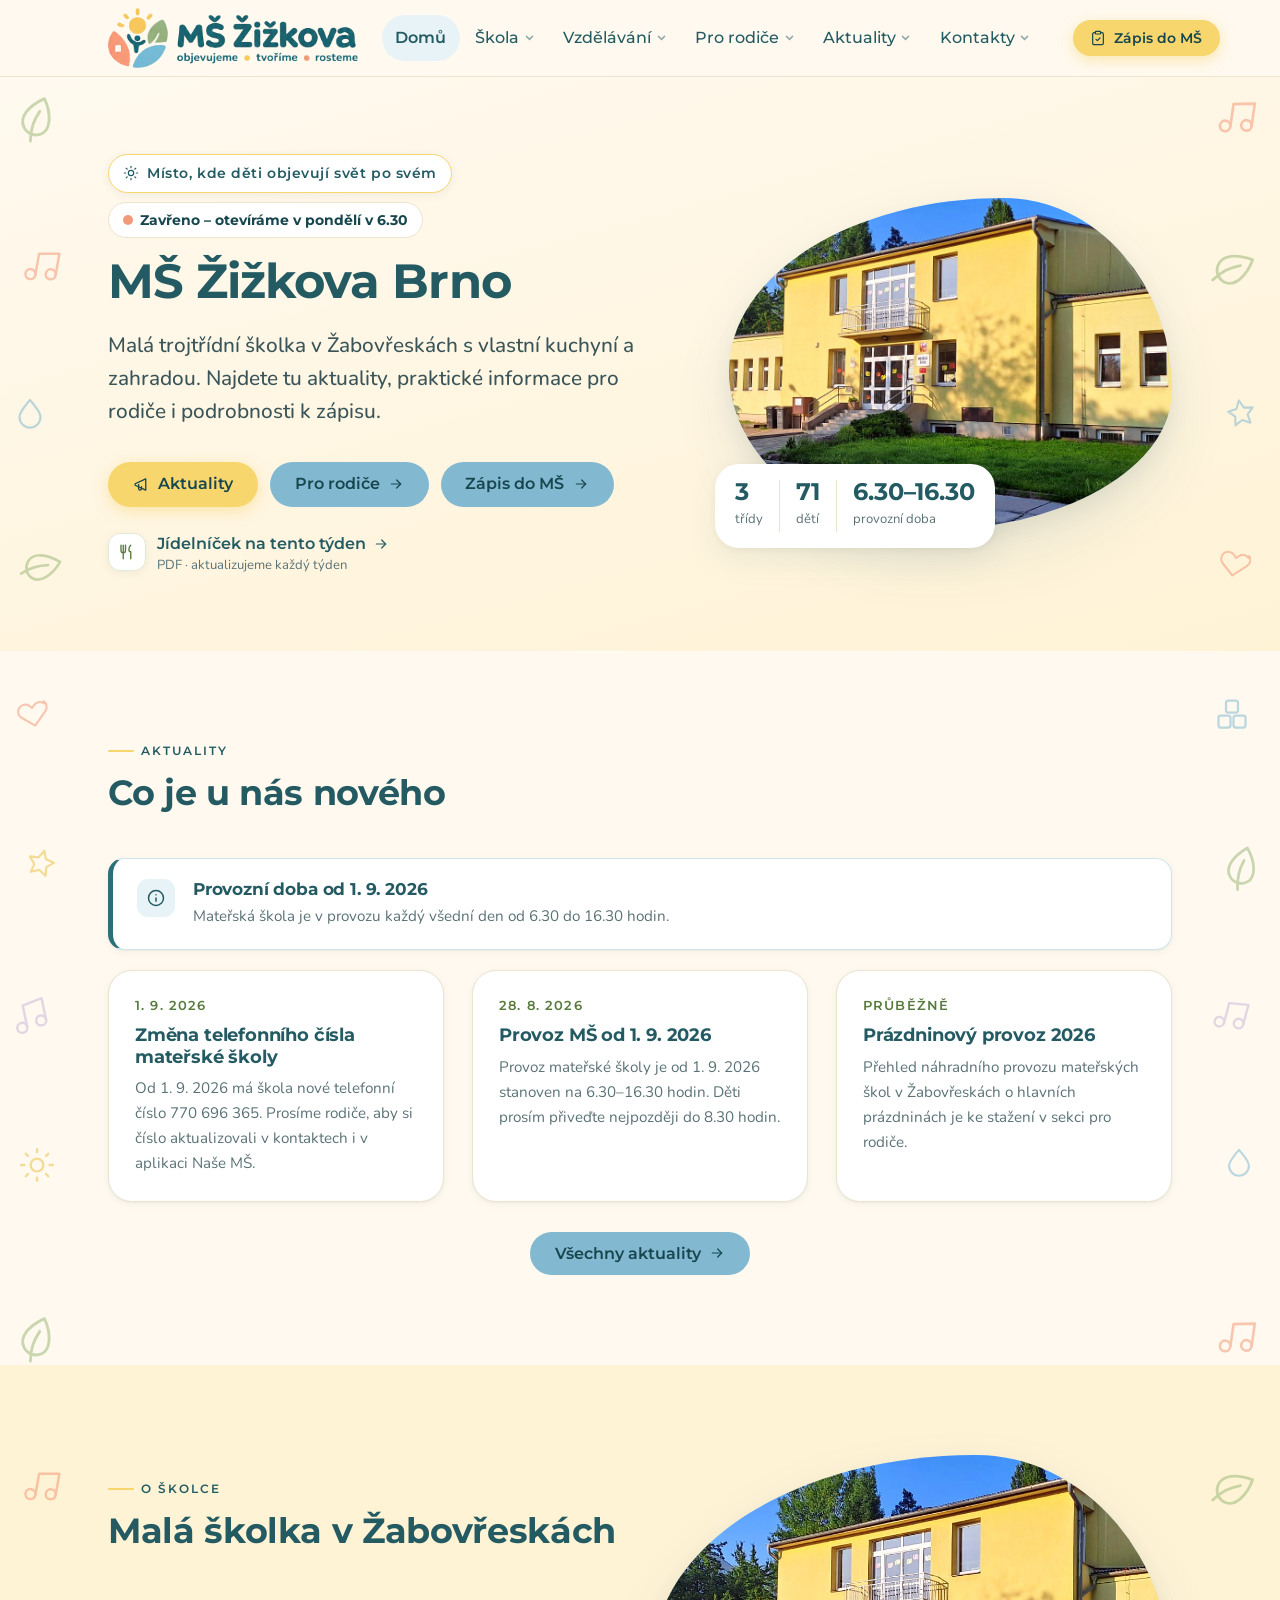
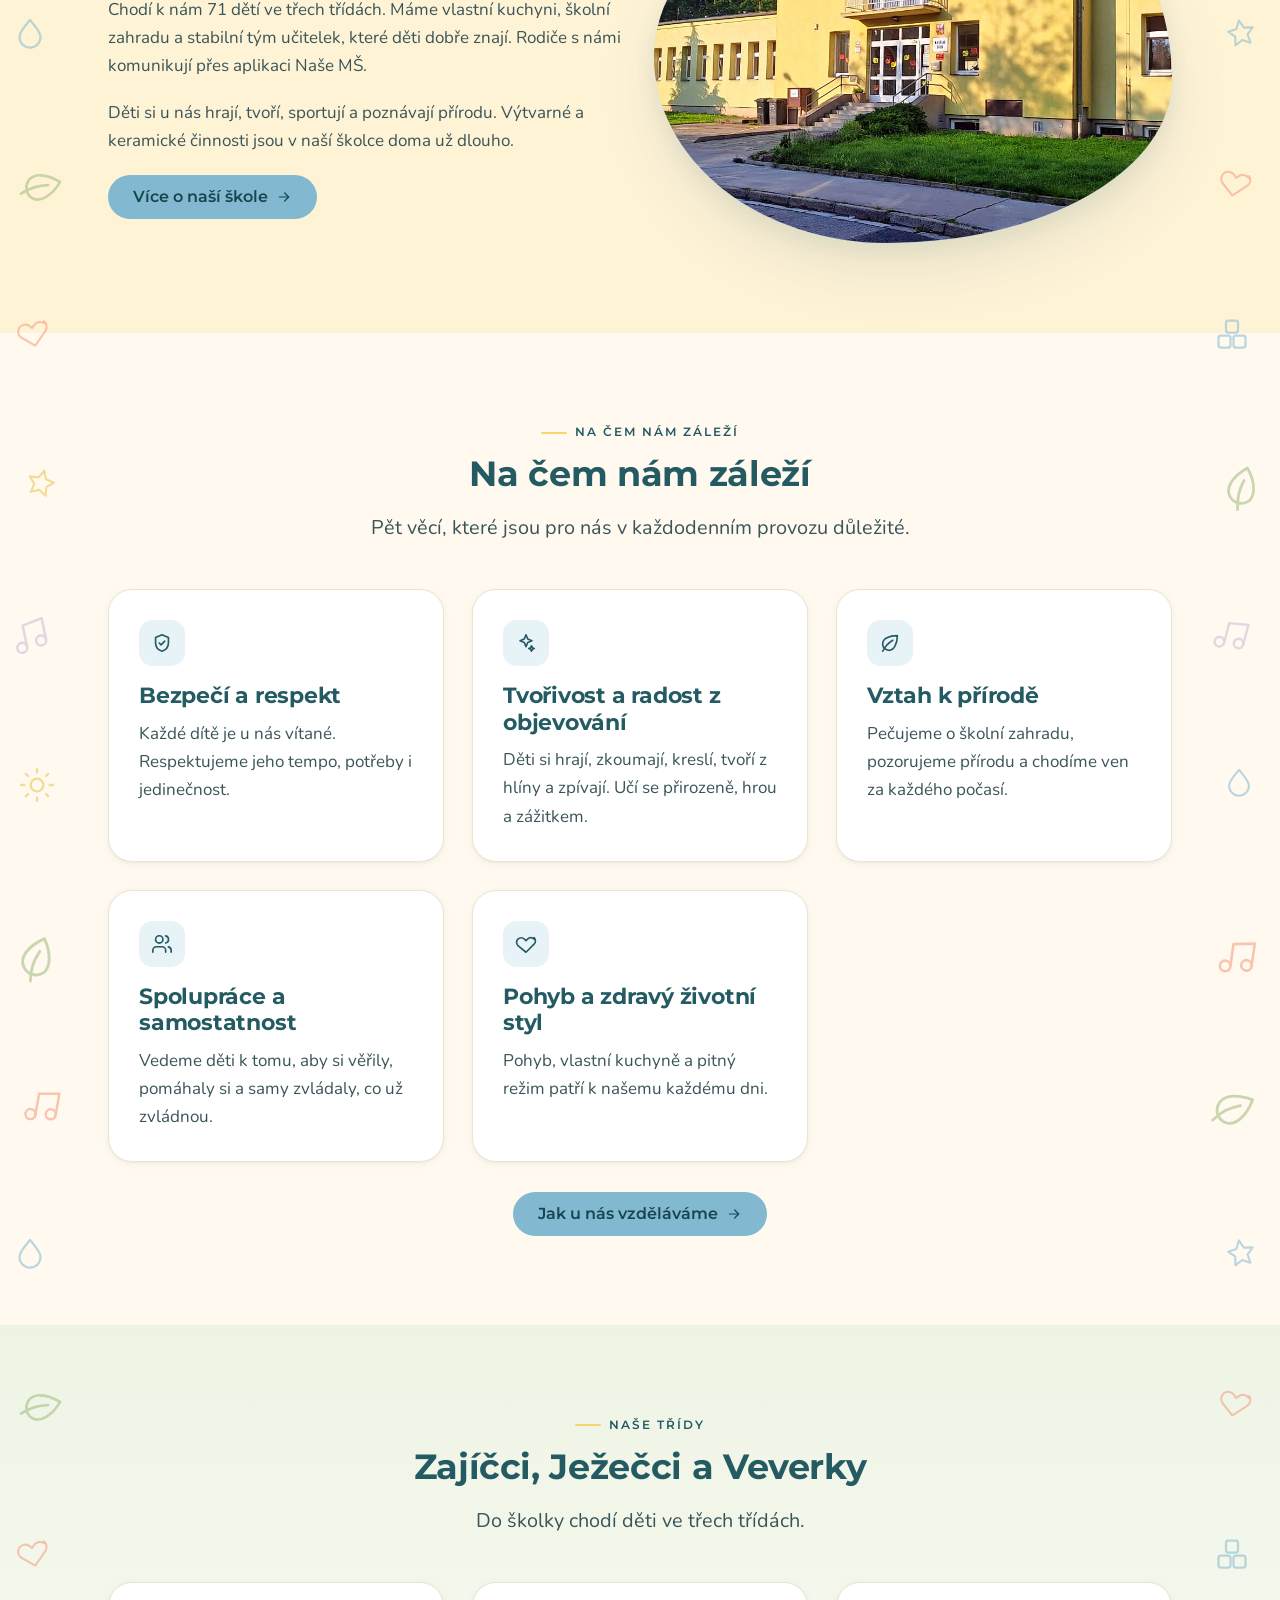
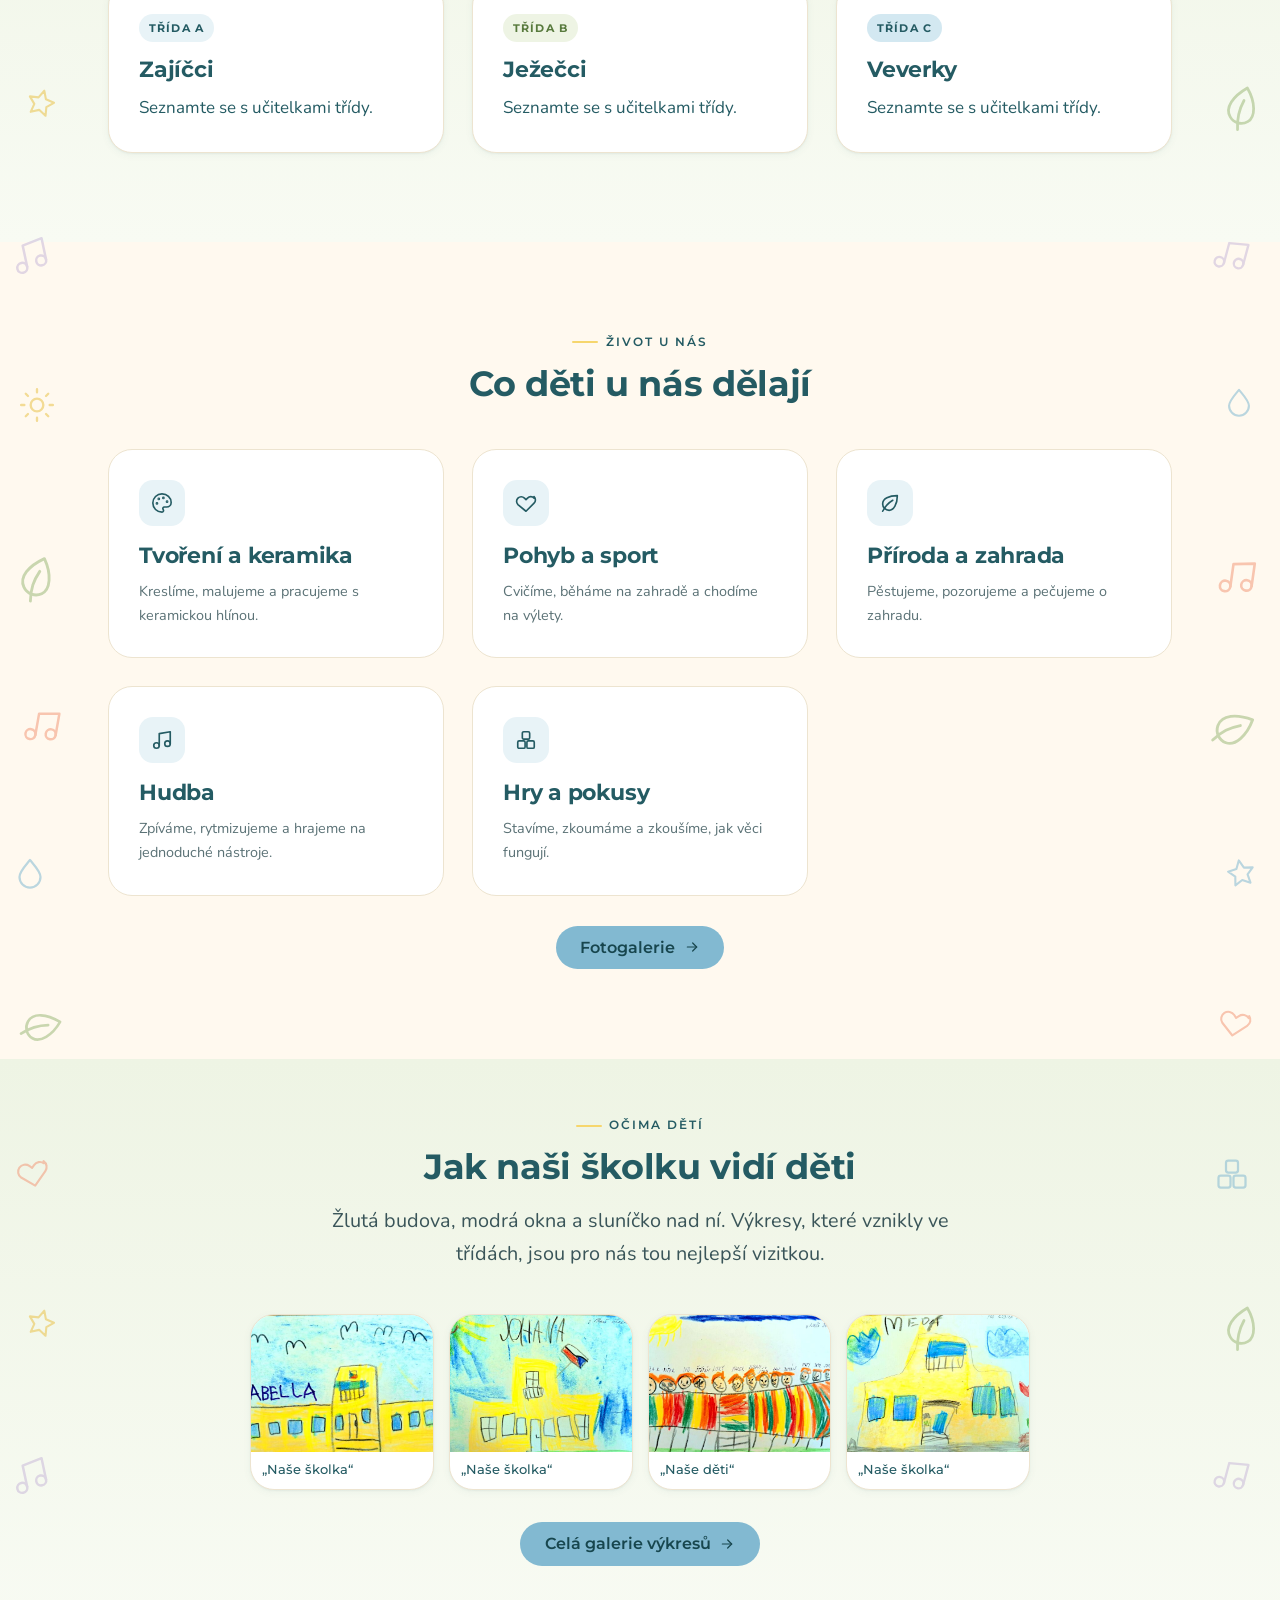
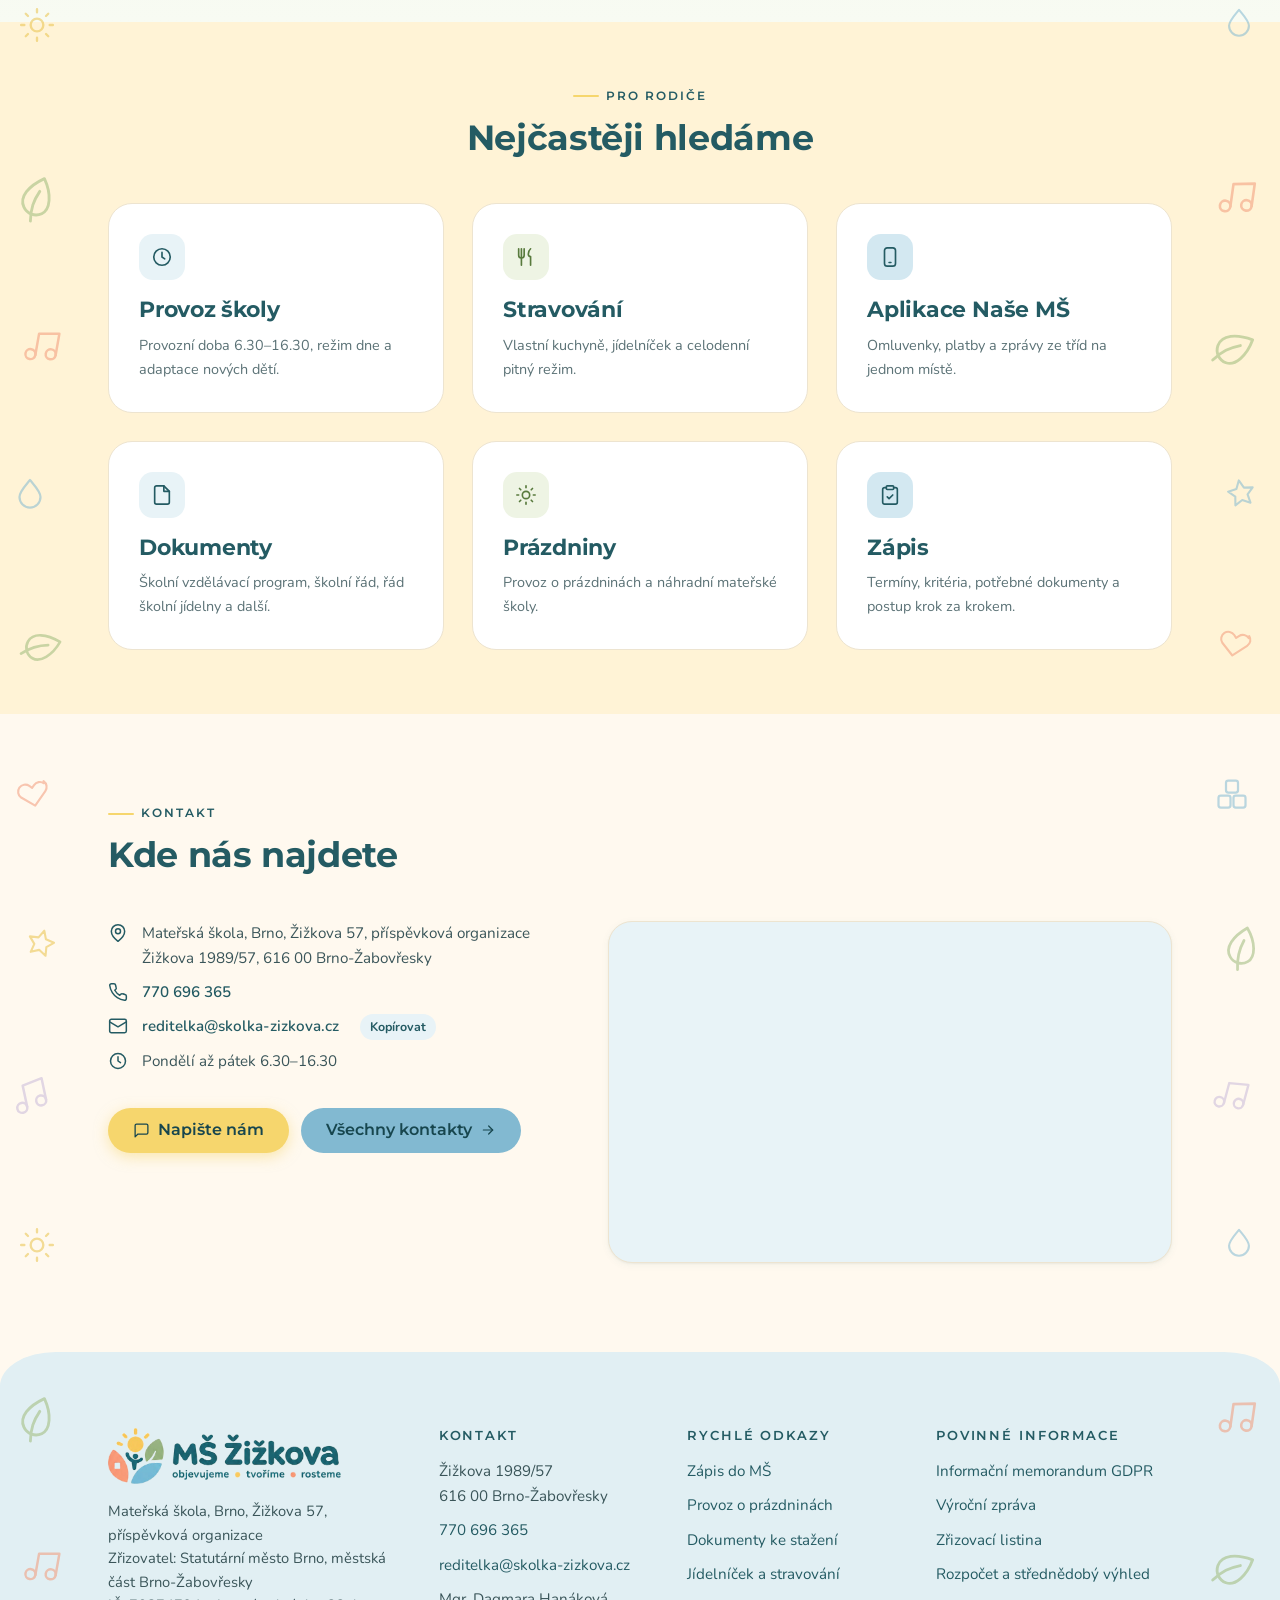
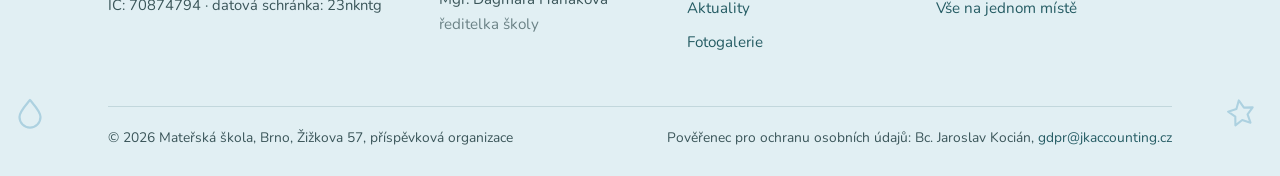
<file: index.html>
<!doctype html>
<html lang="cs">
<head>
<meta charset="utf-8">
<meta name="viewport" content="width=device-width, initial-scale=1">
<title>Mateřská škola Žižkova Brno – MŠ Žižkova 57</title>
<meta name="description" content="Mateřská škola Žižkova 57 v Brně-Žabovřeskách. Aktuality, provoz, stravování, dokumenty ke stažení a informace o zápisu pro rodiče.">
<meta name="robots" content="noindex,nofollow">
<meta name="theme-color" content="#245B63">
<meta property="og:type" content="website">
<meta property="og:title" content="Mateřská škola Žižkova Brno – MŠ Žižkova 57">
<meta property="og:description" content="Mateřská škola Žižkova 57 v Brně-Žabovřeskách. Aktuality, provoz, stravování, dokumenty ke stažení a informace o zápisu pro rodiče.">
<meta property="og:locale" content="cs_CZ">
<meta property="og:image" content="https://www.skolka-zizkova.cz/assets/img/foto/budova.jpg">
<meta name="twitter:card" content="summary_large_image">
<meta property="og:site_name" content="MŠ Žižkova, Brno">
<link rel="icon" href="assets/img/favicon.png" type="image/png">
<link rel="apple-touch-icon" href="assets/img/znacka.png">
<link rel="preconnect" href="https://fonts.googleapis.com">
<link rel="preconnect" href="https://fonts.gstatic.com" crossorigin>
<link rel="stylesheet" href="https://fonts.googleapis.com/css2?family=Nunito:wght@400;600;700&family=Montserrat:wght@500;600;700;800&display=swap">
<link rel="stylesheet" href="assets/css/style.css">
<script type="application/ld+json">
{"@context":"https://schema.org","@type":"Preschool",
"name":"Mateřská škola, Brno, Žižkova 57, příspěvková organizace","alternateName":"MŠ Žižkova, Brno",
"url":"https://www.skolka-zizkova.cz/","telephone":"+420 770 696 365","email":"reditelka@skolka-zizkova.cz",
"address":{"@type":"PostalAddress","streetAddress":"Žižkova 1989/57","addressLocality":"Brno-Žabovřesky","postalCode":"616 00","addressCountry":"CZ"},
"geo":{"@type":"GeoCoordinates","latitude":49.2084792,"longitude":16.5876275},
"openingHours":"Mo-Fr 06:30-16:30"}
</script>
</head>
<body>
<a class="skip" href="#obsah">Přeskočit na obsah</a>
<header class="header"><div class="wrap header__in">
  <a class="logo" href="index.html"><img src="assets/img/logo.png" width="266" height="64" alt="MŠ Žižkova, Brno" data-ei="add9ab24ae"></a>
  <nav class="nav" aria-label="Hlavní navigace"><div class="nav__item"><a class="nav__link" href="index.html" aria-current="page">Domů</a></div><div class="nav__item"><a class="nav__link" href="skola.html">Škola<svg class="nav__caret" viewBox="0 0 12 12" fill="none" stroke="currentColor" stroke-width="2" stroke-linecap="round" aria-hidden="true"><path d="m2 4.5 4 4 4-4"/></svg></a><div class="nav__panel"><a href="skola.html#kdo-jsme">Kdo jsme</a><a href="skola.html#nase-ms">Aplikace Naše MŠ</a><a href="skola.html#vybaveni">Vybavení školy</a><a href="skola.html#zahrada">Školní zahrada</a><a href="skola.html#tym">Náš tým</a><a href="skola.html#provoz">Provoz školy</a><a href="fotogalerie.html">Fotogalerie</a></div></div><div class="nav__item"><a class="nav__link" href="vzdelavani.html">Vzdělávání<svg class="nav__caret" viewBox="0 0 12 12" fill="none" stroke="currentColor" stroke-width="2" stroke-linecap="round" aria-hidden="true"><path d="m2 4.5 4 4 4-4"/></svg></a><div class="nav__panel"><a href="vzdelavani.html#svp">Školní vzdělávací program</a><a href="vzdelavani.html#zamereni">Zaměření školy</a><a href="vzdelavani.html#jak-ucime">Jak učíme</a><a href="vzdelavani.html#predskolaci">Předškolní příprava</a><a href="projekty.html">Projekty a spolupráce</a></div></div><div class="nav__item"><a class="nav__link" href="pro-rodice.html">Pro rodiče<svg class="nav__caret" viewBox="0 0 12 12" fill="none" stroke="currentColor" stroke-width="2" stroke-linecap="round" aria-hidden="true"><path d="m2 4.5 4 4 4-4"/></svg></a><div class="nav__panel"><a href="pro-rodice.html#novi-rodice">Informace pro nové rodiče</a><a href="pro-rodice.html#dokumenty">Dokumenty ke stažení</a><a href="pro-rodice.html#stravovani">Stravování</a><a href="zapis.html">Zápis do MŠ</a><a href="pro-rodice.html#prazdniny">Provoz o prázdninách</a><a href="pro-rodice.html#aktivity">Nadstandardní aktivity</a></div></div><div class="nav__item"><a class="nav__link" href="aktuality.html">Aktuality<svg class="nav__caret" viewBox="0 0 12 12" fill="none" stroke="currentColor" stroke-width="2" stroke-linecap="round" aria-hidden="true"><path d="m2 4.5 4 4 4-4"/></svg></a><div class="nav__panel"><a href="aktuality.html#dulezite">Důležité informace</a><a href="aktuality.html#novinky">Novinky a akce</a></div></div><div class="nav__item"><a class="nav__link" href="kontakty.html">Kontakty<svg class="nav__caret" viewBox="0 0 12 12" fill="none" stroke="currentColor" stroke-width="2" stroke-linecap="round" aria-hidden="true"><path d="m2 4.5 4 4 4-4"/></svg></a><div class="nav__panel"><a href="kontakty.html#udaje">Kontaktní údaje</a><a href="kontakty.html#doprava">Jak se k nám dostanete</a><a href="kontakty.html#povinne">Povinně zveřejňované informace</a></div></div></nav>
  <a class="header__tel" href="tel:+420770696365"><svg width="16" height="16" viewBox="0 0 24 24" fill="none" stroke="currentColor" stroke-width="1.8" stroke-linecap="round" stroke-linejoin="round" aria-hidden="true"><path d="M22 16.9v3a2 2 0 0 1-2.2 2 19.8 19.8 0 0 1-8.6-3.1 19.5 19.5 0 0 1-6-6A19.8 19.8 0 0 1 2.1 4.2 2 2 0 0 1 4.1 2h3a2 2 0 0 1 2 1.7c.1 1 .4 1.9.7 2.8a2 2 0 0 1-.4 2.1L8.1 9.9a16 16 0 0 0 6 6l1.3-1.3a2 2 0 0 1 2.1-.4c.9.3 1.8.6 2.8.7a2 2 0 0 1 1.7 2Z"/></svg> 770 696 365</a>
  <a class="btn btn--primary btn--sm header__cta" href="zapis.html"><svg width="16" height="16" viewBox="0 0 24 24" fill="none" stroke="currentColor" stroke-width="1.8" stroke-linecap="round" stroke-linejoin="round" aria-hidden="true"><path d="M16 4h2a2 2 0 0 1 2 2v14a2 2 0 0 1-2 2H6a2 2 0 0 1-2-2V6a2 2 0 0 1 2-2h2"/><rect x="8" y="2" width="8" height="4" rx="1"/><path d="m9 14 2 2 4-4"/></svg> Zápis do MŠ</a>
  <button class="burger" type="button" aria-label="Otevřít menu" aria-expanded="false" data-menu-open><span></span></button>
</div></header>

<div class="mobile" id="mobilni-menu" hidden>
  <div class="wrap" style="padding:0">
    <div class="mobile__top">
      <a class="logo" href="index.html"><img src="assets/img/logo.png" width="266" height="64" alt="MŠ Žižkova, Brno" data-ei="add9ab24ae"></a>
      <button class="mobile__close" type="button" aria-label="Zavřít menu" data-menu-close>&times;</button>
    </div>
    <div class="mobile__group"><a href="index.html">Domů</a></div><div class="mobile__group"><a href="skola.html">Škola</a><div class="mobile__sub"><a href="skola.html#kdo-jsme">Kdo jsme</a><a href="skola.html#nase-ms">Aplikace Naše MŠ</a><a href="skola.html#vybaveni">Vybavení školy</a><a href="skola.html#zahrada">Školní zahrada</a><a href="skola.html#tym">Náš tým</a><a href="skola.html#provoz">Provoz školy</a><a href="fotogalerie.html">Fotogalerie</a></div></div><div class="mobile__group"><a href="vzdelavani.html">Vzdělávání</a><div class="mobile__sub"><a href="vzdelavani.html#svp">Školní vzdělávací program</a><a href="vzdelavani.html#zamereni">Zaměření školy</a><a href="vzdelavani.html#jak-ucime">Jak učíme</a><a href="vzdelavani.html#predskolaci">Předškolní příprava</a><a href="projekty.html">Projekty a spolupráce</a></div></div><div class="mobile__group"><a href="pro-rodice.html">Pro rodiče</a><div class="mobile__sub"><a href="pro-rodice.html#novi-rodice">Informace pro nové rodiče</a><a href="pro-rodice.html#dokumenty">Dokumenty ke stažení</a><a href="pro-rodice.html#stravovani">Stravování</a><a href="zapis.html">Zápis do MŠ</a><a href="pro-rodice.html#prazdniny">Provoz o prázdninách</a><a href="pro-rodice.html#aktivity">Nadstandardní aktivity</a></div></div><div class="mobile__group"><a href="aktuality.html">Aktuality</a><div class="mobile__sub"><a href="aktuality.html#dulezite">Důležité informace</a><a href="aktuality.html#novinky">Novinky a akce</a></div></div><div class="mobile__group"><a href="kontakty.html">Kontakty</a><div class="mobile__sub"><a href="kontakty.html#udaje">Kontaktní údaje</a><a href="kontakty.html#doprava">Jak se k nám dostanete</a><a href="kontakty.html#povinne">Povinně zveřejňované informace</a></div></div>
    <div class="mobile__cta">
      <a class="btn btn--primary" href="zapis.html"><svg width="16" height="16" viewBox="0 0 24 24" fill="none" stroke="currentColor" stroke-width="1.8" stroke-linecap="round" stroke-linejoin="round" aria-hidden="true"><path d="M16 4h2a2 2 0 0 1 2 2v14a2 2 0 0 1-2 2H6a2 2 0 0 1-2-2V6a2 2 0 0 1 2-2h2"/><rect x="8" y="2" width="8" height="4" rx="1"/><path d="m9 14 2 2 4-4"/></svg> Zápis do MŠ</a>
      <a class="btn btn--ghost" href="tel:+420770696365"><svg width="16" height="16" viewBox="0 0 24 24" fill="none" stroke="currentColor" stroke-width="1.8" stroke-linecap="round" stroke-linejoin="round" aria-hidden="true"><path d="M22 16.9v3a2 2 0 0 1-2.2 2 19.8 19.8 0 0 1-8.6-3.1 19.5 19.5 0 0 1-6-6A19.8 19.8 0 0 1 2.1 4.2 2 2 0 0 1 4.1 2h3a2 2 0 0 1 2 1.7c.1 1 .4 1.9.7 2.8a2 2 0 0 1-.4 2.1L8.1 9.9a16 16 0 0 0 6 6l1.3-1.3a2 2 0 0 1 2.1-.4c.9.3 1.8.6 2.8.7a2 2 0 0 1 1.7 2Z"/></svg> 770 696 365</a>
      <a class="btn btn--ghost" href="mailto:reditelka@skolka-zizkova.cz"><svg width="16" height="16" viewBox="0 0 24 24" fill="none" stroke="currentColor" stroke-width="1.8" stroke-linecap="round" stroke-linejoin="round" aria-hidden="true"><path d="M21 15a2 2 0 0 1-2 2H7l-4 4V5a2 2 0 0 1 2-2h14a2 2 0 0 1 2 2z"/></svg> Napište nám</a>
    </div>
  </div>
</div>
<main id="obsah">

<section class="hero"><div class="wrap hero__in">
  <div class="hero__copy">
    <span class="hero__motto"><svg width="16" height="16" viewBox="0 0 24 24" fill="none" stroke="currentColor" stroke-width="1.8" stroke-linecap="round" stroke-linejoin="round" aria-hidden="true"><circle cx="12" cy="12" r="4"/><path d="M12 2v2M12 20v2M4.9 4.9l1.4 1.4M17.7 17.7l1.4 1.4M2 12h2M20 12h2M6.3 17.7l-1.4 1.4M19.1 4.9l-1.4 1.4"/></svg> Místo, kde děti objevují svět po svém</span>
    <span class="stav" data-stav data-od="6.30" data-do="16.30" hidden></span>
    <h1 data-ek="7b9b0d7e3b">MŠ Žižkova Brno</h1>
    <p class="hero__text" data-ek="cd21574867">Malá trojtřídní školka v Žabovřeskách s vlastní kuchyní a zahradou.
      Najdete tu aktuality, praktické informace pro rodiče i podrobnosti k zápisu.</p>
    <div class="hero__actions">
      <a class="btn btn--primary" href="aktuality.html"><svg width="17" height="17" viewBox="0 0 24 24" fill="none" stroke="currentColor" stroke-width="1.8" stroke-linecap="round" stroke-linejoin="round" aria-hidden="true"><path d="m3 11 15-7v16L3 13Z"/><path d="M8 12v6a2 2 0 0 0 4 0v-3"/></svg> Aktuality</a>
      <a class="btn btn--ghost" href="pro-rodice.html">Pro rodiče <svg class="btn__arrow" width="16" height="16" viewBox="0 0 24 24" fill="none" stroke="currentColor" stroke-width="1.8" stroke-linecap="round" stroke-linejoin="round" aria-hidden="true"><path d="M5 12h14"/><path d="m13 6 6 6-6 6"/></svg></a>
      <a class="btn btn--ghost" href="zapis.html">Zápis do MŠ <svg class="btn__arrow" width="16" height="16" viewBox="0 0 24 24" fill="none" stroke="currentColor" stroke-width="1.8" stroke-linecap="round" stroke-linejoin="round" aria-hidden="true"><path d="M5 12h14"/><path d="m13 6 6 6-6 6"/></svg></a>
    </div>
    <a class="hero__link" href="assets/dokumenty/jidelnicek-aktualni.pdf" target="_blank" rel="noopener">
      <span class="hero__link-ico"><svg width="18" height="18" viewBox="0 0 24 24" fill="none" stroke="currentColor" stroke-width="1.8" stroke-linecap="round" stroke-linejoin="round" aria-hidden="true"><path d="M4 3v7a3 3 0 0 0 6 0V3"/><path d="M7 3v18"/><path d="M17 3c-1.7 1.5-2.5 3.5-2.5 6 0 1.5.8 2.5 2.5 2.5V21"/></svg></span>
      <span>
        <span class="hero__link-title">Jídelníček na tento týden <svg class="btn__arrow" width="16" height="16" viewBox="0 0 24 24" fill="none" stroke="currentColor" stroke-width="1.8" stroke-linecap="round" stroke-linejoin="round" aria-hidden="true"><path d="M5 12h14"/><path d="m13 6 6 6-6 6"/></svg></span>
        <span class="hero__link-note" data-ek="810f41b450">PDF &middot; aktualizujeme každý týden</span>
      </span>
    </a>
  </div>
  <div class="hero__media">
    <div class="hero__photo"><img src="assets/img/foto/budova-hero.jpg" width="960" height="720" alt="Budova mateřské školy Žižkova – vstup s balkonem" style="width:100%;height:100%;object-fit:cover;display:block" data-ei="1d17970f65"></div>
    <div class="hero__badge">
      <div><b>3</b><span data-ek="50f1b31e43">třídy</span></div>
      <div><b>71</b><span data-ek="9d48daa005">dětí</span></div>
      <div><b>6.30–16.30</b><span data-ek="20a5ef6f73">provozní doba</span></div>
    </div>
  </div>
</div></section>

<section class="section">
  <div class="wrap">
    <div class="section-head"><p class="eyebrow" data-ek="6d596a9a25">Aktuality</p><h2 data-ek="e96c8711c4">Co je u nás nového</h2></div>
    <div class="stack">
      <div class="alert">
        <span class="alert__ico"><svg width="20" height="20" viewBox="0 0 24 24" fill="none" stroke="currentColor" stroke-width="1.8" stroke-linecap="round" stroke-linejoin="round" aria-hidden="true"><circle cx="12" cy="12" r="9"/><path d="M12 16v-4"/><path d="M12 8h.01"/></svg></span>
        <div><h3 data-ek="2e28aad83b">Provozní doba od 1. 9. 2026</h3>
        <p data-ek="09ecba123b">Mateřská škola je v provozu každý všední den od 6.30 do 16.30 hodin.</p></div>
      </div>
      <div class="grid grid-3" data-novinky="3"><a class="post" href="aktuality.html#novinky"><span class="post__date" data-noedit>1. 9. 2026</span><h3 data-noedit>Změna telefonního čísla mateřské školy</h3><p data-noedit>Od 1. 9. 2026 má škola nové telefonní číslo 770 696 365. Prosíme rodiče, aby si číslo aktualizovali v kontaktech i v aplikaci Naše MŠ.</p></a><a class="post" href="aktuality.html#novinky"><span class="post__date" data-noedit>28. 8. 2026</span><h3 data-noedit>Provoz MŠ od 1. 9. 2026</h3><p data-noedit>Provoz mateřské školy je od 1. 9. 2026 stanoven na 6.30–16.30 hodin. Děti prosím přiveďte nejpozději do 8.30 hodin.</p></a><a class="post" href="aktuality.html#novinky"><span class="post__date" data-noedit>Průběžně</span><h3 data-noedit>Prázdninový provoz 2026</h3><p data-noedit>Přehled náhradního provozu mateřských škol v Žabovřeskách o hlavních prázdninách je ke stažení v sekci pro rodiče.</p></a></div>
    </div>
    <div class="center" style="margin-top:30px"><a class="btn btn--ghost" href="aktuality.html">Všechny aktuality <svg class="btn__arrow" width="16" height="16" viewBox="0 0 24 24" fill="none" stroke="currentColor" stroke-width="1.8" stroke-linecap="round" stroke-linejoin="round" aria-hidden="true"><path d="M5 12h14"/><path d="m13 6 6 6-6 6"/></svg></a></div>
  </div>
</section>

<section class="section section--sand">
  <div class="wrap">
    <div class="grid grid-2" style="align-items:center">
      <div>
        <div class="section-head"><p class="eyebrow" data-ek="fd4ba84c43">O školce</p><h2 data-ek="53c6bdc9e8">Malá školka v Žabovřeskách</h2></div>
        <p data-ek="f30f464fdd">Chodí k nám 71 dětí ve třech třídách. Máme vlastní kuchyni, školní zahradu
           a stabilní tým učitelek, které děti dobře znají. Rodiče s námi komunikují přes aplikaci Naše MŠ.</p>
        <p data-ek="4c8a3024ac">Děti si u nás hrají, tvoří, sportují a poznávají přírodu. Výtvarné a keramické činnosti
           jsou v naší školce doma už dlouho.</p>
        <p style="margin-top:20px"><a class="btn btn--ghost" href="skola.html">Více o naší škole <svg class="btn__arrow" width="16" height="16" viewBox="0 0 24 24" fill="none" stroke="currentColor" stroke-width="1.8" stroke-linecap="round" stroke-linejoin="round" aria-hidden="true"><path d="M5 12h14"/><path d="m13 6 6 6-6 6"/></svg></a></p>
      </div>
      <div class="hero__photo"><img src="assets/img/foto/budova.jpg" width="960" height="720" alt="Budova mateřské školy Žižkova" loading="lazy" decoding="async" style="width:100%;height:100%;object-fit:cover;display:block" data-ei="7a8c559dde"></div>
    </div>
  </div>
</section>

<section class="section">
  <div class="wrap">
    <div class="section-head section-head--center"><p class="eyebrow" data-ek="b77ff7b42f">Na čem nám záleží</p><h2 data-ek="b77ff7b42f">Na čem nám záleží</h2><p class="lead" data-ek="34cddfe39b">Pět věcí, které jsou pro nás v každodenním provozu důležité.</p></div>
    <div class="grid grid-3"><article class="card"><div class="card__icon"><svg width="22" height="22" viewBox="0 0 24 24" fill="none" stroke="currentColor" stroke-width="1.8" stroke-linecap="round" stroke-linejoin="round" aria-hidden="true"><path d="M12 3l7 3v6c0 4.4-3 7.6-7 9-4-1.4-7-4.6-7-9V6z"/><path d="m9 12 2 2 4-4"/></svg></div>
    <h3 data-ek="671bdc74d7">Bezpečí a respekt</h3><p data-ek="39182c250f">Každé dítě je u nás vítané. Respektujeme jeho tempo, potřeby i jedinečnost.</p></article><article class="card"><div class="card__icon"><svg width="22" height="22" viewBox="0 0 24 24" fill="none" stroke="currentColor" stroke-width="1.8" stroke-linecap="round" stroke-linejoin="round" aria-hidden="true"><path d="m12 3 1.9 4.6L18.5 9.5l-4.6 1.9L12 16l-1.9-4.6L5.5 9.5l4.6-1.9z"/><path d="m18 15 .9 2.1L21 18l-2.1.9L18 21l-.9-2.1L15 18l2.1-.9z"/></svg></div>
    <h3 data-ek="3d31bb8862">Tvořivost a radost z objevování</h3><p data-ek="9c5befd498">Děti si hrají, zkoumají, kreslí, tvoří z hlíny a zpívají. Učí se přirozeně, hrou a zážitkem.</p></article><article class="card"><div class="card__icon"><svg width="22" height="22" viewBox="0 0 24 24" fill="none" stroke="currentColor" stroke-width="1.8" stroke-linecap="round" stroke-linejoin="round" aria-hidden="true"><path d="M11 20A7 7 0 0 1 4 13c0-6 7-9 16-9 0 9-4 16-9 16Z"/><path d="M4 21c3-6 6-9 11-12"/></svg></div>
    <h3 data-ek="07a7a7a1b6">Vztah k přírodě</h3><p data-ek="fe2fda14cc">Pečujeme o školní zahradu, pozorujeme přírodu a chodíme ven za každého počasí.</p></article><article class="card"><div class="card__icon"><svg width="22" height="22" viewBox="0 0 24 24" fill="none" stroke="currentColor" stroke-width="1.8" stroke-linecap="round" stroke-linejoin="round" aria-hidden="true"><path d="M16 21v-2a4 4 0 0 0-4-4H6a4 4 0 0 0-4 4v2"/><circle cx="9" cy="7" r="4"/><path d="M22 21v-2a4 4 0 0 0-3-3.9"/><path d="M16 3.1a4 4 0 0 1 0 7.8"/></svg></div>
    <h3 data-ek="372be8c6ed">Spolupráce a samostatnost</h3><p data-ek="2e24b25a94">Vedeme děti k tomu, aby si věřily, pomáhaly si a samy zvládaly, co už zvládnou.</p></article><article class="card"><div class="card__icon"><svg width="22" height="22" viewBox="0 0 24 24" fill="none" stroke="currentColor" stroke-width="1.8" stroke-linecap="round" stroke-linejoin="round" aria-hidden="true"><path d="M20.8 6.6a5 5 0 0 0-7.1 0L12 8.3l-1.7-1.7a5 5 0 1 0-7.1 7.1L12 21l8.8-8.8a5 5 0 0 0 0-7.1Z"/></svg></div>
    <h3 data-ek="4638d45748">Pohyb a zdravý životní styl</h3><p data-ek="e4ba05b3a3">Pohyb, vlastní kuchyně a pitný režim patří k našemu každému dni.</p></article></div>
    <div class="center" style="margin-top:30px">
      <a class="btn btn--ghost" href="vzdelavani.html">Jak u nás vzděláváme <svg class="btn__arrow" width="16" height="16" viewBox="0 0 24 24" fill="none" stroke="currentColor" stroke-width="1.8" stroke-linecap="round" stroke-linejoin="round" aria-hidden="true"><path d="M5 12h14"/><path d="m13 6 6 6-6 6"/></svg></a>
    </div>
  </div>
</section>

<section class="section section--mint">
  <div class="wrap">
    <div class="section-head section-head--center"><p class="eyebrow" data-ek="f3440dcf0c">Naše třídy</p><h2 data-ek="4c2052364e">Zajíčci, Ježečci a Veverky</h2><p class="lead" data-ek="80b6e98265">Do školky chodí děti ve třech třídách.</p></div>
    <div class="grid grid-3"><a class="card " href="skola.html#tym" style="text-decoration:none">
    <span class="pillar__tag" data-ek="c8c340925d">Třída A</span><h3 data-ek="0c550f9547">Zajíčci</h3><p data-ek="ae3741687f">Seznamte se s učitelkami třídy.</p></a><a class="card card--green" href="skola.html#tym" style="text-decoration:none">
    <span class="pillar__tag" data-ek="9f9d42c4e7">Třída B</span><h3 data-ek="a8031eb020">Ježečci</h3><p data-ek="ae3741687f">Seznamte se s učitelkami třídy.</p></a><a class="card card--teal" href="skola.html#tym" style="text-decoration:none">
    <span class="pillar__tag" data-ek="77f85c34b1">Třída C</span><h3 data-ek="dbc3cef926">Veverky</h3><p data-ek="ae3741687f">Seznamte se s učitelkami třídy.</p></a></div>
  </div>
</section>

<section class="section">
  <div class="wrap">
    <div class="section-head section-head--center"><p class="eyebrow" data-ek="63f686a02f">Život u nás</p><h2 data-ek="460d26c97b">Co děti u nás dělají</h2></div>
    <div class="grid grid-3"><article class="card card--plain"><div class="card__icon"><svg width="22" height="22" viewBox="0 0 24 24" fill="none" stroke="currentColor" stroke-width="1.8" stroke-linecap="round" stroke-linejoin="round" aria-hidden="true"><circle cx="13.5" cy="6.5" r=".6"/><circle cx="17.5" cy="10.5" r=".6"/><circle cx="8.5" cy="7.5" r=".6"/><circle cx="6.5" cy="12.5" r=".6"/><path d="M12 2a10 10 0 0 0 0 20 1.7 1.7 0 0 0 1.3-2.8 1.7 1.7 0 0 1 1.3-2.8H17a5 5 0 0 0 5-5C22 6 17.5 2 12 2Z"/></svg></div>
    <h3 data-ek="33eba5eb89">Tvoření a keramika</h3><p class="small muted" data-ek="1b2f1ef969">Kreslíme, malujeme a pracujeme s keramickou hlínou.</p></article><article class="card card--plain"><div class="card__icon"><svg width="22" height="22" viewBox="0 0 24 24" fill="none" stroke="currentColor" stroke-width="1.8" stroke-linecap="round" stroke-linejoin="round" aria-hidden="true"><path d="M20.8 6.6a5 5 0 0 0-7.1 0L12 8.3l-1.7-1.7a5 5 0 1 0-7.1 7.1L12 21l8.8-8.8a5 5 0 0 0 0-7.1Z"/></svg></div>
    <h3 data-ek="c051c2cbf6">Pohyb a sport</h3><p class="small muted" data-ek="28693d517c">Cvičíme, běháme na zahradě a chodíme na výlety.</p></article><article class="card card--plain"><div class="card__icon"><svg width="22" height="22" viewBox="0 0 24 24" fill="none" stroke="currentColor" stroke-width="1.8" stroke-linecap="round" stroke-linejoin="round" aria-hidden="true"><path d="M11 20A7 7 0 0 1 4 13c0-6 7-9 16-9 0 9-4 16-9 16Z"/><path d="M4 21c3-6 6-9 11-12"/></svg></div>
    <h3 data-ek="e5a4771323">Příroda a zahrada</h3><p class="small muted" data-ek="cf44dbc631">Pěstujeme, pozorujeme a pečujeme o zahradu.</p></article><article class="card card--plain"><div class="card__icon"><svg width="22" height="22" viewBox="0 0 24 24" fill="none" stroke="currentColor" stroke-width="1.8" stroke-linecap="round" stroke-linejoin="round" aria-hidden="true"><path d="M9 18V5l12-2v13"/><circle cx="6" cy="18" r="3"/><circle cx="18" cy="16" r="3"/></svg></div>
    <h3 data-ek="785d1534e9">Hudba</h3><p class="small muted" data-ek="fd05752549">Zpíváme, rytmizujeme a hrajeme na jednoduché nástroje.</p></article><article class="card card--plain"><div class="card__icon"><svg width="22" height="22" viewBox="0 0 24 24" fill="none" stroke="currentColor" stroke-width="1.8" stroke-linecap="round" stroke-linejoin="round" aria-hidden="true"><rect x="3" y="13" width="8" height="8" rx="1.5"/><rect x="13" y="13" width="8" height="8" rx="1.5"/><rect x="8" y="3" width="8" height="8" rx="1.5"/></svg></div>
    <h3 data-ek="2626a66b05">Hry a pokusy</h3><p class="small muted" data-ek="9d3b2e7128">Stavíme, zkoumáme a zkoušíme, jak věci fungují.</p></article></div>
    <div class="center" style="margin-top:30px">
      <a class="btn btn--ghost" href="fotogalerie.html">Fotogalerie <svg class="btn__arrow" width="16" height="16" viewBox="0 0 24 24" fill="none" stroke="currentColor" stroke-width="1.8" stroke-linecap="round" stroke-linejoin="round" aria-hidden="true"><path d="M5 12h14"/><path d="m13 6 6 6-6 6"/></svg></a>
    </div>
  </div>
</section>

<section class="section section--mint" id="vykresy" style="padding-block:clamp(38px,4.4vw,62px)">
  <div class="wrap">
    <div class="section-head section-head--center"><p class="eyebrow" data-ek="fb027cb5d3">Očima dětí</p><h2 data-ek="6b9bd653f2">Jak naši školku vidí děti</h2><p class="lead" data-ek="6f81baad39">Žlutá budova, modrá okna a sluníčko nad ní. Výkresy, které vznikly ve třídách, jsou pro nás tou nejlepší vizitkou.</p></div>
    <div class="vykresy vykresy--male"><figure class="vykres">
  <img src="assets/img/vykresy/vykres-01-nahled.jpg" width="640" height="480"
       alt="Dětská kresba – Naše školka" loading="lazy" decoding="async" data-ei="0208e5371f">
  <figcaption>„Naše školka“<span data-ek="b579609c85">kresba pastelkou</span></figcaption>
</figure><figure class="vykres">
  <img src="assets/img/vykresy/vykres-04-nahled.jpg" width="640" height="480"
       alt="Dětská kresba – Naše školka" loading="lazy" decoding="async" data-ei="7f8473d884">
  <figcaption>„Naše školka“<span data-ek="b579609c85">kresba pastelkou</span></figcaption>
</figure><figure class="vykres">
  <img src="assets/img/vykresy/vykres-05-nahled.jpg" width="640" height="480"
       alt="Dětská kresba – Naše děti" loading="lazy" decoding="async" data-ei="1b423a3ddc">
  <figcaption>„Naše děti“<span data-ek="4a48f6ac03">společná kresba třídy</span></figcaption>
</figure><figure class="vykres">
  <img src="assets/img/vykresy/vykres-08-nahled.jpg" width="640" height="480"
       alt="Dětská kresba – Naše školka" loading="lazy" decoding="async" data-ei="c418b05805">
  <figcaption>„Naše školka“<span data-ek="b579609c85">kresba pastelkou</span></figcaption>
</figure></div>
    <div class="center" style="margin-top:32px">
      <a class="btn btn--ghost" href="fotogalerie.html">Celá galerie výkresů <svg class="btn__arrow" width="16" height="16" viewBox="0 0 24 24" fill="none" stroke="currentColor" stroke-width="1.8" stroke-linecap="round" stroke-linejoin="round" aria-hidden="true"><path d="M5 12h14"/><path d="m13 6 6 6-6 6"/></svg></a>
    </div>
  </div>
</section>

<section class="section section--sand section--tight">
  <div class="wrap">
    <div class="section-head section-head--center"><p class="eyebrow" data-ek="2bbdc08cfa">Pro rodiče</p><h2 data-ek="1b29ba17c4">Nejčastěji hledáme</h2></div>
    <div class="grid grid-3">
      <a class="card card--plain" href="skola.html#provoz" style="text-decoration:none">
        <div class="card__icon"><svg width="22" height="22" viewBox="0 0 24 24" fill="none" stroke="currentColor" stroke-width="1.8" stroke-linecap="round" stroke-linejoin="round" aria-hidden="true"><circle cx="12" cy="12" r="9"/><path d="M12 7v5l3 2"/></svg></div><h3 data-ek="5693538f27">Provoz školy</h3>
        <p class="small muted" data-ek="98c7c05b34">Provozní doba 6.30–16.30, režim dne a adaptace nových dětí.</p></a>
      <a class="card card--plain card--green" href="pro-rodice.html#stravovani" style="text-decoration:none">
        <div class="card__icon"><svg width="22" height="22" viewBox="0 0 24 24" fill="none" stroke="currentColor" stroke-width="1.8" stroke-linecap="round" stroke-linejoin="round" aria-hidden="true"><path d="M4 3v7a3 3 0 0 0 6 0V3"/><path d="M7 3v18"/><path d="M17 3c-1.7 1.5-2.5 3.5-2.5 6 0 1.5.8 2.5 2.5 2.5V21"/></svg></div><h3 data-ek="d7c8af0ecd">Stravování</h3>
        <p class="small muted" data-ek="2b9a4eaaf2">Vlastní kuchyně, jídelníček a celodenní pitný režim.</p></a>
      <a class="card card--plain card--teal" href="skola.html#nase-ms" style="text-decoration:none">
        <div class="card__icon"><svg width="22" height="22" viewBox="0 0 24 24" fill="none" stroke="currentColor" stroke-width="1.8" stroke-linecap="round" stroke-linejoin="round" aria-hidden="true"><rect x="6" y="2" width="12" height="20" rx="3"/><path d="M11 18h2"/></svg></div><h3 data-ek="3f191c4146">Aplikace Naše MŠ</h3>
        <p class="small muted" data-ek="7e8aee3c05">Omluvenky, platby a zprávy ze tříd na jednom místě.</p></a>
      <a class="card card--plain" href="pro-rodice.html#dokumenty" style="text-decoration:none">
        <div class="card__icon"><svg width="22" height="22" viewBox="0 0 24 24" fill="none" stroke="currentColor" stroke-width="1.8" stroke-linecap="round" stroke-linejoin="round" aria-hidden="true"><path d="M14 2H6a2 2 0 0 0-2 2v16a2 2 0 0 0 2 2h12a2 2 0 0 0 2-2V8z"/><path d="M14 2v6h6"/></svg></div><h3 data-ek="99721ea154">Dokumenty</h3>
        <p class="small muted" data-ek="870c857840">Školní vzdělávací program, školní řád, řád školní jídelny a další.</p></a>
      <a class="card card--plain card--green" href="pro-rodice.html#prazdniny" style="text-decoration:none">
        <div class="card__icon"><svg width="22" height="22" viewBox="0 0 24 24" fill="none" stroke="currentColor" stroke-width="1.8" stroke-linecap="round" stroke-linejoin="round" aria-hidden="true"><circle cx="12" cy="12" r="4"/><path d="M12 2v2M12 20v2M4.9 4.9l1.4 1.4M17.7 17.7l1.4 1.4M2 12h2M20 12h2M6.3 17.7l-1.4 1.4M19.1 4.9l-1.4 1.4"/></svg></div><h3 data-ek="697ccd300a">Prázdniny</h3>
        <p class="small muted" data-ek="4f78738b07">Provoz o prázdninách a náhradní mateřské školy.</p></a>
      <a class="card card--plain card--teal" href="zapis.html" style="text-decoration:none">
        <div class="card__icon"><svg width="22" height="22" viewBox="0 0 24 24" fill="none" stroke="currentColor" stroke-width="1.8" stroke-linecap="round" stroke-linejoin="round" aria-hidden="true"><path d="M16 4h2a2 2 0 0 1 2 2v14a2 2 0 0 1-2 2H6a2 2 0 0 1-2-2V6a2 2 0 0 1 2-2h2"/><rect x="8" y="2" width="8" height="4" rx="1"/><path d="m9 14 2 2 4-4"/></svg></div><h3 data-ek="3d8bdc7c47">Zápis</h3>
        <p class="small muted" data-ek="f698e54782">Termíny, kritéria, potřebné dokumenty a postup krok za krokem.</p></a>
    </div>
  </div>
</section>

<section class="section" id="kontakt">
  <div class="wrap">
    <div class="section-head"><p class="eyebrow" data-ek="a92b9bcb16">Kontakt</p><h2 data-ek="e94d8192fd">Kde nás najdete</h2></div>
    <div class="kontakt-grid">
      <div class="kontakt-info">
        <ul class="footer__list kontakt-list">
          <li><svg width="20" height="20" viewBox="0 0 24 24" fill="none" stroke="currentColor" stroke-width="1.8" stroke-linecap="round" stroke-linejoin="round" aria-hidden="true"><path d="M20 10c0 6-8 12-8 12s-8-6-8-12a8 8 0 0 1 16 0Z"/><circle cx="12" cy="10" r="3"/></svg> <span data-ek="c4f6f0c0ca">Mateřská škola, Brno, Žižkova 57, příspěvková organizace<br>Žižkova 1989/57, 616 00 Brno-Žabovřesky</span></li>
          <li><svg width="20" height="20" viewBox="0 0 24 24" fill="none" stroke="currentColor" stroke-width="1.8" stroke-linecap="round" stroke-linejoin="round" aria-hidden="true"><path d="M22 16.9v3a2 2 0 0 1-2.2 2 19.8 19.8 0 0 1-8.6-3.1 19.5 19.5 0 0 1-6-6A19.8 19.8 0 0 1 2.1 4.2 2 2 0 0 1 4.1 2h3a2 2 0 0 1 2 1.7c.1 1 .4 1.9.7 2.8a2 2 0 0 1-.4 2.1L8.1 9.9a16 16 0 0 0 6 6l1.3-1.3a2 2 0 0 1 2.1-.4c.9.3 1.8.6 2.8.7a2 2 0 0 1 1.7 2Z"/></svg> <a href="tel:+420770696365">770 696 365</a></li>
          <li><svg width="20" height="20" viewBox="0 0 24 24" fill="none" stroke="currentColor" stroke-width="1.8" stroke-linecap="round" stroke-linejoin="round" aria-hidden="true"><rect x="2" y="4" width="20" height="16" rx="2"/><path d="m2 7 10 6 10-6"/></svg> <a href="mailto:reditelka@skolka-zizkova.cz">reditelka@skolka-zizkova.cz</a> <button type="button" class="kopirovat" data-kopirovat="reditelka@skolka-zizkova.cz">Kopírovat</button></li>
          <li><svg width="20" height="20" viewBox="0 0 24 24" fill="none" stroke="currentColor" stroke-width="1.8" stroke-linecap="round" stroke-linejoin="round" aria-hidden="true"><circle cx="12" cy="12" r="9"/><path d="M12 7v5l3 2"/></svg> <span data-ek="ad892d5e01">Pondělí až pátek 6.30–16.30</span></li>
        </ul>
        <div class="hero__actions">
          <a class="btn btn--primary" href="kontakty.html#napiste"><svg width="17" height="17" viewBox="0 0 24 24" fill="none" stroke="currentColor" stroke-width="1.8" stroke-linecap="round" stroke-linejoin="round" aria-hidden="true"><path d="M21 15a2 2 0 0 1-2 2H7l-4 4V5a2 2 0 0 1 2-2h14a2 2 0 0 1 2 2z"/></svg> Napište nám</a>
          <a class="btn btn--ghost" href="kontakty.html">Všechny kontakty <svg class="btn__arrow" width="16" height="16" viewBox="0 0 24 24" fill="none" stroke="currentColor" stroke-width="1.8" stroke-linecap="round" stroke-linejoin="round" aria-hidden="true"><path d="M5 12h14"/><path d="m13 6 6 6-6 6"/></svg></a>
        </div>
      </div>
      <div class="map">
        <iframe title="Mapa – MŠ Žižkova" loading="lazy"
          src="https://www.openstreetmap.org/export/embed.html?bbox=16.5836,49.2064,16.5916,49.2104&amp;layer=mapnik&amp;marker=49.2084792,16.5876275"></iframe>
      </div>
    </div>
  </div>
</section>

</main>
<div class="mobbar"><a href="tel:+420770696365"><svg width="18" height="18" viewBox="0 0 24 24" fill="none" stroke="currentColor" stroke-width="1.8" stroke-linecap="round" stroke-linejoin="round" aria-hidden="true"><path d="M22 16.9v3a2 2 0 0 1-2.2 2 19.8 19.8 0 0 1-8.6-3.1 19.5 19.5 0 0 1-6-6A19.8 19.8 0 0 1 2.1 4.2 2 2 0 0 1 4.1 2h3a2 2 0 0 1 2 1.7c.1 1 .4 1.9.7 2.8a2 2 0 0 1-.4 2.1L8.1 9.9a16 16 0 0 0 6 6l1.3-1.3a2 2 0 0 1 2.1-.4c.9.3 1.8.6 2.8.7a2 2 0 0 1 1.7 2Z"/></svg> Zavolat</a><a href="zapis.html"><svg width="18" height="18" viewBox="0 0 24 24" fill="none" stroke="currentColor" stroke-width="1.8" stroke-linecap="round" stroke-linejoin="round" aria-hidden="true"><path d="M16 4h2a2 2 0 0 1 2 2v14a2 2 0 0 1-2 2H6a2 2 0 0 1-2-2V6a2 2 0 0 1 2-2h2"/><rect x="8" y="2" width="8" height="4" rx="1"/><path d="m9 14 2 2 4-4"/></svg> Zápis do MŠ</a></div>
<footer class="footer"><div class="wrap">
  <div class="footer__grid">
    <div>
      <div class="footer__logo"><img src="assets/img/logo.png" width="266" height="64" alt="MŠ Žižkova, Brno" data-ei="add9ab24ae"></div>
      <p class="footer__note" data-ek="675cee1894">Mateřská škola, Brno, Žižkova 57, příspěvková organizace<br>
      Zřizovatel: Statutární město Brno, městská část Brno-Žabovřesky<br>
      IČ: 70874794 &middot; datová schránka: 23nkntg</p>
    </div>
    <div>
      <h4 data-ek="a92b9bcb16">Kontakt</h4>
      <ul class="footer__list">
        <li data-ek="047165a147">Žižkova 1989/57<br>616 00 Brno-Žabovřesky</li>
        <li><a href="tel:+420770696365">770 696 365</a></li>
        <li data-ek="a046a8371a"><a href="mailto:reditelka@skolka-zizkova.cz">reditelka@skolka-zizkova.cz</a></li>
        <li>Mgr. Dagmara Hanáková<br><span style="opacity:.7" data-ek="1de48d62ea">ředitelka školy</span></li>
      </ul>
    </div>
    <div>
      <h4 data-ek="b934b77f71">Rychlé odkazy</h4>
      <ul class="footer__list">
        <li data-ek="65194a90e4"><a href="zapis.html">Zápis do MŠ</a></li>
        <li data-ek="ff194103af"><a href="pro-rodice.html#prazdniny">Provoz o prázdninách</a></li>
        <li data-ek="87f4844120"><a href="pro-rodice.html#dokumenty">Dokumenty ke stažení</a></li>
        <li data-ek="7538ec2c51"><a href="pro-rodice.html#stravovani">Jídelníček a stravování</a></li>
        <li data-ek="4262a1149c"><a href="aktuality.html">Aktuality</a></li>
        <li data-ek="b02e41f07a"><a href="fotogalerie.html">Fotogalerie</a></li>
      </ul>
    </div>
    <div>
      <h4 data-ek="b7e658a9e9">Povinné informace</h4>
      <ul class="footer__list">
        <li data-ek="b642ade033"><a href="assets/dokumenty/gdpr-informacni-memorandum.pdf">Informační memorandum GDPR</a></li>
        <li data-ek="41800d8e8a"><a href="assets/dokumenty/vyrocni-zprava-2025.doc">Výroční zpráva</a></li>
        <li data-ek="54782513d6"><a href="assets/dokumenty/zrizovaci-listina.pdf">Zřizovací listina</a></li>
        <li data-ek="c9d851352d"><a href="assets/dokumenty/rozpocet-2026.docx">Rozpočet a střednědobý výhled</a></li>
        <li data-ek="7723c06fe9"><a href="kontakty.html#povinne">Vše na jednom místě</a></li>
      </ul>
    </div>
  </div>
  <div class="footer__bottom">
    <span>&copy; <span data-rok>2026</span> Mateřská škola, Brno, Žižkova 57, příspěvková organizace</span>
    <span data-ek="a63040f103">Pověřenec pro ochranu osobních údajů: Bc. Jaroslav Kocián, <a href="mailto:gdpr@jkaccounting.cz">gdpr@jkaccounting.cz</a></span>
  </div>
</div></footer>
<script src="assets/js/main.js" defer></script>
</body>
</html>
</file>
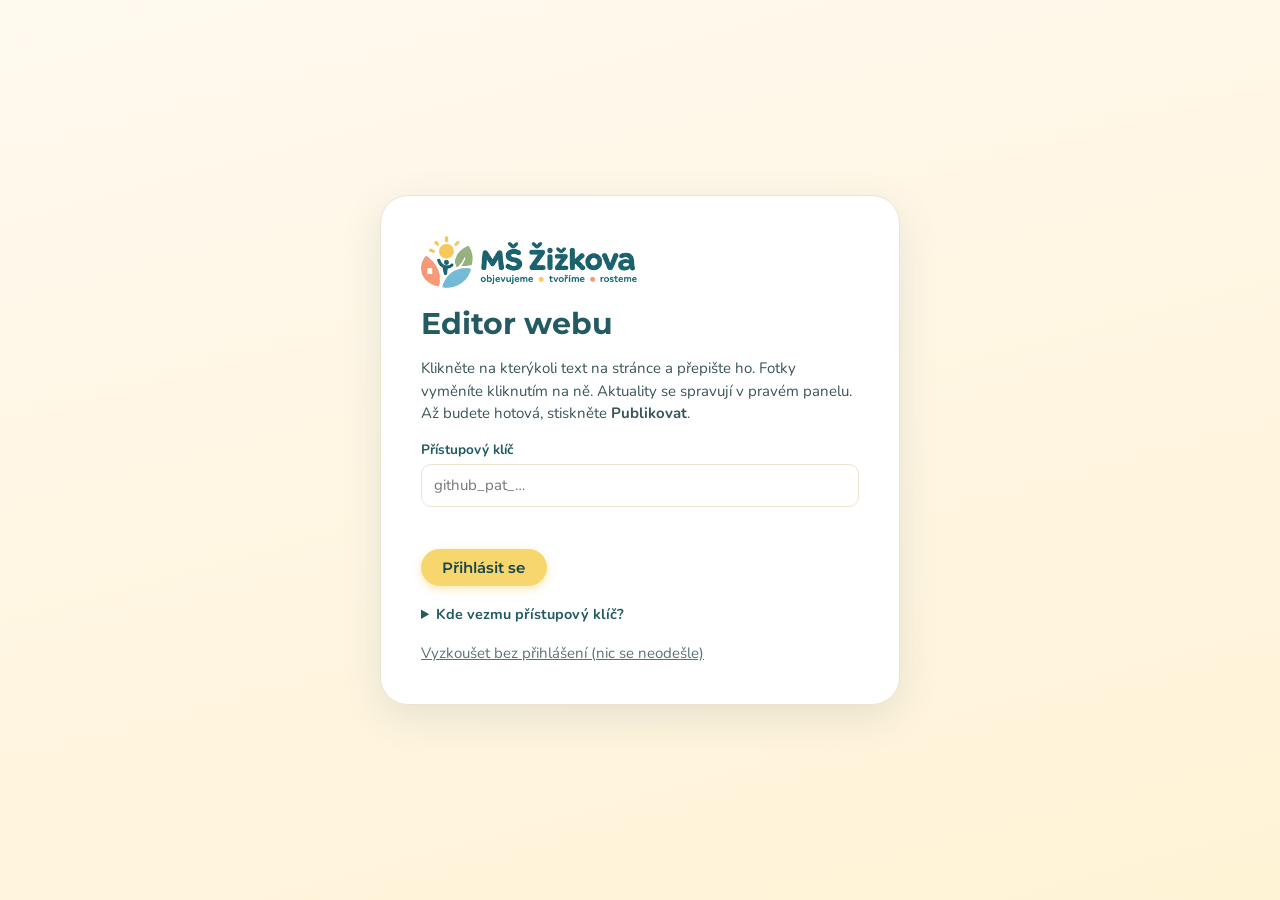
<file: admin/index.html>
<!doctype html>
<html lang="cs">
<head>
<meta charset="utf-8">
<meta name="viewport" content="width=device-width, initial-scale=1">
<meta name="robots" content="noindex,nofollow">
<title>Editor webu MŠ Žižkova</title>
<link rel="icon" href="../assets/img/favicon.png" type="image/png">
<link rel="preconnect" href="https://fonts.googleapis.com">
<link rel="preconnect" href="https://fonts.gstatic.com" crossorigin>
<link rel="stylesheet" href="https://fonts.googleapis.com/css2?family=Nunito:wght@400;600;700&family=Montserrat:wght@500;600;700;800&display=swap">
<link rel="stylesheet" href="editor.css">
</head>
<body>

<!-- ───────── přihlášení ───────── -->
<div class="login" id="login">
  <div class="login__card">
    <img src="../assets/img/logo.png" width="266" height="64" alt="MŠ Žižkova">
    <h1>Editor webu</h1>
    <p>Klikněte na kterýkoli text na stránce a přepište ho. Fotky vyměníte kliknutím na ně.
       Aktuality se spravují v pravém panelu. Až budete hotová, stiskněte <b>Publikovat</b>.</p>
    <label for="klic">Přístupový klíč</label>
    <input id="klic" type="password" autocomplete="off" placeholder="github_pat_…">
    <p class="login__chyba" id="loginChyba" role="alert"></p>
    <button class="btn btn--primary" id="btnPrihlasit" type="button">Přihlásit se</button>
    <details class="login__napoveda">
      <summary>Kde vezmu přístupový klíč?</summary>
      <ol>
        <li>Správce webu (účet vlastnící repozitář <code>kadlecpetr/ms-zizkova</code>) otevře GitHub →
            <b>Settings → Developer settings → Personal access tokens → Fine-grained tokens</b>.</li>
        <li>Vybere <b>pouze repozitář ms-zizkova</b> a oprávnění <b>Contents: Read and write</b>
            (volitelně <b>Actions: Read-only</b> kvůli zobrazení průběhu publikace).</li>
        <li>Vygenerovaný klíč pošle paní ředitelce. Uloží se jen v jejím prohlížeči a lze ho kdykoli zrušit.</li>
      </ol>
    </details>
    <button class="login__offline" id="btnOffline" type="button">Vyzkoušet bez přihlášení (nic se neodešle)</button>
  </div>
</div>

<!-- ───────── editor ───────── -->
<header class="bar" id="bar" hidden>
  <div class="bar__brand"><img src="../assets/img/znacka.png" alt="" width="30" height="30"><b>Editor webu</b></div>
  <label class="bar__page"><span class="sr">Stránka</span>
    <select id="stranka"></select></label>
  <div class="bar__dev" role="group" aria-label="Náhled velikosti">
    <button type="button" data-w="100%" class="is-on" title="Počítač">Počítač</button>
    <button type="button" data-w="820px" title="Tablet">Tablet</button>
    <button type="button" data-w="390px" title="Mobil">Mobil</button>
  </div>
  <div class="bar__stav" id="stav" aria-live="polite">Žádné změny</div>
  <button type="button" class="btn btn--ghost btn--sm" id="btnZahodit">Zahodit změny</button>
  <button type="button" class="btn btn--primary btn--sm" id="btnPublikovat" disabled>Publikovat</button>
</header>

<div class="work" id="work" hidden>
  <main class="stage">
    <div class="stage__loading" id="nacitani">Načítám stránku…</div>
    <iframe id="ramec" title="Náhled stránky" class="stage__frame"></iframe>
  </main>

  <aside class="panel" aria-label="Nástroje">
    <div class="panel__tabs" role="tablist">
      <button type="button" role="tab" data-tab="upravy" class="is-on">Úpravy</button>
      <button type="button" role="tab" data-tab="aktuality">Aktuality</button>
    </div>

    <section class="panel__body" data-pane="upravy">
      <div class="napoveda">
        <h3>Jak upravovat</h3>
        <ul>
          <li><b>Text:</b> klikněte do něj a pište. Označený text můžete zvýraznit nebo udělat odkaz.</li>
          <li><b>Fotka:</b> klikněte na ni a vyberte novou.</li>
          <li><b>Aktuality:</b> záložka nahoře.</li>
          <li>Texty se stejným zněním (např. v patičce) se mění na všech stránkách najednou.</li>
        </ul>
      </div>
      <div class="obr" id="obrPanel" hidden>
        <h3>Vybraná fotka</h3>
        <img id="obrNahled" alt="">
        <label for="obrAlt">Popis fotky (pro nevidomé a vyhledávače)</label>
        <input id="obrAlt" type="text">
        <div class="obr__tl">
          <label class="btn btn--primary btn--sm" for="obrSoubor">Nahradit fotku…</label>
          <input id="obrSoubor" type="file" accept="image/jpeg,image/png,image/webp" hidden>
          <button type="button" class="btn btn--ghost btn--sm" id="obrVratit">Vrátit původní</button>
        </div>
        <p class="drobne">Fotka se automaticky zmenší na šířku nejvýše 1600 px.</p>
      </div>
    </section>

    <section class="panel__body" data-pane="aktuality" hidden>
      <button type="button" class="btn btn--primary btn--sm" id="btnNovaAktualita">+ Přidat aktualitu</button>
      <p class="drobne">Nejnovější dávejte nahoru. Na úvodní stránce se ukazují první tři.</p>
      <div id="aktualityList"></div>
    </section>
  </aside>
</div>

<div class="ftb" id="ftb" hidden>
  <button type="button" data-cmd="bold" title="Tučně"><b>B</b></button>
  <button type="button" data-cmd="italic" title="Kurzíva"><i>I</i></button>
  <button type="button" data-cmd="link" title="Odkaz">Odkaz</button>
  <button type="button" data-cmd="unlink" title="Odebrat odkaz">Zrušit odkaz</button>
</div>

<div class="toast" id="toast" role="status" aria-live="polite" hidden></div>

<script src="editor.js"></script>
</body>
</html>
</file>
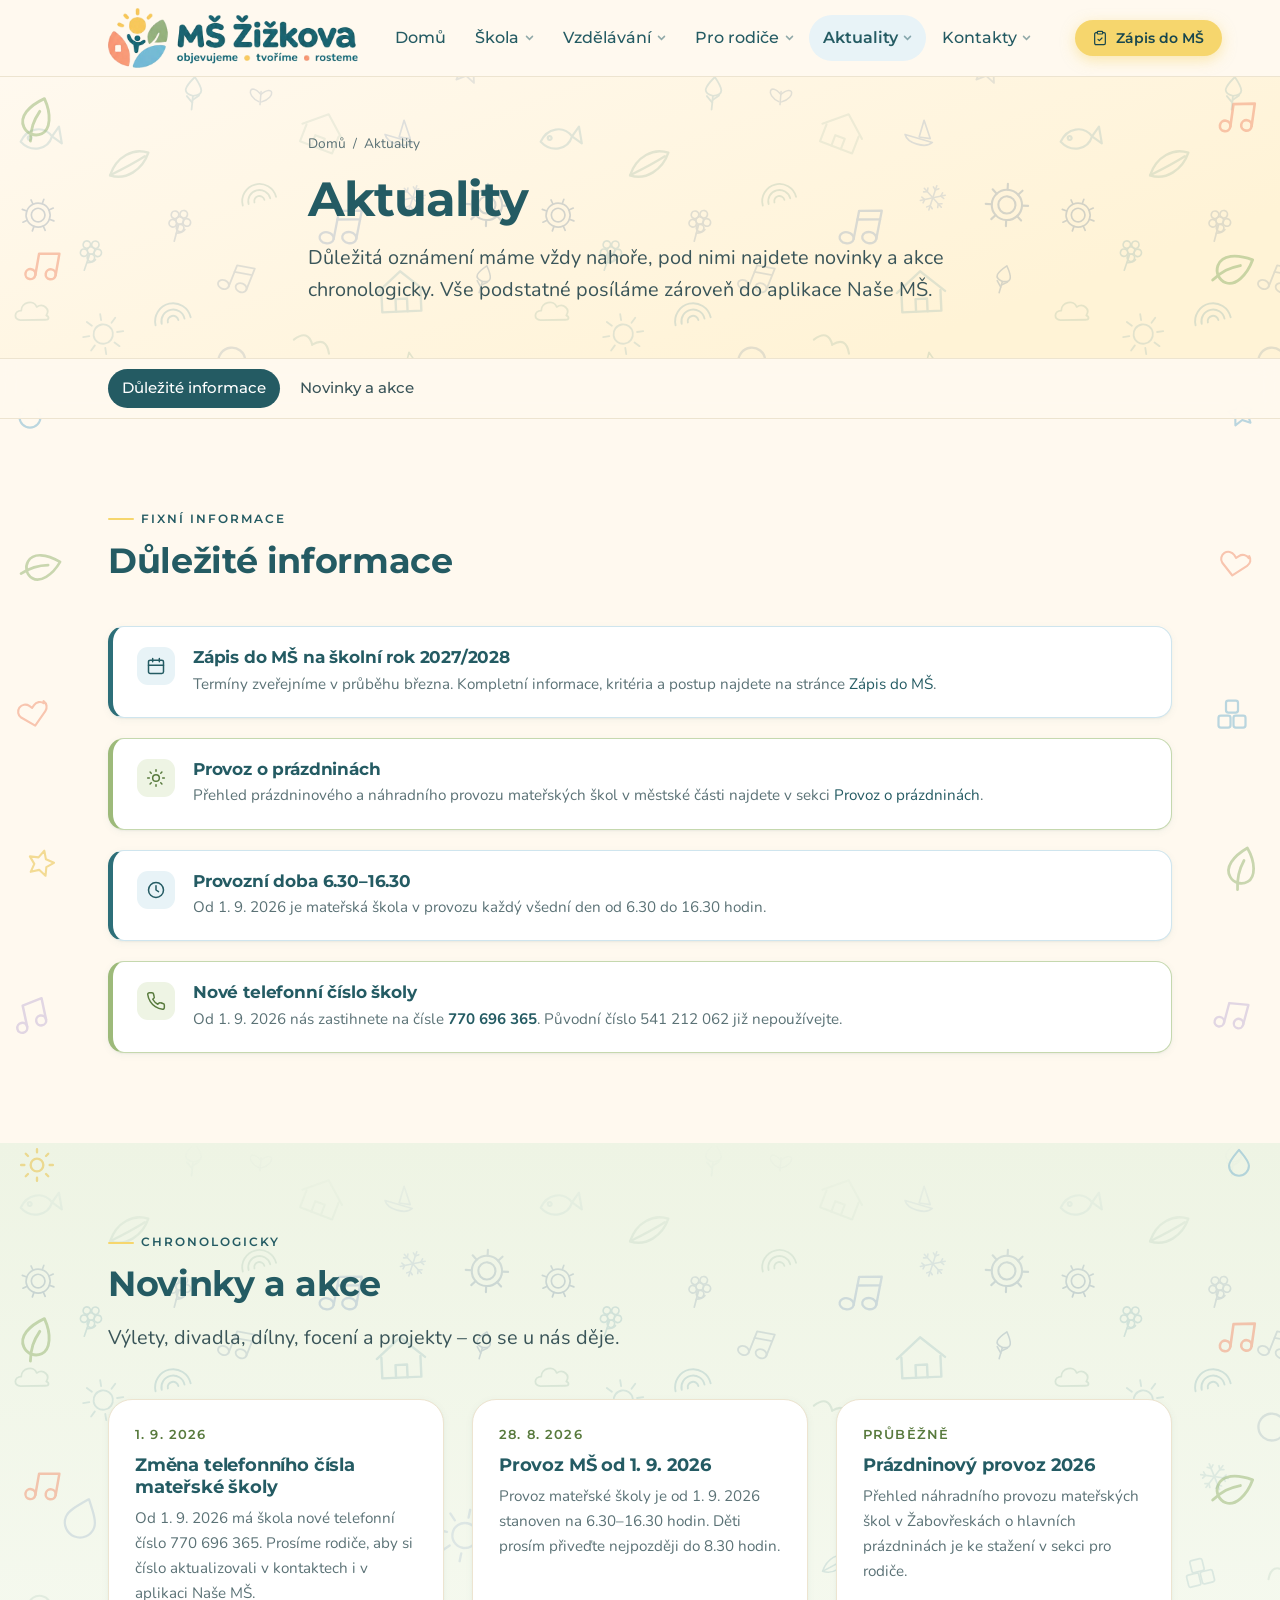
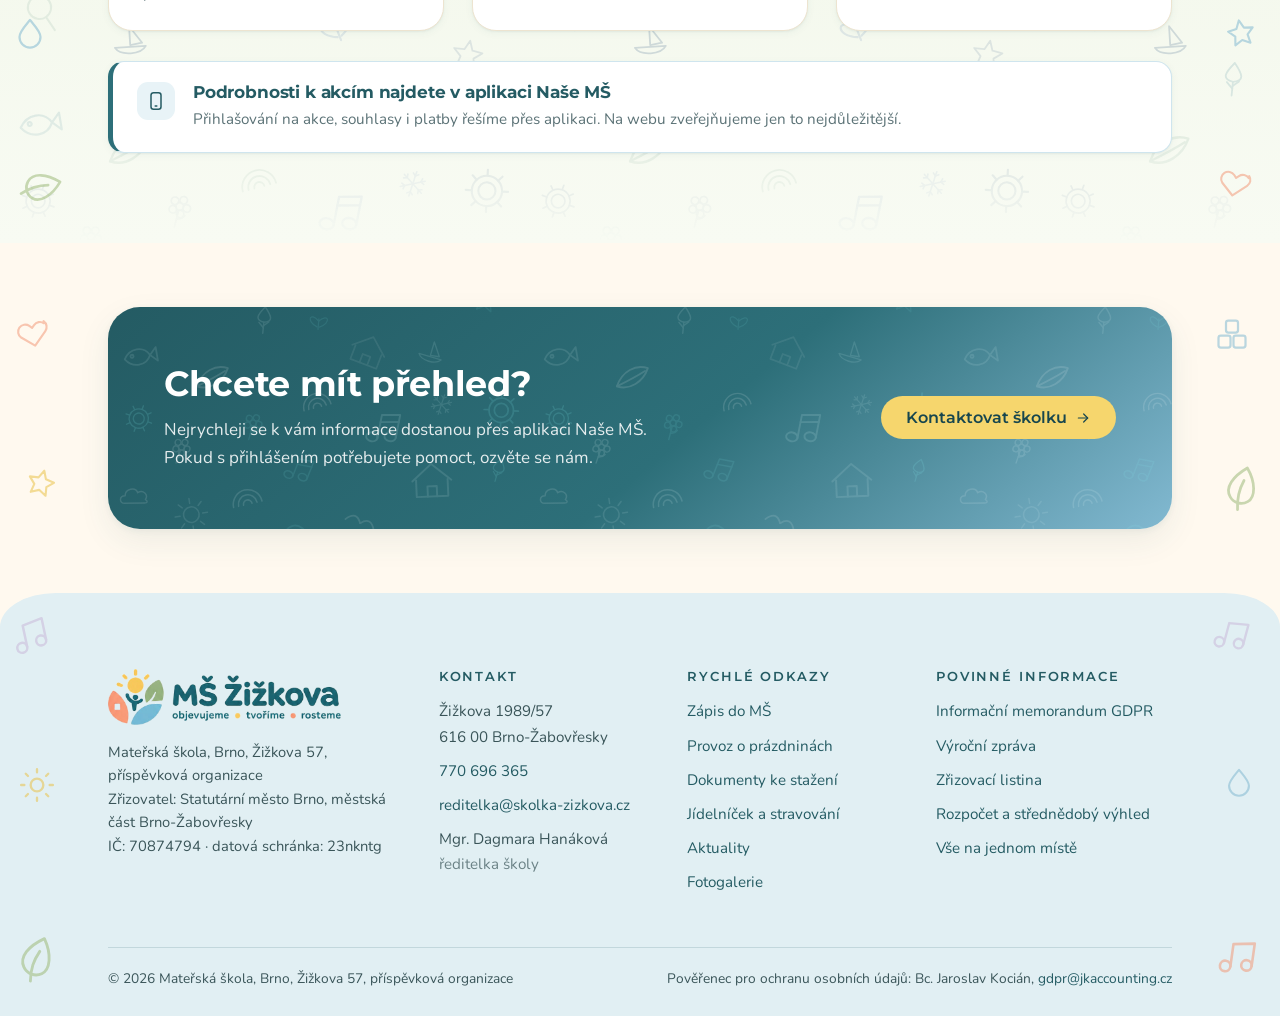
<file: aktuality.html>
<!doctype html>
<html lang="cs">
<head>
<meta charset="utf-8">
<meta name="viewport" content="width=device-width, initial-scale=1">
<title>Aktuality – MŠ Žižkova, Brno</title>
<meta name="description" content="Důležitá oznámení, novinky a akce MŠ Žižkova v Brně-Žabovřeskách.">
<meta name="robots" content="noindex,nofollow">
<meta name="theme-color" content="#245B63">
<meta property="og:type" content="website">
<meta property="og:title" content="Aktuality – MŠ Žižkova, Brno">
<meta property="og:description" content="Důležitá oznámení, novinky a akce MŠ Žižkova v Brně-Žabovřeskách.">
<meta property="og:locale" content="cs_CZ">
<meta property="og:image" content="https://www.skolka-zizkova.cz/assets/img/foto/budova.jpg">
<meta name="twitter:card" content="summary_large_image">
<meta property="og:site_name" content="MŠ Žižkova, Brno">
<link rel="icon" href="assets/img/favicon.png" type="image/png">
<link rel="apple-touch-icon" href="assets/img/znacka.png">
<link rel="preconnect" href="https://fonts.googleapis.com">
<link rel="preconnect" href="https://fonts.gstatic.com" crossorigin>
<link rel="stylesheet" href="https://fonts.googleapis.com/css2?family=Nunito:wght@400;600;700&family=Montserrat:wght@500;600;700;800&display=swap">
<link rel="stylesheet" href="assets/css/style.css">

</head>
<body>
<a class="skip" href="#obsah">Přeskočit na obsah</a>
<header class="header"><div class="wrap header__in">
  <a class="logo" href="index.html"><img src="assets/img/logo.png" width="266" height="64" alt="MŠ Žižkova, Brno" data-ei="add9ab24ae"></a>
  <nav class="nav" aria-label="Hlavní navigace"><div class="nav__item"><a class="nav__link" href="index.html">Domů</a></div><div class="nav__item"><a class="nav__link" href="skola.html">Škola<svg class="nav__caret" viewBox="0 0 12 12" fill="none" stroke="currentColor" stroke-width="2" stroke-linecap="round" aria-hidden="true"><path d="m2 4.5 4 4 4-4"/></svg></a><div class="nav__panel"><a href="skola.html#kdo-jsme">Kdo jsme</a><a href="skola.html#nase-ms">Aplikace Naše MŠ</a><a href="skola.html#vybaveni">Vybavení školy</a><a href="skola.html#zahrada">Školní zahrada</a><a href="skola.html#tym">Náš tým</a><a href="skola.html#provoz">Provoz školy</a><a href="fotogalerie.html">Fotogalerie</a></div></div><div class="nav__item"><a class="nav__link" href="vzdelavani.html">Vzdělávání<svg class="nav__caret" viewBox="0 0 12 12" fill="none" stroke="currentColor" stroke-width="2" stroke-linecap="round" aria-hidden="true"><path d="m2 4.5 4 4 4-4"/></svg></a><div class="nav__panel"><a href="vzdelavani.html#svp">Školní vzdělávací program</a><a href="vzdelavani.html#zamereni">Zaměření školy</a><a href="vzdelavani.html#jak-ucime">Jak učíme</a><a href="vzdelavani.html#predskolaci">Předškolní příprava</a><a href="projekty.html">Projekty a spolupráce</a></div></div><div class="nav__item"><a class="nav__link" href="pro-rodice.html">Pro rodiče<svg class="nav__caret" viewBox="0 0 12 12" fill="none" stroke="currentColor" stroke-width="2" stroke-linecap="round" aria-hidden="true"><path d="m2 4.5 4 4 4-4"/></svg></a><div class="nav__panel"><a href="pro-rodice.html#novi-rodice">Informace pro nové rodiče</a><a href="pro-rodice.html#dokumenty">Dokumenty ke stažení</a><a href="pro-rodice.html#stravovani">Stravování</a><a href="zapis.html">Zápis do MŠ</a><a href="pro-rodice.html#prazdniny">Provoz o prázdninách</a><a href="pro-rodice.html#aktivity">Nadstandardní aktivity</a></div></div><div class="nav__item"><a class="nav__link" href="aktuality.html" aria-current="page">Aktuality<svg class="nav__caret" viewBox="0 0 12 12" fill="none" stroke="currentColor" stroke-width="2" stroke-linecap="round" aria-hidden="true"><path d="m2 4.5 4 4 4-4"/></svg></a><div class="nav__panel"><a href="aktuality.html#dulezite">Důležité informace</a><a href="aktuality.html#novinky">Novinky a akce</a></div></div><div class="nav__item"><a class="nav__link" href="kontakty.html">Kontakty<svg class="nav__caret" viewBox="0 0 12 12" fill="none" stroke="currentColor" stroke-width="2" stroke-linecap="round" aria-hidden="true"><path d="m2 4.5 4 4 4-4"/></svg></a><div class="nav__panel"><a href="kontakty.html#udaje">Kontaktní údaje</a><a href="kontakty.html#doprava">Jak se k nám dostanete</a><a href="kontakty.html#povinne">Povinně zveřejňované informace</a></div></div></nav>
  <a class="header__tel" href="tel:+420770696365"><svg width="16" height="16" viewBox="0 0 24 24" fill="none" stroke="currentColor" stroke-width="1.8" stroke-linecap="round" stroke-linejoin="round" aria-hidden="true"><path d="M22 16.9v3a2 2 0 0 1-2.2 2 19.8 19.8 0 0 1-8.6-3.1 19.5 19.5 0 0 1-6-6A19.8 19.8 0 0 1 2.1 4.2 2 2 0 0 1 4.1 2h3a2 2 0 0 1 2 1.7c.1 1 .4 1.9.7 2.8a2 2 0 0 1-.4 2.1L8.1 9.9a16 16 0 0 0 6 6l1.3-1.3a2 2 0 0 1 2.1-.4c.9.3 1.8.6 2.8.7a2 2 0 0 1 1.7 2Z"/></svg> 770 696 365</a>
  <a class="btn btn--primary btn--sm header__cta" href="zapis.html"><svg width="16" height="16" viewBox="0 0 24 24" fill="none" stroke="currentColor" stroke-width="1.8" stroke-linecap="round" stroke-linejoin="round" aria-hidden="true"><path d="M16 4h2a2 2 0 0 1 2 2v14a2 2 0 0 1-2 2H6a2 2 0 0 1-2-2V6a2 2 0 0 1 2-2h2"/><rect x="8" y="2" width="8" height="4" rx="1"/><path d="m9 14 2 2 4-4"/></svg> Zápis do MŠ</a>
  <button class="burger" type="button" aria-label="Otevřít menu" aria-expanded="false" data-menu-open><span></span></button>
</div></header>

<div class="mobile" id="mobilni-menu" hidden>
  <div class="wrap" style="padding:0">
    <div class="mobile__top">
      <a class="logo" href="index.html"><img src="assets/img/logo.png" width="266" height="64" alt="MŠ Žižkova, Brno" data-ei="add9ab24ae"></a>
      <button class="mobile__close" type="button" aria-label="Zavřít menu" data-menu-close>&times;</button>
    </div>
    <div class="mobile__group"><a href="index.html">Domů</a></div><div class="mobile__group"><a href="skola.html">Škola</a><div class="mobile__sub"><a href="skola.html#kdo-jsme">Kdo jsme</a><a href="skola.html#nase-ms">Aplikace Naše MŠ</a><a href="skola.html#vybaveni">Vybavení školy</a><a href="skola.html#zahrada">Školní zahrada</a><a href="skola.html#tym">Náš tým</a><a href="skola.html#provoz">Provoz školy</a><a href="fotogalerie.html">Fotogalerie</a></div></div><div class="mobile__group"><a href="vzdelavani.html">Vzdělávání</a><div class="mobile__sub"><a href="vzdelavani.html#svp">Školní vzdělávací program</a><a href="vzdelavani.html#zamereni">Zaměření školy</a><a href="vzdelavani.html#jak-ucime">Jak učíme</a><a href="vzdelavani.html#predskolaci">Předškolní příprava</a><a href="projekty.html">Projekty a spolupráce</a></div></div><div class="mobile__group"><a href="pro-rodice.html">Pro rodiče</a><div class="mobile__sub"><a href="pro-rodice.html#novi-rodice">Informace pro nové rodiče</a><a href="pro-rodice.html#dokumenty">Dokumenty ke stažení</a><a href="pro-rodice.html#stravovani">Stravování</a><a href="zapis.html">Zápis do MŠ</a><a href="pro-rodice.html#prazdniny">Provoz o prázdninách</a><a href="pro-rodice.html#aktivity">Nadstandardní aktivity</a></div></div><div class="mobile__group"><a href="aktuality.html">Aktuality</a><div class="mobile__sub"><a href="aktuality.html#dulezite">Důležité informace</a><a href="aktuality.html#novinky">Novinky a akce</a></div></div><div class="mobile__group"><a href="kontakty.html">Kontakty</a><div class="mobile__sub"><a href="kontakty.html#udaje">Kontaktní údaje</a><a href="kontakty.html#doprava">Jak se k nám dostanete</a><a href="kontakty.html#povinne">Povinně zveřejňované informace</a></div></div>
    <div class="mobile__cta">
      <a class="btn btn--primary" href="zapis.html"><svg width="16" height="16" viewBox="0 0 24 24" fill="none" stroke="currentColor" stroke-width="1.8" stroke-linecap="round" stroke-linejoin="round" aria-hidden="true"><path d="M16 4h2a2 2 0 0 1 2 2v14a2 2 0 0 1-2 2H6a2 2 0 0 1-2-2V6a2 2 0 0 1 2-2h2"/><rect x="8" y="2" width="8" height="4" rx="1"/><path d="m9 14 2 2 4-4"/></svg> Zápis do MŠ</a>
      <a class="btn btn--ghost" href="tel:+420770696365"><svg width="16" height="16" viewBox="0 0 24 24" fill="none" stroke="currentColor" stroke-width="1.8" stroke-linecap="round" stroke-linejoin="round" aria-hidden="true"><path d="M22 16.9v3a2 2 0 0 1-2.2 2 19.8 19.8 0 0 1-8.6-3.1 19.5 19.5 0 0 1-6-6A19.8 19.8 0 0 1 2.1 4.2 2 2 0 0 1 4.1 2h3a2 2 0 0 1 2 1.7c.1 1 .4 1.9.7 2.8a2 2 0 0 1-.4 2.1L8.1 9.9a16 16 0 0 0 6 6l1.3-1.3a2 2 0 0 1 2.1-.4c.9.3 1.8.6 2.8.7a2 2 0 0 1 1.7 2Z"/></svg> 770 696 365</a>
      <a class="btn btn--ghost" href="mailto:reditelka@skolka-zizkova.cz"><svg width="16" height="16" viewBox="0 0 24 24" fill="none" stroke="currentColor" stroke-width="1.8" stroke-linecap="round" stroke-linejoin="round" aria-hidden="true"><path d="M21 15a2 2 0 0 1-2 2H7l-4 4V5a2 2 0 0 1 2-2h14a2 2 0 0 1 2 2z"/></svg> Napište nám</a>
    </div>
  </div>
</div>
<main id="obsah">
<section class="pagehead"><div class="wrap pagehead__in">
  <nav class="crumbs" aria-label="Drobečková navigace"><a href="index.html">Domů</a> <span aria-hidden="true">/</span> <span data-ek="6d596a9a25">Aktuality</span></nav>
  <h1 data-ek="6d596a9a25">Aktuality</h1>
  <p class="lead" data-ek="f3f4112a16">Důležitá oznámení máme vždy nahoře, pod nimi najdete novinky a akce chronologicky. Vše podstatné posíláme zároveň do aplikace Naše MŠ.</p>
</div></section><nav class="subnav" aria-label="Obsah stránky"><div class="wrap subnav__in"><a href="#dulezite">Důležité informace</a><a href="#novinky">Novinky a akce</a></div></nav>

<section class="section" id="dulezite">
  <div class="wrap">
    <div class="section-head"><p class="eyebrow" data-ek="dc939cc591">Fixní informace</p><h2 data-ek="7eadc24e46">Důležité informace</h2></div>
    <div class="stack"><div class="alert">
      <span class="alert__ico"><svg width="20" height="20" viewBox="0 0 24 24" fill="none" stroke="currentColor" stroke-width="1.8" stroke-linecap="round" stroke-linejoin="round" aria-hidden="true"><rect x="3" y="5" width="18" height="16" rx="2"/><path d="M8 3v4M16 3v4M3 11h18"/></svg></span>
      <div><h3 data-ek="d02a265920">Zápis do MŠ na školní rok 2027/2028</h3><p data-ek="831cb7ba26">Termíny zveřejníme v průběhu března. Kompletní informace, kritéria a postup najdete na stránce <a href="zapis.html">Zápis do MŠ</a>.</p></div></div><div class="alert alert--green">
      <span class="alert__ico"><svg width="20" height="20" viewBox="0 0 24 24" fill="none" stroke="currentColor" stroke-width="1.8" stroke-linecap="round" stroke-linejoin="round" aria-hidden="true"><circle cx="12" cy="12" r="4"/><path d="M12 2v2M12 20v2M4.9 4.9l1.4 1.4M17.7 17.7l1.4 1.4M2 12h2M20 12h2M6.3 17.7l-1.4 1.4M19.1 4.9l-1.4 1.4"/></svg></span>
      <div><h3 data-ek="4dccaad1d2">Provoz o prázdninách</h3><p data-ek="76b75b95d8">Přehled prázdninového a náhradního provozu mateřských škol v městské části najdete v sekci <a href="pro-rodice.html#prazdniny">Provoz o prázdninách</a>.</p></div></div><div class="alert">
      <span class="alert__ico"><svg width="20" height="20" viewBox="0 0 24 24" fill="none" stroke="currentColor" stroke-width="1.8" stroke-linecap="round" stroke-linejoin="round" aria-hidden="true"><circle cx="12" cy="12" r="9"/><path d="M12 7v5l3 2"/></svg></span>
      <div><h3 data-ek="f9cc4bc7ce">Provozní doba 6.30–16.30</h3><p data-ek="57a1195b55">Od 1. 9. 2026 je mateřská škola v provozu každý všední den od 6.30 do 16.30 hodin.</p></div></div><div class="alert alert--green">
      <span class="alert__ico"><svg width="20" height="20" viewBox="0 0 24 24" fill="none" stroke="currentColor" stroke-width="1.8" stroke-linecap="round" stroke-linejoin="round" aria-hidden="true"><path d="M22 16.9v3a2 2 0 0 1-2.2 2 19.8 19.8 0 0 1-8.6-3.1 19.5 19.5 0 0 1-6-6A19.8 19.8 0 0 1 2.1 4.2 2 2 0 0 1 4.1 2h3a2 2 0 0 1 2 1.7c.1 1 .4 1.9.7 2.8a2 2 0 0 1-.4 2.1L8.1 9.9a16 16 0 0 0 6 6l1.3-1.3a2 2 0 0 1 2.1-.4c.9.3 1.8.6 2.8.7a2 2 0 0 1 1.7 2Z"/></svg></span>
      <div><h3 data-ek="da42bf4590">Nové telefonní číslo školy</h3><p data-ek="25eb2b7ab4">Od 1. 9. 2026 nás zastihnete na čísle <a href="tel:+420770696365"><strong>770 696 365</strong></a>. Původní číslo 541 212 062 již nepoužívejte.</p></div></div></div>
  </div>
</section>

<section class="section section--mint section--pattern" id="novinky">
  <div class="wrap">
    <div class="section-head"><p class="eyebrow" data-ek="ec40961e28">Chronologicky</p><h2 data-ek="c81ff74eec">Novinky a akce</h2><p class="lead" data-ek="7bd9e32579">Výlety, divadla, dílny, focení a projekty – co se u nás děje.</p></div>
    <div class="grid grid-3" data-novinky="all"><article class="post"><span class="post__date" data-noedit>1. 9. 2026</span><h3 data-noedit>Změna telefonního čísla mateřské školy</h3><p data-noedit>Od 1. 9. 2026 má škola nové telefonní číslo 770 696 365. Prosíme rodiče, aby si číslo aktualizovali v kontaktech i v aplikaci Naše MŠ.</p></article><article class="post"><span class="post__date" data-noedit>28. 8. 2026</span><h3 data-noedit>Provoz MŠ od 1. 9. 2026</h3><p data-noedit>Provoz mateřské školy je od 1. 9. 2026 stanoven na 6.30–16.30 hodin. Děti prosím přiveďte nejpozději do 8.30 hodin.</p></article><article class="post"><span class="post__date" data-noedit>Průběžně</span><h3 data-noedit>Prázdninový provoz 2026</h3><p data-noedit>Přehled náhradního provozu mateřských škol v Žabovřeskách o hlavních prázdninách je ke stažení v sekci pro rodiče.</p></article></div>
    <div class="alert" style="margin-top:30px">
      <span class="alert__ico"><svg width="20" height="20" viewBox="0 0 24 24" fill="none" stroke="currentColor" stroke-width="1.8" stroke-linecap="round" stroke-linejoin="round" aria-hidden="true"><rect x="6" y="2" width="12" height="20" rx="3"/><path d="M11 18h2"/></svg></span>
      <div><h3 data-ek="4acad39dd2">Podrobnosti k akcím najdete v aplikaci Naše MŠ</h3>
      <p data-ek="23859fa243">Přihlašování na akce, souhlasy i platby řešíme přes aplikaci. Na webu zveřejňujeme jen to nejdůležitější.</p></div>
    </div>
  </div>
</section>

<section class="section section--tight"><div class="wrap"><div class="cta">
  <div><h2 data-ek="8bf038d256">Chcete mít přehled?</h2><p data-ek="0f93284bcf">Nejrychleji se k vám informace dostanou přes aplikaci Naše MŠ. Pokud s přihlášením potřebujete pomoct, ozvěte se nám.</p></div>
  <div><a class="btn" href="kontakty.html">Kontaktovat školku <svg class="btn__arrow" width="16" height="16" viewBox="0 0 24 24" fill="none" stroke="currentColor" stroke-width="1.8" stroke-linecap="round" stroke-linejoin="round" aria-hidden="true"><path d="M5 12h14"/><path d="m13 6 6 6-6 6"/></svg></a></div>
</div></div></section>

</main>
<div class="mobbar"><a href="tel:+420770696365"><svg width="18" height="18" viewBox="0 0 24 24" fill="none" stroke="currentColor" stroke-width="1.8" stroke-linecap="round" stroke-linejoin="round" aria-hidden="true"><path d="M22 16.9v3a2 2 0 0 1-2.2 2 19.8 19.8 0 0 1-8.6-3.1 19.5 19.5 0 0 1-6-6A19.8 19.8 0 0 1 2.1 4.2 2 2 0 0 1 4.1 2h3a2 2 0 0 1 2 1.7c.1 1 .4 1.9.7 2.8a2 2 0 0 1-.4 2.1L8.1 9.9a16 16 0 0 0 6 6l1.3-1.3a2 2 0 0 1 2.1-.4c.9.3 1.8.6 2.8.7a2 2 0 0 1 1.7 2Z"/></svg> Zavolat</a><a href="zapis.html"><svg width="18" height="18" viewBox="0 0 24 24" fill="none" stroke="currentColor" stroke-width="1.8" stroke-linecap="round" stroke-linejoin="round" aria-hidden="true"><path d="M16 4h2a2 2 0 0 1 2 2v14a2 2 0 0 1-2 2H6a2 2 0 0 1-2-2V6a2 2 0 0 1 2-2h2"/><rect x="8" y="2" width="8" height="4" rx="1"/><path d="m9 14 2 2 4-4"/></svg> Zápis do MŠ</a></div>
<footer class="footer"><div class="wrap">
  <div class="footer__grid">
    <div>
      <div class="footer__logo"><img src="assets/img/logo.png" width="266" height="64" alt="MŠ Žižkova, Brno" data-ei="add9ab24ae"></div>
      <p class="footer__note" data-ek="675cee1894">Mateřská škola, Brno, Žižkova 57, příspěvková organizace<br>
      Zřizovatel: Statutární město Brno, městská část Brno-Žabovřesky<br>
      IČ: 70874794 &middot; datová schránka: 23nkntg</p>
    </div>
    <div>
      <h4 data-ek="a92b9bcb16">Kontakt</h4>
      <ul class="footer__list">
        <li data-ek="047165a147">Žižkova 1989/57<br>616 00 Brno-Žabovřesky</li>
        <li><a href="tel:+420770696365">770 696 365</a></li>
        <li data-ek="a046a8371a"><a href="mailto:reditelka@skolka-zizkova.cz">reditelka@skolka-zizkova.cz</a></li>
        <li>Mgr. Dagmara Hanáková<br><span style="opacity:.7" data-ek="1de48d62ea">ředitelka školy</span></li>
      </ul>
    </div>
    <div>
      <h4 data-ek="b934b77f71">Rychlé odkazy</h4>
      <ul class="footer__list">
        <li data-ek="65194a90e4"><a href="zapis.html">Zápis do MŠ</a></li>
        <li data-ek="ff194103af"><a href="pro-rodice.html#prazdniny">Provoz o prázdninách</a></li>
        <li data-ek="87f4844120"><a href="pro-rodice.html#dokumenty">Dokumenty ke stažení</a></li>
        <li data-ek="7538ec2c51"><a href="pro-rodice.html#stravovani">Jídelníček a stravování</a></li>
        <li data-ek="4262a1149c"><a href="aktuality.html">Aktuality</a></li>
        <li data-ek="b02e41f07a"><a href="fotogalerie.html">Fotogalerie</a></li>
      </ul>
    </div>
    <div>
      <h4 data-ek="b7e658a9e9">Povinné informace</h4>
      <ul class="footer__list">
        <li data-ek="b642ade033"><a href="assets/dokumenty/gdpr-informacni-memorandum.pdf">Informační memorandum GDPR</a></li>
        <li data-ek="41800d8e8a"><a href="assets/dokumenty/vyrocni-zprava-2025.doc">Výroční zpráva</a></li>
        <li data-ek="54782513d6"><a href="assets/dokumenty/zrizovaci-listina.pdf">Zřizovací listina</a></li>
        <li data-ek="c9d851352d"><a href="assets/dokumenty/rozpocet-2026.docx">Rozpočet a střednědobý výhled</a></li>
        <li data-ek="7723c06fe9"><a href="kontakty.html#povinne">Vše na jednom místě</a></li>
      </ul>
    </div>
  </div>
  <div class="footer__bottom">
    <span>&copy; <span data-rok>2026</span> Mateřská škola, Brno, Žižkova 57, příspěvková organizace</span>
    <span data-ek="a63040f103">Pověřenec pro ochranu osobních údajů: Bc. Jaroslav Kocián, <a href="mailto:gdpr@jkaccounting.cz">gdpr@jkaccounting.cz</a></span>
  </div>
</div></footer>
<script src="assets/js/main.js" defer></script>
</body>
</html>
</file>
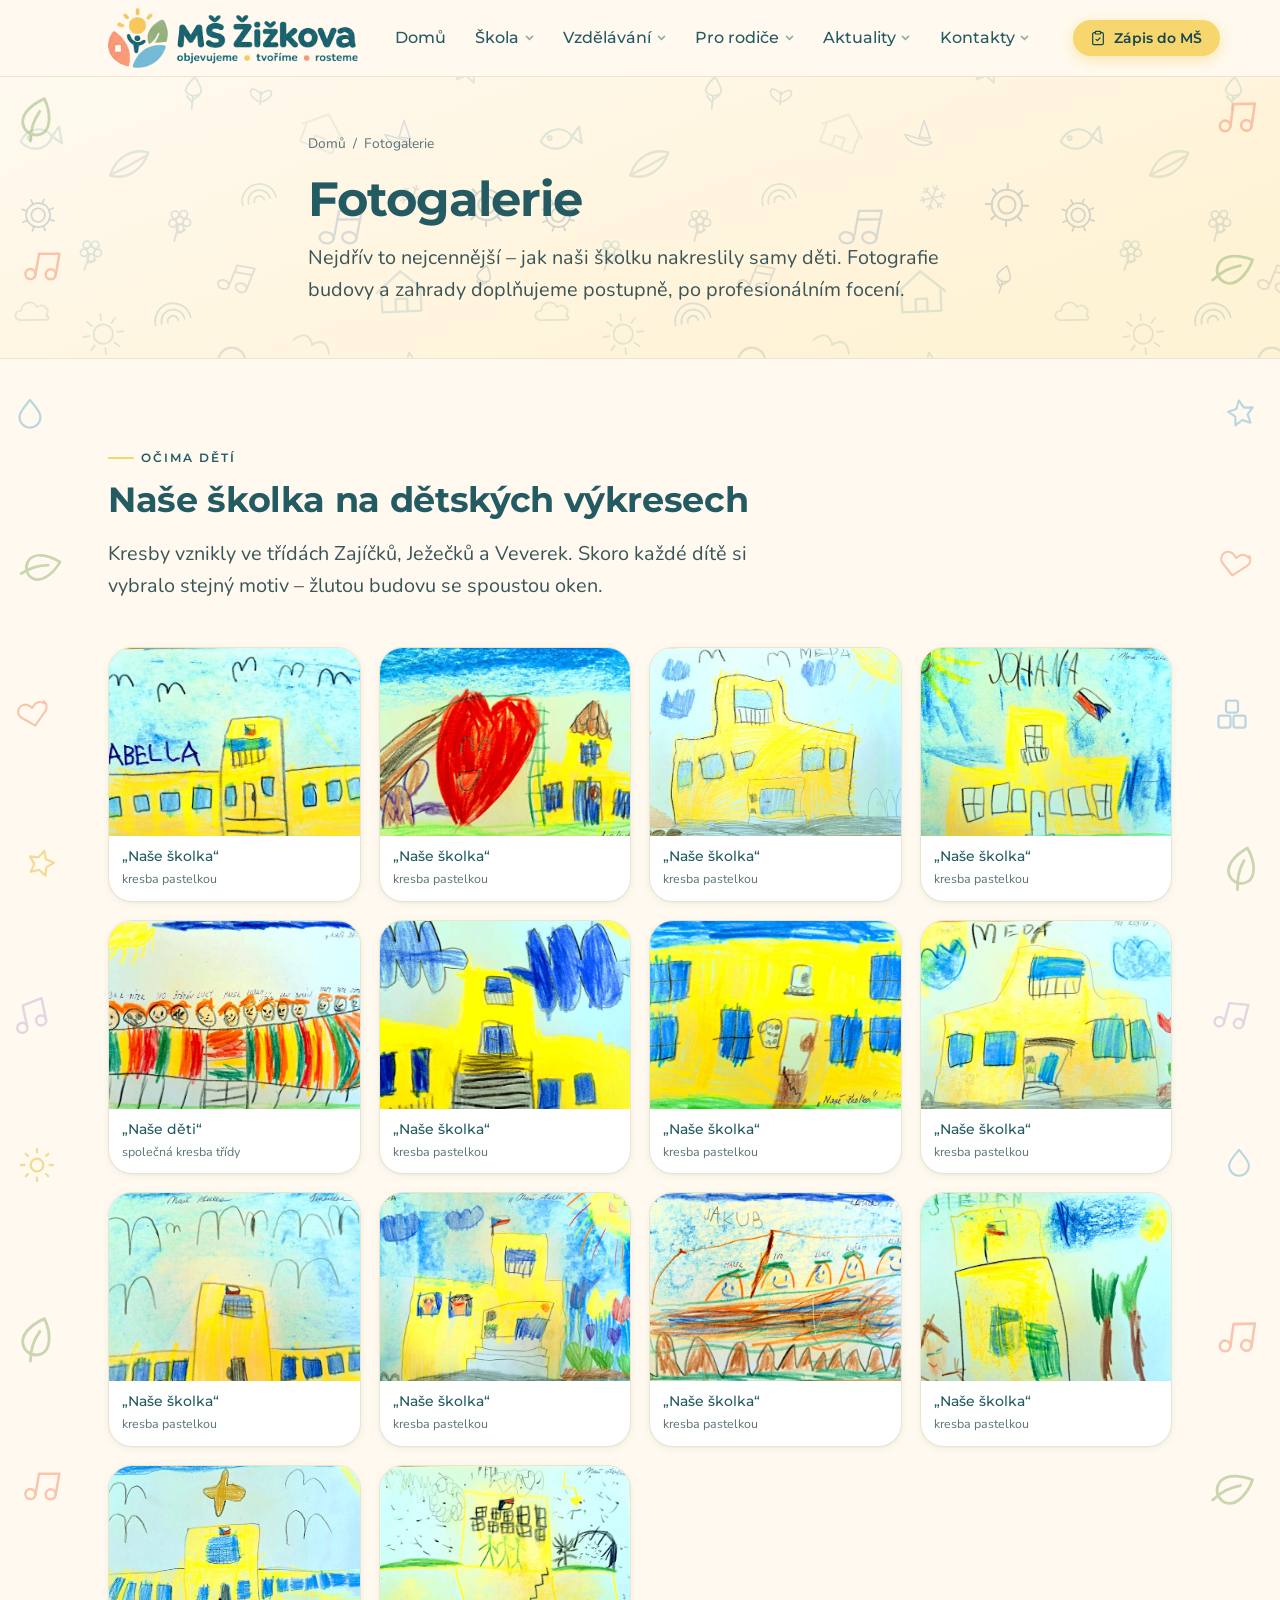
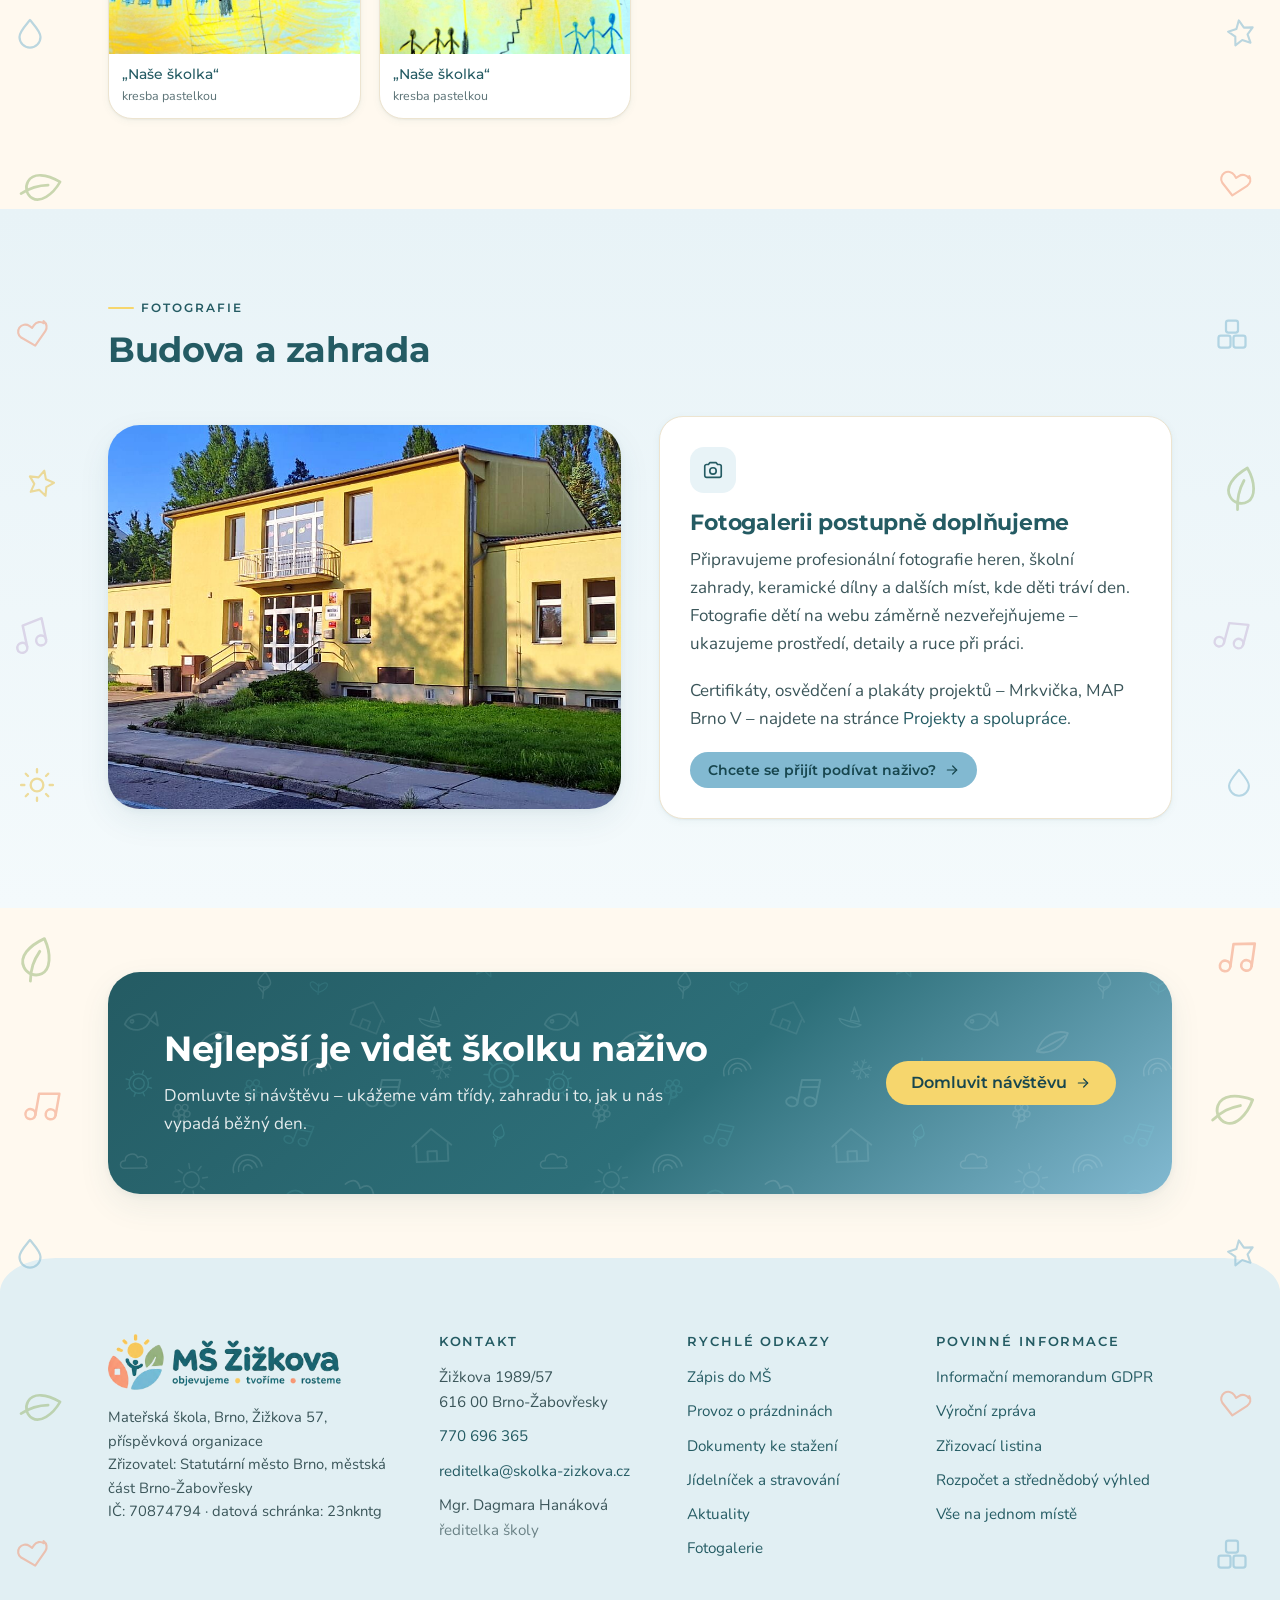
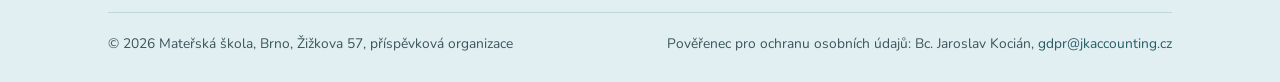
<file: fotogalerie.html>
<!doctype html>
<html lang="cs">
<head>
<meta charset="utf-8">
<meta name="viewport" content="width=device-width, initial-scale=1">
<title>Fotogalerie – MŠ Žižkova, Brno</title>
<meta name="description" content="Fotogalerie MŠ Žižkova v Brně: budova, třídy, vybavení a školní zahrada.">
<meta name="robots" content="noindex,nofollow">
<meta name="theme-color" content="#245B63">
<meta property="og:type" content="website">
<meta property="og:title" content="Fotogalerie – MŠ Žižkova, Brno">
<meta property="og:description" content="Fotogalerie MŠ Žižkova v Brně: budova, třídy, vybavení a školní zahrada.">
<meta property="og:locale" content="cs_CZ">
<meta property="og:image" content="https://www.skolka-zizkova.cz/assets/img/foto/budova.jpg">
<meta name="twitter:card" content="summary_large_image">
<meta property="og:site_name" content="MŠ Žižkova, Brno">
<link rel="icon" href="assets/img/favicon.png" type="image/png">
<link rel="apple-touch-icon" href="assets/img/znacka.png">
<link rel="preconnect" href="https://fonts.googleapis.com">
<link rel="preconnect" href="https://fonts.gstatic.com" crossorigin>
<link rel="stylesheet" href="https://fonts.googleapis.com/css2?family=Nunito:wght@400;600;700&family=Montserrat:wght@500;600;700;800&display=swap">
<link rel="stylesheet" href="assets/css/style.css">

</head>
<body>
<a class="skip" href="#obsah">Přeskočit na obsah</a>
<header class="header"><div class="wrap header__in">
  <a class="logo" href="index.html"><img src="assets/img/logo.png" width="266" height="64" alt="MŠ Žižkova, Brno" data-ei="add9ab24ae"></a>
  <nav class="nav" aria-label="Hlavní navigace"><div class="nav__item"><a class="nav__link" href="index.html">Domů</a></div><div class="nav__item"><a class="nav__link" href="skola.html">Škola<svg class="nav__caret" viewBox="0 0 12 12" fill="none" stroke="currentColor" stroke-width="2" stroke-linecap="round" aria-hidden="true"><path d="m2 4.5 4 4 4-4"/></svg></a><div class="nav__panel"><a href="skola.html#kdo-jsme">Kdo jsme</a><a href="skola.html#nase-ms">Aplikace Naše MŠ</a><a href="skola.html#vybaveni">Vybavení školy</a><a href="skola.html#zahrada">Školní zahrada</a><a href="skola.html#tym">Náš tým</a><a href="skola.html#provoz">Provoz školy</a><a href="fotogalerie.html">Fotogalerie</a></div></div><div class="nav__item"><a class="nav__link" href="vzdelavani.html">Vzdělávání<svg class="nav__caret" viewBox="0 0 12 12" fill="none" stroke="currentColor" stroke-width="2" stroke-linecap="round" aria-hidden="true"><path d="m2 4.5 4 4 4-4"/></svg></a><div class="nav__panel"><a href="vzdelavani.html#svp">Školní vzdělávací program</a><a href="vzdelavani.html#zamereni">Zaměření školy</a><a href="vzdelavani.html#jak-ucime">Jak učíme</a><a href="vzdelavani.html#predskolaci">Předškolní příprava</a><a href="projekty.html">Projekty a spolupráce</a></div></div><div class="nav__item"><a class="nav__link" href="pro-rodice.html">Pro rodiče<svg class="nav__caret" viewBox="0 0 12 12" fill="none" stroke="currentColor" stroke-width="2" stroke-linecap="round" aria-hidden="true"><path d="m2 4.5 4 4 4-4"/></svg></a><div class="nav__panel"><a href="pro-rodice.html#novi-rodice">Informace pro nové rodiče</a><a href="pro-rodice.html#dokumenty">Dokumenty ke stažení</a><a href="pro-rodice.html#stravovani">Stravování</a><a href="zapis.html">Zápis do MŠ</a><a href="pro-rodice.html#prazdniny">Provoz o prázdninách</a><a href="pro-rodice.html#aktivity">Nadstandardní aktivity</a></div></div><div class="nav__item"><a class="nav__link" href="aktuality.html">Aktuality<svg class="nav__caret" viewBox="0 0 12 12" fill="none" stroke="currentColor" stroke-width="2" stroke-linecap="round" aria-hidden="true"><path d="m2 4.5 4 4 4-4"/></svg></a><div class="nav__panel"><a href="aktuality.html#dulezite">Důležité informace</a><a href="aktuality.html#novinky">Novinky a akce</a></div></div><div class="nav__item"><a class="nav__link" href="kontakty.html">Kontakty<svg class="nav__caret" viewBox="0 0 12 12" fill="none" stroke="currentColor" stroke-width="2" stroke-linecap="round" aria-hidden="true"><path d="m2 4.5 4 4 4-4"/></svg></a><div class="nav__panel"><a href="kontakty.html#udaje">Kontaktní údaje</a><a href="kontakty.html#doprava">Jak se k nám dostanete</a><a href="kontakty.html#povinne">Povinně zveřejňované informace</a></div></div></nav>
  <a class="header__tel" href="tel:+420770696365"><svg width="16" height="16" viewBox="0 0 24 24" fill="none" stroke="currentColor" stroke-width="1.8" stroke-linecap="round" stroke-linejoin="round" aria-hidden="true"><path d="M22 16.9v3a2 2 0 0 1-2.2 2 19.8 19.8 0 0 1-8.6-3.1 19.5 19.5 0 0 1-6-6A19.8 19.8 0 0 1 2.1 4.2 2 2 0 0 1 4.1 2h3a2 2 0 0 1 2 1.7c.1 1 .4 1.9.7 2.8a2 2 0 0 1-.4 2.1L8.1 9.9a16 16 0 0 0 6 6l1.3-1.3a2 2 0 0 1 2.1-.4c.9.3 1.8.6 2.8.7a2 2 0 0 1 1.7 2Z"/></svg> 770 696 365</a>
  <a class="btn btn--primary btn--sm header__cta" href="zapis.html"><svg width="16" height="16" viewBox="0 0 24 24" fill="none" stroke="currentColor" stroke-width="1.8" stroke-linecap="round" stroke-linejoin="round" aria-hidden="true"><path d="M16 4h2a2 2 0 0 1 2 2v14a2 2 0 0 1-2 2H6a2 2 0 0 1-2-2V6a2 2 0 0 1 2-2h2"/><rect x="8" y="2" width="8" height="4" rx="1"/><path d="m9 14 2 2 4-4"/></svg> Zápis do MŠ</a>
  <button class="burger" type="button" aria-label="Otevřít menu" aria-expanded="false" data-menu-open><span></span></button>
</div></header>

<div class="mobile" id="mobilni-menu" hidden>
  <div class="wrap" style="padding:0">
    <div class="mobile__top">
      <a class="logo" href="index.html"><img src="assets/img/logo.png" width="266" height="64" alt="MŠ Žižkova, Brno" data-ei="add9ab24ae"></a>
      <button class="mobile__close" type="button" aria-label="Zavřít menu" data-menu-close>&times;</button>
    </div>
    <div class="mobile__group"><a href="index.html">Domů</a></div><div class="mobile__group"><a href="skola.html">Škola</a><div class="mobile__sub"><a href="skola.html#kdo-jsme">Kdo jsme</a><a href="skola.html#nase-ms">Aplikace Naše MŠ</a><a href="skola.html#vybaveni">Vybavení školy</a><a href="skola.html#zahrada">Školní zahrada</a><a href="skola.html#tym">Náš tým</a><a href="skola.html#provoz">Provoz školy</a><a href="fotogalerie.html">Fotogalerie</a></div></div><div class="mobile__group"><a href="vzdelavani.html">Vzdělávání</a><div class="mobile__sub"><a href="vzdelavani.html#svp">Školní vzdělávací program</a><a href="vzdelavani.html#zamereni">Zaměření školy</a><a href="vzdelavani.html#jak-ucime">Jak učíme</a><a href="vzdelavani.html#predskolaci">Předškolní příprava</a><a href="projekty.html">Projekty a spolupráce</a></div></div><div class="mobile__group"><a href="pro-rodice.html">Pro rodiče</a><div class="mobile__sub"><a href="pro-rodice.html#novi-rodice">Informace pro nové rodiče</a><a href="pro-rodice.html#dokumenty">Dokumenty ke stažení</a><a href="pro-rodice.html#stravovani">Stravování</a><a href="zapis.html">Zápis do MŠ</a><a href="pro-rodice.html#prazdniny">Provoz o prázdninách</a><a href="pro-rodice.html#aktivity">Nadstandardní aktivity</a></div></div><div class="mobile__group"><a href="aktuality.html">Aktuality</a><div class="mobile__sub"><a href="aktuality.html#dulezite">Důležité informace</a><a href="aktuality.html#novinky">Novinky a akce</a></div></div><div class="mobile__group"><a href="kontakty.html">Kontakty</a><div class="mobile__sub"><a href="kontakty.html#udaje">Kontaktní údaje</a><a href="kontakty.html#doprava">Jak se k nám dostanete</a><a href="kontakty.html#povinne">Povinně zveřejňované informace</a></div></div>
    <div class="mobile__cta">
      <a class="btn btn--primary" href="zapis.html"><svg width="16" height="16" viewBox="0 0 24 24" fill="none" stroke="currentColor" stroke-width="1.8" stroke-linecap="round" stroke-linejoin="round" aria-hidden="true"><path d="M16 4h2a2 2 0 0 1 2 2v14a2 2 0 0 1-2 2H6a2 2 0 0 1-2-2V6a2 2 0 0 1 2-2h2"/><rect x="8" y="2" width="8" height="4" rx="1"/><path d="m9 14 2 2 4-4"/></svg> Zápis do MŠ</a>
      <a class="btn btn--ghost" href="tel:+420770696365"><svg width="16" height="16" viewBox="0 0 24 24" fill="none" stroke="currentColor" stroke-width="1.8" stroke-linecap="round" stroke-linejoin="round" aria-hidden="true"><path d="M22 16.9v3a2 2 0 0 1-2.2 2 19.8 19.8 0 0 1-8.6-3.1 19.5 19.5 0 0 1-6-6A19.8 19.8 0 0 1 2.1 4.2 2 2 0 0 1 4.1 2h3a2 2 0 0 1 2 1.7c.1 1 .4 1.9.7 2.8a2 2 0 0 1-.4 2.1L8.1 9.9a16 16 0 0 0 6 6l1.3-1.3a2 2 0 0 1 2.1-.4c.9.3 1.8.6 2.8.7a2 2 0 0 1 1.7 2Z"/></svg> 770 696 365</a>
      <a class="btn btn--ghost" href="mailto:reditelka@skolka-zizkova.cz"><svg width="16" height="16" viewBox="0 0 24 24" fill="none" stroke="currentColor" stroke-width="1.8" stroke-linecap="round" stroke-linejoin="round" aria-hidden="true"><path d="M21 15a2 2 0 0 1-2 2H7l-4 4V5a2 2 0 0 1 2-2h14a2 2 0 0 1 2 2z"/></svg> Napište nám</a>
    </div>
  </div>
</div>
<main id="obsah">
<section class="pagehead"><div class="wrap pagehead__in">
  <nav class="crumbs" aria-label="Drobečková navigace"><a href="index.html">Domů</a> <span aria-hidden="true">/</span> <span data-ek="bfd83666a3">Fotogalerie</span></nav>
  <h1 data-ek="bfd83666a3">Fotogalerie</h1>
  <p class="lead" data-ek="c36435a028">Nejdřív to nejcennější – jak naši školku nakreslily samy děti. Fotografie budovy a zahrady doplňujeme postupně, po profesionálním focení.</p>
</div></section>
<section class="section">
  <div class="wrap">
    <div class="section-head"><p class="eyebrow" data-ek="fb027cb5d3">Očima dětí</p><h2 data-ek="945912dc33">Naše školka na dětských výkresech</h2><p class="lead" data-ek="73521e5e22">Kresby vznikly ve třídách Zajíčků, Ježečků a Veverek. Skoro každé dítě si vybralo stejný motiv – žlutou budovu se spoustou oken.</p></div>
    <div class="vykresy"><figure class="vykres">
  <img src="assets/img/vykresy/vykres-01-nahled.jpg" width="640" height="480"
       alt="Dětská kresba – Naše školka" loading="lazy" decoding="async" data-ei="0208e5371f">
  <figcaption>„Naše školka“<span data-ek="b579609c85">kresba pastelkou</span></figcaption>
</figure><figure class="vykres">
  <img src="assets/img/vykresy/vykres-02-nahled.jpg" width="640" height="480"
       alt="Dětská kresba – Naše školka" loading="lazy" decoding="async" data-ei="2f8a11428f">
  <figcaption>„Naše školka“<span data-ek="b579609c85">kresba pastelkou</span></figcaption>
</figure><figure class="vykres">
  <img src="assets/img/vykresy/vykres-03-nahled.jpg" width="640" height="480"
       alt="Dětská kresba – Naše školka" loading="lazy" decoding="async" data-ei="b8f585a498">
  <figcaption>„Naše školka“<span data-ek="b579609c85">kresba pastelkou</span></figcaption>
</figure><figure class="vykres">
  <img src="assets/img/vykresy/vykres-04-nahled.jpg" width="640" height="480"
       alt="Dětská kresba – Naše školka" loading="lazy" decoding="async" data-ei="7f8473d884">
  <figcaption>„Naše školka“<span data-ek="b579609c85">kresba pastelkou</span></figcaption>
</figure><figure class="vykres">
  <img src="assets/img/vykresy/vykres-05-nahled.jpg" width="640" height="480"
       alt="Dětská kresba – Naše děti" loading="lazy" decoding="async" data-ei="1b423a3ddc">
  <figcaption>„Naše děti“<span data-ek="4a48f6ac03">společná kresba třídy</span></figcaption>
</figure><figure class="vykres">
  <img src="assets/img/vykresy/vykres-06-nahled.jpg" width="640" height="480"
       alt="Dětská kresba – Naše školka" loading="lazy" decoding="async" data-ei="2f03e5a9b1">
  <figcaption>„Naše školka“<span data-ek="b579609c85">kresba pastelkou</span></figcaption>
</figure><figure class="vykres">
  <img src="assets/img/vykresy/vykres-07-nahled.jpg" width="640" height="480"
       alt="Dětská kresba – Naše školka" loading="lazy" decoding="async" data-ei="c1d3d24405">
  <figcaption>„Naše školka“<span data-ek="b579609c85">kresba pastelkou</span></figcaption>
</figure><figure class="vykres">
  <img src="assets/img/vykresy/vykres-08-nahled.jpg" width="640" height="480"
       alt="Dětská kresba – Naše školka" loading="lazy" decoding="async" data-ei="c418b05805">
  <figcaption>„Naše školka“<span data-ek="b579609c85">kresba pastelkou</span></figcaption>
</figure><figure class="vykres">
  <img src="assets/img/vykresy/vykres-09-nahled.jpg" width="640" height="480"
       alt="Dětská kresba – Naše školka" loading="lazy" decoding="async" data-ei="5483c7c98b">
  <figcaption>„Naše školka“<span data-ek="b579609c85">kresba pastelkou</span></figcaption>
</figure><figure class="vykres">
  <img src="assets/img/vykresy/vykres-10-nahled.jpg" width="640" height="480"
       alt="Dětská kresba – Naše školka" loading="lazy" decoding="async" data-ei="6935be4b8e">
  <figcaption>„Naše školka“<span data-ek="b579609c85">kresba pastelkou</span></figcaption>
</figure><figure class="vykres">
  <img src="assets/img/vykresy/vykres-11-nahled.jpg" width="640" height="480"
       alt="Dětská kresba – Naše školka" loading="lazy" decoding="async" data-ei="e1ac75e3a8">
  <figcaption>„Naše školka“<span data-ek="b579609c85">kresba pastelkou</span></figcaption>
</figure><figure class="vykres">
  <img src="assets/img/vykresy/vykres-12-nahled.jpg" width="640" height="480"
       alt="Dětská kresba – Naše školka" loading="lazy" decoding="async" data-ei="9021210f70">
  <figcaption>„Naše školka“<span data-ek="b579609c85">kresba pastelkou</span></figcaption>
</figure><figure class="vykres">
  <img src="assets/img/vykresy/vykres-13-nahled.jpg" width="640" height="480"
       alt="Dětská kresba – Naše školka" loading="lazy" decoding="async" data-ei="f88aa32663">
  <figcaption>„Naše školka“<span data-ek="b579609c85">kresba pastelkou</span></figcaption>
</figure><figure class="vykres">
  <img src="assets/img/vykresy/vykres-14-nahled.jpg" width="640" height="480"
       alt="Dětská kresba – Naše školka" loading="lazy" decoding="async" data-ei="82f180d65f">
  <figcaption>„Naše školka“<span data-ek="b579609c85">kresba pastelkou</span></figcaption>
</figure></div>
  </div>
</section>

<section class="section section--blue">
  <div class="wrap">
    <div class="section-head"><p class="eyebrow" data-ek="d15fe52f40">Fotografie</p><h2 data-ek="a8e03c5940">Budova a zahrada</h2></div>
    <div class="grid grid-2" style="align-items:center;gap:clamp(24px,3vw,40px)">
      <figure style="margin:0;border-radius:var(--r-xl);overflow:hidden;box-shadow:var(--shadow-md);aspect-ratio:4/3">
        <img src="assets/img/foto/budova-hero.jpg" width="960" height="720" alt="Budova mateřské školy Žižkova – vstup s balkonem" loading="lazy" decoding="async" style="width:100%;height:100%;object-fit:cover;display:block" data-ei="1d17970f65"></figure>
      <div class="card">
        <div class="card__icon"><svg width="22" height="22" viewBox="0 0 24 24" fill="none" stroke="currentColor" stroke-width="1.8" stroke-linecap="round" stroke-linejoin="round" aria-hidden="true"><path d="M3 8a2 2 0 0 1 2-2h2l1.5-2h7L17 6h2a2 2 0 0 1 2 2v10a2 2 0 0 1-2 2H5a2 2 0 0 1-2-2Z"/><circle cx="12" cy="13" r="3.5"/></svg></div>
        <h3 data-ek="63fd567682">Fotogalerii postupně doplňujeme</h3>
        <p data-ek="a86a58df96">Připravujeme profesionální fotografie heren, školní zahrady, keramické dílny
          a dalších míst, kde děti tráví den. Fotografie dětí na webu záměrně nezveřejňujeme –
          ukazujeme prostředí, detaily a ruce při práci.</p>
        <p style="margin-top:16px" data-ek="c79e93f4b8">Certifikáty, osvědčení a plakáty projektů – Mrkvička, MAP Brno V –
          najdete na stránce <a href="projekty.html">Projekty a spolupráce</a>.</p>
        <p style="margin-top:16px"><a class="btn btn--ghost btn--sm" href="kontakty.html">
          Chcete se přijít podívat naživo? <svg class="btn__arrow" width="16" height="16" viewBox="0 0 24 24" fill="none" stroke="currentColor" stroke-width="1.8" stroke-linecap="round" stroke-linejoin="round" aria-hidden="true"><path d="M5 12h14"/><path d="m13 6 6 6-6 6"/></svg></a></p>
      </div>
    </div>
  </div>
</section>
<section class="section section--tight"><div class="wrap"><div class="cta">
  <div><h2 data-ek="211bce1f92">Nejlepší je vidět školku naživo</h2><p data-ek="5cc0ef09f1">Domluvte si návštěvu – ukážeme vám třídy, zahradu i to, jak u nás vypadá běžný den.</p></div>
  <div><a class="btn" href="kontakty.html">Domluvit návštěvu <svg class="btn__arrow" width="16" height="16" viewBox="0 0 24 24" fill="none" stroke="currentColor" stroke-width="1.8" stroke-linecap="round" stroke-linejoin="round" aria-hidden="true"><path d="M5 12h14"/><path d="m13 6 6 6-6 6"/></svg></a></div>
</div></div></section>

</main>
<div class="mobbar"><a href="tel:+420770696365"><svg width="18" height="18" viewBox="0 0 24 24" fill="none" stroke="currentColor" stroke-width="1.8" stroke-linecap="round" stroke-linejoin="round" aria-hidden="true"><path d="M22 16.9v3a2 2 0 0 1-2.2 2 19.8 19.8 0 0 1-8.6-3.1 19.5 19.5 0 0 1-6-6A19.8 19.8 0 0 1 2.1 4.2 2 2 0 0 1 4.1 2h3a2 2 0 0 1 2 1.7c.1 1 .4 1.9.7 2.8a2 2 0 0 1-.4 2.1L8.1 9.9a16 16 0 0 0 6 6l1.3-1.3a2 2 0 0 1 2.1-.4c.9.3 1.8.6 2.8.7a2 2 0 0 1 1.7 2Z"/></svg> Zavolat</a><a href="zapis.html"><svg width="18" height="18" viewBox="0 0 24 24" fill="none" stroke="currentColor" stroke-width="1.8" stroke-linecap="round" stroke-linejoin="round" aria-hidden="true"><path d="M16 4h2a2 2 0 0 1 2 2v14a2 2 0 0 1-2 2H6a2 2 0 0 1-2-2V6a2 2 0 0 1 2-2h2"/><rect x="8" y="2" width="8" height="4" rx="1"/><path d="m9 14 2 2 4-4"/></svg> Zápis do MŠ</a></div>
<footer class="footer"><div class="wrap">
  <div class="footer__grid">
    <div>
      <div class="footer__logo"><img src="assets/img/logo.png" width="266" height="64" alt="MŠ Žižkova, Brno" data-ei="add9ab24ae"></div>
      <p class="footer__note" data-ek="675cee1894">Mateřská škola, Brno, Žižkova 57, příspěvková organizace<br>
      Zřizovatel: Statutární město Brno, městská část Brno-Žabovřesky<br>
      IČ: 70874794 &middot; datová schránka: 23nkntg</p>
    </div>
    <div>
      <h4 data-ek="a92b9bcb16">Kontakt</h4>
      <ul class="footer__list">
        <li data-ek="047165a147">Žižkova 1989/57<br>616 00 Brno-Žabovřesky</li>
        <li><a href="tel:+420770696365">770 696 365</a></li>
        <li data-ek="a046a8371a"><a href="mailto:reditelka@skolka-zizkova.cz">reditelka@skolka-zizkova.cz</a></li>
        <li>Mgr. Dagmara Hanáková<br><span style="opacity:.7" data-ek="1de48d62ea">ředitelka školy</span></li>
      </ul>
    </div>
    <div>
      <h4 data-ek="b934b77f71">Rychlé odkazy</h4>
      <ul class="footer__list">
        <li data-ek="65194a90e4"><a href="zapis.html">Zápis do MŠ</a></li>
        <li data-ek="ff194103af"><a href="pro-rodice.html#prazdniny">Provoz o prázdninách</a></li>
        <li data-ek="87f4844120"><a href="pro-rodice.html#dokumenty">Dokumenty ke stažení</a></li>
        <li data-ek="7538ec2c51"><a href="pro-rodice.html#stravovani">Jídelníček a stravování</a></li>
        <li data-ek="4262a1149c"><a href="aktuality.html">Aktuality</a></li>
        <li data-ek="b02e41f07a"><a href="fotogalerie.html">Fotogalerie</a></li>
      </ul>
    </div>
    <div>
      <h4 data-ek="b7e658a9e9">Povinné informace</h4>
      <ul class="footer__list">
        <li data-ek="b642ade033"><a href="assets/dokumenty/gdpr-informacni-memorandum.pdf">Informační memorandum GDPR</a></li>
        <li data-ek="41800d8e8a"><a href="assets/dokumenty/vyrocni-zprava-2025.doc">Výroční zpráva</a></li>
        <li data-ek="54782513d6"><a href="assets/dokumenty/zrizovaci-listina.pdf">Zřizovací listina</a></li>
        <li data-ek="c9d851352d"><a href="assets/dokumenty/rozpocet-2026.docx">Rozpočet a střednědobý výhled</a></li>
        <li data-ek="7723c06fe9"><a href="kontakty.html#povinne">Vše na jednom místě</a></li>
      </ul>
    </div>
  </div>
  <div class="footer__bottom">
    <span>&copy; <span data-rok>2026</span> Mateřská škola, Brno, Žižkova 57, příspěvková organizace</span>
    <span data-ek="a63040f103">Pověřenec pro ochranu osobních údajů: Bc. Jaroslav Kocián, <a href="mailto:gdpr@jkaccounting.cz">gdpr@jkaccounting.cz</a></span>
  </div>
</div></footer>
<script src="assets/js/main.js" defer></script>
</body>
</html>
</file>
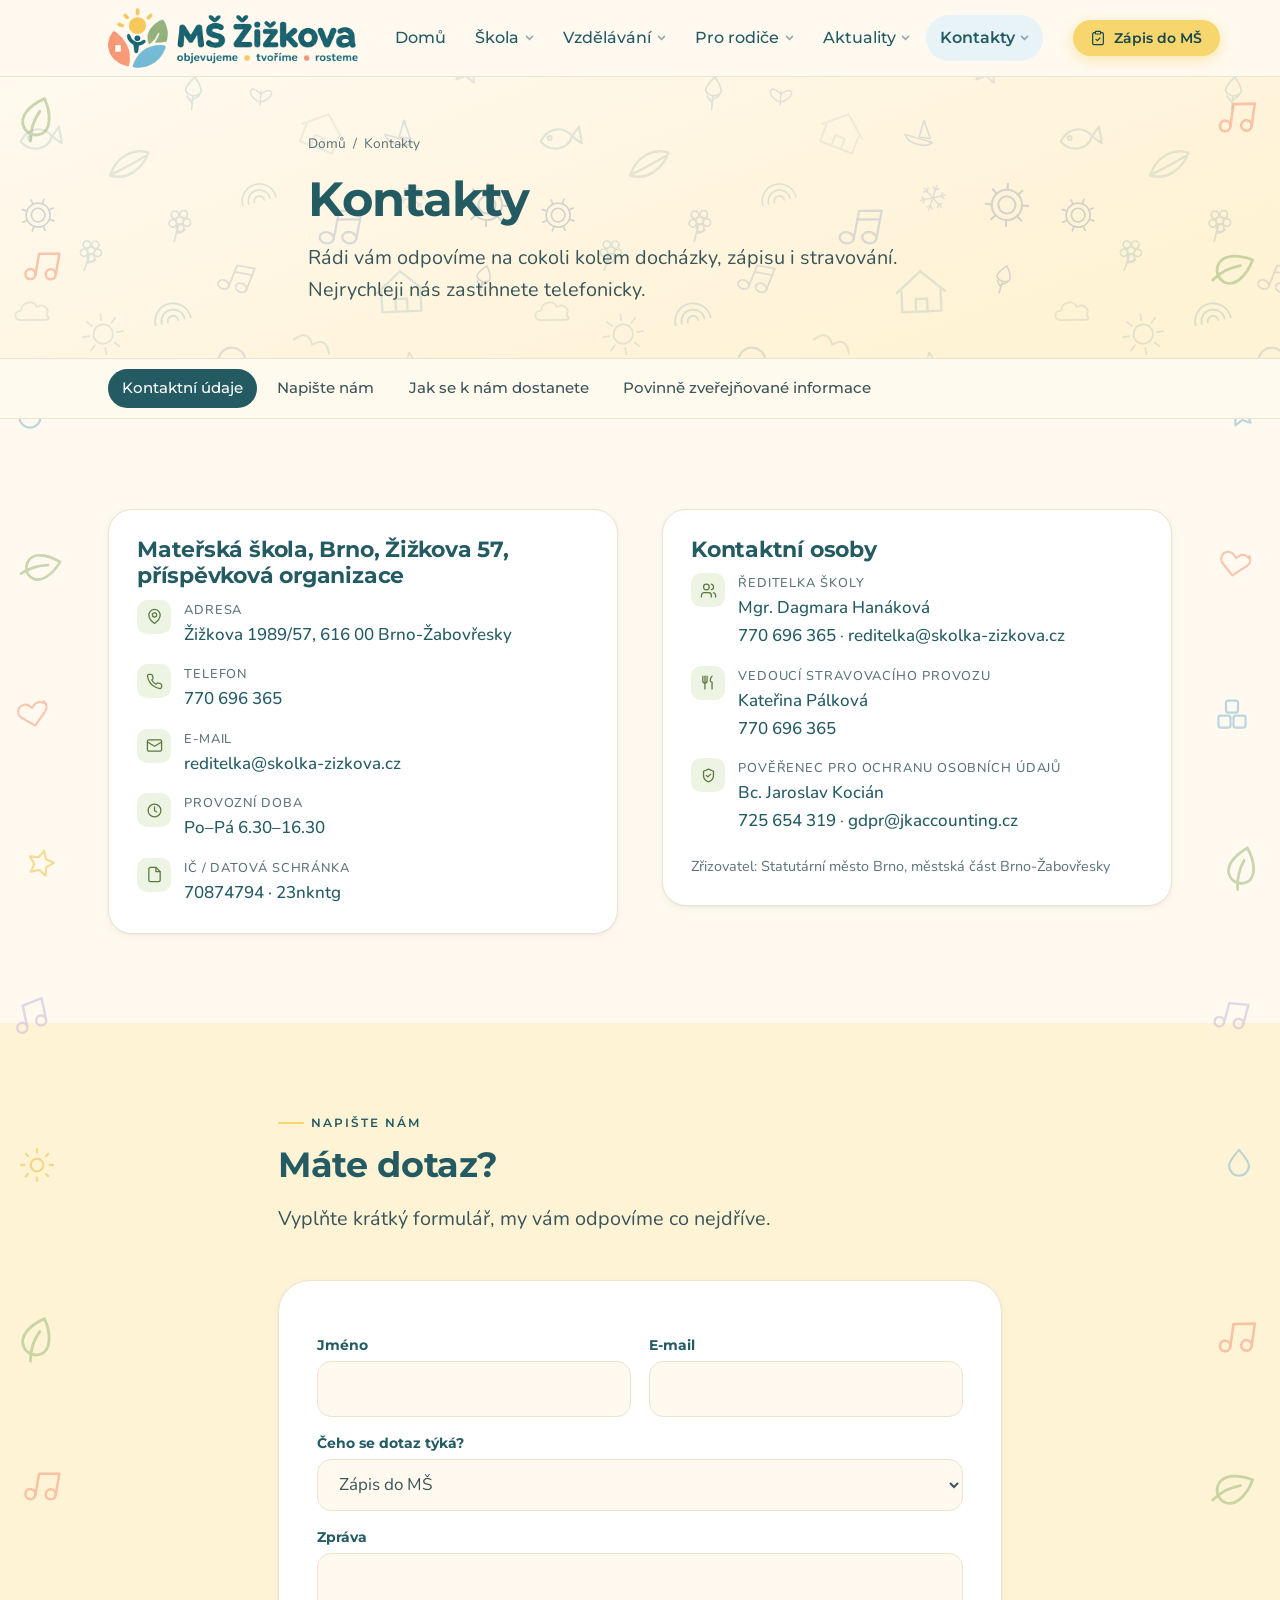
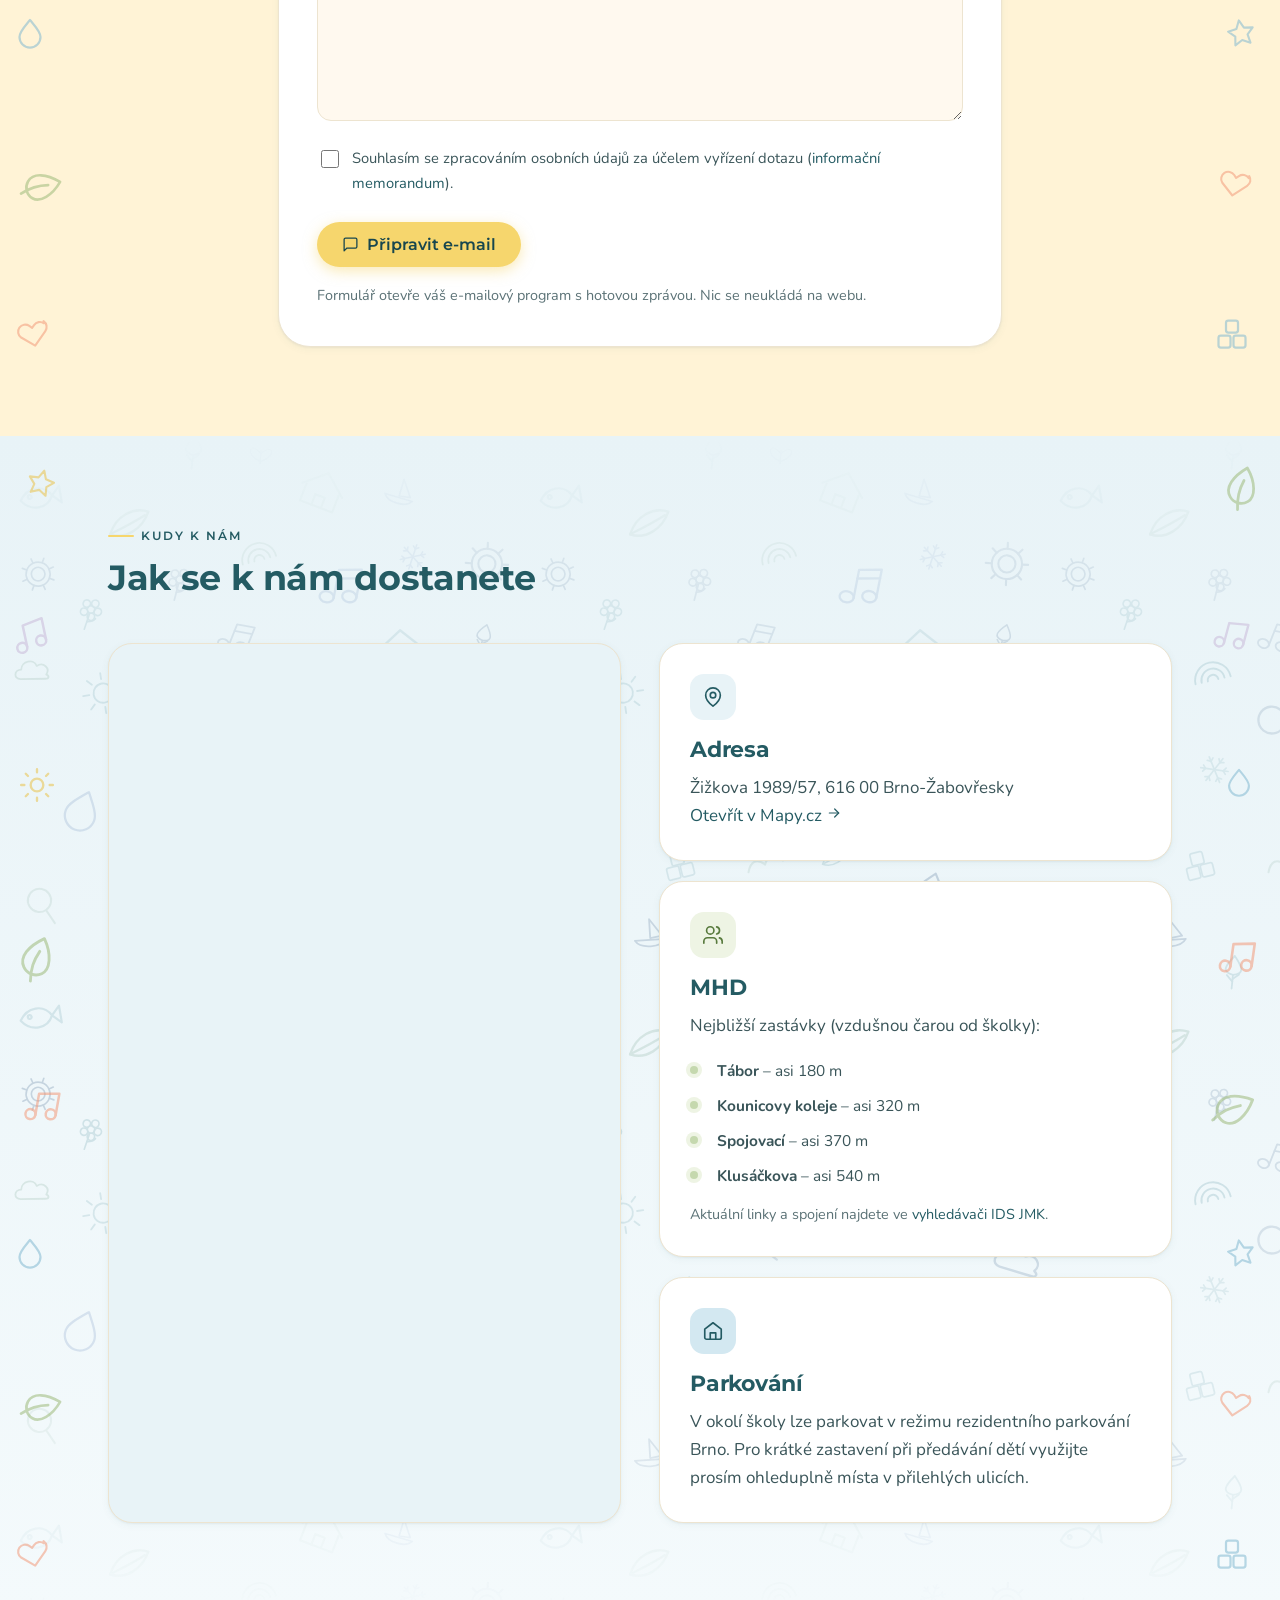
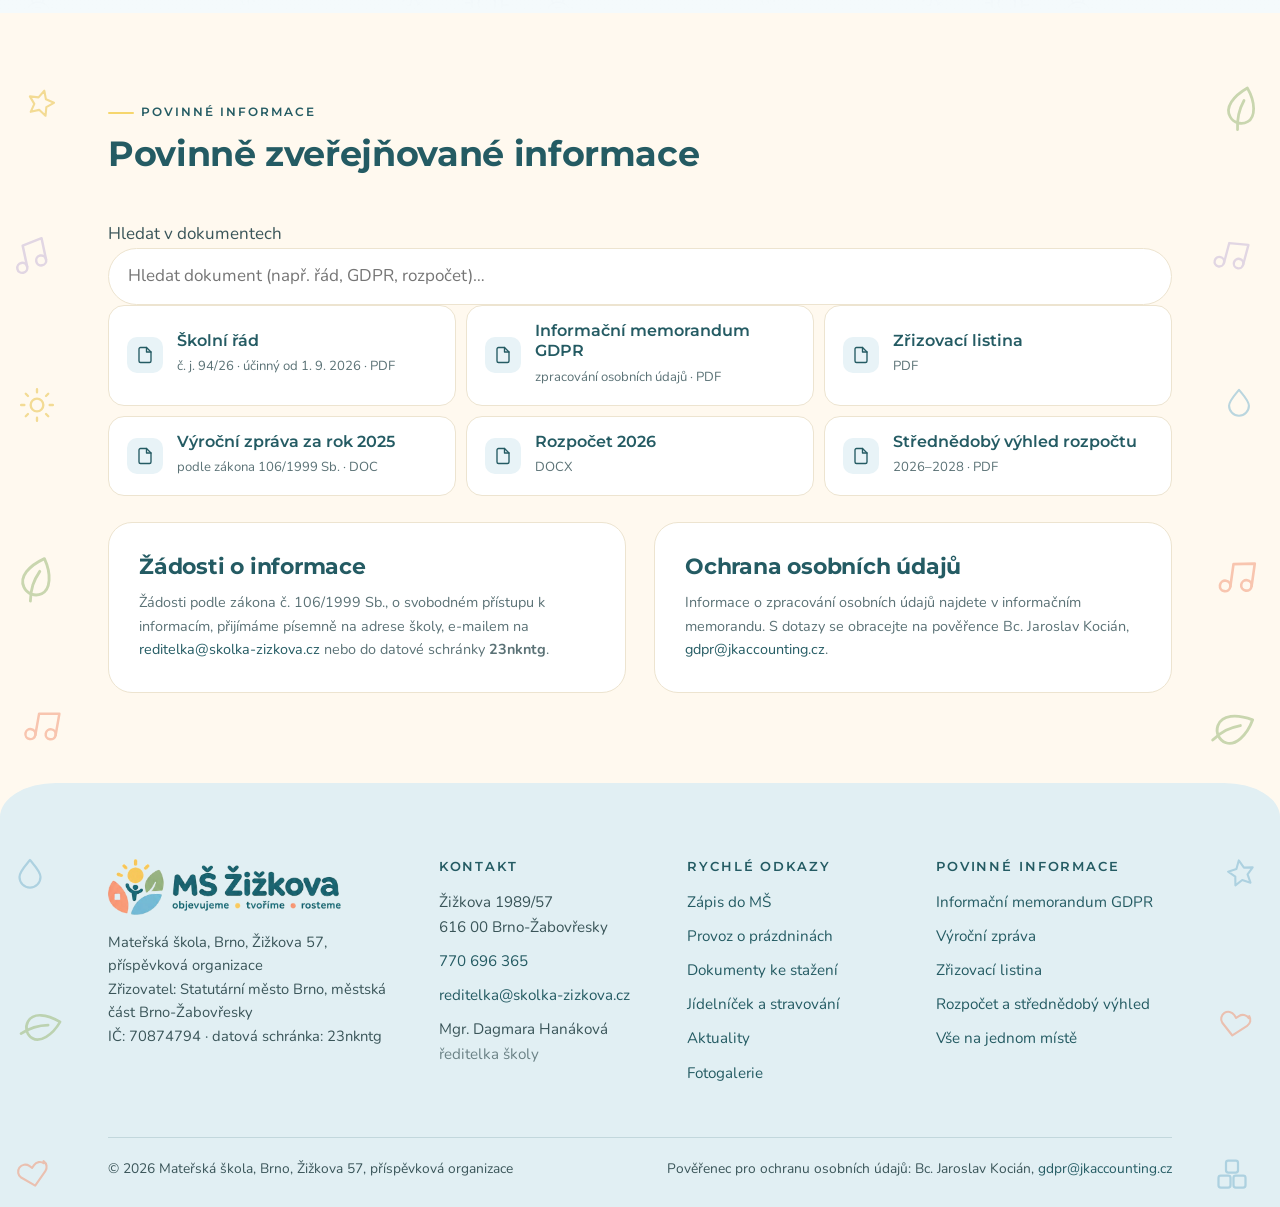
<file: kontakty.html>
<!doctype html>
<html lang="cs">
<head>
<meta charset="utf-8">
<meta name="viewport" content="width=device-width, initial-scale=1">
<title>Kontakty – MŠ Žižkova, Brno</title>
<meta name="description" content="Kontakty na MŠ Žižkova v Brně-Žabovřeskách: Žižkova 1989/57, telefon 770 696 365, reditelka@skolka-zizkova.cz. Mapa, doprava a povinně zveřejňované informace.">
<meta name="robots" content="noindex,nofollow">
<meta name="theme-color" content="#245B63">
<meta property="og:type" content="website">
<meta property="og:title" content="Kontakty – MŠ Žižkova, Brno">
<meta property="og:description" content="Kontakty na MŠ Žižkova v Brně-Žabovřeskách: Žižkova 1989/57, telefon 770 696 365, reditelka@skolka-zizkova.cz. Mapa, doprava a povinně zveřejňované informace.">
<meta property="og:locale" content="cs_CZ">
<meta property="og:image" content="https://www.skolka-zizkova.cz/assets/img/foto/budova.jpg">
<meta name="twitter:card" content="summary_large_image">
<meta property="og:site_name" content="MŠ Žižkova, Brno">
<link rel="icon" href="assets/img/favicon.png" type="image/png">
<link rel="apple-touch-icon" href="assets/img/znacka.png">
<link rel="preconnect" href="https://fonts.googleapis.com">
<link rel="preconnect" href="https://fonts.gstatic.com" crossorigin>
<link rel="stylesheet" href="https://fonts.googleapis.com/css2?family=Nunito:wght@400;600;700&family=Montserrat:wght@500;600;700;800&display=swap">
<link rel="stylesheet" href="assets/css/style.css">
<script type="application/ld+json">
{"@context":"https://schema.org","@type":"Preschool",
"name":"Mateřská škola, Brno, Žižkova 57, příspěvková organizace","alternateName":"MŠ Žižkova, Brno",
"url":"https://www.skolka-zizkova.cz/","telephone":"+420 770 696 365","email":"reditelka@skolka-zizkova.cz",
"address":{"@type":"PostalAddress","streetAddress":"Žižkova 1989/57","addressLocality":"Brno-Žabovřesky","postalCode":"616 00","addressCountry":"CZ"},
"geo":{"@type":"GeoCoordinates","latitude":49.2084792,"longitude":16.5876275},
"openingHours":"Mo-Fr 06:30-16:30"}
</script>
</head>
<body>
<a class="skip" href="#obsah">Přeskočit na obsah</a>
<header class="header"><div class="wrap header__in">
  <a class="logo" href="index.html"><img src="assets/img/logo.png" width="266" height="64" alt="MŠ Žižkova, Brno" data-ei="add9ab24ae"></a>
  <nav class="nav" aria-label="Hlavní navigace"><div class="nav__item"><a class="nav__link" href="index.html">Domů</a></div><div class="nav__item"><a class="nav__link" href="skola.html">Škola<svg class="nav__caret" viewBox="0 0 12 12" fill="none" stroke="currentColor" stroke-width="2" stroke-linecap="round" aria-hidden="true"><path d="m2 4.5 4 4 4-4"/></svg></a><div class="nav__panel"><a href="skola.html#kdo-jsme">Kdo jsme</a><a href="skola.html#nase-ms">Aplikace Naše MŠ</a><a href="skola.html#vybaveni">Vybavení školy</a><a href="skola.html#zahrada">Školní zahrada</a><a href="skola.html#tym">Náš tým</a><a href="skola.html#provoz">Provoz školy</a><a href="fotogalerie.html">Fotogalerie</a></div></div><div class="nav__item"><a class="nav__link" href="vzdelavani.html">Vzdělávání<svg class="nav__caret" viewBox="0 0 12 12" fill="none" stroke="currentColor" stroke-width="2" stroke-linecap="round" aria-hidden="true"><path d="m2 4.5 4 4 4-4"/></svg></a><div class="nav__panel"><a href="vzdelavani.html#svp">Školní vzdělávací program</a><a href="vzdelavani.html#zamereni">Zaměření školy</a><a href="vzdelavani.html#jak-ucime">Jak učíme</a><a href="vzdelavani.html#predskolaci">Předškolní příprava</a><a href="projekty.html">Projekty a spolupráce</a></div></div><div class="nav__item"><a class="nav__link" href="pro-rodice.html">Pro rodiče<svg class="nav__caret" viewBox="0 0 12 12" fill="none" stroke="currentColor" stroke-width="2" stroke-linecap="round" aria-hidden="true"><path d="m2 4.5 4 4 4-4"/></svg></a><div class="nav__panel"><a href="pro-rodice.html#novi-rodice">Informace pro nové rodiče</a><a href="pro-rodice.html#dokumenty">Dokumenty ke stažení</a><a href="pro-rodice.html#stravovani">Stravování</a><a href="zapis.html">Zápis do MŠ</a><a href="pro-rodice.html#prazdniny">Provoz o prázdninách</a><a href="pro-rodice.html#aktivity">Nadstandardní aktivity</a></div></div><div class="nav__item"><a class="nav__link" href="aktuality.html">Aktuality<svg class="nav__caret" viewBox="0 0 12 12" fill="none" stroke="currentColor" stroke-width="2" stroke-linecap="round" aria-hidden="true"><path d="m2 4.5 4 4 4-4"/></svg></a><div class="nav__panel"><a href="aktuality.html#dulezite">Důležité informace</a><a href="aktuality.html#novinky">Novinky a akce</a></div></div><div class="nav__item"><a class="nav__link" href="kontakty.html" aria-current="page">Kontakty<svg class="nav__caret" viewBox="0 0 12 12" fill="none" stroke="currentColor" stroke-width="2" stroke-linecap="round" aria-hidden="true"><path d="m2 4.5 4 4 4-4"/></svg></a><div class="nav__panel"><a href="kontakty.html#udaje">Kontaktní údaje</a><a href="kontakty.html#doprava">Jak se k nám dostanete</a><a href="kontakty.html#povinne">Povinně zveřejňované informace</a></div></div></nav>
  <a class="header__tel" href="tel:+420770696365"><svg width="16" height="16" viewBox="0 0 24 24" fill="none" stroke="currentColor" stroke-width="1.8" stroke-linecap="round" stroke-linejoin="round" aria-hidden="true"><path d="M22 16.9v3a2 2 0 0 1-2.2 2 19.8 19.8 0 0 1-8.6-3.1 19.5 19.5 0 0 1-6-6A19.8 19.8 0 0 1 2.1 4.2 2 2 0 0 1 4.1 2h3a2 2 0 0 1 2 1.7c.1 1 .4 1.9.7 2.8a2 2 0 0 1-.4 2.1L8.1 9.9a16 16 0 0 0 6 6l1.3-1.3a2 2 0 0 1 2.1-.4c.9.3 1.8.6 2.8.7a2 2 0 0 1 1.7 2Z"/></svg> 770 696 365</a>
  <a class="btn btn--primary btn--sm header__cta" href="zapis.html"><svg width="16" height="16" viewBox="0 0 24 24" fill="none" stroke="currentColor" stroke-width="1.8" stroke-linecap="round" stroke-linejoin="round" aria-hidden="true"><path d="M16 4h2a2 2 0 0 1 2 2v14a2 2 0 0 1-2 2H6a2 2 0 0 1-2-2V6a2 2 0 0 1 2-2h2"/><rect x="8" y="2" width="8" height="4" rx="1"/><path d="m9 14 2 2 4-4"/></svg> Zápis do MŠ</a>
  <button class="burger" type="button" aria-label="Otevřít menu" aria-expanded="false" data-menu-open><span></span></button>
</div></header>

<div class="mobile" id="mobilni-menu" hidden>
  <div class="wrap" style="padding:0">
    <div class="mobile__top">
      <a class="logo" href="index.html"><img src="assets/img/logo.png" width="266" height="64" alt="MŠ Žižkova, Brno" data-ei="add9ab24ae"></a>
      <button class="mobile__close" type="button" aria-label="Zavřít menu" data-menu-close>&times;</button>
    </div>
    <div class="mobile__group"><a href="index.html">Domů</a></div><div class="mobile__group"><a href="skola.html">Škola</a><div class="mobile__sub"><a href="skola.html#kdo-jsme">Kdo jsme</a><a href="skola.html#nase-ms">Aplikace Naše MŠ</a><a href="skola.html#vybaveni">Vybavení školy</a><a href="skola.html#zahrada">Školní zahrada</a><a href="skola.html#tym">Náš tým</a><a href="skola.html#provoz">Provoz školy</a><a href="fotogalerie.html">Fotogalerie</a></div></div><div class="mobile__group"><a href="vzdelavani.html">Vzdělávání</a><div class="mobile__sub"><a href="vzdelavani.html#svp">Školní vzdělávací program</a><a href="vzdelavani.html#zamereni">Zaměření školy</a><a href="vzdelavani.html#jak-ucime">Jak učíme</a><a href="vzdelavani.html#predskolaci">Předškolní příprava</a><a href="projekty.html">Projekty a spolupráce</a></div></div><div class="mobile__group"><a href="pro-rodice.html">Pro rodiče</a><div class="mobile__sub"><a href="pro-rodice.html#novi-rodice">Informace pro nové rodiče</a><a href="pro-rodice.html#dokumenty">Dokumenty ke stažení</a><a href="pro-rodice.html#stravovani">Stravování</a><a href="zapis.html">Zápis do MŠ</a><a href="pro-rodice.html#prazdniny">Provoz o prázdninách</a><a href="pro-rodice.html#aktivity">Nadstandardní aktivity</a></div></div><div class="mobile__group"><a href="aktuality.html">Aktuality</a><div class="mobile__sub"><a href="aktuality.html#dulezite">Důležité informace</a><a href="aktuality.html#novinky">Novinky a akce</a></div></div><div class="mobile__group"><a href="kontakty.html">Kontakty</a><div class="mobile__sub"><a href="kontakty.html#udaje">Kontaktní údaje</a><a href="kontakty.html#doprava">Jak se k nám dostanete</a><a href="kontakty.html#povinne">Povinně zveřejňované informace</a></div></div>
    <div class="mobile__cta">
      <a class="btn btn--primary" href="zapis.html"><svg width="16" height="16" viewBox="0 0 24 24" fill="none" stroke="currentColor" stroke-width="1.8" stroke-linecap="round" stroke-linejoin="round" aria-hidden="true"><path d="M16 4h2a2 2 0 0 1 2 2v14a2 2 0 0 1-2 2H6a2 2 0 0 1-2-2V6a2 2 0 0 1 2-2h2"/><rect x="8" y="2" width="8" height="4" rx="1"/><path d="m9 14 2 2 4-4"/></svg> Zápis do MŠ</a>
      <a class="btn btn--ghost" href="tel:+420770696365"><svg width="16" height="16" viewBox="0 0 24 24" fill="none" stroke="currentColor" stroke-width="1.8" stroke-linecap="round" stroke-linejoin="round" aria-hidden="true"><path d="M22 16.9v3a2 2 0 0 1-2.2 2 19.8 19.8 0 0 1-8.6-3.1 19.5 19.5 0 0 1-6-6A19.8 19.8 0 0 1 2.1 4.2 2 2 0 0 1 4.1 2h3a2 2 0 0 1 2 1.7c.1 1 .4 1.9.7 2.8a2 2 0 0 1-.4 2.1L8.1 9.9a16 16 0 0 0 6 6l1.3-1.3a2 2 0 0 1 2.1-.4c.9.3 1.8.6 2.8.7a2 2 0 0 1 1.7 2Z"/></svg> 770 696 365</a>
      <a class="btn btn--ghost" href="mailto:reditelka@skolka-zizkova.cz"><svg width="16" height="16" viewBox="0 0 24 24" fill="none" stroke="currentColor" stroke-width="1.8" stroke-linecap="round" stroke-linejoin="round" aria-hidden="true"><path d="M21 15a2 2 0 0 1-2 2H7l-4 4V5a2 2 0 0 1 2-2h14a2 2 0 0 1 2 2z"/></svg> Napište nám</a>
    </div>
  </div>
</div>
<main id="obsah">
<section class="pagehead"><div class="wrap pagehead__in">
  <nav class="crumbs" aria-label="Drobečková navigace"><a href="index.html">Domů</a> <span aria-hidden="true">/</span> <span data-ek="a9da1643e5">Kontakty</span></nav>
  <h1 data-ek="a9da1643e5">Kontakty</h1>
  <p class="lead" data-ek="df7715bce9">Rádi vám odpovíme na cokoli kolem docházky, zápisu i stravování. Nejrychleji nás zastihnete telefonicky.</p>
</div></section><nav class="subnav" aria-label="Obsah stránky"><div class="wrap subnav__in"><a href="#udaje">Kontaktní údaje</a><a href="#napiste">Napište nám</a><a href="#doprava">Jak se k nám dostanete</a><a href="#povinne">Povinně zveřejňované informace</a></div></nav>

<section class="section" id="udaje">
  <div class="wrap">
    <div class="grid grid-2" style="align-items:start;gap:clamp(26px,3.5vw,44px)">
      <div class="contact-card">
        <h3 style="margin-top:0" data-ek="96aa92f23b">Mateřská škola, Brno, Žižkova 57, příspěvková organizace</h3>
        <ul class="contact-list">
          <li><span class="ico"><svg width="17" height="17" viewBox="0 0 24 24" fill="none" stroke="currentColor" stroke-width="1.8" stroke-linecap="round" stroke-linejoin="round" aria-hidden="true"><path d="M20 10c0 6-8 12-8 12s-8-6-8-12a8 8 0 0 1 16 0Z"/><circle cx="12" cy="10" r="3"/></svg></span><div><b>Adresa</b>
            <span data-ek="1b07daad86">Žižkova 1989/57, 616 00 Brno-Žabovřesky</span></div></li>
          <li><span class="ico"><svg width="17" height="17" viewBox="0 0 24 24" fill="none" stroke="currentColor" stroke-width="1.8" stroke-linecap="round" stroke-linejoin="round" aria-hidden="true"><path d="M22 16.9v3a2 2 0 0 1-2.2 2 19.8 19.8 0 0 1-8.6-3.1 19.5 19.5 0 0 1-6-6A19.8 19.8 0 0 1 2.1 4.2 2 2 0 0 1 4.1 2h3a2 2 0 0 1 2 1.7c.1 1 .4 1.9.7 2.8a2 2 0 0 1-.4 2.1L8.1 9.9a16 16 0 0 0 6 6l1.3-1.3a2 2 0 0 1 2.1-.4c.9.3 1.8.6 2.8.7a2 2 0 0 1 1.7 2Z"/></svg></span><div><b>Telefon</b>
            <a href="tel:+420770696365">770 696 365</a></div></li>
          <li><span class="ico"><svg width="17" height="17" viewBox="0 0 24 24" fill="none" stroke="currentColor" stroke-width="1.8" stroke-linecap="round" stroke-linejoin="round" aria-hidden="true"><rect x="2" y="4" width="20" height="16" rx="2"/><path d="m2 7 10 6 10-6"/></svg></span><div><b>E-mail</b>
            <a href="mailto:reditelka@skolka-zizkova.cz">reditelka@skolka-zizkova.cz</a></div></li>
          <li><span class="ico"><svg width="17" height="17" viewBox="0 0 24 24" fill="none" stroke="currentColor" stroke-width="1.8" stroke-linecap="round" stroke-linejoin="round" aria-hidden="true"><circle cx="12" cy="12" r="9"/><path d="M12 7v5l3 2"/></svg></span><div><b>Provozní doba</b>
            <span data-ek="9e8c0a2601">Po–Pá 6.30–16.30</span></div></li>
          <li><span class="ico"><svg width="17" height="17" viewBox="0 0 24 24" fill="none" stroke="currentColor" stroke-width="1.8" stroke-linecap="round" stroke-linejoin="round" aria-hidden="true"><path d="M14 2H6a2 2 0 0 0-2 2v16a2 2 0 0 0 2 2h12a2 2 0 0 0 2-2V8z"/><path d="M14 2v6h6"/></svg></span><div><b>IČ / datová schránka</b>
            <span data-ek="2c5a617be2">70874794 &middot; 23nkntg</span></div></li>
        </ul>
      </div>
      <div class="contact-card">
        <h3 style="margin-top:0" data-ek="d1a844182c">Kontaktní osoby</h3>
        <ul class="contact-list">
          <li><span class="ico"><svg width="17" height="17" viewBox="0 0 24 24" fill="none" stroke="currentColor" stroke-width="1.8" stroke-linecap="round" stroke-linejoin="round" aria-hidden="true"><path d="M16 21v-2a4 4 0 0 0-4-4H6a4 4 0 0 0-4 4v2"/><circle cx="9" cy="7" r="4"/><path d="M22 21v-2a4 4 0 0 0-3-3.9"/><path d="M16 3.1a4 4 0 0 1 0 7.8"/></svg></span><div><b>Ředitelka školy</b>
            <span data-ek="cb2794a6d3">Mgr. Dagmara Hanáková</span><br>
            <a href="tel:+420770696365">770 696 365</a> &middot;
            <a href="mailto:reditelka@skolka-zizkova.cz">reditelka@skolka-zizkova.cz</a></div></li>
          <li><span class="ico"><svg width="17" height="17" viewBox="0 0 24 24" fill="none" stroke="currentColor" stroke-width="1.8" stroke-linecap="round" stroke-linejoin="round" aria-hidden="true"><path d="M4 3v7a3 3 0 0 0 6 0V3"/><path d="M7 3v18"/><path d="M17 3c-1.7 1.5-2.5 3.5-2.5 6 0 1.5.8 2.5 2.5 2.5V21"/></svg></span><div><b>Vedoucí stravovacího provozu</b>
            <span data-ek="c0fc93f36c">Kateřina Pálková</span><br>
            <a href="tel:+420770696365">770 696 365</a></div></li>
          <li><span class="ico"><svg width="17" height="17" viewBox="0 0 24 24" fill="none" stroke="currentColor" stroke-width="1.8" stroke-linecap="round" stroke-linejoin="round" aria-hidden="true"><path d="M12 3l7 3v6c0 4.4-3 7.6-7 9-4-1.4-7-4.6-7-9V6z"/><path d="m9 12 2 2 4-4"/></svg></span><div><b>Pověřenec pro ochranu osobních údajů</b>
            <span data-ek="7b96323163">Bc. Jaroslav Kocián</span><br>
            <a href="tel:+420725654319">725 654 319</a> &middot;
            <a href="mailto:gdpr@jkaccounting.cz">gdpr@jkaccounting.cz</a></div></li>
        </ul>
        <p class="small muted" style="margin-top:20px" data-ek="39e13bce58">Zřizovatel: Statutární město Brno, městská část Brno-Žabovřesky</p>
      </div>
    </div>
  </div>
</section>

<section class="section section--sand" id="napiste">
  <div class="wrap wrap--narrow">
    <div class="section-head"><p class="eyebrow" data-ek="62488e2dcf">Napište nám</p><h2 data-ek="cd0a7d7778">Máte dotaz?</h2><p class="lead" data-ek="b7ea1bc7c3">Vyplňte krátký formulář, my vám odpovíme co nejdříve.</p></div>
    <form class="form" data-mailto="reditelka@skolka-zizkova.cz" novalidate>
  <div class="form__row">
    <div><label for="f-jmeno">Jméno</label>
      <input id="f-jmeno" name="jmeno" type="text" autocomplete="name" required></div>
    <div><label for="f-mail">E-mail</label>
      <input id="f-mail" name="email" type="email" autocomplete="email" required></div>
  </div>
  <label for="f-tema">Čeho se dotaz týká?</label>
  <select id="f-tema" name="tema">
    <option>Zápis do MŠ</option><option>Provoz a docházka</option><option>Stravování</option>
    <option>Omluvení dítěte</option><option>Jiné</option>
  </select>
  <label for="f-zprava">Zpráva</label>
  <textarea id="f-zprava" name="zprava" rows="5" required></textarea>
  <label class="form__check"><input type="checkbox" name="souhlas" required>
    <span data-ek="b9b03be562">Souhlasím se zpracováním osobních údajů za účelem vyřízení dotazu
    (<a href="assets/dokumenty/gdpr-informacni-memorandum.pdf" target="_blank" rel="noopener">informační memorandum</a>).</span></label>
  <button class="btn btn--primary" type="submit"><svg width="17" height="17" viewBox="0 0 24 24" fill="none" stroke="currentColor" stroke-width="1.8" stroke-linecap="round" stroke-linejoin="round" aria-hidden="true"><path d="M21 15a2 2 0 0 1-2 2H7l-4 4V5a2 2 0 0 1 2-2h14a2 2 0 0 1 2 2z"/></svg> Připravit e-mail</button>
  <p class="form__stav" role="status" aria-live="polite"></p>
  <p class="small muted" data-ek="22b8c14401">Formulář otevře váš e-mailový program s hotovou zprávou. Nic se neukládá na webu.</p>
</form>
  </div>
</section>

<section class="section section--blue section--pattern" id="doprava">
  <div class="wrap">
    <div class="section-head"><p class="eyebrow" data-ek="fc266cd1e4">Kudy k nám</p><h2 data-ek="b5112389b7">Jak se k nám dostanete</h2></div>
    <div class="grid grid-2" style="align-items:stretch;gap:clamp(24px,3vw,38px)">
      <div class="map">
        <iframe title="Mapa – Žižkova 1989/57, 616 00 Brno-Žabovřesky" loading="lazy"
          src="https://www.openstreetmap.org/export/embed.html?bbox=16.5816275,49.2054792,16.5936275,49.2114792&amp;layer=mapnik&amp;marker=49.2084792,16.5876275"></iframe>
      </div>
      <div class="stack">
        <div class="card"><div class="card__icon"><svg width="22" height="22" viewBox="0 0 24 24" fill="none" stroke="currentColor" stroke-width="1.8" stroke-linecap="round" stroke-linejoin="round" aria-hidden="true"><path d="M20 10c0 6-8 12-8 12s-8-6-8-12a8 8 0 0 1 16 0Z"/><circle cx="12" cy="10" r="3"/></svg></div>
          <h3 data-ek="6f4e789c64">Adresa</h3>
          <p>Žižkova 1989/57, 616 00 Brno-Žabovřesky<br>
          <a href="https://mapy.cz/zakladni?q=%C5%BDi%C5%BEkova%201989%2F57%20Brno" target="_blank" rel="noopener">
            Otevřít v Mapy.cz <svg class="btn__arrow" width="16" height="16" viewBox="0 0 24 24" fill="none" stroke="currentColor" stroke-width="1.8" stroke-linecap="round" stroke-linejoin="round" aria-hidden="true"><path d="M5 12h14"/><path d="m13 6 6 6-6 6"/></svg></a></p></div>
        <div class="card card--green"><div class="card__icon"><svg width="22" height="22" viewBox="0 0 24 24" fill="none" stroke="currentColor" stroke-width="1.8" stroke-linecap="round" stroke-linejoin="round" aria-hidden="true"><path d="M16 21v-2a4 4 0 0 0-4-4H6a4 4 0 0 0-4 4v2"/><circle cx="9" cy="7" r="4"/><path d="M22 21v-2a4 4 0 0 0-3-3.9"/><path d="M16 3.1a4 4 0 0 1 0 7.8"/></svg></div>
          <h3 data-ek="47a2b13e5e">MHD</h3>
          <p data-ek="57a3e15407">Nejbližší zastávky (vzdušnou čarou od školky):</p>
          <ul class="ticks"><li data-ek="864e350620"><strong>Tábor</strong> – asi 180 m</li><li data-ek="57705a9791"><strong>Kounicovy koleje</strong> – asi 320 m</li><li data-ek="564afe1657"><strong>Spojovací</strong> – asi 370 m</li><li data-ek="dfe3d4d035"><strong>Klusáčkova</strong> – asi 540 m</li></ul>
          <p class="small muted" style="margin-top:1em" data-ek="b867c3080d">Aktuální linky a spojení najdete
            ve <a href="https://idsjmk.cz" target="_blank" rel="noopener">vyhledávači IDS JMK</a>.</p></div>
        <div class="card card--teal"><div class="card__icon"><svg width="22" height="22" viewBox="0 0 24 24" fill="none" stroke="currentColor" stroke-width="1.8" stroke-linecap="round" stroke-linejoin="round" aria-hidden="true"><path d="m3 10 9-7 9 7v9a2 2 0 0 1-2 2H5a2 2 0 0 1-2-2Z"/><path d="M9 21v-7h6v7"/></svg></div>
          <h3 data-ek="576fdf330b">Parkování</h3>
          <p data-ek="bde3bf2370">V okolí školy lze parkovat v režimu rezidentního parkování Brno. Pro krátké zastavení
            při předávání dětí využijte prosím ohleduplně místa v přilehlých ulicích.</p></div>
      </div>
    </div>
  </div>
</section>

<section class="section" id="povinne">
  <div class="wrap">
    <div class="section-head"><p class="eyebrow" data-ek="b7e658a9e9">Povinné informace</p><h2 data-ek="1dc69b1c3a">Povinně zveřejňované informace</h2></div>
    <div class="docs"><a class="doc" href="assets/dokumenty/skolni-rad-2026-2027.pdf">
        <span class="doc__ico"><svg width="18" height="18" viewBox="0 0 24 24" fill="none" stroke="currentColor" stroke-width="1.8" stroke-linecap="round" stroke-linejoin="round" aria-hidden="true"><path d="M14 2H6a2 2 0 0 0-2 2v16a2 2 0 0 0 2 2h12a2 2 0 0 0 2-2V8z"/><path d="M14 2v6h6"/></svg></span>
        <span data-ek="ed0eb4ad19"><b>Školní řád</b><small>č. j. 94/26 · účinný od 1. 9. 2026 · PDF</small></span></a><a class="doc" href="assets/dokumenty/gdpr-informacni-memorandum.pdf">
        <span class="doc__ico"><svg width="18" height="18" viewBox="0 0 24 24" fill="none" stroke="currentColor" stroke-width="1.8" stroke-linecap="round" stroke-linejoin="round" aria-hidden="true"><path d="M14 2H6a2 2 0 0 0-2 2v16a2 2 0 0 0 2 2h12a2 2 0 0 0 2-2V8z"/><path d="M14 2v6h6"/></svg></span>
        <span data-ek="81c71c7a2f"><b>Informační memorandum GDPR</b><small>zpracování osobních údajů · PDF</small></span></a><a class="doc" href="assets/dokumenty/zrizovaci-listina.pdf">
        <span class="doc__ico"><svg width="18" height="18" viewBox="0 0 24 24" fill="none" stroke="currentColor" stroke-width="1.8" stroke-linecap="round" stroke-linejoin="round" aria-hidden="true"><path d="M14 2H6a2 2 0 0 0-2 2v16a2 2 0 0 0 2 2h12a2 2 0 0 0 2-2V8z"/><path d="M14 2v6h6"/></svg></span>
        <span data-ek="3d792c554c"><b>Zřizovací listina</b><small>PDF</small></span></a><a class="doc" href="assets/dokumenty/vyrocni-zprava-2025.doc">
        <span class="doc__ico"><svg width="18" height="18" viewBox="0 0 24 24" fill="none" stroke="currentColor" stroke-width="1.8" stroke-linecap="round" stroke-linejoin="round" aria-hidden="true"><path d="M14 2H6a2 2 0 0 0-2 2v16a2 2 0 0 0 2 2h12a2 2 0 0 0 2-2V8z"/><path d="M14 2v6h6"/></svg></span>
        <span data-ek="94f4355360"><b>Výroční zpráva za rok 2025</b><small>podle zákona 106/1999 Sb. · DOC</small></span></a><a class="doc" href="assets/dokumenty/rozpocet-2026.docx">
        <span class="doc__ico"><svg width="18" height="18" viewBox="0 0 24 24" fill="none" stroke="currentColor" stroke-width="1.8" stroke-linecap="round" stroke-linejoin="round" aria-hidden="true"><path d="M14 2H6a2 2 0 0 0-2 2v16a2 2 0 0 0 2 2h12a2 2 0 0 0 2-2V8z"/><path d="M14 2v6h6"/></svg></span>
        <span data-ek="027e980206"><b>Rozpočet 2026</b><small>DOCX</small></span></a><a class="doc" href="assets/dokumenty/strednedoby-vyhled-rozpoctu-2026-2028.pdf">
        <span class="doc__ico"><svg width="18" height="18" viewBox="0 0 24 24" fill="none" stroke="currentColor" stroke-width="1.8" stroke-linecap="round" stroke-linejoin="round" aria-hidden="true"><path d="M14 2H6a2 2 0 0 0-2 2v16a2 2 0 0 0 2 2h12a2 2 0 0 0 2-2V8z"/><path d="M14 2v6h6"/></svg></span>
        <span data-ek="48f8f10ebe"><b>Střednědobý výhled rozpočtu</b><small>2026–2028 · PDF</small></span></a></div>
    <div class="grid grid-2" style="margin-top:26px">
      <div class="card card--plain"><h3 data-ek="8197caa084">Žádosti o informace</h3>
        <p class="small muted" data-ek="cc79e78916">Žádosti podle zákona č. 106/1999 Sb., o svobodném přístupu k informacím,
          přijímáme písemně na adrese školy, e-mailem na <a href="mailto:reditelka@skolka-zizkova.cz">reditelka@skolka-zizkova.cz</a>
          nebo do datové schránky <strong>23nkntg</strong>.</p></div>
      <div class="card card--plain"><h3 data-ek="4d4566f2ec">Ochrana osobních údajů</h3>
        <p class="small muted" data-ek="9fa25338c2">Informace o zpracování osobních údajů najdete v informačním memorandu.
          S dotazy se obracejte na pověřence Bc. Jaroslav Kocián,
          <a href="mailto:gdpr@jkaccounting.cz">gdpr@jkaccounting.cz</a>.</p></div>
    </div>
  </div>
</section>

</main>
<div class="mobbar"><a href="tel:+420770696365"><svg width="18" height="18" viewBox="0 0 24 24" fill="none" stroke="currentColor" stroke-width="1.8" stroke-linecap="round" stroke-linejoin="round" aria-hidden="true"><path d="M22 16.9v3a2 2 0 0 1-2.2 2 19.8 19.8 0 0 1-8.6-3.1 19.5 19.5 0 0 1-6-6A19.8 19.8 0 0 1 2.1 4.2 2 2 0 0 1 4.1 2h3a2 2 0 0 1 2 1.7c.1 1 .4 1.9.7 2.8a2 2 0 0 1-.4 2.1L8.1 9.9a16 16 0 0 0 6 6l1.3-1.3a2 2 0 0 1 2.1-.4c.9.3 1.8.6 2.8.7a2 2 0 0 1 1.7 2Z"/></svg> Zavolat</a><a href="zapis.html"><svg width="18" height="18" viewBox="0 0 24 24" fill="none" stroke="currentColor" stroke-width="1.8" stroke-linecap="round" stroke-linejoin="round" aria-hidden="true"><path d="M16 4h2a2 2 0 0 1 2 2v14a2 2 0 0 1-2 2H6a2 2 0 0 1-2-2V6a2 2 0 0 1 2-2h2"/><rect x="8" y="2" width="8" height="4" rx="1"/><path d="m9 14 2 2 4-4"/></svg> Zápis do MŠ</a></div>
<footer class="footer"><div class="wrap">
  <div class="footer__grid">
    <div>
      <div class="footer__logo"><img src="assets/img/logo.png" width="266" height="64" alt="MŠ Žižkova, Brno" data-ei="add9ab24ae"></div>
      <p class="footer__note" data-ek="675cee1894">Mateřská škola, Brno, Žižkova 57, příspěvková organizace<br>
      Zřizovatel: Statutární město Brno, městská část Brno-Žabovřesky<br>
      IČ: 70874794 &middot; datová schránka: 23nkntg</p>
    </div>
    <div>
      <h4 data-ek="a92b9bcb16">Kontakt</h4>
      <ul class="footer__list">
        <li data-ek="047165a147">Žižkova 1989/57<br>616 00 Brno-Žabovřesky</li>
        <li><a href="tel:+420770696365">770 696 365</a></li>
        <li data-ek="a046a8371a"><a href="mailto:reditelka@skolka-zizkova.cz">reditelka@skolka-zizkova.cz</a></li>
        <li>Mgr. Dagmara Hanáková<br><span style="opacity:.7" data-ek="1de48d62ea">ředitelka školy</span></li>
      </ul>
    </div>
    <div>
      <h4 data-ek="b934b77f71">Rychlé odkazy</h4>
      <ul class="footer__list">
        <li data-ek="65194a90e4"><a href="zapis.html">Zápis do MŠ</a></li>
        <li data-ek="ff194103af"><a href="pro-rodice.html#prazdniny">Provoz o prázdninách</a></li>
        <li data-ek="87f4844120"><a href="pro-rodice.html#dokumenty">Dokumenty ke stažení</a></li>
        <li data-ek="7538ec2c51"><a href="pro-rodice.html#stravovani">Jídelníček a stravování</a></li>
        <li data-ek="4262a1149c"><a href="aktuality.html">Aktuality</a></li>
        <li data-ek="b02e41f07a"><a href="fotogalerie.html">Fotogalerie</a></li>
      </ul>
    </div>
    <div>
      <h4 data-ek="b7e658a9e9">Povinné informace</h4>
      <ul class="footer__list">
        <li data-ek="b642ade033"><a href="assets/dokumenty/gdpr-informacni-memorandum.pdf">Informační memorandum GDPR</a></li>
        <li data-ek="41800d8e8a"><a href="assets/dokumenty/vyrocni-zprava-2025.doc">Výroční zpráva</a></li>
        <li data-ek="54782513d6"><a href="assets/dokumenty/zrizovaci-listina.pdf">Zřizovací listina</a></li>
        <li data-ek="c9d851352d"><a href="assets/dokumenty/rozpocet-2026.docx">Rozpočet a střednědobý výhled</a></li>
        <li data-ek="7723c06fe9"><a href="kontakty.html#povinne">Vše na jednom místě</a></li>
      </ul>
    </div>
  </div>
  <div class="footer__bottom">
    <span>&copy; <span data-rok>2026</span> Mateřská škola, Brno, Žižkova 57, příspěvková organizace</span>
    <span data-ek="a63040f103">Pověřenec pro ochranu osobních údajů: Bc. Jaroslav Kocián, <a href="mailto:gdpr@jkaccounting.cz">gdpr@jkaccounting.cz</a></span>
  </div>
</div></footer>
<script src="assets/js/main.js" defer></script>
</body>
</html>
</file>
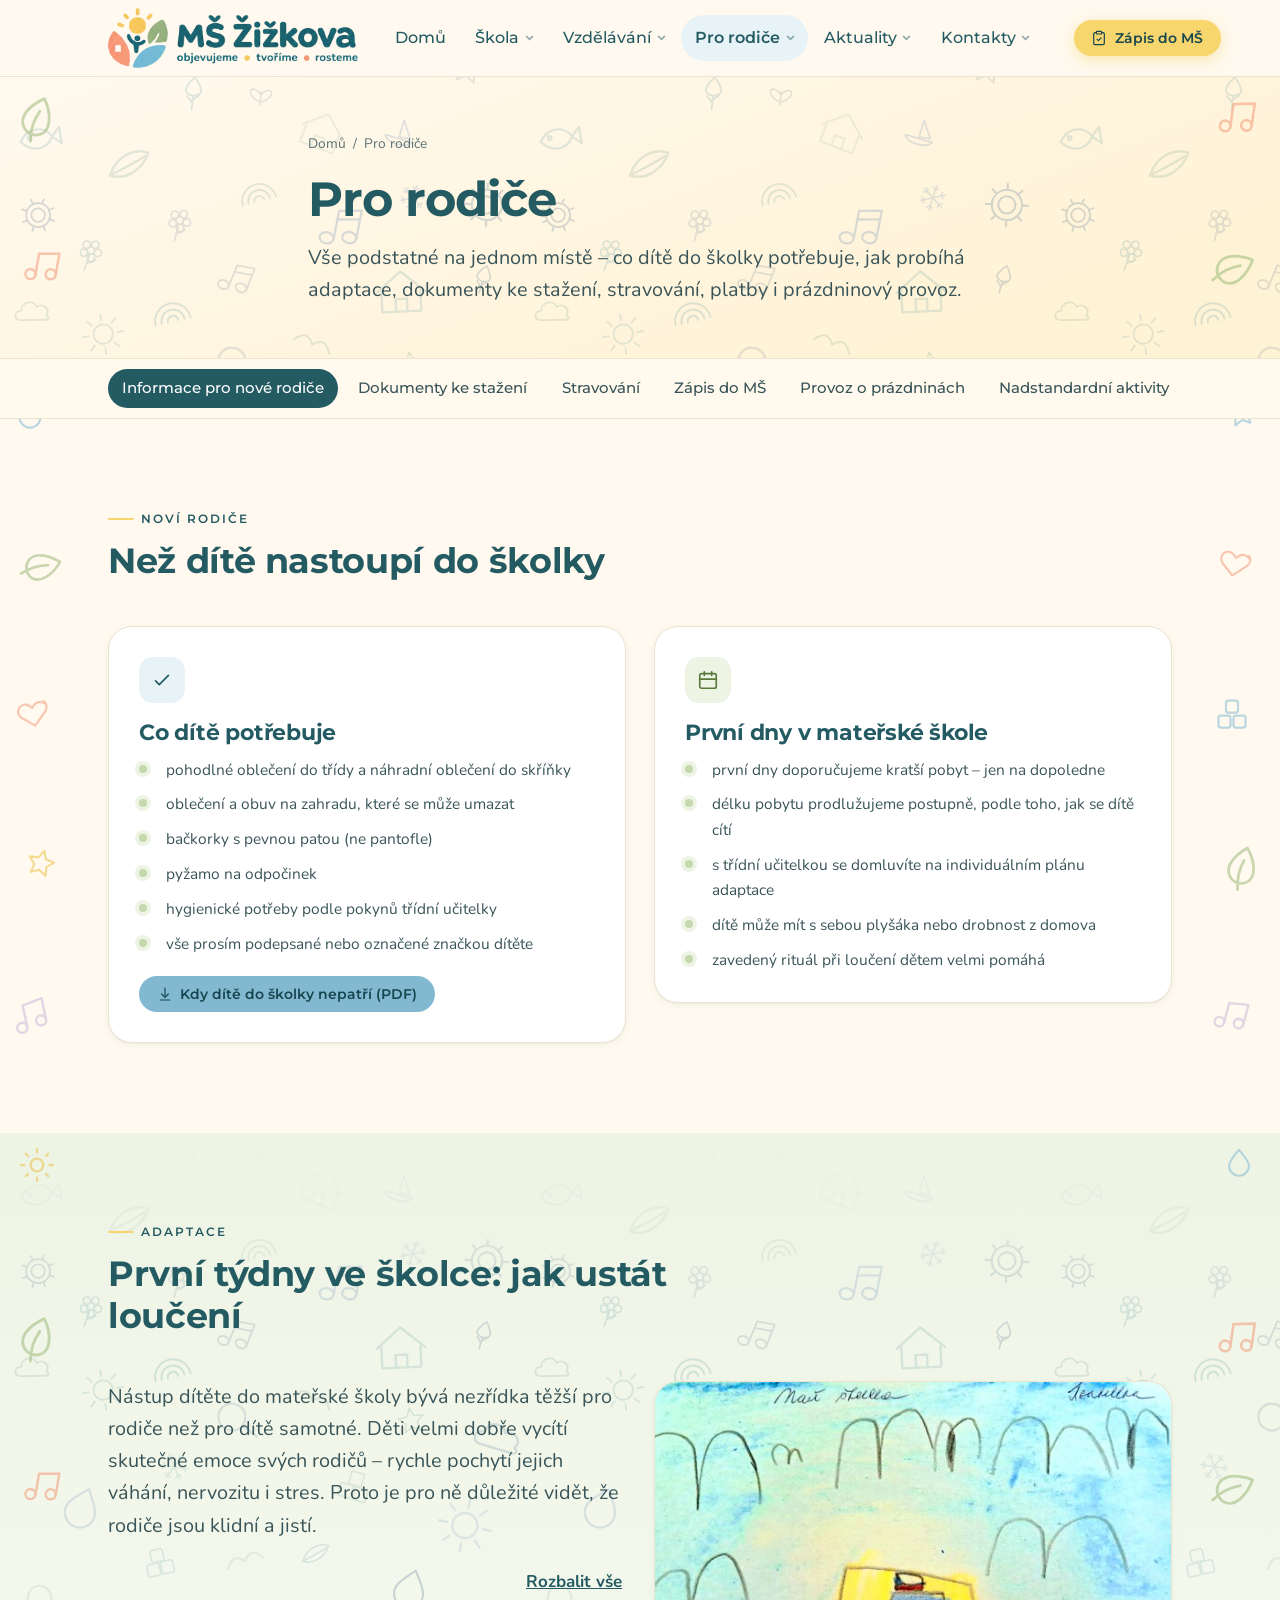
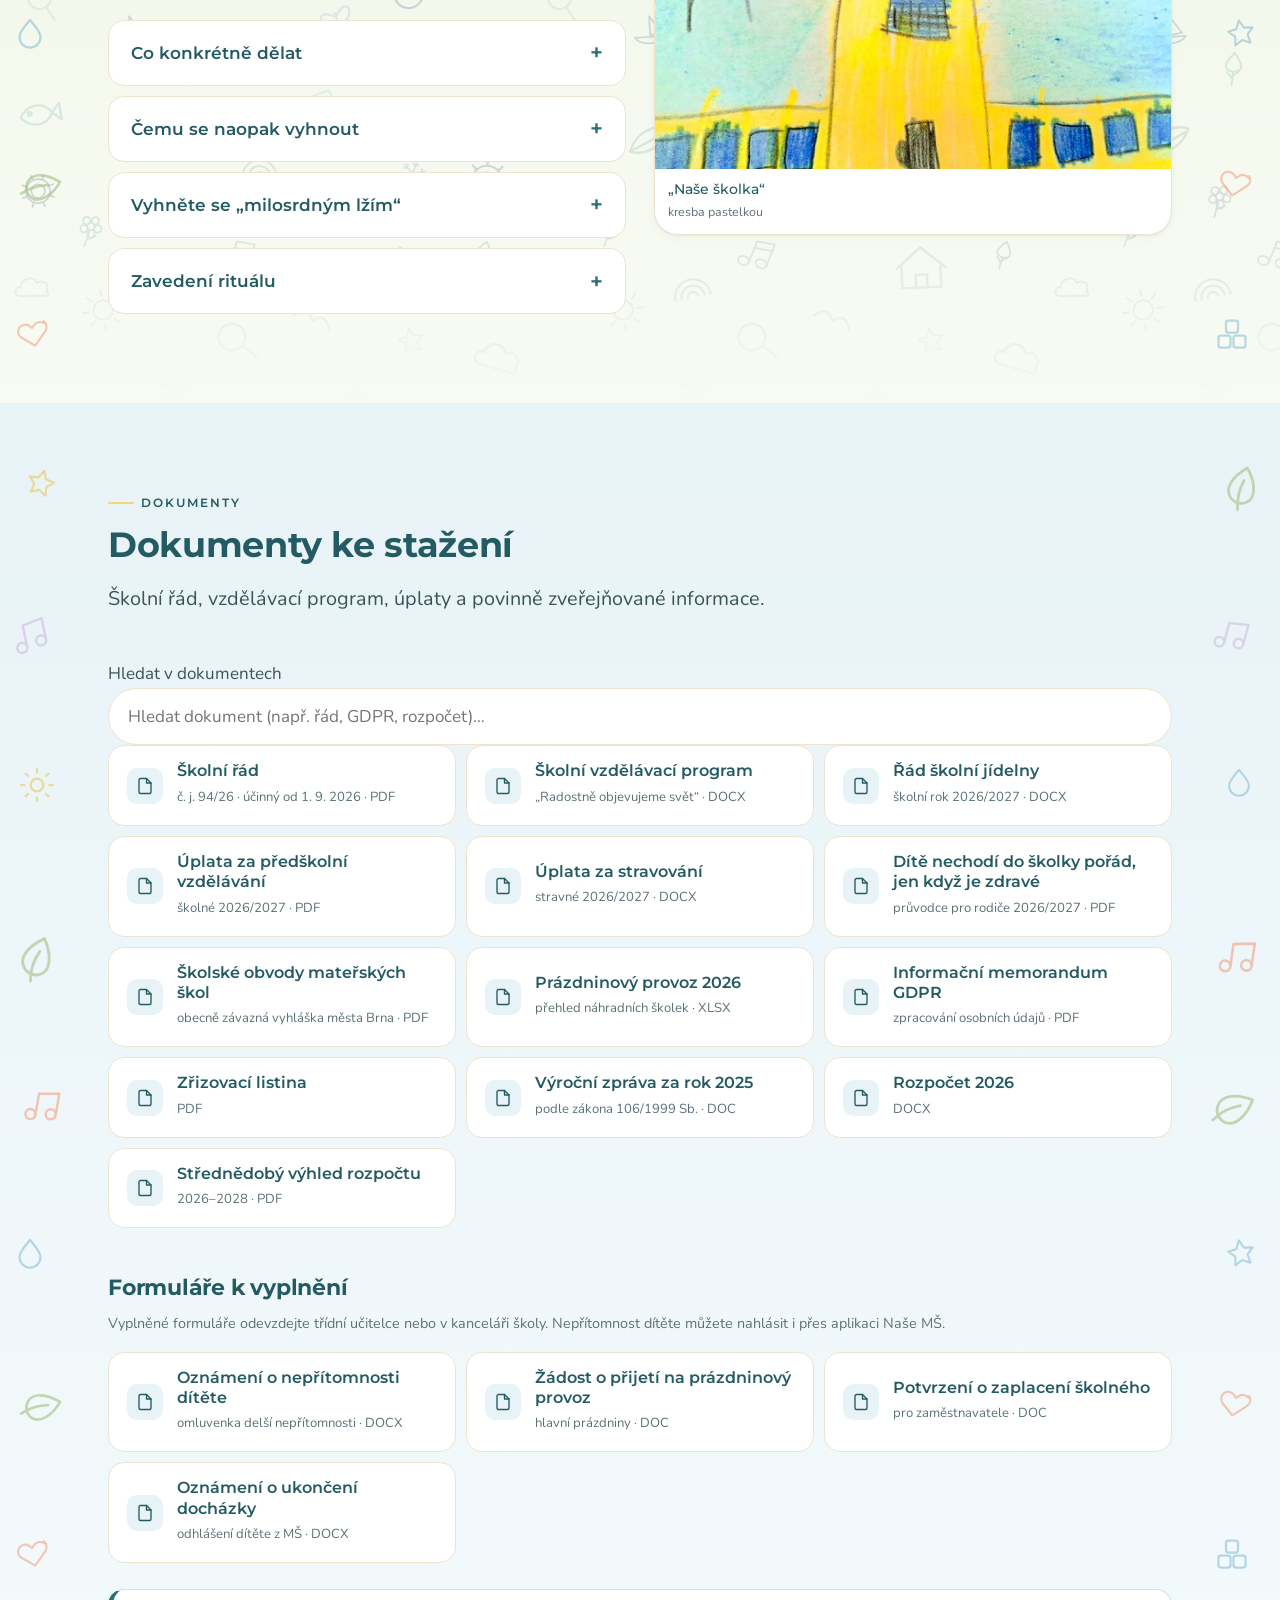
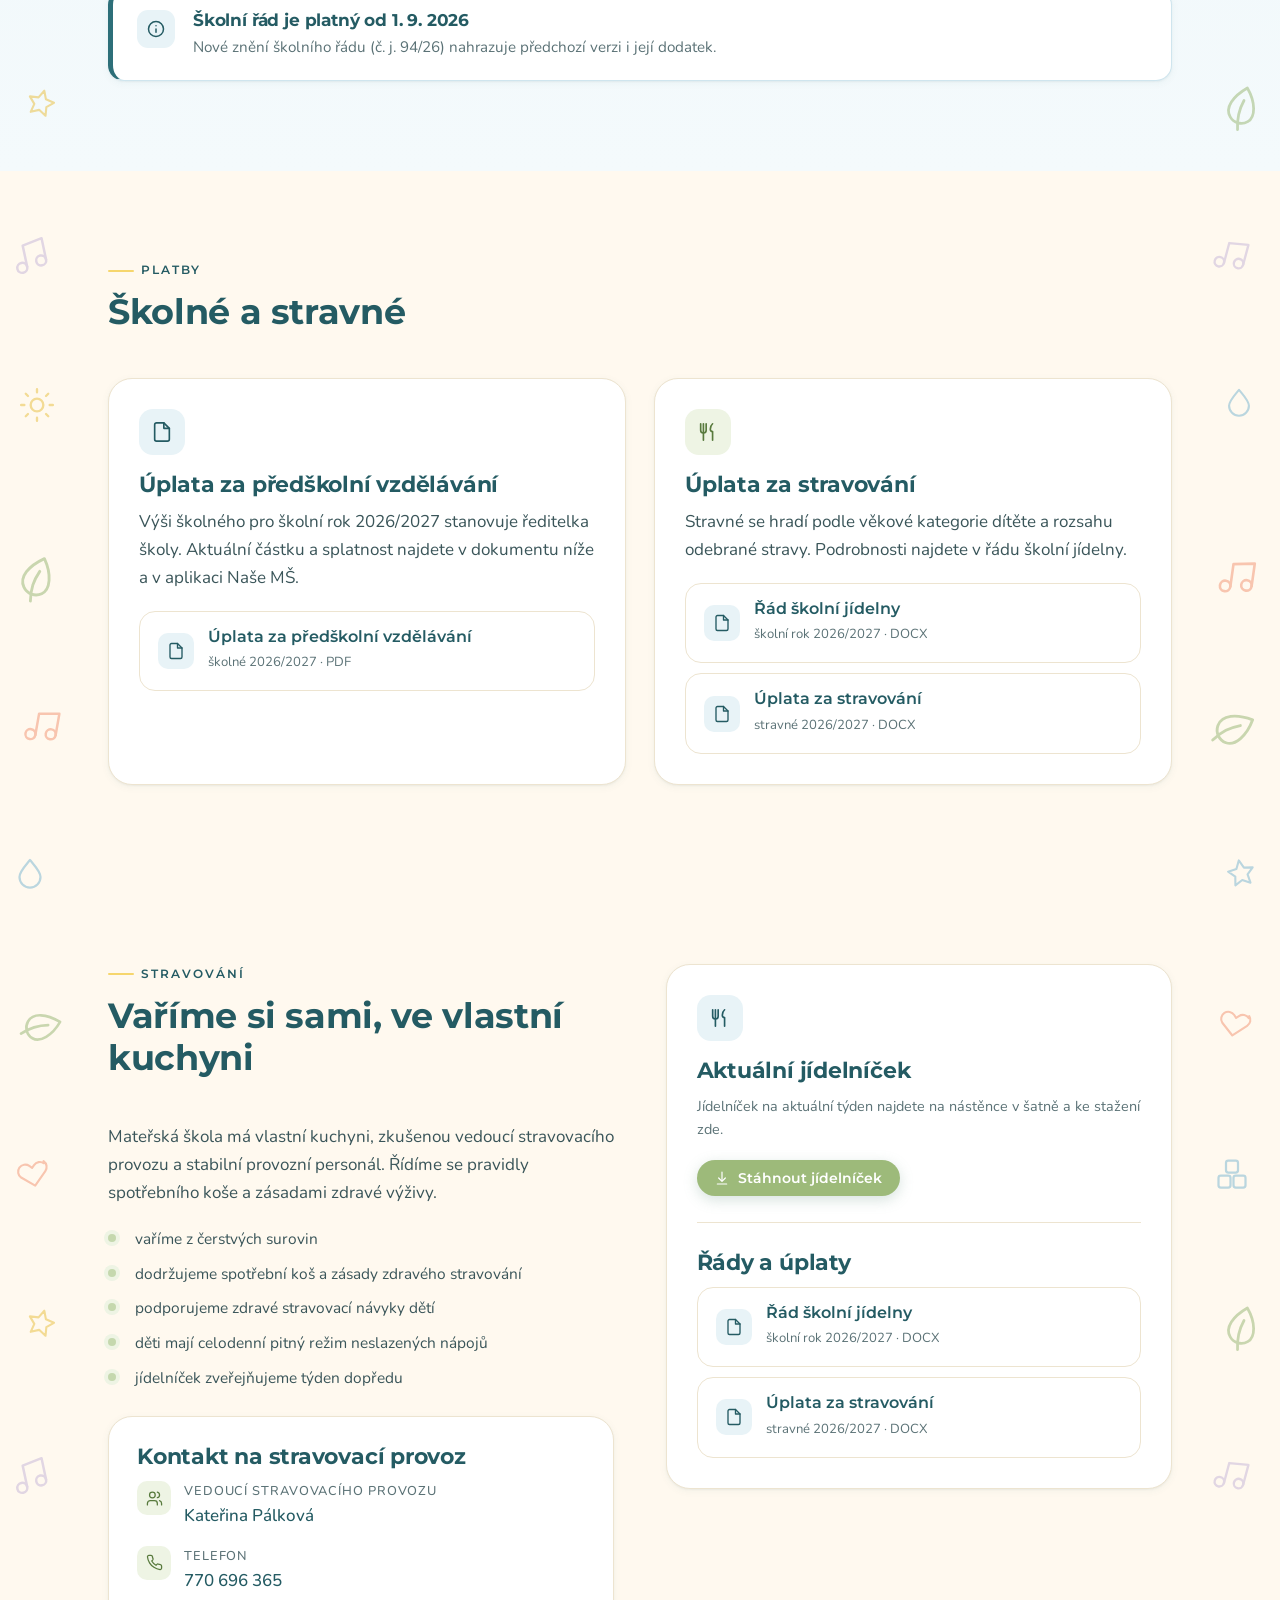
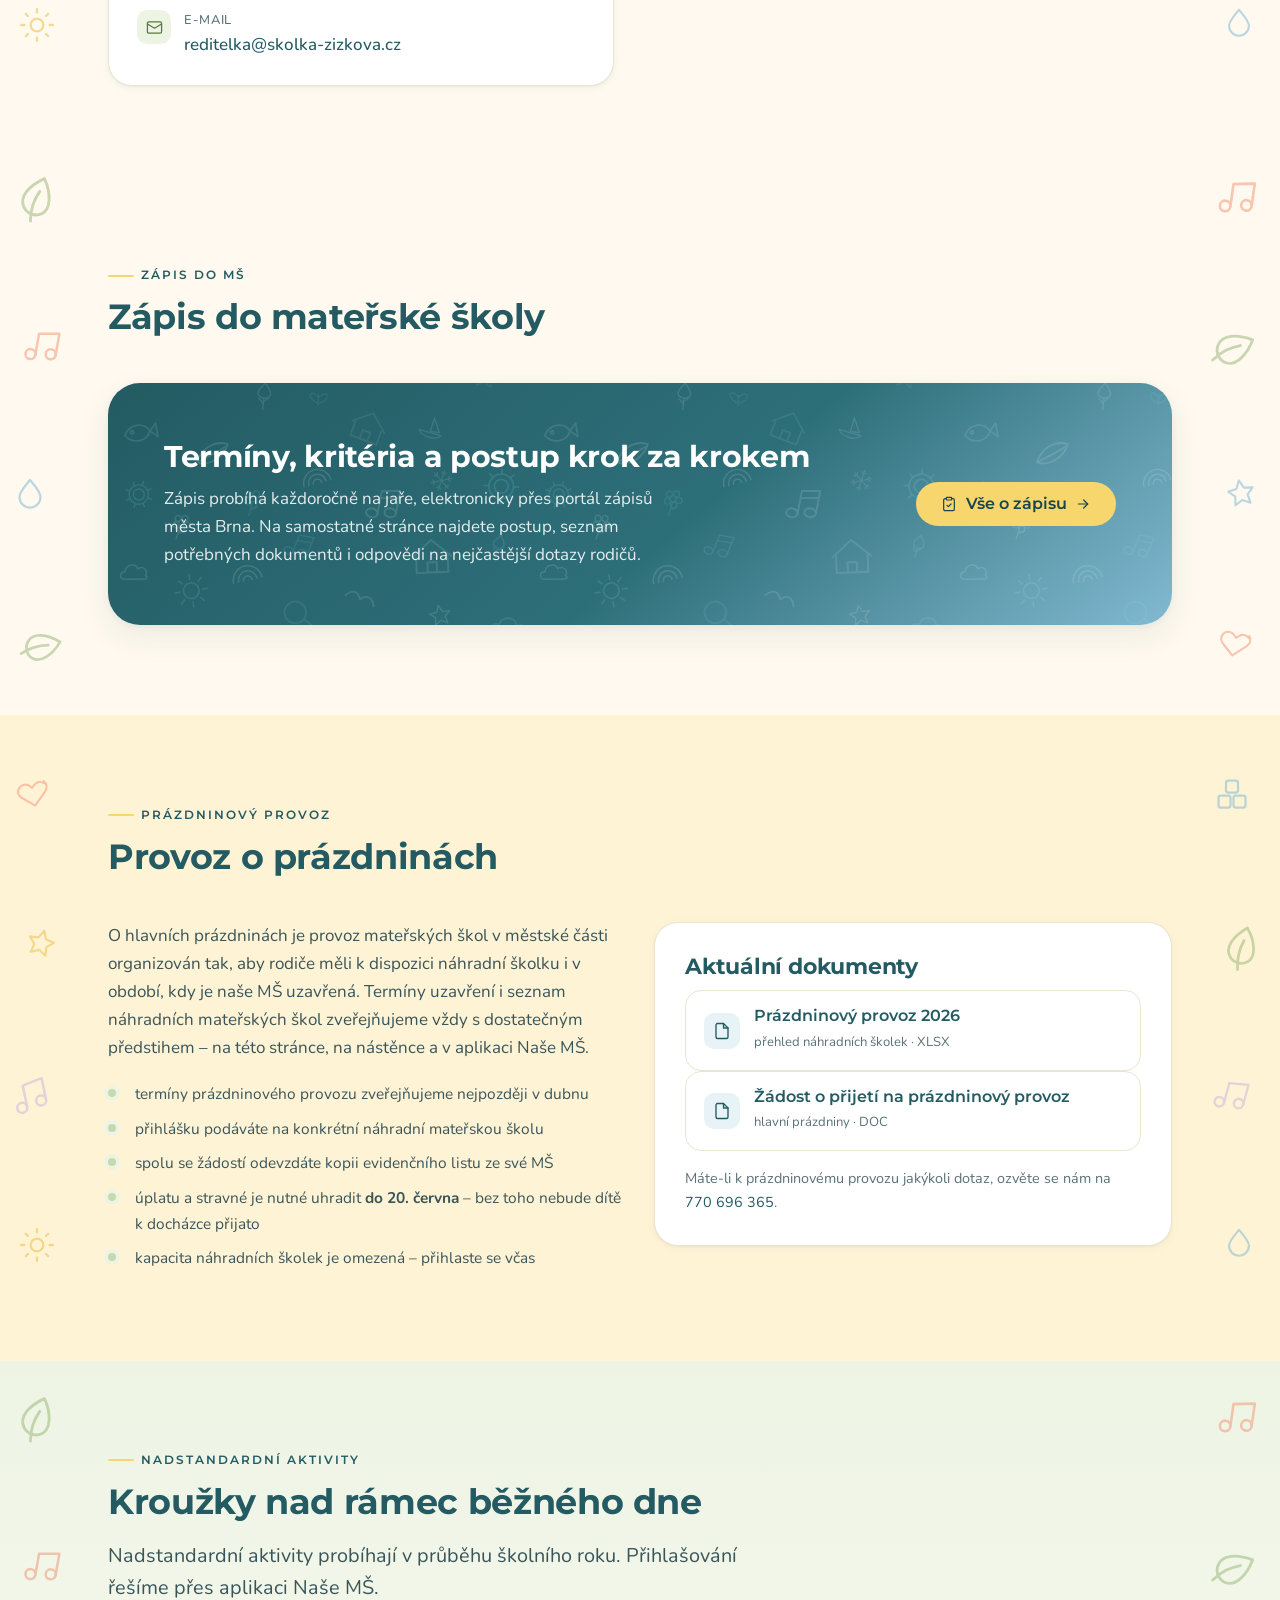
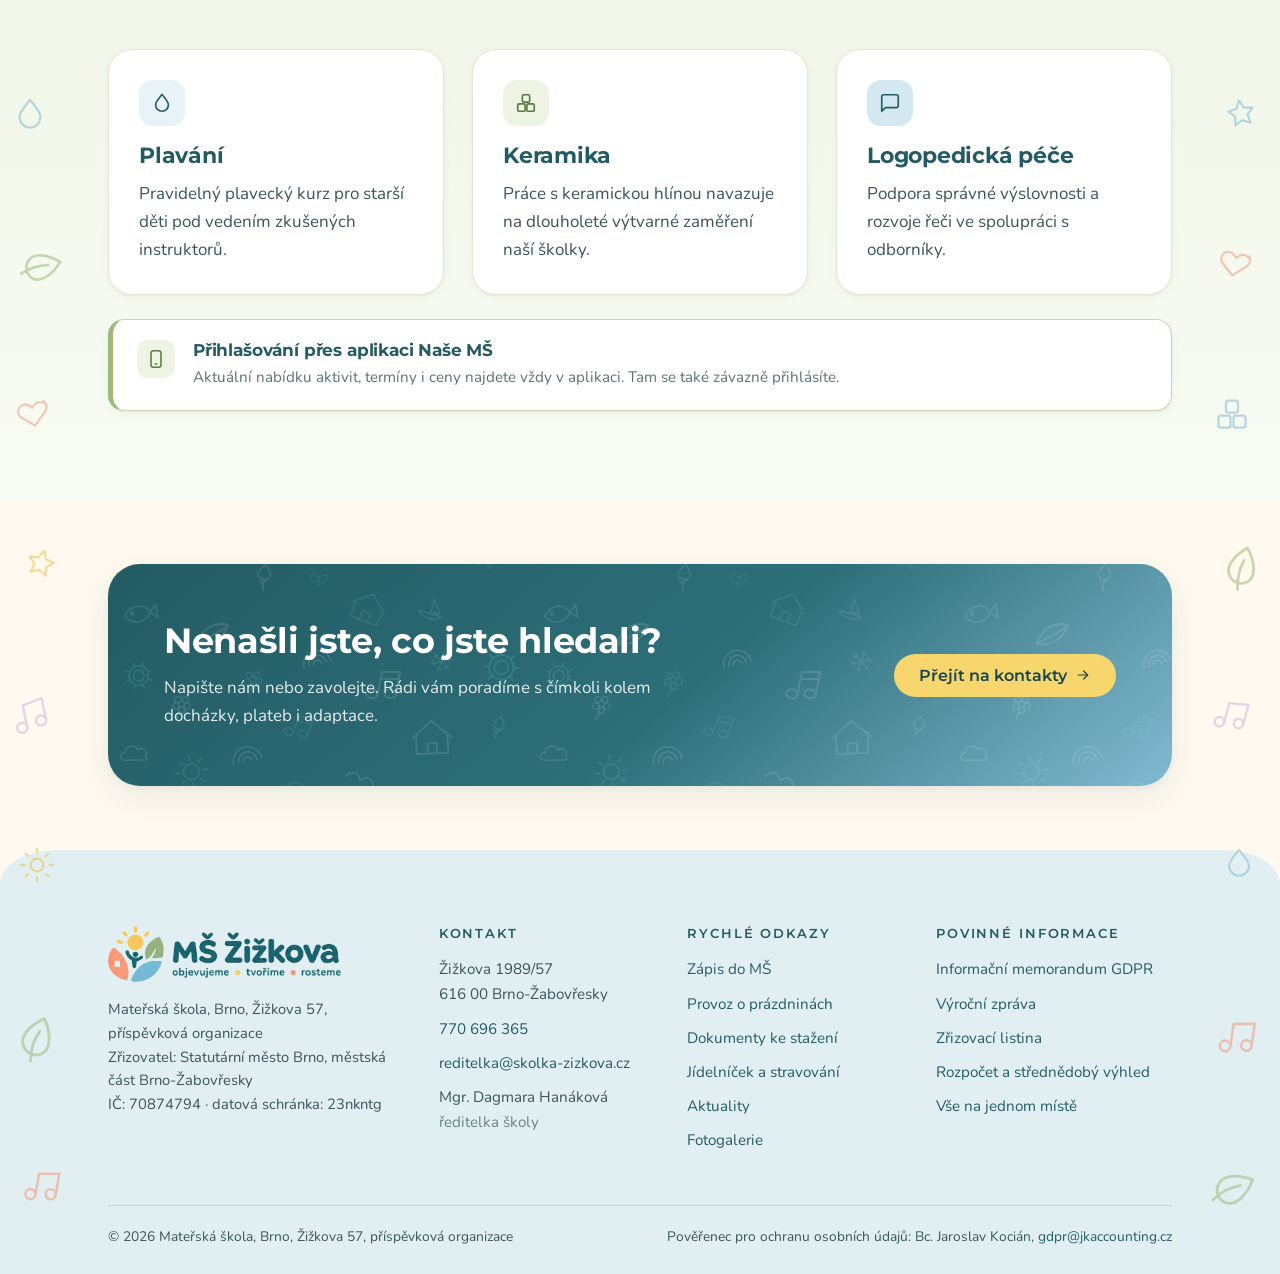
<file: pro-rodice.html>
<!doctype html>
<html lang="cs">
<head>
<meta charset="utf-8">
<meta name="viewport" content="width=device-width, initial-scale=1">
<title>Pro rodiče – MŠ Žižkova, Brno</title>
<meta name="description" content="Informace pro rodiče: adaptace, co dítě potřebuje, dokumenty ke stažení, stravování a jídelníček, kroužky, platby a prázdninový provoz.">
<meta name="robots" content="noindex,nofollow">
<meta name="theme-color" content="#245B63">
<meta property="og:type" content="website">
<meta property="og:title" content="Pro rodiče – MŠ Žižkova, Brno">
<meta property="og:description" content="Informace pro rodiče: adaptace, co dítě potřebuje, dokumenty ke stažení, stravování a jídelníček, kroužky, platby a prázdninový provoz.">
<meta property="og:locale" content="cs_CZ">
<meta property="og:image" content="https://www.skolka-zizkova.cz/assets/img/foto/budova.jpg">
<meta name="twitter:card" content="summary_large_image">
<meta property="og:site_name" content="MŠ Žižkova, Brno">
<link rel="icon" href="assets/img/favicon.png" type="image/png">
<link rel="apple-touch-icon" href="assets/img/znacka.png">
<link rel="preconnect" href="https://fonts.googleapis.com">
<link rel="preconnect" href="https://fonts.gstatic.com" crossorigin>
<link rel="stylesheet" href="https://fonts.googleapis.com/css2?family=Nunito:wght@400;600;700&family=Montserrat:wght@500;600;700;800&display=swap">
<link rel="stylesheet" href="assets/css/style.css">

</head>
<body>
<a class="skip" href="#obsah">Přeskočit na obsah</a>
<header class="header"><div class="wrap header__in">
  <a class="logo" href="index.html"><img src="assets/img/logo.png" width="266" height="64" alt="MŠ Žižkova, Brno" data-ei="add9ab24ae"></a>
  <nav class="nav" aria-label="Hlavní navigace"><div class="nav__item"><a class="nav__link" href="index.html">Domů</a></div><div class="nav__item"><a class="nav__link" href="skola.html">Škola<svg class="nav__caret" viewBox="0 0 12 12" fill="none" stroke="currentColor" stroke-width="2" stroke-linecap="round" aria-hidden="true"><path d="m2 4.5 4 4 4-4"/></svg></a><div class="nav__panel"><a href="skola.html#kdo-jsme">Kdo jsme</a><a href="skola.html#nase-ms">Aplikace Naše MŠ</a><a href="skola.html#vybaveni">Vybavení školy</a><a href="skola.html#zahrada">Školní zahrada</a><a href="skola.html#tym">Náš tým</a><a href="skola.html#provoz">Provoz školy</a><a href="fotogalerie.html">Fotogalerie</a></div></div><div class="nav__item"><a class="nav__link" href="vzdelavani.html">Vzdělávání<svg class="nav__caret" viewBox="0 0 12 12" fill="none" stroke="currentColor" stroke-width="2" stroke-linecap="round" aria-hidden="true"><path d="m2 4.5 4 4 4-4"/></svg></a><div class="nav__panel"><a href="vzdelavani.html#svp">Školní vzdělávací program</a><a href="vzdelavani.html#zamereni">Zaměření školy</a><a href="vzdelavani.html#jak-ucime">Jak učíme</a><a href="vzdelavani.html#predskolaci">Předškolní příprava</a><a href="projekty.html">Projekty a spolupráce</a></div></div><div class="nav__item"><a class="nav__link" href="pro-rodice.html" aria-current="page">Pro rodiče<svg class="nav__caret" viewBox="0 0 12 12" fill="none" stroke="currentColor" stroke-width="2" stroke-linecap="round" aria-hidden="true"><path d="m2 4.5 4 4 4-4"/></svg></a><div class="nav__panel"><a href="pro-rodice.html#novi-rodice">Informace pro nové rodiče</a><a href="pro-rodice.html#dokumenty">Dokumenty ke stažení</a><a href="pro-rodice.html#stravovani">Stravování</a><a href="zapis.html">Zápis do MŠ</a><a href="pro-rodice.html#prazdniny">Provoz o prázdninách</a><a href="pro-rodice.html#aktivity">Nadstandardní aktivity</a></div></div><div class="nav__item"><a class="nav__link" href="aktuality.html">Aktuality<svg class="nav__caret" viewBox="0 0 12 12" fill="none" stroke="currentColor" stroke-width="2" stroke-linecap="round" aria-hidden="true"><path d="m2 4.5 4 4 4-4"/></svg></a><div class="nav__panel"><a href="aktuality.html#dulezite">Důležité informace</a><a href="aktuality.html#novinky">Novinky a akce</a></div></div><div class="nav__item"><a class="nav__link" href="kontakty.html">Kontakty<svg class="nav__caret" viewBox="0 0 12 12" fill="none" stroke="currentColor" stroke-width="2" stroke-linecap="round" aria-hidden="true"><path d="m2 4.5 4 4 4-4"/></svg></a><div class="nav__panel"><a href="kontakty.html#udaje">Kontaktní údaje</a><a href="kontakty.html#doprava">Jak se k nám dostanete</a><a href="kontakty.html#povinne">Povinně zveřejňované informace</a></div></div></nav>
  <a class="header__tel" href="tel:+420770696365"><svg width="16" height="16" viewBox="0 0 24 24" fill="none" stroke="currentColor" stroke-width="1.8" stroke-linecap="round" stroke-linejoin="round" aria-hidden="true"><path d="M22 16.9v3a2 2 0 0 1-2.2 2 19.8 19.8 0 0 1-8.6-3.1 19.5 19.5 0 0 1-6-6A19.8 19.8 0 0 1 2.1 4.2 2 2 0 0 1 4.1 2h3a2 2 0 0 1 2 1.7c.1 1 .4 1.9.7 2.8a2 2 0 0 1-.4 2.1L8.1 9.9a16 16 0 0 0 6 6l1.3-1.3a2 2 0 0 1 2.1-.4c.9.3 1.8.6 2.8.7a2 2 0 0 1 1.7 2Z"/></svg> 770 696 365</a>
  <a class="btn btn--primary btn--sm header__cta" href="zapis.html"><svg width="16" height="16" viewBox="0 0 24 24" fill="none" stroke="currentColor" stroke-width="1.8" stroke-linecap="round" stroke-linejoin="round" aria-hidden="true"><path d="M16 4h2a2 2 0 0 1 2 2v14a2 2 0 0 1-2 2H6a2 2 0 0 1-2-2V6a2 2 0 0 1 2-2h2"/><rect x="8" y="2" width="8" height="4" rx="1"/><path d="m9 14 2 2 4-4"/></svg> Zápis do MŠ</a>
  <button class="burger" type="button" aria-label="Otevřít menu" aria-expanded="false" data-menu-open><span></span></button>
</div></header>

<div class="mobile" id="mobilni-menu" hidden>
  <div class="wrap" style="padding:0">
    <div class="mobile__top">
      <a class="logo" href="index.html"><img src="assets/img/logo.png" width="266" height="64" alt="MŠ Žižkova, Brno" data-ei="add9ab24ae"></a>
      <button class="mobile__close" type="button" aria-label="Zavřít menu" data-menu-close>&times;</button>
    </div>
    <div class="mobile__group"><a href="index.html">Domů</a></div><div class="mobile__group"><a href="skola.html">Škola</a><div class="mobile__sub"><a href="skola.html#kdo-jsme">Kdo jsme</a><a href="skola.html#nase-ms">Aplikace Naše MŠ</a><a href="skola.html#vybaveni">Vybavení školy</a><a href="skola.html#zahrada">Školní zahrada</a><a href="skola.html#tym">Náš tým</a><a href="skola.html#provoz">Provoz školy</a><a href="fotogalerie.html">Fotogalerie</a></div></div><div class="mobile__group"><a href="vzdelavani.html">Vzdělávání</a><div class="mobile__sub"><a href="vzdelavani.html#svp">Školní vzdělávací program</a><a href="vzdelavani.html#zamereni">Zaměření školy</a><a href="vzdelavani.html#jak-ucime">Jak učíme</a><a href="vzdelavani.html#predskolaci">Předškolní příprava</a><a href="projekty.html">Projekty a spolupráce</a></div></div><div class="mobile__group"><a href="pro-rodice.html">Pro rodiče</a><div class="mobile__sub"><a href="pro-rodice.html#novi-rodice">Informace pro nové rodiče</a><a href="pro-rodice.html#dokumenty">Dokumenty ke stažení</a><a href="pro-rodice.html#stravovani">Stravování</a><a href="zapis.html">Zápis do MŠ</a><a href="pro-rodice.html#prazdniny">Provoz o prázdninách</a><a href="pro-rodice.html#aktivity">Nadstandardní aktivity</a></div></div><div class="mobile__group"><a href="aktuality.html">Aktuality</a><div class="mobile__sub"><a href="aktuality.html#dulezite">Důležité informace</a><a href="aktuality.html#novinky">Novinky a akce</a></div></div><div class="mobile__group"><a href="kontakty.html">Kontakty</a><div class="mobile__sub"><a href="kontakty.html#udaje">Kontaktní údaje</a><a href="kontakty.html#doprava">Jak se k nám dostanete</a><a href="kontakty.html#povinne">Povinně zveřejňované informace</a></div></div>
    <div class="mobile__cta">
      <a class="btn btn--primary" href="zapis.html"><svg width="16" height="16" viewBox="0 0 24 24" fill="none" stroke="currentColor" stroke-width="1.8" stroke-linecap="round" stroke-linejoin="round" aria-hidden="true"><path d="M16 4h2a2 2 0 0 1 2 2v14a2 2 0 0 1-2 2H6a2 2 0 0 1-2-2V6a2 2 0 0 1 2-2h2"/><rect x="8" y="2" width="8" height="4" rx="1"/><path d="m9 14 2 2 4-4"/></svg> Zápis do MŠ</a>
      <a class="btn btn--ghost" href="tel:+420770696365"><svg width="16" height="16" viewBox="0 0 24 24" fill="none" stroke="currentColor" stroke-width="1.8" stroke-linecap="round" stroke-linejoin="round" aria-hidden="true"><path d="M22 16.9v3a2 2 0 0 1-2.2 2 19.8 19.8 0 0 1-8.6-3.1 19.5 19.5 0 0 1-6-6A19.8 19.8 0 0 1 2.1 4.2 2 2 0 0 1 4.1 2h3a2 2 0 0 1 2 1.7c.1 1 .4 1.9.7 2.8a2 2 0 0 1-.4 2.1L8.1 9.9a16 16 0 0 0 6 6l1.3-1.3a2 2 0 0 1 2.1-.4c.9.3 1.8.6 2.8.7a2 2 0 0 1 1.7 2Z"/></svg> 770 696 365</a>
      <a class="btn btn--ghost" href="mailto:reditelka@skolka-zizkova.cz"><svg width="16" height="16" viewBox="0 0 24 24" fill="none" stroke="currentColor" stroke-width="1.8" stroke-linecap="round" stroke-linejoin="round" aria-hidden="true"><path d="M21 15a2 2 0 0 1-2 2H7l-4 4V5a2 2 0 0 1 2-2h14a2 2 0 0 1 2 2z"/></svg> Napište nám</a>
    </div>
  </div>
</div>
<main id="obsah">
<section class="pagehead"><div class="wrap pagehead__in">
  <nav class="crumbs" aria-label="Drobečková navigace"><a href="index.html">Domů</a> <span aria-hidden="true">/</span> <span data-ek="2bbdc08cfa">Pro rodiče</span></nav>
  <h1 data-ek="2bbdc08cfa">Pro rodiče</h1>
  <p class="lead" data-ek="bf322eab0b">Vše podstatné na jednom místě – co dítě do školky potřebuje, jak probíhá adaptace, dokumenty ke stažení, stravování, platby i prázdninový provoz.</p>
</div></section><nav class="subnav" aria-label="Obsah stránky"><div class="wrap subnav__in"><a href="#novi-rodice">Informace pro nové rodiče</a><a href="#dokumenty">Dokumenty ke stažení</a><a href="#stravovani">Stravování</a><a href="#zapis">Zápis do MŠ</a><a href="#prazdniny">Provoz o prázdninách</a><a href="#aktivity">Nadstandardní aktivity</a></div></nav>

<section class="section" id="novi-rodice">
  <div class="wrap">
    <div class="section-head"><p class="eyebrow" data-ek="3941fff4dc">Noví rodiče</p><h2 data-ek="ff037fae6d">Než dítě nastoupí do školky</h2></div>
    <div class="grid grid-2" style="align-items:start">
      <div class="card">
        <div class="card__icon"><svg width="22" height="22" viewBox="0 0 24 24" fill="none" stroke="currentColor" stroke-width="1.8" stroke-linecap="round" stroke-linejoin="round" aria-hidden="true"><path d="m5 13 4 4L19 7"/></svg></div>
        <h3 data-ek="0743ee28d8">Co dítě potřebuje</h3>
        <ul class="ticks"><li data-ek="94dd63e9f1">pohodlné oblečení do třídy a náhradní oblečení do skříňky</li><li data-ek="b2da2fadb2">oblečení a obuv na zahradu, které se může umazat</li><li data-ek="0085d6e1ed">bačkorky s pevnou patou (ne pantofle)</li><li data-ek="3adc869a39">pyžamo na odpočinek</li><li data-ek="958b7063a1">hygienické potřeby podle pokynů třídní učitelky</li><li data-ek="423b930c6a">vše prosím podepsané nebo označené značkou dítěte</li></ul>
        <p style="margin-top:20px"><a class="btn btn--ghost btn--sm"
          href="assets/dokumenty/dite-do-ms-jen-kdyz-je-zdrave.pdf">
          <svg width="16" height="16" viewBox="0 0 24 24" fill="none" stroke="currentColor" stroke-width="1.8" stroke-linecap="round" stroke-linejoin="round" aria-hidden="true"><path d="M12 3v12"/><path d="m7 12 5 5 5-5"/><path d="M5 21h14"/></svg> Kdy dítě do školky nepatří (PDF)</a></p>
      </div>
      <div class="card card--green">
        <div class="card__icon"><svg width="22" height="22" viewBox="0 0 24 24" fill="none" stroke="currentColor" stroke-width="1.8" stroke-linecap="round" stroke-linejoin="round" aria-hidden="true"><rect x="3" y="5" width="18" height="16" rx="2"/><path d="M8 3v4M16 3v4M3 11h18"/></svg></div>
        <h3 data-ek="89817a66fa">První dny v mateřské škole</h3>
        <ul class="ticks"><li data-ek="ab2b5c786c">první dny doporučujeme kratší pobyt – jen na dopoledne</li><li data-ek="91095bda70">délku pobytu prodlužujeme postupně, podle toho, jak se dítě cítí</li><li data-ek="157e0ded90">s třídní učitelkou se domluvíte na individuálním plánu adaptace</li><li data-ek="1d17b8c5a1">dítě může mít s sebou plyšáka nebo drobnost z domova</li><li data-ek="864c2247e1">zavedený rituál při loučení dětem velmi pomáhá</li></ul>
      </div>
    </div>
  </div>
</section>

<section class="section section--mint section--pattern" id="adaptace">
  <div class="wrap">
    <div class="section-head"><p class="eyebrow" data-ek="ca2c1174d2">Adaptace</p><h2 data-ek="bd56791ee9">První týdny ve školce: jak ustát loučení</h2></div>
    <div class="grid grid-2" style="align-items:start">
      <div class="stack">
        <p class="lead" data-ek="2a3c40b140">Nástup dítěte do mateřské školy bývá nezřídka těžší pro rodiče než pro dítě samotné.
          Děti velmi dobře vycítí skutečné emoce svých rodičů – rychle pochytí jejich váhání, nervozitu i stres.
          Proto je pro ně důležité vidět, že rodiče jsou klidní a jistí.</p>
        <details class="acc"><summary>Co konkrétně dělat</summary><div class="acc__body">
          <p data-ek="9c3b8f56fc">Působte klidně a uvolněně, když dítě přivádíte. Nepůsobte rozrušeně a neomlouvejte se dítěti,
            že „už musí“. Nejlepší je prezentovat celou věc věcně a samozřejmě:</p>
          <p data-ek="17f84534d0"><em>„Mám tě rád a rád s tebou trávím čas, ale teď je třeba jít do školky. Já s tebou do třídy
            nepůjdu, ale vrátím se pro tebe později.“</em></p>
          <p data-ek="e52bed5f68">Pokud má dítě velký strach, může pomoci, když mu necháte něco svého: „Tady máš můj šátek,
            můžeš mi ho pohlídat a vrátit mi ho, až tě zase vyzvednu.“</p>
        </div></details>
        <details class="acc"><summary>Čemu se naopak vyhnout</summary><div class="acc__body">
          <p data-ek="691b594bd5">Neodkládejte odchod kvůli tomu, že dítě pláče. Nevyjednávejte s ním a neslibujte, že „mu to
            vynahradíte“. Pokud jste už řekli, že odcházíte, nezůstávejte a nevracejte se – dítě by bylo
            jen zmatenější a rozrušenější.</p>
          <p data-ek="4b33a5a2a6">Nenuťte dítě podávat ruku, zdravit nebo objímat učitelku, pokud to samo nechce. Rozhodně nás
            to neurazí – když pozdravíte vy, dítě vaše jednání časem rádo zkopíruje.</p>
        </div></details>
        <details class="acc"><summary>Vyhněte se „milosrdným lžím“</summary><div class="acc__body">
          <p data-ek="a5660b418d">„Za minutku jsem zpátky“ nebo „budu sedět na chodbě“ dítěti krátkodobě uleví, ale nabourají
            důvěru. Mnohem užitečnější je naučit dítě, že se může spolehnout na to, co říkáte – i když by
            v tu chvíli raději slyšelo něco jiného. Stejně tak se nesnažte „odplížit“, když se dítě nedívá.</p>
          <p data-ek="d0b272b989">Tím, že se rozloučíte, můžete sice vyvolat pláč, zároveň ale posilujete důvěru a jistotu dítěte
            a investujete do budoucna.</p>
        </div></details>
        <details class="acc"><summary>Zavedení rituálu</summary><div class="acc__body">
          <p data-ek="dc73c0d342">Mnoha dětem pomáhá jednoduchý rituál, který budete opakovat každý den – objetí a tři pusy
            na rozloučenou, plácnutí, zamávání z okna nebo cokoli jiného, co se dítěti líbí a do čeho se zapojí.</p>
        </div></details>
      </div>
      <div><figure class="vykres">
  <img src="assets/img/vykresy/vykres-09-nahled.jpg" width="640" height="480"
       alt="Dětská kresba – Naše školka" loading="lazy" decoding="async" data-ei="5483c7c98b">
  <figcaption>„Naše školka“<span data-ek="b579609c85">kresba pastelkou</span></figcaption>
</figure></div>
    </div>
  </div>
</section>

<section class="section section--blue" id="dokumenty">
  <div class="wrap">
    <div class="section-head"><p class="eyebrow" data-ek="99721ea154">Dokumenty</p><h2 data-ek="896785d5f4">Dokumenty ke stažení</h2><p class="lead" data-ek="44323c3518">Školní řád, vzdělávací program, úplaty a povinně zveřejňované informace.</p></div>
    <div class="docs"><a class="doc" href="assets/dokumenty/skolni-rad-2026-2027.pdf">
        <span class="doc__ico"><svg width="18" height="18" viewBox="0 0 24 24" fill="none" stroke="currentColor" stroke-width="1.8" stroke-linecap="round" stroke-linejoin="round" aria-hidden="true"><path d="M14 2H6a2 2 0 0 0-2 2v16a2 2 0 0 0 2 2h12a2 2 0 0 0 2-2V8z"/><path d="M14 2v6h6"/></svg></span>
        <span data-ek="ed0eb4ad19"><b>Školní řád</b><small>č. j. 94/26 · účinný od 1. 9. 2026 · PDF</small></span></a><a class="doc" href="assets/dokumenty/skolni-vzdelavaci-program.docx">
        <span class="doc__ico"><svg width="18" height="18" viewBox="0 0 24 24" fill="none" stroke="currentColor" stroke-width="1.8" stroke-linecap="round" stroke-linejoin="round" aria-hidden="true"><path d="M14 2H6a2 2 0 0 0-2 2v16a2 2 0 0 0 2 2h12a2 2 0 0 0 2-2V8z"/><path d="M14 2v6h6"/></svg></span>
        <span data-ek="a99a796cd6"><b>Školní vzdělávací program</b><small>„Radostně objevujeme svět“ · DOCX</small></span></a><a class="doc" href="assets/dokumenty/rad-skolni-jidelny-2026-2027.docx">
        <span class="doc__ico"><svg width="18" height="18" viewBox="0 0 24 24" fill="none" stroke="currentColor" stroke-width="1.8" stroke-linecap="round" stroke-linejoin="round" aria-hidden="true"><path d="M14 2H6a2 2 0 0 0-2 2v16a2 2 0 0 0 2 2h12a2 2 0 0 0 2-2V8z"/><path d="M14 2v6h6"/></svg></span>
        <span data-ek="e50f887a2a"><b>Řád školní jídelny</b><small>školní rok 2026/2027 · DOCX</small></span></a><a class="doc" href="assets/dokumenty/uplata-skolne-2026-2027.pdf">
        <span class="doc__ico"><svg width="18" height="18" viewBox="0 0 24 24" fill="none" stroke="currentColor" stroke-width="1.8" stroke-linecap="round" stroke-linejoin="round" aria-hidden="true"><path d="M14 2H6a2 2 0 0 0-2 2v16a2 2 0 0 0 2 2h12a2 2 0 0 0 2-2V8z"/><path d="M14 2v6h6"/></svg></span>
        <span data-ek="33889fb374"><b>Úplata za předškolní vzdělávání</b><small>školné 2026/2027 · PDF</small></span></a><a class="doc" href="assets/dokumenty/uplata-stravne-2026-2027.docx">
        <span class="doc__ico"><svg width="18" height="18" viewBox="0 0 24 24" fill="none" stroke="currentColor" stroke-width="1.8" stroke-linecap="round" stroke-linejoin="round" aria-hidden="true"><path d="M14 2H6a2 2 0 0 0-2 2v16a2 2 0 0 0 2 2h12a2 2 0 0 0 2-2V8z"/><path d="M14 2v6h6"/></svg></span>
        <span data-ek="4db9ace59b"><b>Úplata za stravování</b><small>stravné 2026/2027 · DOCX</small></span></a><a class="doc" href="assets/dokumenty/dite-do-ms-jen-kdyz-je-zdrave.pdf">
        <span class="doc__ico"><svg width="18" height="18" viewBox="0 0 24 24" fill="none" stroke="currentColor" stroke-width="1.8" stroke-linecap="round" stroke-linejoin="round" aria-hidden="true"><path d="M14 2H6a2 2 0 0 0-2 2v16a2 2 0 0 0 2 2h12a2 2 0 0 0 2-2V8z"/><path d="M14 2v6h6"/></svg></span>
        <span data-ek="8c203fb438"><b>Dítě nechodí do školky pořád, jen když je zdravé</b><small>průvodce pro rodiče 2026/2027 · PDF</small></span></a><a class="doc" href="assets/dokumenty/skolske-obvody-ms-brno.pdf">
        <span class="doc__ico"><svg width="18" height="18" viewBox="0 0 24 24" fill="none" stroke="currentColor" stroke-width="1.8" stroke-linecap="round" stroke-linejoin="round" aria-hidden="true"><path d="M14 2H6a2 2 0 0 0-2 2v16a2 2 0 0 0 2 2h12a2 2 0 0 0 2-2V8z"/><path d="M14 2v6h6"/></svg></span>
        <span data-ek="1469996df0"><b>Školské obvody mateřských škol</b><small>obecně závazná vyhláška města Brna · PDF</small></span></a><a class="doc" href="assets/dokumenty/prazdninovy-provoz-2026.xlsx">
        <span class="doc__ico"><svg width="18" height="18" viewBox="0 0 24 24" fill="none" stroke="currentColor" stroke-width="1.8" stroke-linecap="round" stroke-linejoin="round" aria-hidden="true"><path d="M14 2H6a2 2 0 0 0-2 2v16a2 2 0 0 0 2 2h12a2 2 0 0 0 2-2V8z"/><path d="M14 2v6h6"/></svg></span>
        <span data-ek="afd6585a4f"><b>Prázdninový provoz 2026</b><small>přehled náhradních školek · XLSX</small></span></a><a class="doc" href="assets/dokumenty/gdpr-informacni-memorandum.pdf">
        <span class="doc__ico"><svg width="18" height="18" viewBox="0 0 24 24" fill="none" stroke="currentColor" stroke-width="1.8" stroke-linecap="round" stroke-linejoin="round" aria-hidden="true"><path d="M14 2H6a2 2 0 0 0-2 2v16a2 2 0 0 0 2 2h12a2 2 0 0 0 2-2V8z"/><path d="M14 2v6h6"/></svg></span>
        <span data-ek="81c71c7a2f"><b>Informační memorandum GDPR</b><small>zpracování osobních údajů · PDF</small></span></a><a class="doc" href="assets/dokumenty/zrizovaci-listina.pdf">
        <span class="doc__ico"><svg width="18" height="18" viewBox="0 0 24 24" fill="none" stroke="currentColor" stroke-width="1.8" stroke-linecap="round" stroke-linejoin="round" aria-hidden="true"><path d="M14 2H6a2 2 0 0 0-2 2v16a2 2 0 0 0 2 2h12a2 2 0 0 0 2-2V8z"/><path d="M14 2v6h6"/></svg></span>
        <span data-ek="3d792c554c"><b>Zřizovací listina</b><small>PDF</small></span></a><a class="doc" href="assets/dokumenty/vyrocni-zprava-2025.doc">
        <span class="doc__ico"><svg width="18" height="18" viewBox="0 0 24 24" fill="none" stroke="currentColor" stroke-width="1.8" stroke-linecap="round" stroke-linejoin="round" aria-hidden="true"><path d="M14 2H6a2 2 0 0 0-2 2v16a2 2 0 0 0 2 2h12a2 2 0 0 0 2-2V8z"/><path d="M14 2v6h6"/></svg></span>
        <span data-ek="94f4355360"><b>Výroční zpráva za rok 2025</b><small>podle zákona 106/1999 Sb. · DOC</small></span></a><a class="doc" href="assets/dokumenty/rozpocet-2026.docx">
        <span class="doc__ico"><svg width="18" height="18" viewBox="0 0 24 24" fill="none" stroke="currentColor" stroke-width="1.8" stroke-linecap="round" stroke-linejoin="round" aria-hidden="true"><path d="M14 2H6a2 2 0 0 0-2 2v16a2 2 0 0 0 2 2h12a2 2 0 0 0 2-2V8z"/><path d="M14 2v6h6"/></svg></span>
        <span data-ek="027e980206"><b>Rozpočet 2026</b><small>DOCX</small></span></a><a class="doc" href="assets/dokumenty/strednedoby-vyhled-rozpoctu-2026-2028.pdf">
        <span class="doc__ico"><svg width="18" height="18" viewBox="0 0 24 24" fill="none" stroke="currentColor" stroke-width="1.8" stroke-linecap="round" stroke-linejoin="round" aria-hidden="true"><path d="M14 2H6a2 2 0 0 0-2 2v16a2 2 0 0 0 2 2h12a2 2 0 0 0 2-2V8z"/><path d="M14 2v6h6"/></svg></span>
        <span data-ek="48f8f10ebe"><b>Střednědobý výhled rozpočtu</b><small>2026–2028 · PDF</small></span></a></div>

    <h3 style="margin-top:clamp(32px,3.6vw,46px)" data-ek="08b5d5792b">Formuláře k vyplnění</h3>
    <p class="small muted" style="margin-bottom:16px" data-ek="0d657e6c45">
      Vyplněné formuláře odevzdejte třídní učitelce nebo v kanceláři školy.
      Nepřítomnost dítěte můžete nahlásit i přes aplikaci Naše MŠ.</p>
    <div class="docs"><a class="doc" href="assets/dokumenty/formular-oznameni-o-nepritomnosti.docx">
        <span class="doc__ico"><svg width="18" height="18" viewBox="0 0 24 24" fill="none" stroke="currentColor" stroke-width="1.8" stroke-linecap="round" stroke-linejoin="round" aria-hidden="true"><path d="M14 2H6a2 2 0 0 0-2 2v16a2 2 0 0 0 2 2h12a2 2 0 0 0 2-2V8z"/><path d="M14 2v6h6"/></svg></span>
        <span data-ek="4bfdbc192d"><b>Oznámení o nepřítomnosti dítěte</b><small>omluvenka delší nepřítomnosti · DOCX</small></span></a><a class="doc" href="assets/dokumenty/formular-prihlaska-prazdninovy-provoz.doc">
        <span class="doc__ico"><svg width="18" height="18" viewBox="0 0 24 24" fill="none" stroke="currentColor" stroke-width="1.8" stroke-linecap="round" stroke-linejoin="round" aria-hidden="true"><path d="M14 2H6a2 2 0 0 0-2 2v16a2 2 0 0 0 2 2h12a2 2 0 0 0 2-2V8z"/><path d="M14 2v6h6"/></svg></span>
        <span data-ek="5054ac6c96"><b>Žádost o přijetí na prázdninový provoz</b><small>hlavní prázdniny · DOC</small></span></a><a class="doc" href="assets/dokumenty/potvrzeni-o-zaplaceni-skolneho.doc">
        <span class="doc__ico"><svg width="18" height="18" viewBox="0 0 24 24" fill="none" stroke="currentColor" stroke-width="1.8" stroke-linecap="round" stroke-linejoin="round" aria-hidden="true"><path d="M14 2H6a2 2 0 0 0-2 2v16a2 2 0 0 0 2 2h12a2 2 0 0 0 2-2V8z"/><path d="M14 2v6h6"/></svg></span>
        <span data-ek="1e197b7b09"><b>Potvrzení o zaplacení školného</b><small>pro zaměstnavatele · DOC</small></span></a><a class="doc" href="assets/dokumenty/formular-oznameni-o-ukonceni-dochazky.docx">
        <span class="doc__ico"><svg width="18" height="18" viewBox="0 0 24 24" fill="none" stroke="currentColor" stroke-width="1.8" stroke-linecap="round" stroke-linejoin="round" aria-hidden="true"><path d="M14 2H6a2 2 0 0 0-2 2v16a2 2 0 0 0 2 2h12a2 2 0 0 0 2-2V8z"/><path d="M14 2v6h6"/></svg></span>
        <span data-ek="0f882796fc"><b>Oznámení o ukončení docházky</b><small>odhlášení dítěte z MŠ · DOCX</small></span></a></div>

    <div class="alert" style="margin-top:26px">
      <span class="alert__ico"><svg width="20" height="20" viewBox="0 0 24 24" fill="none" stroke="currentColor" stroke-width="1.8" stroke-linecap="round" stroke-linejoin="round" aria-hidden="true"><circle cx="12" cy="12" r="9"/><path d="M12 16v-4"/><path d="M12 8h.01"/></svg></span>
      <div><h3 data-ek="e701a8f165">Školní řád je platný od 1. 9. 2026</h3>
      <p data-ek="1e309c68e6">Nové znění školního řádu (č. j. 94/26) nahrazuje předchozí verzi i její dodatek.</p></div>
    </div>
  </div>
</section>

<section class="section" id="platby">
  <div class="wrap">
    <div class="section-head"><p class="eyebrow" data-ek="009684ada2">Platby</p><h2 data-ek="587c81f01e">Školné a stravné</h2></div>
    <div class="grid grid-2">
      <div class="card"><div class="card__icon"><svg width="22" height="22" viewBox="0 0 24 24" fill="none" stroke="currentColor" stroke-width="1.8" stroke-linecap="round" stroke-linejoin="round" aria-hidden="true"><path d="M14 2H6a2 2 0 0 0-2 2v16a2 2 0 0 0 2 2h12a2 2 0 0 0 2-2V8z"/><path d="M14 2v6h6"/></svg></div>
        <h3 data-ek="00b6dffde3">Úplata za předškolní vzdělávání</h3>
        <p data-ek="a63cc642e3">Výši školného pro školní rok 2026/2027 stanovuje ředitelka školy. Aktuální částku a splatnost
          najdete v dokumentu níže a v aplikaci Naše MŠ.</p>
        <div class="docs"><a class="doc" href="assets/dokumenty/uplata-skolne-2026-2027.pdf">
        <span class="doc__ico"><svg width="18" height="18" viewBox="0 0 24 24" fill="none" stroke="currentColor" stroke-width="1.8" stroke-linecap="round" stroke-linejoin="round" aria-hidden="true"><path d="M14 2H6a2 2 0 0 0-2 2v16a2 2 0 0 0 2 2h12a2 2 0 0 0 2-2V8z"/><path d="M14 2v6h6"/></svg></span>
        <span data-ek="33889fb374"><b>Úplata za předškolní vzdělávání</b><small>školné 2026/2027 · PDF</small></span></a></div></div>
      <div class="card card--green"><div class="card__icon"><svg width="22" height="22" viewBox="0 0 24 24" fill="none" stroke="currentColor" stroke-width="1.8" stroke-linecap="round" stroke-linejoin="round" aria-hidden="true"><path d="M4 3v7a3 3 0 0 0 6 0V3"/><path d="M7 3v18"/><path d="M17 3c-1.7 1.5-2.5 3.5-2.5 6 0 1.5.8 2.5 2.5 2.5V21"/></svg></div>
        <h3 data-ek="0aef2680be">Úplata za stravování</h3>
        <p data-ek="b5d9c0272f">Stravné se hradí podle věkové kategorie dítěte a rozsahu odebrané stravy. Podrobnosti najdete
          v řádu školní jídelny.</p>
        <div class="docs"><a class="doc" href="assets/dokumenty/rad-skolni-jidelny-2026-2027.docx">
        <span class="doc__ico"><svg width="18" height="18" viewBox="0 0 24 24" fill="none" stroke="currentColor" stroke-width="1.8" stroke-linecap="round" stroke-linejoin="round" aria-hidden="true"><path d="M14 2H6a2 2 0 0 0-2 2v16a2 2 0 0 0 2 2h12a2 2 0 0 0 2-2V8z"/><path d="M14 2v6h6"/></svg></span>
        <span data-ek="e50f887a2a"><b>Řád školní jídelny</b><small>školní rok 2026/2027 · DOCX</small></span></a><a class="doc" href="assets/dokumenty/uplata-stravne-2026-2027.docx">
        <span class="doc__ico"><svg width="18" height="18" viewBox="0 0 24 24" fill="none" stroke="currentColor" stroke-width="1.8" stroke-linecap="round" stroke-linejoin="round" aria-hidden="true"><path d="M14 2H6a2 2 0 0 0-2 2v16a2 2 0 0 0 2 2h12a2 2 0 0 0 2-2V8z"/><path d="M14 2v6h6"/></svg></span>
        <span data-ek="4db9ace59b"><b>Úplata za stravování</b><small>stravné 2026/2027 · DOCX</small></span></a></div></div>
    </div>
  </div>
</section>

<section class="section" id="stravovani">
  <div class="wrap">
    <div class="grid grid-2" style="align-items:start;gap:clamp(28px,4vw,56px)">
      <div>
        <div class="section-head"><p class="eyebrow" data-ek="d7c8af0ecd">Stravování</p><h2 data-ek="1ccbf54bee">Vaříme si sami, ve vlastní kuchyni</h2></div>
        <p data-ek="9e6b2085de">Mateřská škola má vlastní kuchyni, zkušenou vedoucí stravovacího provozu a stabilní provozní personál.
          Řídíme se pravidly spotřebního koše a zásadami zdravé výživy.</p>
        <ul class="ticks"><li data-ek="c9f407c575">vaříme z čerstvých surovin</li><li data-ek="29aa965cbe">dodržujeme spotřební koš a zásady zdravého stravování</li><li data-ek="9254d8f135">podporujeme zdravé stravovací návyky dětí</li><li data-ek="15e97e09b8">děti mají celodenní pitný režim neslazených nápojů</li><li data-ek="3044a71787">jídelníček zveřejňujeme týden dopředu</li></ul>
        <div class="contact-card" style="margin-top:26px">
          <h3 style="margin-top:0" data-ek="6757bd3225">Kontakt na stravovací provoz</h3>
          <ul class="contact-list">
            <li><span class="ico"><svg width="17" height="17" viewBox="0 0 24 24" fill="none" stroke="currentColor" stroke-width="1.8" stroke-linecap="round" stroke-linejoin="round" aria-hidden="true"><path d="M16 21v-2a4 4 0 0 0-4-4H6a4 4 0 0 0-4 4v2"/><circle cx="9" cy="7" r="4"/><path d="M22 21v-2a4 4 0 0 0-3-3.9"/><path d="M16 3.1a4 4 0 0 1 0 7.8"/></svg></span><div><b>Vedoucí stravovacího provozu</b>
              <span data-ek="c0fc93f36c">Kateřina Pálková</span></div></li>
            <li><span class="ico"><svg width="17" height="17" viewBox="0 0 24 24" fill="none" stroke="currentColor" stroke-width="1.8" stroke-linecap="round" stroke-linejoin="round" aria-hidden="true"><path d="M22 16.9v3a2 2 0 0 1-2.2 2 19.8 19.8 0 0 1-8.6-3.1 19.5 19.5 0 0 1-6-6A19.8 19.8 0 0 1 2.1 4.2 2 2 0 0 1 4.1 2h3a2 2 0 0 1 2 1.7c.1 1 .4 1.9.7 2.8a2 2 0 0 1-.4 2.1L8.1 9.9a16 16 0 0 0 6 6l1.3-1.3a2 2 0 0 1 2.1-.4c.9.3 1.8.6 2.8.7a2 2 0 0 1 1.7 2Z"/></svg></span><div><b>Telefon</b>
              <a href="tel:+420770696365">770 696 365</a></div></li>
            <li><span class="ico"><svg width="17" height="17" viewBox="0 0 24 24" fill="none" stroke="currentColor" stroke-width="1.8" stroke-linecap="round" stroke-linejoin="round" aria-hidden="true"><rect x="2" y="4" width="20" height="16" rx="2"/><path d="m2 7 10 6 10-6"/></svg></span><div><b>E-mail</b>
              <a href="mailto:reditelka@skolka-zizkova.cz">reditelka@skolka-zizkova.cz</a></div></li>
          </ul>
        </div>
      </div>
      <div class="card">
        <div class="card__icon"><svg width="22" height="22" viewBox="0 0 24 24" fill="none" stroke="currentColor" stroke-width="1.8" stroke-linecap="round" stroke-linejoin="round" aria-hidden="true"><path d="M4 3v7a3 3 0 0 0 6 0V3"/><path d="M7 3v18"/><path d="M17 3c-1.7 1.5-2.5 3.5-2.5 6 0 1.5.8 2.5 2.5 2.5V21"/></svg></div>
        <h3 data-ek="2e0e2abb47">Aktuální jídelníček</h3>
        <p class="small muted" data-ek="cb2aa813eb">Jídelníček na aktuální týden najdete na nástěnce v šatně a ke stažení zde.</p>
        <p style="margin-top:18px"><a class="btn btn--green btn--sm" href="assets/dokumenty/jidelnicek-aktualni.pdf">
          <svg width="16" height="16" viewBox="0 0 24 24" fill="none" stroke="currentColor" stroke-width="1.8" stroke-linecap="round" stroke-linejoin="round" aria-hidden="true"><path d="M12 3v12"/><path d="m7 12 5 5 5-5"/><path d="M5 21h14"/></svg> Stáhnout jídelníček</a></p>
        <hr style="border:0;border-top:1px solid var(--line);margin:26px 0">
        <h3 data-ek="ba70cb3a7c">Řády a úplaty</h3>
        <div class="docs"><a class="doc" href="assets/dokumenty/rad-skolni-jidelny-2026-2027.docx">
        <span class="doc__ico"><svg width="18" height="18" viewBox="0 0 24 24" fill="none" stroke="currentColor" stroke-width="1.8" stroke-linecap="round" stroke-linejoin="round" aria-hidden="true"><path d="M14 2H6a2 2 0 0 0-2 2v16a2 2 0 0 0 2 2h12a2 2 0 0 0 2-2V8z"/><path d="M14 2v6h6"/></svg></span>
        <span data-ek="e50f887a2a"><b>Řád školní jídelny</b><small>školní rok 2026/2027 · DOCX</small></span></a><a class="doc" href="assets/dokumenty/uplata-stravne-2026-2027.docx">
        <span class="doc__ico"><svg width="18" height="18" viewBox="0 0 24 24" fill="none" stroke="currentColor" stroke-width="1.8" stroke-linecap="round" stroke-linejoin="round" aria-hidden="true"><path d="M14 2H6a2 2 0 0 0-2 2v16a2 2 0 0 0 2 2h12a2 2 0 0 0 2-2V8z"/><path d="M14 2v6h6"/></svg></span>
        <span data-ek="4db9ace59b"><b>Úplata za stravování</b><small>stravné 2026/2027 · DOCX</small></span></a></div>
      </div>
    </div>
  </div>
</section>

<section class="section" id="zapis">
  <div class="wrap">
    <div class="section-head"><p class="eyebrow" data-ek="0eb2024ef6">Zápis do MŠ</p><h2 data-ek="7cd9f1b762">Zápis do mateřské školy</h2></div>
    <div class="cta">
      <div>
        <h2 style="font-size:clamp(1.4rem,1.1rem + 1.1vw,1.9rem)" data-ek="f421ccbd9c">Termíny, kritéria a postup krok za krokem</h2>
        <p data-ek="ad120b7df7">Zápis probíhá každoročně na jaře, elektronicky přes portál zápisů města Brna.
          Na samostatné stránce najdete postup, seznam potřebných dokumentů i odpovědi
          na nejčastější dotazy rodičů.</p>
      </div>
      <div><a class="btn" href="zapis.html"><svg width="16" height="16" viewBox="0 0 24 24" fill="none" stroke="currentColor" stroke-width="1.8" stroke-linecap="round" stroke-linejoin="round" aria-hidden="true"><path d="M16 4h2a2 2 0 0 1 2 2v14a2 2 0 0 1-2 2H6a2 2 0 0 1-2-2V6a2 2 0 0 1 2-2h2"/><rect x="8" y="2" width="8" height="4" rx="1"/><path d="m9 14 2 2 4-4"/></svg> Vše o zápisu <svg class="btn__arrow" width="16" height="16" viewBox="0 0 24 24" fill="none" stroke="currentColor" stroke-width="1.8" stroke-linecap="round" stroke-linejoin="round" aria-hidden="true"><path d="M5 12h14"/><path d="m13 6 6 6-6 6"/></svg></a></div>
    </div>
  </div>
</section>

<section class="section section--sand" id="prazdniny">
  <div class="wrap">
    <div class="section-head"><p class="eyebrow" data-ek="956ab303ff">Prázdninový provoz</p><h2 data-ek="4dccaad1d2">Provoz o prázdninách</h2></div>
    <div class="grid grid-2" style="align-items:start">
      <div>
        <p data-ek="048ac22438">O hlavních prázdninách je provoz mateřských škol v městské části organizován tak, aby rodiče měli
          k dispozici náhradní školku i v období, kdy je naše MŠ uzavřená. Termíny uzavření i seznam
          náhradních mateřských škol zveřejňujeme vždy s dostatečným předstihem – na této stránce,
          na nástěnce a v aplikaci Naše MŠ.</p>
        <ul class="ticks"><li data-ek="64bc5897f2">termíny prázdninového provozu zveřejňujeme nejpozději v dubnu</li><li data-ek="828443c707">přihlášku podáváte na konkrétní náhradní mateřskou školu</li><li data-ek="b3b5fdc439">spolu se žádostí odevzdáte kopii evidenčního listu ze své MŠ</li><li data-ek="bae149a4f9">úplatu a stravné je nutné uhradit <strong>do 20. června</strong> – bez toho nebude dítě k docházce přijato</li><li data-ek="b31682e0f6">kapacita náhradních školek je omezená – přihlaste se včas</li></ul>
      </div>
      <div class="card">
        <h3 data-ek="abcd0af22d">Aktuální dokumenty</h3>
        <div class="docs"><a class="doc" href="assets/dokumenty/prazdninovy-provoz-2026.xlsx">
        <span class="doc__ico"><svg width="18" height="18" viewBox="0 0 24 24" fill="none" stroke="currentColor" stroke-width="1.8" stroke-linecap="round" stroke-linejoin="round" aria-hidden="true"><path d="M14 2H6a2 2 0 0 0-2 2v16a2 2 0 0 0 2 2h12a2 2 0 0 0 2-2V8z"/><path d="M14 2v6h6"/></svg></span>
        <span data-ek="afd6585a4f"><b>Prázdninový provoz 2026</b><small>přehled náhradních školek · XLSX</small></span></a></div>
        <div class="docs"><a class="doc" href="assets/dokumenty/formular-prihlaska-prazdninovy-provoz.doc">
        <span class="doc__ico"><svg width="18" height="18" viewBox="0 0 24 24" fill="none" stroke="currentColor" stroke-width="1.8" stroke-linecap="round" stroke-linejoin="round" aria-hidden="true"><path d="M14 2H6a2 2 0 0 0-2 2v16a2 2 0 0 0 2 2h12a2 2 0 0 0 2-2V8z"/><path d="M14 2v6h6"/></svg></span>
        <span data-ek="5054ac6c96"><b>Žádost o přijetí na prázdninový provoz</b><small>hlavní prázdniny · DOC</small></span></a></div>
        <p class="small muted" style="margin-top:16px" data-ek="3b3371b5bb">Máte-li k prázdninovému provozu jakýkoli dotaz,
          ozvěte se nám na <a href="tel:+420770696365">770 696 365</a>.</p>
      </div>
    </div>
  </div>
</section>

<section class="section section--mint" id="aktivity">
  <div class="wrap">
    <div class="section-head"><p class="eyebrow" data-ek="b374aa45d0">Nadstandardní aktivity</p><h2 data-ek="0fdb919de3">Kroužky nad rámec běžného dne</h2><p class="lead" data-ek="e471fcadde">Nadstandardní aktivity probíhají v průběhu školního roku. Přihlašování řešíme přes aplikaci Naše MŠ.</p></div>
    <div class="grid grid-3">
      <article class="card"><div class="card__icon"><svg width="22" height="22" viewBox="0 0 24 24" fill="none" stroke="currentColor" stroke-width="1.8" stroke-linecap="round" stroke-linejoin="round" aria-hidden="true"><path d="M12 2.7C15.5 7 19 10.4 19 14a7 7 0 0 1-14 0c0-3.6 3.5-7 7-11.3Z"/></svg></div>
        <h3 data-ek="6f454b4a0c">Plavání</h3>
        <p data-ek="be14ecd8f0">Pravidelný plavecký kurz pro starší děti pod vedením zkušených instruktorů.</p></article>
      <article class="card card--green"><div class="card__icon"><svg width="22" height="22" viewBox="0 0 24 24" fill="none" stroke="currentColor" stroke-width="1.8" stroke-linecap="round" stroke-linejoin="round" aria-hidden="true"><rect x="3" y="13" width="8" height="8" rx="1.5"/><rect x="13" y="13" width="8" height="8" rx="1.5"/><rect x="8" y="3" width="8" height="8" rx="1.5"/></svg></div>
        <h3 data-ek="caa2861d6d">Keramika</h3>
        <p data-ek="dd9d06b63b">Práce s keramickou hlínou navazuje na dlouholeté výtvarné zaměření naší školky.</p></article>
      <article class="card card--teal"><div class="card__icon"><svg width="22" height="22" viewBox="0 0 24 24" fill="none" stroke="currentColor" stroke-width="1.8" stroke-linecap="round" stroke-linejoin="round" aria-hidden="true"><path d="M21 15a2 2 0 0 1-2 2H7l-4 4V5a2 2 0 0 1 2-2h14a2 2 0 0 1 2 2z"/></svg></div>
        <h3 data-ek="26f7aa60d7">Logopedická péče</h3>
        <p data-ek="a40f6b18b5">Podpora správné výslovnosti a rozvoje řeči ve spolupráci s odborníky.</p></article>
    </div>
    <div class="alert alert--green" style="margin-top:24px">
      <span class="alert__ico"><svg width="20" height="20" viewBox="0 0 24 24" fill="none" stroke="currentColor" stroke-width="1.8" stroke-linecap="round" stroke-linejoin="round" aria-hidden="true"><rect x="6" y="2" width="12" height="20" rx="3"/><path d="M11 18h2"/></svg></span>
      <div><h3 data-ek="da3ab617df">Přihlašování přes aplikaci Naše MŠ</h3>
      <p data-ek="124740fb40">Aktuální nabídku aktivit, termíny i ceny najdete vždy v aplikaci. Tam se také závazně přihlásíte.</p></div>
    </div>
  </div>
</section>

<section class="section section--tight"><div class="wrap"><div class="cta">
  <div><h2 data-ek="e2b3f8f1fa">Nenašli jste, co jste hledali?</h2><p data-ek="5793b4f4f7">Napište nám nebo zavolejte. Rádi vám poradíme s čímkoli kolem docházky, plateb i adaptace.</p></div>
  <div><a class="btn" href="kontakty.html">Přejít na kontakty <svg class="btn__arrow" width="16" height="16" viewBox="0 0 24 24" fill="none" stroke="currentColor" stroke-width="1.8" stroke-linecap="round" stroke-linejoin="round" aria-hidden="true"><path d="M5 12h14"/><path d="m13 6 6 6-6 6"/></svg></a></div>
</div></div></section>

</main>
<div class="mobbar"><a href="tel:+420770696365"><svg width="18" height="18" viewBox="0 0 24 24" fill="none" stroke="currentColor" stroke-width="1.8" stroke-linecap="round" stroke-linejoin="round" aria-hidden="true"><path d="M22 16.9v3a2 2 0 0 1-2.2 2 19.8 19.8 0 0 1-8.6-3.1 19.5 19.5 0 0 1-6-6A19.8 19.8 0 0 1 2.1 4.2 2 2 0 0 1 4.1 2h3a2 2 0 0 1 2 1.7c.1 1 .4 1.9.7 2.8a2 2 0 0 1-.4 2.1L8.1 9.9a16 16 0 0 0 6 6l1.3-1.3a2 2 0 0 1 2.1-.4c.9.3 1.8.6 2.8.7a2 2 0 0 1 1.7 2Z"/></svg> Zavolat</a><a href="zapis.html"><svg width="18" height="18" viewBox="0 0 24 24" fill="none" stroke="currentColor" stroke-width="1.8" stroke-linecap="round" stroke-linejoin="round" aria-hidden="true"><path d="M16 4h2a2 2 0 0 1 2 2v14a2 2 0 0 1-2 2H6a2 2 0 0 1-2-2V6a2 2 0 0 1 2-2h2"/><rect x="8" y="2" width="8" height="4" rx="1"/><path d="m9 14 2 2 4-4"/></svg> Zápis do MŠ</a></div>
<footer class="footer"><div class="wrap">
  <div class="footer__grid">
    <div>
      <div class="footer__logo"><img src="assets/img/logo.png" width="266" height="64" alt="MŠ Žižkova, Brno" data-ei="add9ab24ae"></div>
      <p class="footer__note" data-ek="675cee1894">Mateřská škola, Brno, Žižkova 57, příspěvková organizace<br>
      Zřizovatel: Statutární město Brno, městská část Brno-Žabovřesky<br>
      IČ: 70874794 &middot; datová schránka: 23nkntg</p>
    </div>
    <div>
      <h4 data-ek="a92b9bcb16">Kontakt</h4>
      <ul class="footer__list">
        <li data-ek="047165a147">Žižkova 1989/57<br>616 00 Brno-Žabovřesky</li>
        <li><a href="tel:+420770696365">770 696 365</a></li>
        <li data-ek="a046a8371a"><a href="mailto:reditelka@skolka-zizkova.cz">reditelka@skolka-zizkova.cz</a></li>
        <li>Mgr. Dagmara Hanáková<br><span style="opacity:.7" data-ek="1de48d62ea">ředitelka školy</span></li>
      </ul>
    </div>
    <div>
      <h4 data-ek="b934b77f71">Rychlé odkazy</h4>
      <ul class="footer__list">
        <li data-ek="65194a90e4"><a href="zapis.html">Zápis do MŠ</a></li>
        <li data-ek="ff194103af"><a href="pro-rodice.html#prazdniny">Provoz o prázdninách</a></li>
        <li data-ek="87f4844120"><a href="pro-rodice.html#dokumenty">Dokumenty ke stažení</a></li>
        <li data-ek="7538ec2c51"><a href="pro-rodice.html#stravovani">Jídelníček a stravování</a></li>
        <li data-ek="4262a1149c"><a href="aktuality.html">Aktuality</a></li>
        <li data-ek="b02e41f07a"><a href="fotogalerie.html">Fotogalerie</a></li>
      </ul>
    </div>
    <div>
      <h4 data-ek="b7e658a9e9">Povinné informace</h4>
      <ul class="footer__list">
        <li data-ek="b642ade033"><a href="assets/dokumenty/gdpr-informacni-memorandum.pdf">Informační memorandum GDPR</a></li>
        <li data-ek="41800d8e8a"><a href="assets/dokumenty/vyrocni-zprava-2025.doc">Výroční zpráva</a></li>
        <li data-ek="54782513d6"><a href="assets/dokumenty/zrizovaci-listina.pdf">Zřizovací listina</a></li>
        <li data-ek="c9d851352d"><a href="assets/dokumenty/rozpocet-2026.docx">Rozpočet a střednědobý výhled</a></li>
        <li data-ek="7723c06fe9"><a href="kontakty.html#povinne">Vše na jednom místě</a></li>
      </ul>
    </div>
  </div>
  <div class="footer__bottom">
    <span>&copy; <span data-rok>2026</span> Mateřská škola, Brno, Žižkova 57, příspěvková organizace</span>
    <span data-ek="a63040f103">Pověřenec pro ochranu osobních údajů: Bc. Jaroslav Kocián, <a href="mailto:gdpr@jkaccounting.cz">gdpr@jkaccounting.cz</a></span>
  </div>
</div></footer>
<script src="assets/js/main.js" defer></script>
</body>
</html>
</file>
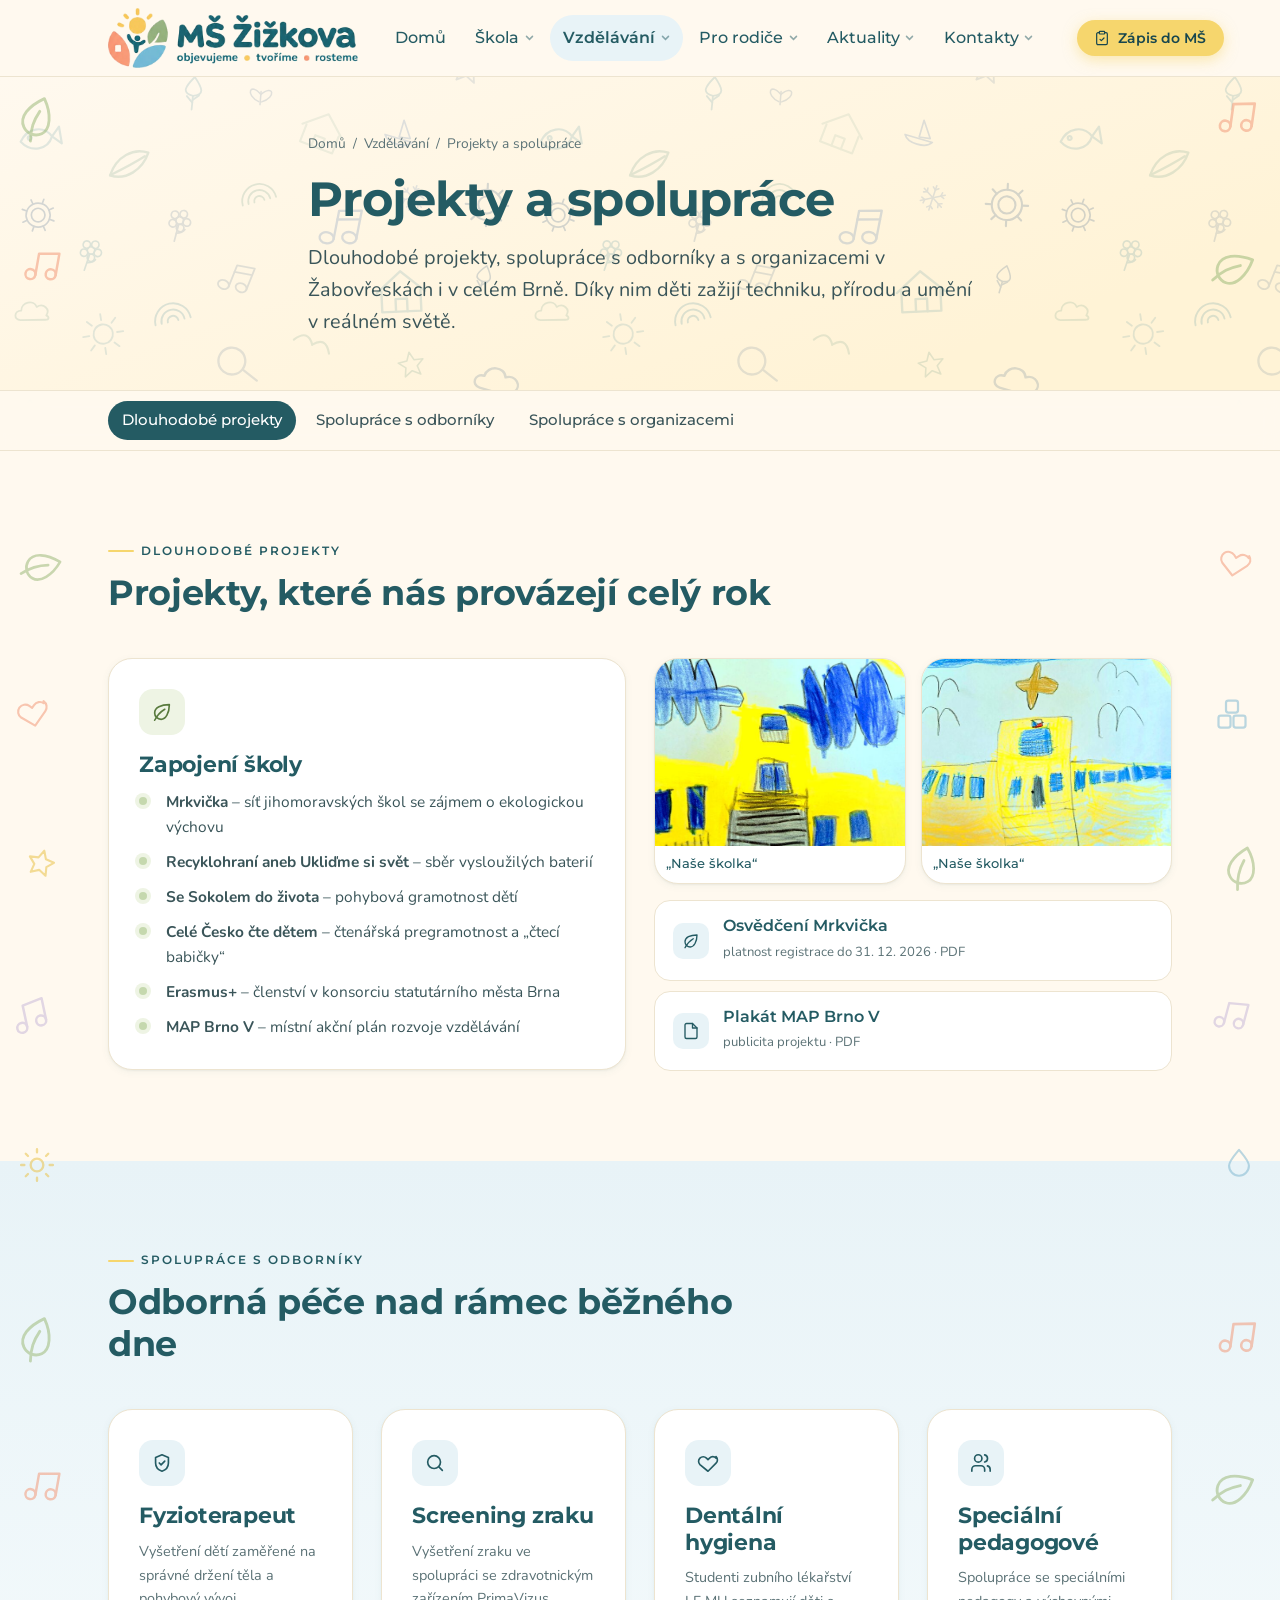
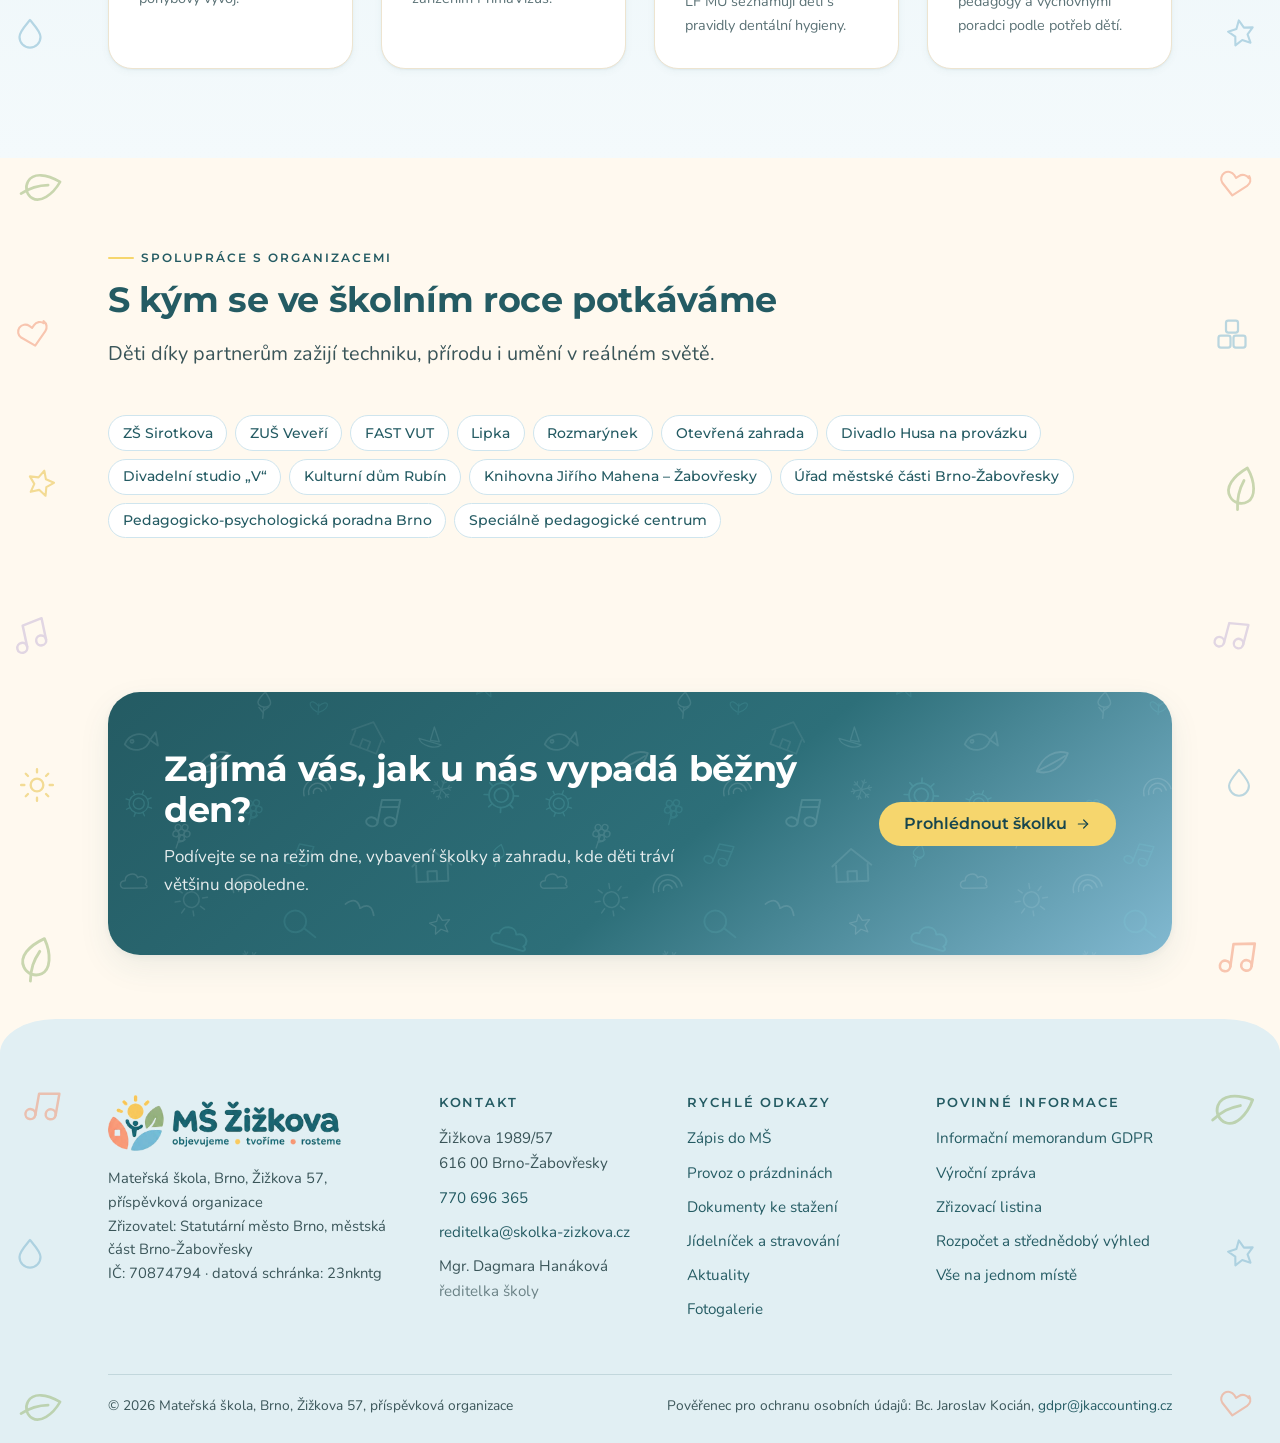
<file: projekty.html>
<!doctype html>
<html lang="cs">
<head>
<meta charset="utf-8">
<meta name="viewport" content="width=device-width, initial-scale=1">
<title>Projekty a spolupráce – MŠ Žižkova, Brno</title>
<meta name="description" content="Dlouhodobé projekty MŠ Žižkova (Mrkvička, Recyklohraní, Se Sokolem do života, Celé Česko čte dětem), spolupráce s odborníky a s organizacemi v Brně.">
<meta name="robots" content="noindex,nofollow">
<meta name="theme-color" content="#245B63">
<meta property="og:type" content="website">
<meta property="og:title" content="Projekty a spolupráce – MŠ Žižkova, Brno">
<meta property="og:description" content="Dlouhodobé projekty MŠ Žižkova (Mrkvička, Recyklohraní, Se Sokolem do života, Celé Česko čte dětem), spolupráce s odborníky a s organizacemi v Brně.">
<meta property="og:locale" content="cs_CZ">
<meta property="og:image" content="https://www.skolka-zizkova.cz/assets/img/foto/budova.jpg">
<meta name="twitter:card" content="summary_large_image">
<meta property="og:site_name" content="MŠ Žižkova, Brno">
<link rel="icon" href="assets/img/favicon.png" type="image/png">
<link rel="apple-touch-icon" href="assets/img/znacka.png">
<link rel="preconnect" href="https://fonts.googleapis.com">
<link rel="preconnect" href="https://fonts.gstatic.com" crossorigin>
<link rel="stylesheet" href="https://fonts.googleapis.com/css2?family=Nunito:wght@400;600;700&family=Montserrat:wght@500;600;700;800&display=swap">
<link rel="stylesheet" href="assets/css/style.css">

</head>
<body>
<a class="skip" href="#obsah">Přeskočit na obsah</a>
<header class="header"><div class="wrap header__in">
  <a class="logo" href="index.html"><img src="assets/img/logo.png" width="266" height="64" alt="MŠ Žižkova, Brno" data-ei="add9ab24ae"></a>
  <nav class="nav" aria-label="Hlavní navigace"><div class="nav__item"><a class="nav__link" href="index.html">Domů</a></div><div class="nav__item"><a class="nav__link" href="skola.html">Škola<svg class="nav__caret" viewBox="0 0 12 12" fill="none" stroke="currentColor" stroke-width="2" stroke-linecap="round" aria-hidden="true"><path d="m2 4.5 4 4 4-4"/></svg></a><div class="nav__panel"><a href="skola.html#kdo-jsme">Kdo jsme</a><a href="skola.html#nase-ms">Aplikace Naše MŠ</a><a href="skola.html#vybaveni">Vybavení školy</a><a href="skola.html#zahrada">Školní zahrada</a><a href="skola.html#tym">Náš tým</a><a href="skola.html#provoz">Provoz školy</a><a href="fotogalerie.html">Fotogalerie</a></div></div><div class="nav__item"><a class="nav__link" href="vzdelavani.html" aria-current="page">Vzdělávání<svg class="nav__caret" viewBox="0 0 12 12" fill="none" stroke="currentColor" stroke-width="2" stroke-linecap="round" aria-hidden="true"><path d="m2 4.5 4 4 4-4"/></svg></a><div class="nav__panel"><a href="vzdelavani.html#svp">Školní vzdělávací program</a><a href="vzdelavani.html#zamereni">Zaměření školy</a><a href="vzdelavani.html#jak-ucime">Jak učíme</a><a href="vzdelavani.html#predskolaci">Předškolní příprava</a><a href="projekty.html">Projekty a spolupráce</a></div></div><div class="nav__item"><a class="nav__link" href="pro-rodice.html">Pro rodiče<svg class="nav__caret" viewBox="0 0 12 12" fill="none" stroke="currentColor" stroke-width="2" stroke-linecap="round" aria-hidden="true"><path d="m2 4.5 4 4 4-4"/></svg></a><div class="nav__panel"><a href="pro-rodice.html#novi-rodice">Informace pro nové rodiče</a><a href="pro-rodice.html#dokumenty">Dokumenty ke stažení</a><a href="pro-rodice.html#stravovani">Stravování</a><a href="zapis.html">Zápis do MŠ</a><a href="pro-rodice.html#prazdniny">Provoz o prázdninách</a><a href="pro-rodice.html#aktivity">Nadstandardní aktivity</a></div></div><div class="nav__item"><a class="nav__link" href="aktuality.html">Aktuality<svg class="nav__caret" viewBox="0 0 12 12" fill="none" stroke="currentColor" stroke-width="2" stroke-linecap="round" aria-hidden="true"><path d="m2 4.5 4 4 4-4"/></svg></a><div class="nav__panel"><a href="aktuality.html#dulezite">Důležité informace</a><a href="aktuality.html#novinky">Novinky a akce</a></div></div><div class="nav__item"><a class="nav__link" href="kontakty.html">Kontakty<svg class="nav__caret" viewBox="0 0 12 12" fill="none" stroke="currentColor" stroke-width="2" stroke-linecap="round" aria-hidden="true"><path d="m2 4.5 4 4 4-4"/></svg></a><div class="nav__panel"><a href="kontakty.html#udaje">Kontaktní údaje</a><a href="kontakty.html#doprava">Jak se k nám dostanete</a><a href="kontakty.html#povinne">Povinně zveřejňované informace</a></div></div></nav>
  <a class="header__tel" href="tel:+420770696365"><svg width="16" height="16" viewBox="0 0 24 24" fill="none" stroke="currentColor" stroke-width="1.8" stroke-linecap="round" stroke-linejoin="round" aria-hidden="true"><path d="M22 16.9v3a2 2 0 0 1-2.2 2 19.8 19.8 0 0 1-8.6-3.1 19.5 19.5 0 0 1-6-6A19.8 19.8 0 0 1 2.1 4.2 2 2 0 0 1 4.1 2h3a2 2 0 0 1 2 1.7c.1 1 .4 1.9.7 2.8a2 2 0 0 1-.4 2.1L8.1 9.9a16 16 0 0 0 6 6l1.3-1.3a2 2 0 0 1 2.1-.4c.9.3 1.8.6 2.8.7a2 2 0 0 1 1.7 2Z"/></svg> 770 696 365</a>
  <a class="btn btn--primary btn--sm header__cta" href="zapis.html"><svg width="16" height="16" viewBox="0 0 24 24" fill="none" stroke="currentColor" stroke-width="1.8" stroke-linecap="round" stroke-linejoin="round" aria-hidden="true"><path d="M16 4h2a2 2 0 0 1 2 2v14a2 2 0 0 1-2 2H6a2 2 0 0 1-2-2V6a2 2 0 0 1 2-2h2"/><rect x="8" y="2" width="8" height="4" rx="1"/><path d="m9 14 2 2 4-4"/></svg> Zápis do MŠ</a>
  <button class="burger" type="button" aria-label="Otevřít menu" aria-expanded="false" data-menu-open><span></span></button>
</div></header>

<div class="mobile" id="mobilni-menu" hidden>
  <div class="wrap" style="padding:0">
    <div class="mobile__top">
      <a class="logo" href="index.html"><img src="assets/img/logo.png" width="266" height="64" alt="MŠ Žižkova, Brno" data-ei="add9ab24ae"></a>
      <button class="mobile__close" type="button" aria-label="Zavřít menu" data-menu-close>&times;</button>
    </div>
    <div class="mobile__group"><a href="index.html">Domů</a></div><div class="mobile__group"><a href="skola.html">Škola</a><div class="mobile__sub"><a href="skola.html#kdo-jsme">Kdo jsme</a><a href="skola.html#nase-ms">Aplikace Naše MŠ</a><a href="skola.html#vybaveni">Vybavení školy</a><a href="skola.html#zahrada">Školní zahrada</a><a href="skola.html#tym">Náš tým</a><a href="skola.html#provoz">Provoz školy</a><a href="fotogalerie.html">Fotogalerie</a></div></div><div class="mobile__group"><a href="vzdelavani.html">Vzdělávání</a><div class="mobile__sub"><a href="vzdelavani.html#svp">Školní vzdělávací program</a><a href="vzdelavani.html#zamereni">Zaměření školy</a><a href="vzdelavani.html#jak-ucime">Jak učíme</a><a href="vzdelavani.html#predskolaci">Předškolní příprava</a><a href="projekty.html">Projekty a spolupráce</a></div></div><div class="mobile__group"><a href="pro-rodice.html">Pro rodiče</a><div class="mobile__sub"><a href="pro-rodice.html#novi-rodice">Informace pro nové rodiče</a><a href="pro-rodice.html#dokumenty">Dokumenty ke stažení</a><a href="pro-rodice.html#stravovani">Stravování</a><a href="zapis.html">Zápis do MŠ</a><a href="pro-rodice.html#prazdniny">Provoz o prázdninách</a><a href="pro-rodice.html#aktivity">Nadstandardní aktivity</a></div></div><div class="mobile__group"><a href="aktuality.html">Aktuality</a><div class="mobile__sub"><a href="aktuality.html#dulezite">Důležité informace</a><a href="aktuality.html#novinky">Novinky a akce</a></div></div><div class="mobile__group"><a href="kontakty.html">Kontakty</a><div class="mobile__sub"><a href="kontakty.html#udaje">Kontaktní údaje</a><a href="kontakty.html#doprava">Jak se k nám dostanete</a><a href="kontakty.html#povinne">Povinně zveřejňované informace</a></div></div>
    <div class="mobile__cta">
      <a class="btn btn--primary" href="zapis.html"><svg width="16" height="16" viewBox="0 0 24 24" fill="none" stroke="currentColor" stroke-width="1.8" stroke-linecap="round" stroke-linejoin="round" aria-hidden="true"><path d="M16 4h2a2 2 0 0 1 2 2v14a2 2 0 0 1-2 2H6a2 2 0 0 1-2-2V6a2 2 0 0 1 2-2h2"/><rect x="8" y="2" width="8" height="4" rx="1"/><path d="m9 14 2 2 4-4"/></svg> Zápis do MŠ</a>
      <a class="btn btn--ghost" href="tel:+420770696365"><svg width="16" height="16" viewBox="0 0 24 24" fill="none" stroke="currentColor" stroke-width="1.8" stroke-linecap="round" stroke-linejoin="round" aria-hidden="true"><path d="M22 16.9v3a2 2 0 0 1-2.2 2 19.8 19.8 0 0 1-8.6-3.1 19.5 19.5 0 0 1-6-6A19.8 19.8 0 0 1 2.1 4.2 2 2 0 0 1 4.1 2h3a2 2 0 0 1 2 1.7c.1 1 .4 1.9.7 2.8a2 2 0 0 1-.4 2.1L8.1 9.9a16 16 0 0 0 6 6l1.3-1.3a2 2 0 0 1 2.1-.4c.9.3 1.8.6 2.8.7a2 2 0 0 1 1.7 2Z"/></svg> 770 696 365</a>
      <a class="btn btn--ghost" href="mailto:reditelka@skolka-zizkova.cz"><svg width="16" height="16" viewBox="0 0 24 24" fill="none" stroke="currentColor" stroke-width="1.8" stroke-linecap="round" stroke-linejoin="round" aria-hidden="true"><path d="M21 15a2 2 0 0 1-2 2H7l-4 4V5a2 2 0 0 1 2-2h14a2 2 0 0 1 2 2z"/></svg> Napište nám</a>
    </div>
  </div>
</div>
<main id="obsah">
<section class="pagehead"><div class="wrap pagehead__in">
  <nav class="crumbs" aria-label="Drobečková navigace"><a href="index.html">Domů</a> <span aria-hidden="true">/</span> <a href="vzdelavani.html">Vzdělávání</a> <span aria-hidden="true">/</span> <span data-ek="3766f4e572">Projekty a spolupráce</span></nav>
  <h1 data-ek="3766f4e572">Projekty a spolupráce</h1>
  <p class="lead" data-ek="2ca7827f1c">Dlouhodobé projekty, spolupráce s odborníky a s organizacemi v Žabovřeskách i v celém Brně. Díky nim děti zažijí techniku, přírodu a umění v reálném světě.</p>
</div></section><nav class="subnav" aria-label="Obsah stránky"><div class="wrap subnav__in"><a href="#dlouhodobe">Dlouhodobé projekty</a><a href="#odbornici">Spolupráce s odborníky</a><a href="#organizace">Spolupráce s organizacemi</a></div></nav>
<section class="section" id="dlouhodobe">
  <div class="wrap">
    <div class="section-head"><p class="eyebrow" data-ek="136f77404e">Dlouhodobé projekty</p><h2 data-ek="6f2931d43c">Projekty, které nás provázejí celý rok</h2></div>
    <div class="grid grid-2" style="align-items:start">
      <div class="card card--green"><div class="card__icon"><svg width="22" height="22" viewBox="0 0 24 24" fill="none" stroke="currentColor" stroke-width="1.8" stroke-linecap="round" stroke-linejoin="round" aria-hidden="true"><path d="M11 20A7 7 0 0 1 4 13c0-6 7-9 16-9 0 9-4 16-9 16Z"/><path d="M4 21c3-6 6-9 11-12"/></svg></div>
        <h3 data-ek="0369d65a67">Zapojení školy</h3>
        <ul class="ticks"><li data-ek="2cb53a59fc"><strong>Mrkvička</strong> – síť jihomoravských škol se zájmem o ekologickou výchovu</li><li data-ek="39f0f647dd"><strong>Recyklohraní aneb Ukliďme si svět</strong> – sběr vysloužilých baterií</li><li data-ek="e734c69fe7"><strong>Se Sokolem do života</strong> – pohybová gramotnost dětí</li><li data-ek="a8fd7e5ba0"><strong>Celé Česko čte dětem</strong> – čtenářská pregramotnost a „čtecí babičky“</li><li data-ek="0f71fc0d09"><strong>Erasmus+</strong> – členství v konsorciu statutárního města Brna</li><li data-ek="e37ad5d658"><strong>MAP Brno V</strong> – místní akční plán rozvoje vzdělávání</li></ul></div>
      <div><div class="vykresy vykresy--male"><figure class="vykres">
  <img src="assets/img/vykresy/vykres-06-nahled.jpg" width="640" height="480"
       alt="Dětská kresba – Naše školka" loading="lazy" decoding="async" data-ei="2f03e5a9b1">
  <figcaption>„Naše školka“<span data-ek="b579609c85">kresba pastelkou</span></figcaption>
</figure><figure class="vykres">
  <img src="assets/img/vykresy/vykres-13-nahled.jpg" width="640" height="480"
       alt="Dětská kresba – Naše školka" loading="lazy" decoding="async" data-ei="f88aa32663">
  <figcaption>„Naše školka“<span data-ek="b579609c85">kresba pastelkou</span></figcaption>
</figure></div>
        <div class="docs" style="margin-top:16px">
          <a class="doc" href="assets/dokumenty/osvedceni-mrkvicka-2026.pdf">
            <span class="doc__ico"><svg width="18" height="18" viewBox="0 0 24 24" fill="none" stroke="currentColor" stroke-width="1.8" stroke-linecap="round" stroke-linejoin="round" aria-hidden="true"><path d="M11 20A7 7 0 0 1 4 13c0-6 7-9 16-9 0 9-4 16-9 16Z"/><path d="M4 21c3-6 6-9 11-12"/></svg></span>
            <span data-ek="843eb63f72"><b>Osvědčení Mrkvička</b><small>platnost registrace do 31. 12. 2026 · PDF</small></span></a>
          <a class="doc" href="assets/dokumenty/plakat-map-brno-v.pdf">
            <span class="doc__ico"><svg width="18" height="18" viewBox="0 0 24 24" fill="none" stroke="currentColor" stroke-width="1.8" stroke-linecap="round" stroke-linejoin="round" aria-hidden="true"><path d="M14 2H6a2 2 0 0 0-2 2v16a2 2 0 0 0 2 2h12a2 2 0 0 0 2-2V8z"/><path d="M14 2v6h6"/></svg></span>
            <span data-ek="52f4044b49"><b>Plakát MAP Brno V</b><small>publicita projektu · PDF</small></span></a>
        </div>
      </div>
    </div>
  </div>
</section>

<section class="section section--blue" id="odbornici">
  <div class="wrap">
    <div class="section-head"><p class="eyebrow" data-ek="33d5659cd2">Spolupráce s odborníky</p><h2 data-ek="eb01d33076">Odborná péče nad rámec běžného dne</h2></div>
    <div class="grid grid-4">
      <article class="card"><div class="card__icon"><svg width="22" height="22" viewBox="0 0 24 24" fill="none" stroke="currentColor" stroke-width="1.8" stroke-linecap="round" stroke-linejoin="round" aria-hidden="true"><path d="M12 3l7 3v6c0 4.4-3 7.6-7 9-4-1.4-7-4.6-7-9V6z"/><path d="m9 12 2 2 4-4"/></svg></div>
        <h3 data-ek="39151bdd0f">Fyzioterapeut</h3>
        <p class="small muted" data-ek="6af1a4733b">Vyšetření dětí zaměřené na správné držení těla a pohybový vývoj.</p></article>
      <article class="card"><div class="card__icon"><svg width="22" height="22" viewBox="0 0 24 24" fill="none" stroke="currentColor" stroke-width="1.8" stroke-linecap="round" stroke-linejoin="round" aria-hidden="true"><circle cx="11" cy="11" r="7"/><path d="m20 20-3.5-3.5"/></svg></div>
        <h3 data-ek="2d4d40d174">Screening zraku</h3>
        <p class="small muted" data-ek="5ddb85fe2a">Vyšetření zraku ve spolupráci se zdravotnickým zařízením PrimaVizus.</p></article>
      <article class="card"><div class="card__icon"><svg width="22" height="22" viewBox="0 0 24 24" fill="none" stroke="currentColor" stroke-width="1.8" stroke-linecap="round" stroke-linejoin="round" aria-hidden="true"><path d="M20.8 6.6a5 5 0 0 0-7.1 0L12 8.3l-1.7-1.7a5 5 0 1 0-7.1 7.1L12 21l8.8-8.8a5 5 0 0 0 0-7.1Z"/></svg></div>
        <h3 data-ek="5199de164e">Dentální hygiena</h3>
        <p class="small muted" data-ek="4ac274572f">Studenti zubního lékařství LF MU seznamují děti s pravidly dentální hygieny.</p></article>
      <article class="card"><div class="card__icon"><svg width="22" height="22" viewBox="0 0 24 24" fill="none" stroke="currentColor" stroke-width="1.8" stroke-linecap="round" stroke-linejoin="round" aria-hidden="true"><path d="M16 21v-2a4 4 0 0 0-4-4H6a4 4 0 0 0-4 4v2"/><circle cx="9" cy="7" r="4"/><path d="M22 21v-2a4 4 0 0 0-3-3.9"/><path d="M16 3.1a4 4 0 0 1 0 7.8"/></svg></div>
        <h3 data-ek="ff4ef7db47">Speciální pedagogové</h3>
        <p class="small muted" data-ek="6a6075b9a3">Spolupráce se speciálními pedagogy a výchovnými poradci podle potřeb dětí.</p></article>
    </div>
  </div>
</section>

<section class="section" id="organizace">
  <div class="wrap">
    <div class="section-head"><p class="eyebrow" data-ek="6c46fe471a">Spolupráce s organizacemi</p><h2 data-ek="9d751619fd">S kým se ve školním roce potkáváme</h2><p class="lead" data-ek="84f220b90a">Děti díky partnerům zažijí techniku, přírodu i umění v reálném světě.</p></div>
    <div class="tagrow"><span class="tag" data-ek="211ead3545">ZŠ Sirotkova</span><span class="tag" data-ek="ee59cd792d">ZUŠ Veveří</span><span class="tag" data-ek="bc80dd017d">FAST VUT</span><span class="tag" data-ek="7ddeb13dfb">Lipka</span><span class="tag" data-ek="8085295337">Rozmarýnek</span><span class="tag" data-ek="552f3b949e">Otevřená zahrada</span><span class="tag" data-ek="15e62ca1f5">Divadlo Husa na provázku</span><span class="tag" data-ek="f6c927e52c">Divadelní studio „V“</span><span class="tag" data-ek="83e4c9414b">Kulturní dům Rubín</span><span class="tag" data-ek="6247cf2c3c">Knihovna Jiřího Mahena – Žabovřesky</span><span class="tag" data-ek="d494f4a980">Úřad městské části Brno-Žabovřesky</span><span class="tag" data-ek="e4e4c72fff">Pedagogicko-psychologická poradna Brno</span><span class="tag" data-ek="fca541e234">Speciálně pedagogické centrum</span></div>
  </div>
</section>


<section class="section section--tight"><div class="wrap"><div class="cta">
  <div><h2 data-ek="b5ab5d1659">Zajímá vás, jak u nás vypadá běžný den?</h2><p data-ek="9cf08ebfff">Podívejte se na režim dne, vybavení školky a zahradu, kde děti tráví většinu dopoledne.</p></div>
  <div><a class="btn" href="skola.html">Prohlédnout školku <svg class="btn__arrow" width="16" height="16" viewBox="0 0 24 24" fill="none" stroke="currentColor" stroke-width="1.8" stroke-linecap="round" stroke-linejoin="round" aria-hidden="true"><path d="M5 12h14"/><path d="m13 6 6 6-6 6"/></svg></a></div>
</div></div></section>

</main>
<div class="mobbar"><a href="tel:+420770696365"><svg width="18" height="18" viewBox="0 0 24 24" fill="none" stroke="currentColor" stroke-width="1.8" stroke-linecap="round" stroke-linejoin="round" aria-hidden="true"><path d="M22 16.9v3a2 2 0 0 1-2.2 2 19.8 19.8 0 0 1-8.6-3.1 19.5 19.5 0 0 1-6-6A19.8 19.8 0 0 1 2.1 4.2 2 2 0 0 1 4.1 2h3a2 2 0 0 1 2 1.7c.1 1 .4 1.9.7 2.8a2 2 0 0 1-.4 2.1L8.1 9.9a16 16 0 0 0 6 6l1.3-1.3a2 2 0 0 1 2.1-.4c.9.3 1.8.6 2.8.7a2 2 0 0 1 1.7 2Z"/></svg> Zavolat</a><a href="zapis.html"><svg width="18" height="18" viewBox="0 0 24 24" fill="none" stroke="currentColor" stroke-width="1.8" stroke-linecap="round" stroke-linejoin="round" aria-hidden="true"><path d="M16 4h2a2 2 0 0 1 2 2v14a2 2 0 0 1-2 2H6a2 2 0 0 1-2-2V6a2 2 0 0 1 2-2h2"/><rect x="8" y="2" width="8" height="4" rx="1"/><path d="m9 14 2 2 4-4"/></svg> Zápis do MŠ</a></div>
<footer class="footer"><div class="wrap">
  <div class="footer__grid">
    <div>
      <div class="footer__logo"><img src="assets/img/logo.png" width="266" height="64" alt="MŠ Žižkova, Brno" data-ei="add9ab24ae"></div>
      <p class="footer__note" data-ek="675cee1894">Mateřská škola, Brno, Žižkova 57, příspěvková organizace<br>
      Zřizovatel: Statutární město Brno, městská část Brno-Žabovřesky<br>
      IČ: 70874794 &middot; datová schránka: 23nkntg</p>
    </div>
    <div>
      <h4 data-ek="a92b9bcb16">Kontakt</h4>
      <ul class="footer__list">
        <li data-ek="047165a147">Žižkova 1989/57<br>616 00 Brno-Žabovřesky</li>
        <li><a href="tel:+420770696365">770 696 365</a></li>
        <li data-ek="a046a8371a"><a href="mailto:reditelka@skolka-zizkova.cz">reditelka@skolka-zizkova.cz</a></li>
        <li>Mgr. Dagmara Hanáková<br><span style="opacity:.7" data-ek="1de48d62ea">ředitelka školy</span></li>
      </ul>
    </div>
    <div>
      <h4 data-ek="b934b77f71">Rychlé odkazy</h4>
      <ul class="footer__list">
        <li data-ek="65194a90e4"><a href="zapis.html">Zápis do MŠ</a></li>
        <li data-ek="ff194103af"><a href="pro-rodice.html#prazdniny">Provoz o prázdninách</a></li>
        <li data-ek="87f4844120"><a href="pro-rodice.html#dokumenty">Dokumenty ke stažení</a></li>
        <li data-ek="7538ec2c51"><a href="pro-rodice.html#stravovani">Jídelníček a stravování</a></li>
        <li data-ek="4262a1149c"><a href="aktuality.html">Aktuality</a></li>
        <li data-ek="b02e41f07a"><a href="fotogalerie.html">Fotogalerie</a></li>
      </ul>
    </div>
    <div>
      <h4 data-ek="b7e658a9e9">Povinné informace</h4>
      <ul class="footer__list">
        <li data-ek="b642ade033"><a href="assets/dokumenty/gdpr-informacni-memorandum.pdf">Informační memorandum GDPR</a></li>
        <li data-ek="41800d8e8a"><a href="assets/dokumenty/vyrocni-zprava-2025.doc">Výroční zpráva</a></li>
        <li data-ek="54782513d6"><a href="assets/dokumenty/zrizovaci-listina.pdf">Zřizovací listina</a></li>
        <li data-ek="c9d851352d"><a href="assets/dokumenty/rozpocet-2026.docx">Rozpočet a střednědobý výhled</a></li>
        <li data-ek="7723c06fe9"><a href="kontakty.html#povinne">Vše na jednom místě</a></li>
      </ul>
    </div>
  </div>
  <div class="footer__bottom">
    <span>&copy; <span data-rok>2026</span> Mateřská škola, Brno, Žižkova 57, příspěvková organizace</span>
    <span data-ek="a63040f103">Pověřenec pro ochranu osobních údajů: Bc. Jaroslav Kocián, <a href="mailto:gdpr@jkaccounting.cz">gdpr@jkaccounting.cz</a></span>
  </div>
</div></footer>
<script src="assets/js/main.js" defer></script>
</body>
</html>
</file>
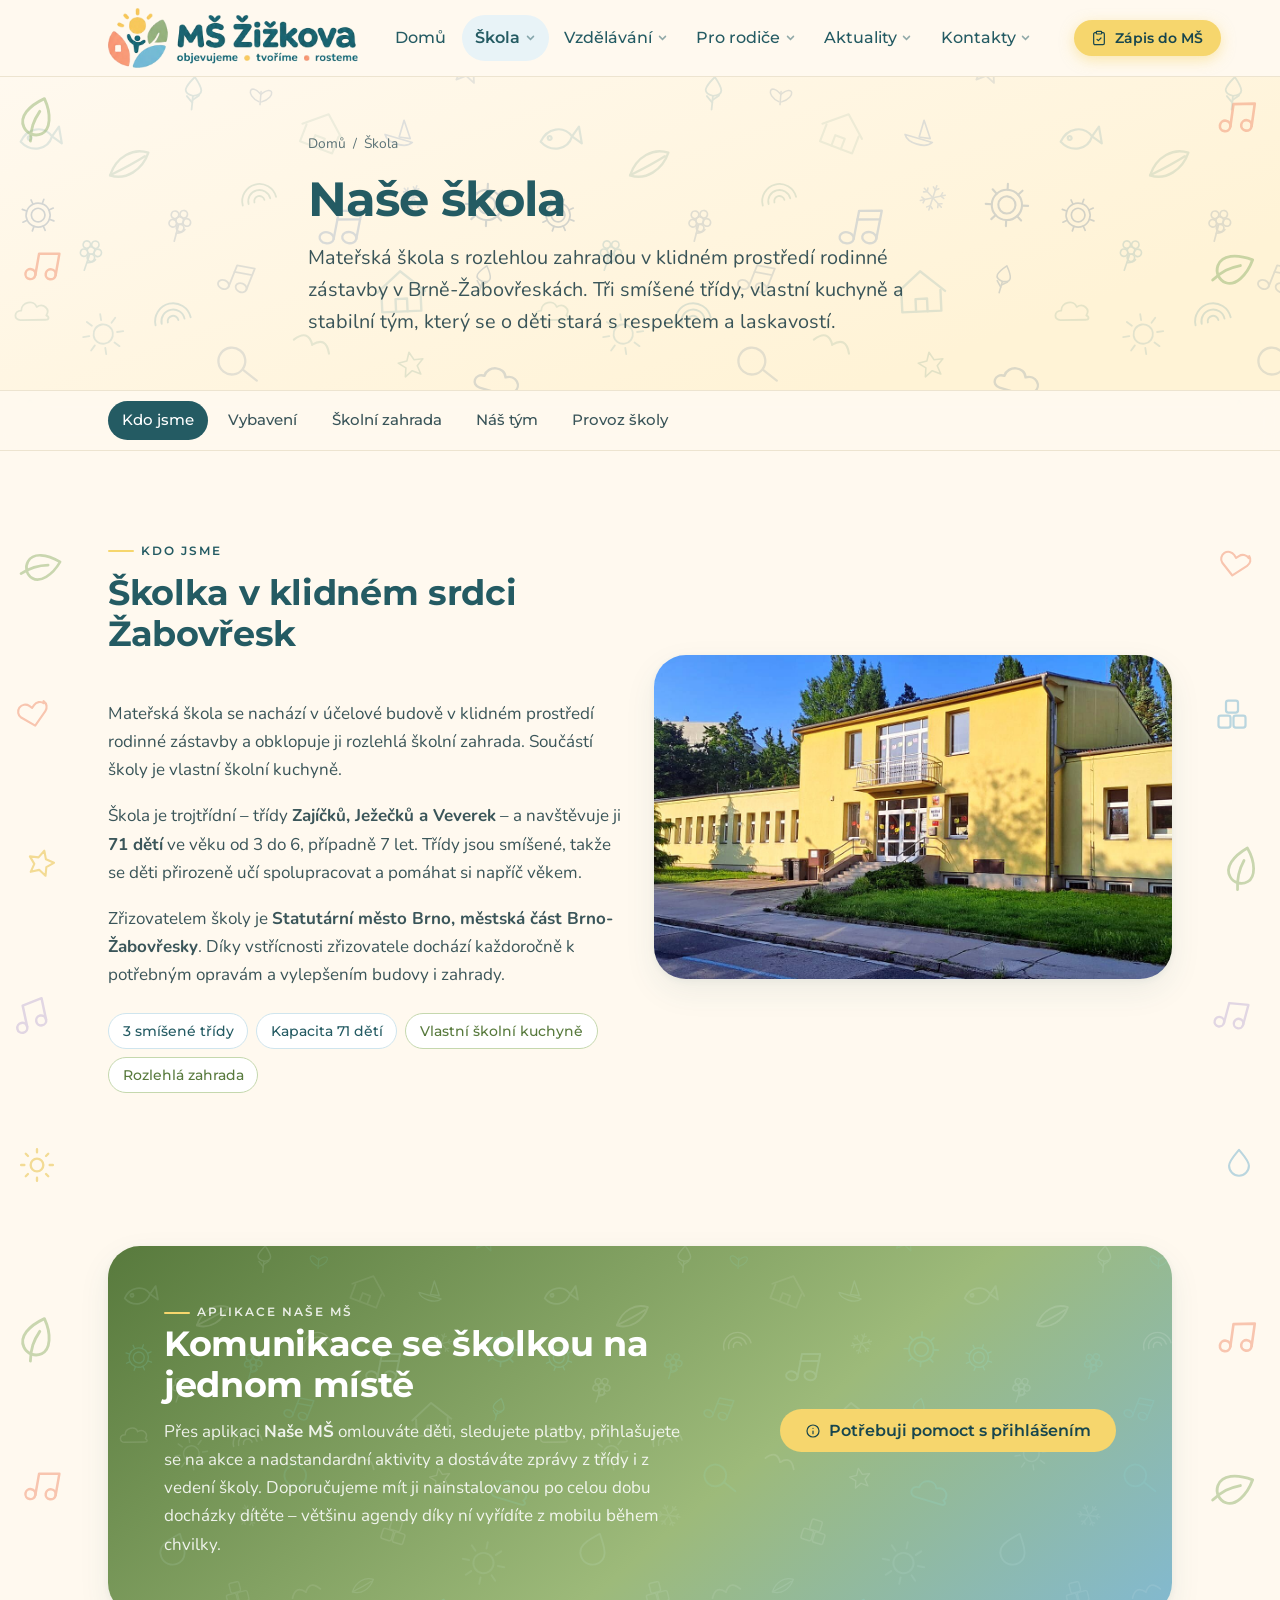
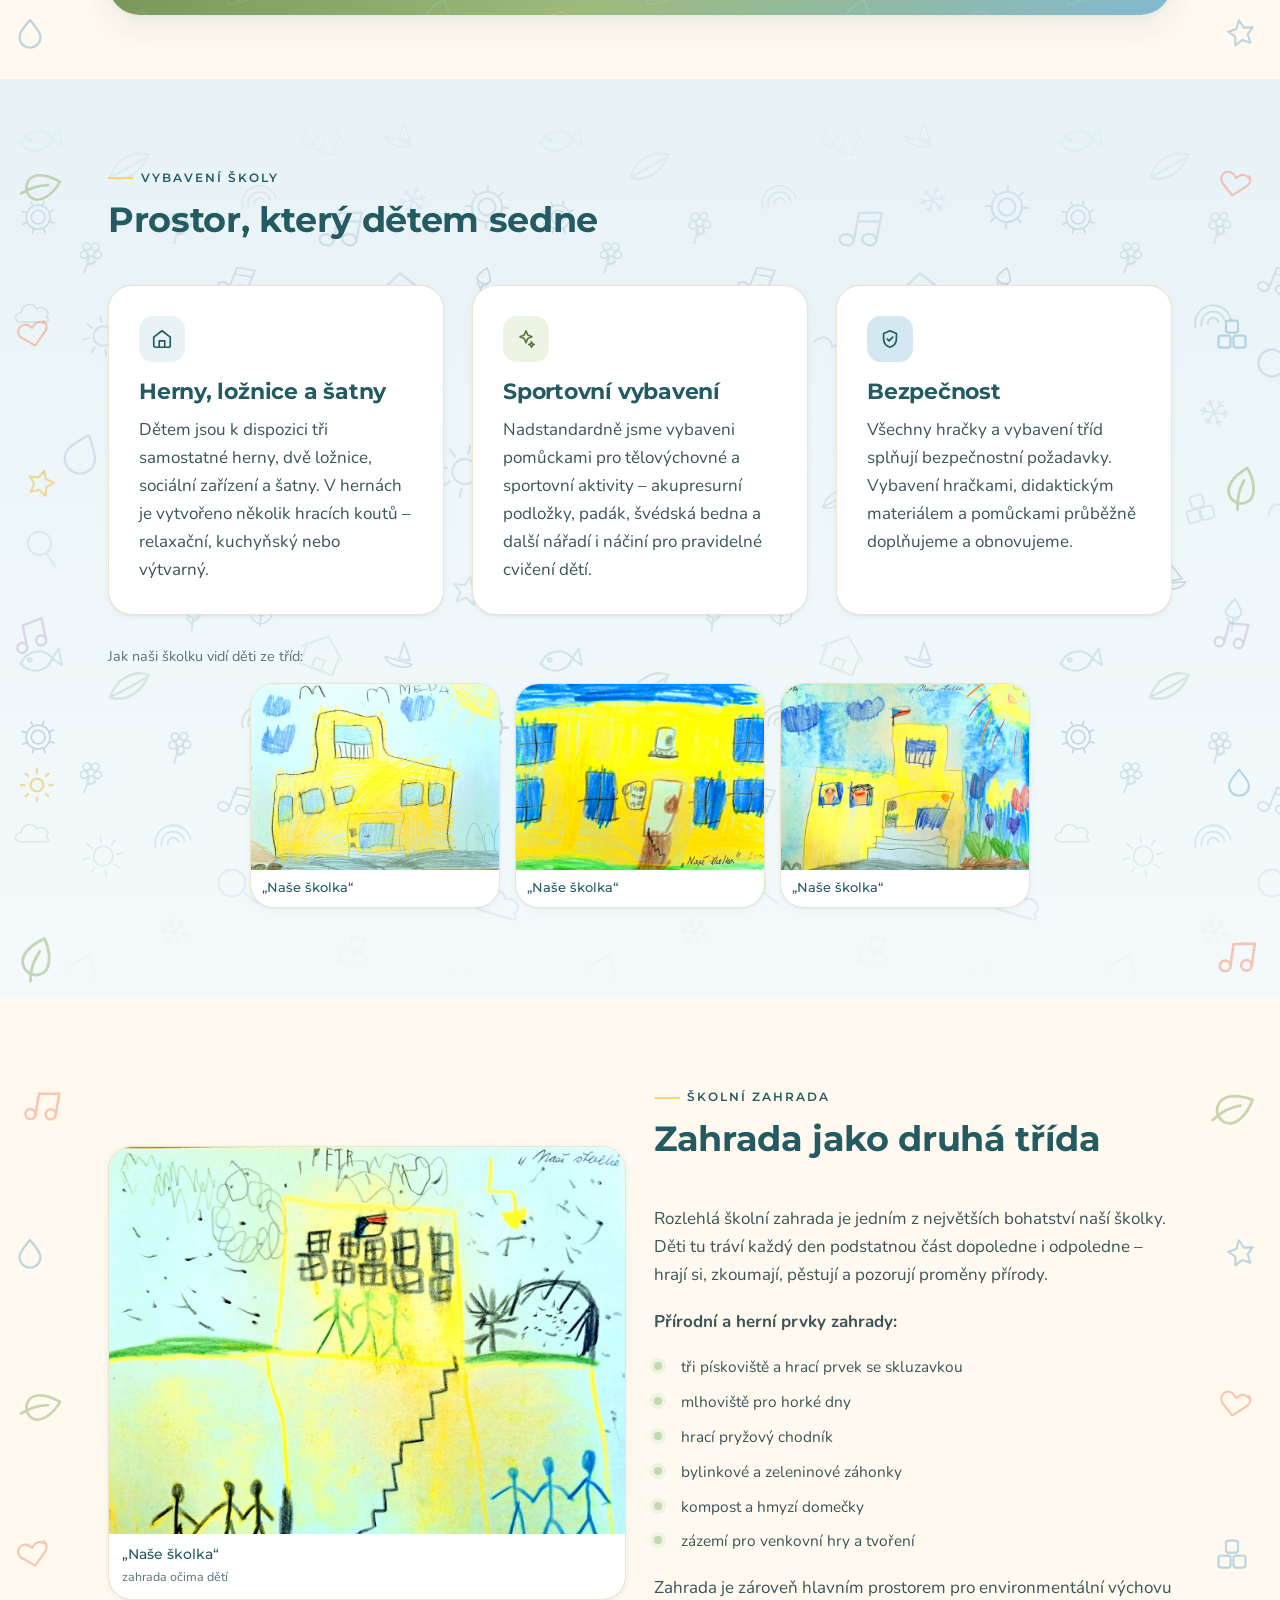
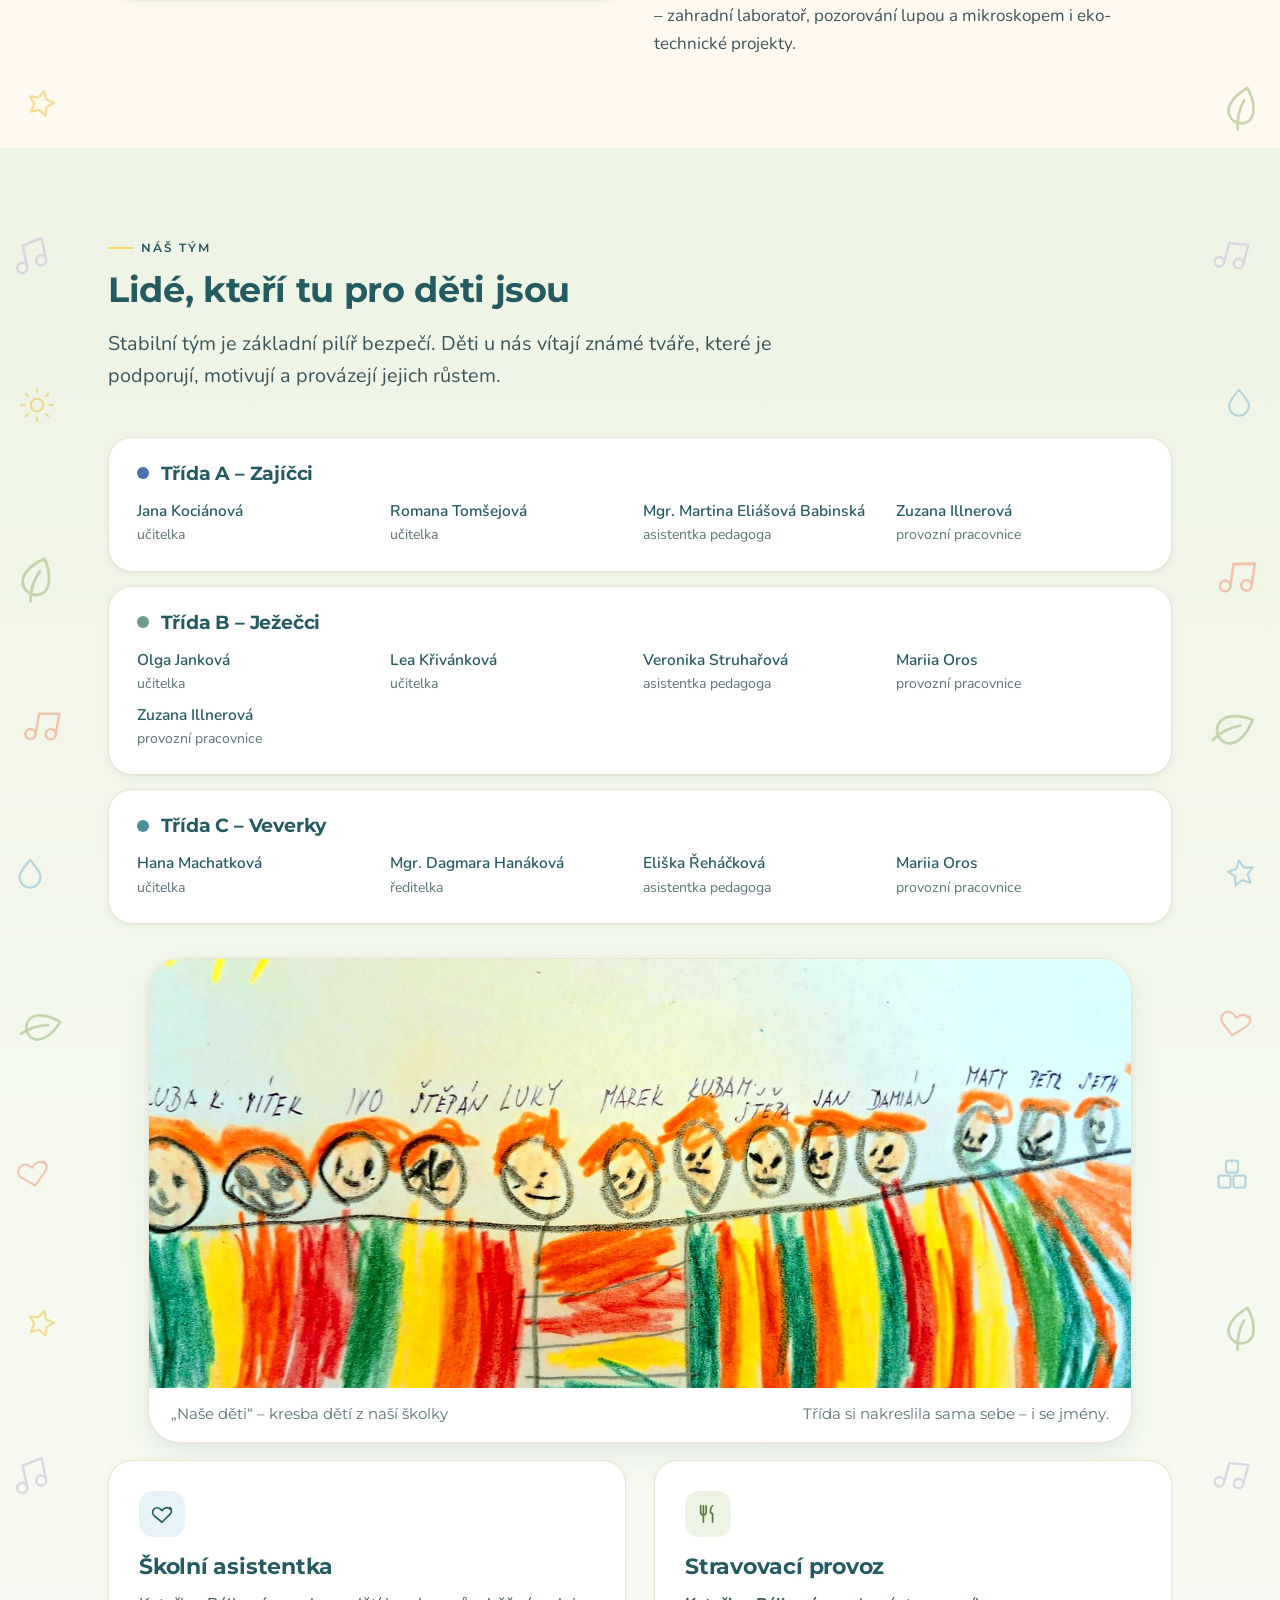
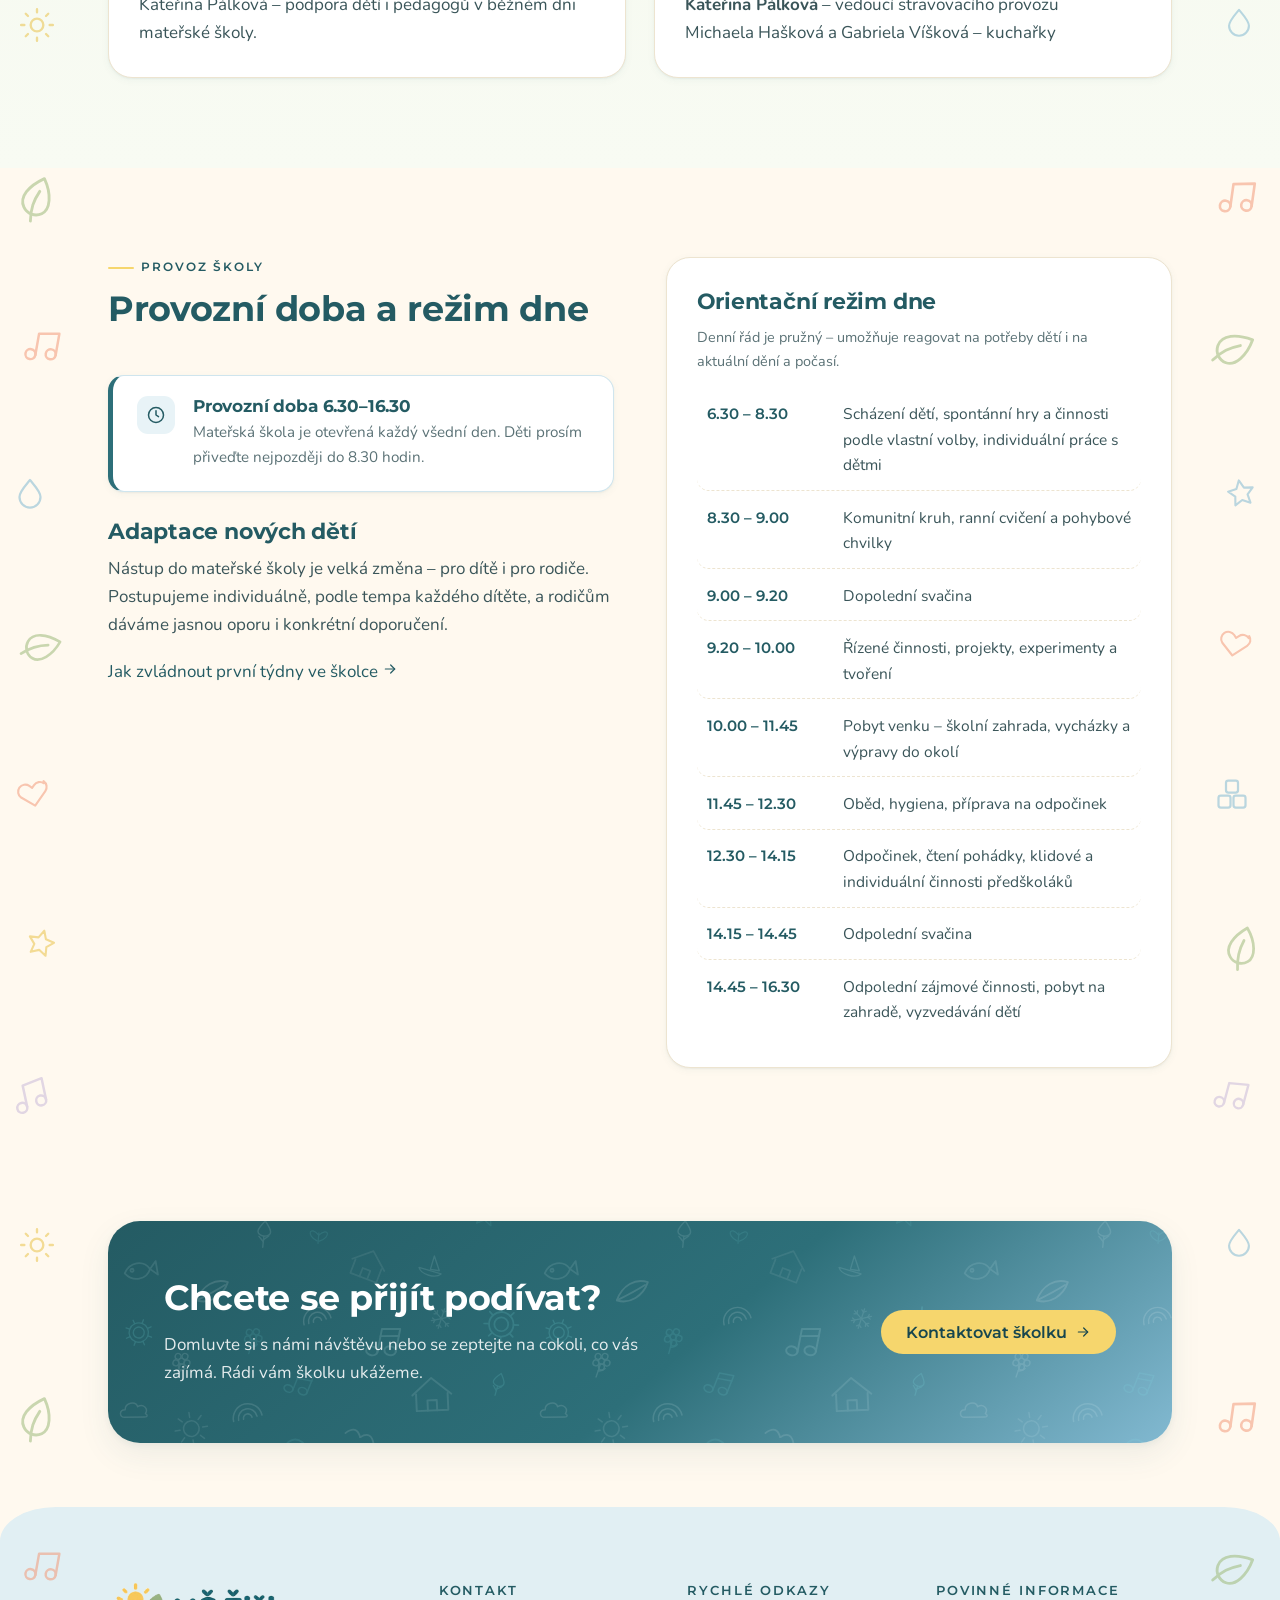
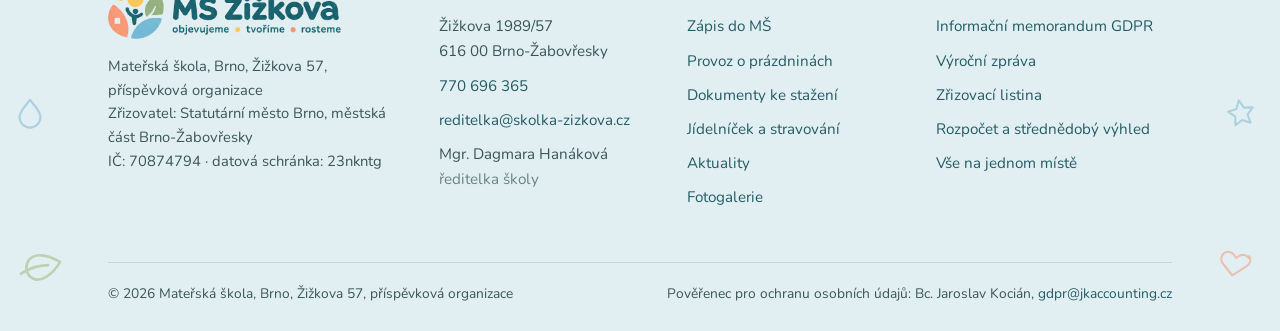
<file: skola.html>
<!doctype html>
<html lang="cs">
<head>
<meta charset="utf-8">
<meta name="viewport" content="width=device-width, initial-scale=1">
<title>Naše škola – MŠ Žižkova, Brno</title>
<meta name="description" content="Trojtřídní mateřská škola v Brně-Žabovřeskách: vybavení, rozlehlá školní zahrada, tým učitelek, provozní doba 6.30–16.30 a režim dne.">
<meta name="robots" content="noindex,nofollow">
<meta name="theme-color" content="#245B63">
<meta property="og:type" content="website">
<meta property="og:title" content="Naše škola – MŠ Žižkova, Brno">
<meta property="og:description" content="Trojtřídní mateřská škola v Brně-Žabovřeskách: vybavení, rozlehlá školní zahrada, tým učitelek, provozní doba 6.30–16.30 a režim dne.">
<meta property="og:locale" content="cs_CZ">
<meta property="og:image" content="https://www.skolka-zizkova.cz/assets/img/foto/budova.jpg">
<meta name="twitter:card" content="summary_large_image">
<meta property="og:site_name" content="MŠ Žižkova, Brno">
<link rel="icon" href="assets/img/favicon.png" type="image/png">
<link rel="apple-touch-icon" href="assets/img/znacka.png">
<link rel="preconnect" href="https://fonts.googleapis.com">
<link rel="preconnect" href="https://fonts.gstatic.com" crossorigin>
<link rel="stylesheet" href="https://fonts.googleapis.com/css2?family=Nunito:wght@400;600;700&family=Montserrat:wght@500;600;700;800&display=swap">
<link rel="stylesheet" href="assets/css/style.css">

</head>
<body>
<a class="skip" href="#obsah">Přeskočit na obsah</a>
<header class="header"><div class="wrap header__in">
  <a class="logo" href="index.html"><img src="assets/img/logo.png" width="266" height="64" alt="MŠ Žižkova, Brno" data-ei="add9ab24ae"></a>
  <nav class="nav" aria-label="Hlavní navigace"><div class="nav__item"><a class="nav__link" href="index.html">Domů</a></div><div class="nav__item"><a class="nav__link" href="skola.html" aria-current="page">Škola<svg class="nav__caret" viewBox="0 0 12 12" fill="none" stroke="currentColor" stroke-width="2" stroke-linecap="round" aria-hidden="true"><path d="m2 4.5 4 4 4-4"/></svg></a><div class="nav__panel"><a href="skola.html#kdo-jsme">Kdo jsme</a><a href="skola.html#nase-ms">Aplikace Naše MŠ</a><a href="skola.html#vybaveni">Vybavení školy</a><a href="skola.html#zahrada">Školní zahrada</a><a href="skola.html#tym">Náš tým</a><a href="skola.html#provoz">Provoz školy</a><a href="fotogalerie.html">Fotogalerie</a></div></div><div class="nav__item"><a class="nav__link" href="vzdelavani.html">Vzdělávání<svg class="nav__caret" viewBox="0 0 12 12" fill="none" stroke="currentColor" stroke-width="2" stroke-linecap="round" aria-hidden="true"><path d="m2 4.5 4 4 4-4"/></svg></a><div class="nav__panel"><a href="vzdelavani.html#svp">Školní vzdělávací program</a><a href="vzdelavani.html#zamereni">Zaměření školy</a><a href="vzdelavani.html#jak-ucime">Jak učíme</a><a href="vzdelavani.html#predskolaci">Předškolní příprava</a><a href="projekty.html">Projekty a spolupráce</a></div></div><div class="nav__item"><a class="nav__link" href="pro-rodice.html">Pro rodiče<svg class="nav__caret" viewBox="0 0 12 12" fill="none" stroke="currentColor" stroke-width="2" stroke-linecap="round" aria-hidden="true"><path d="m2 4.5 4 4 4-4"/></svg></a><div class="nav__panel"><a href="pro-rodice.html#novi-rodice">Informace pro nové rodiče</a><a href="pro-rodice.html#dokumenty">Dokumenty ke stažení</a><a href="pro-rodice.html#stravovani">Stravování</a><a href="zapis.html">Zápis do MŠ</a><a href="pro-rodice.html#prazdniny">Provoz o prázdninách</a><a href="pro-rodice.html#aktivity">Nadstandardní aktivity</a></div></div><div class="nav__item"><a class="nav__link" href="aktuality.html">Aktuality<svg class="nav__caret" viewBox="0 0 12 12" fill="none" stroke="currentColor" stroke-width="2" stroke-linecap="round" aria-hidden="true"><path d="m2 4.5 4 4 4-4"/></svg></a><div class="nav__panel"><a href="aktuality.html#dulezite">Důležité informace</a><a href="aktuality.html#novinky">Novinky a akce</a></div></div><div class="nav__item"><a class="nav__link" href="kontakty.html">Kontakty<svg class="nav__caret" viewBox="0 0 12 12" fill="none" stroke="currentColor" stroke-width="2" stroke-linecap="round" aria-hidden="true"><path d="m2 4.5 4 4 4-4"/></svg></a><div class="nav__panel"><a href="kontakty.html#udaje">Kontaktní údaje</a><a href="kontakty.html#doprava">Jak se k nám dostanete</a><a href="kontakty.html#povinne">Povinně zveřejňované informace</a></div></div></nav>
  <a class="header__tel" href="tel:+420770696365"><svg width="16" height="16" viewBox="0 0 24 24" fill="none" stroke="currentColor" stroke-width="1.8" stroke-linecap="round" stroke-linejoin="round" aria-hidden="true"><path d="M22 16.9v3a2 2 0 0 1-2.2 2 19.8 19.8 0 0 1-8.6-3.1 19.5 19.5 0 0 1-6-6A19.8 19.8 0 0 1 2.1 4.2 2 2 0 0 1 4.1 2h3a2 2 0 0 1 2 1.7c.1 1 .4 1.9.7 2.8a2 2 0 0 1-.4 2.1L8.1 9.9a16 16 0 0 0 6 6l1.3-1.3a2 2 0 0 1 2.1-.4c.9.3 1.8.6 2.8.7a2 2 0 0 1 1.7 2Z"/></svg> 770 696 365</a>
  <a class="btn btn--primary btn--sm header__cta" href="zapis.html"><svg width="16" height="16" viewBox="0 0 24 24" fill="none" stroke="currentColor" stroke-width="1.8" stroke-linecap="round" stroke-linejoin="round" aria-hidden="true"><path d="M16 4h2a2 2 0 0 1 2 2v14a2 2 0 0 1-2 2H6a2 2 0 0 1-2-2V6a2 2 0 0 1 2-2h2"/><rect x="8" y="2" width="8" height="4" rx="1"/><path d="m9 14 2 2 4-4"/></svg> Zápis do MŠ</a>
  <button class="burger" type="button" aria-label="Otevřít menu" aria-expanded="false" data-menu-open><span></span></button>
</div></header>

<div class="mobile" id="mobilni-menu" hidden>
  <div class="wrap" style="padding:0">
    <div class="mobile__top">
      <a class="logo" href="index.html"><img src="assets/img/logo.png" width="266" height="64" alt="MŠ Žižkova, Brno" data-ei="add9ab24ae"></a>
      <button class="mobile__close" type="button" aria-label="Zavřít menu" data-menu-close>&times;</button>
    </div>
    <div class="mobile__group"><a href="index.html">Domů</a></div><div class="mobile__group"><a href="skola.html">Škola</a><div class="mobile__sub"><a href="skola.html#kdo-jsme">Kdo jsme</a><a href="skola.html#nase-ms">Aplikace Naše MŠ</a><a href="skola.html#vybaveni">Vybavení školy</a><a href="skola.html#zahrada">Školní zahrada</a><a href="skola.html#tym">Náš tým</a><a href="skola.html#provoz">Provoz školy</a><a href="fotogalerie.html">Fotogalerie</a></div></div><div class="mobile__group"><a href="vzdelavani.html">Vzdělávání</a><div class="mobile__sub"><a href="vzdelavani.html#svp">Školní vzdělávací program</a><a href="vzdelavani.html#zamereni">Zaměření školy</a><a href="vzdelavani.html#jak-ucime">Jak učíme</a><a href="vzdelavani.html#predskolaci">Předškolní příprava</a><a href="projekty.html">Projekty a spolupráce</a></div></div><div class="mobile__group"><a href="pro-rodice.html">Pro rodiče</a><div class="mobile__sub"><a href="pro-rodice.html#novi-rodice">Informace pro nové rodiče</a><a href="pro-rodice.html#dokumenty">Dokumenty ke stažení</a><a href="pro-rodice.html#stravovani">Stravování</a><a href="zapis.html">Zápis do MŠ</a><a href="pro-rodice.html#prazdniny">Provoz o prázdninách</a><a href="pro-rodice.html#aktivity">Nadstandardní aktivity</a></div></div><div class="mobile__group"><a href="aktuality.html">Aktuality</a><div class="mobile__sub"><a href="aktuality.html#dulezite">Důležité informace</a><a href="aktuality.html#novinky">Novinky a akce</a></div></div><div class="mobile__group"><a href="kontakty.html">Kontakty</a><div class="mobile__sub"><a href="kontakty.html#udaje">Kontaktní údaje</a><a href="kontakty.html#doprava">Jak se k nám dostanete</a><a href="kontakty.html#povinne">Povinně zveřejňované informace</a></div></div>
    <div class="mobile__cta">
      <a class="btn btn--primary" href="zapis.html"><svg width="16" height="16" viewBox="0 0 24 24" fill="none" stroke="currentColor" stroke-width="1.8" stroke-linecap="round" stroke-linejoin="round" aria-hidden="true"><path d="M16 4h2a2 2 0 0 1 2 2v14a2 2 0 0 1-2 2H6a2 2 0 0 1-2-2V6a2 2 0 0 1 2-2h2"/><rect x="8" y="2" width="8" height="4" rx="1"/><path d="m9 14 2 2 4-4"/></svg> Zápis do MŠ</a>
      <a class="btn btn--ghost" href="tel:+420770696365"><svg width="16" height="16" viewBox="0 0 24 24" fill="none" stroke="currentColor" stroke-width="1.8" stroke-linecap="round" stroke-linejoin="round" aria-hidden="true"><path d="M22 16.9v3a2 2 0 0 1-2.2 2 19.8 19.8 0 0 1-8.6-3.1 19.5 19.5 0 0 1-6-6A19.8 19.8 0 0 1 2.1 4.2 2 2 0 0 1 4.1 2h3a2 2 0 0 1 2 1.7c.1 1 .4 1.9.7 2.8a2 2 0 0 1-.4 2.1L8.1 9.9a16 16 0 0 0 6 6l1.3-1.3a2 2 0 0 1 2.1-.4c.9.3 1.8.6 2.8.7a2 2 0 0 1 1.7 2Z"/></svg> 770 696 365</a>
      <a class="btn btn--ghost" href="mailto:reditelka@skolka-zizkova.cz"><svg width="16" height="16" viewBox="0 0 24 24" fill="none" stroke="currentColor" stroke-width="1.8" stroke-linecap="round" stroke-linejoin="round" aria-hidden="true"><path d="M21 15a2 2 0 0 1-2 2H7l-4 4V5a2 2 0 0 1 2-2h14a2 2 0 0 1 2 2z"/></svg> Napište nám</a>
    </div>
  </div>
</div>
<main id="obsah">
<section class="pagehead"><div class="wrap pagehead__in">
  <nav class="crumbs" aria-label="Drobečková navigace"><a href="index.html">Domů</a> <span aria-hidden="true">/</span> <span data-ek="391da0c15b">Škola</span></nav>
  <h1 data-ek="e067af1408">Naše škola</h1>
  <p class="lead" data-ek="e89c2eb438">Mateřská škola s rozlehlou zahradou v klidném prostředí rodinné zástavby v Brně-Žabovřeskách. Tři smíšené třídy, vlastní kuchyně a stabilní tým, který se o děti stará s respektem a laskavostí.</p>
</div></section><nav class="subnav" aria-label="Obsah stránky"><div class="wrap subnav__in"><a href="#kdo-jsme">Kdo jsme</a><a href="#vybaveni">Vybavení</a><a href="#zahrada">Školní zahrada</a><a href="#tym">Náš tým</a><a href="#provoz">Provoz školy</a></div></nav>

<section class="section" id="kdo-jsme">
  <div class="wrap">
    <div class="grid grid-2" style="align-items:center">
      <div>
        <div class="section-head"><p class="eyebrow" data-ek="d97d134b08">Kdo jsme</p><h2 data-ek="11902ddd24">Školka v klidném srdci Žabovřesk</h2></div>
        <p data-ek="167f882f76">Mateřská škola se nachází v účelové budově v klidném prostředí rodinné zástavby a obklopuje ji
          rozlehlá školní zahrada. Součástí školy je vlastní školní kuchyně.</p>
        <p data-ek="15d7e302bc">Škola je trojtřídní – třídy <strong>Zajíčků, Ježečků a Veverek</strong> – a navštěvuje ji
          <strong>71 dětí</strong> ve věku od 3 do 6, případně 7 let. Třídy jsou smíšené,
          takže se děti přirozeně učí spolupracovat a pomáhat si napříč věkem.</p>
        <p data-ek="f91bc05521">Zřizovatelem školy je <strong>Statutární město Brno, městská část Brno-Žabovřesky</strong>. Díky vstřícnosti zřizovatele dochází
          každoročně k potřebným opravám a vylepšením budovy i zahrady.</p>
        <div class="tagrow" style="margin-top:1.4em">
          <span class="tag" data-ek="9a57ef7085">3 smíšené třídy</span>
          <span class="tag" data-ek="c0e165061f">Kapacita 71 dětí</span>
          <span class="tag tag--green" data-ek="be277b3076">Vlastní školní kuchyně</span>
          <span class="tag tag--green" data-ek="70d85f0041">Rozlehlá zahrada</span>
        </div>
      </div>
      <div style="border-radius:var(--r-xl);overflow:hidden;box-shadow:var(--shadow-md);aspect-ratio:16/10">
        <img src="assets/img/foto/budova.jpg" width="1600" height="720" alt="Budova mateřské školy Žižkova a přilehlá zahrada" loading="lazy" decoding="async" style="width:100%;height:100%;object-fit:cover;display:block" data-ei="7a8c559dde"></div>
    </div>
  </div>
</section>

<section class="section section--tight" id="nase-ms">
  <div class="wrap">
    <div class="cta" style="background:linear-gradient(140deg,var(--euca-700),var(--euca-600) 60%,var(--teal-600))">
      <div>
        <p class="eyebrow" style="color:rgba(255,255,255,.85)" data-ek="3f191c4146">Aplikace Naše MŠ</p>
        <h2 data-ek="dfb8488399">Komunikace se školkou na jednom místě</h2>
        <p data-ek="ac757be133">Přes aplikaci <strong>Naše MŠ</strong> omlouváte děti, sledujete platby, přihlašujete se na akce
          a nadstandardní aktivity a dostáváte zprávy z třídy i z vedení školy. Doporučujeme mít ji nainstalovanou
          po celou dobu docházky dítěte – většinu agendy díky ní vyřídíte z mobilu během chvilky.</p>
      </div>
      <div><a class="btn" href="kontakty.html"><svg width="16" height="16" viewBox="0 0 24 24" fill="none" stroke="currentColor" stroke-width="1.8" stroke-linecap="round" stroke-linejoin="round" aria-hidden="true"><circle cx="12" cy="12" r="9"/><path d="M12 16v-4"/><path d="M12 8h.01"/></svg> Potřebuji pomoct s přihlášením</a></div>
    </div>
  </div>
</section>

<section class="section section--blue section--pattern" id="vybaveni">
  <div class="wrap">
    <div class="section-head"><p class="eyebrow" data-ek="991a78cbe2">Vybavení školy</p><h2 data-ek="9ae304e418">Prostor, který dětem sedne</h2></div>
    <div class="grid grid-3">
      <article class="card"><div class="card__icon"><svg width="22" height="22" viewBox="0 0 24 24" fill="none" stroke="currentColor" stroke-width="1.8" stroke-linecap="round" stroke-linejoin="round" aria-hidden="true"><path d="m3 10 9-7 9 7v9a2 2 0 0 1-2 2H5a2 2 0 0 1-2-2Z"/><path d="M9 21v-7h6v7"/></svg></div>
        <h3 data-ek="04b362615c">Herny, ložnice a šatny</h3>
        <p data-ek="c6c268dbea">Dětem jsou k dispozici tři samostatné herny, dvě ložnice, sociální zařízení a šatny.
           V hernách je vytvořeno několik hracích koutů – relaxační, kuchyňský nebo výtvarný.</p></article>
      <article class="card card--green"><div class="card__icon"><svg width="22" height="22" viewBox="0 0 24 24" fill="none" stroke="currentColor" stroke-width="1.8" stroke-linecap="round" stroke-linejoin="round" aria-hidden="true"><path d="m12 3 1.9 4.6L18.5 9.5l-4.6 1.9L12 16l-1.9-4.6L5.5 9.5l4.6-1.9z"/><path d="m18 15 .9 2.1L21 18l-2.1.9L18 21l-.9-2.1L15 18l2.1-.9z"/></svg></div>
        <h3 data-ek="060f3c047a">Sportovní vybavení</h3>
        <p data-ek="96a17d7325">Nadstandardně jsme vybaveni pomůckami pro tělovýchovné a sportovní aktivity – akupresurní podložky,
           padák, švédská bedna a další nářadí i náčiní pro pravidelné cvičení dětí.</p></article>
      <article class="card card--teal"><div class="card__icon"><svg width="22" height="22" viewBox="0 0 24 24" fill="none" stroke="currentColor" stroke-width="1.8" stroke-linecap="round" stroke-linejoin="round" aria-hidden="true"><path d="M12 3l7 3v6c0 4.4-3 7.6-7 9-4-1.4-7-4.6-7-9V6z"/><path d="m9 12 2 2 4-4"/></svg></div>
        <h3 data-ek="9d73caaa58">Bezpečnost</h3>
        <p data-ek="f3045f8a5d">Všechny hračky a vybavení tříd splňují bezpečnostní požadavky. Vybavení hračkami, didaktickým
           materiálem a pomůckami průběžně doplňujeme a obnovujeme.</p></article>
    </div>
    <p class="small muted" style="margin-top:30px;margin-bottom:14px" data-ek="867815bfc1">
      Jak naši školku vidí děti ze tříd:</p>
    <div class="vykresy vykresy--male"><figure class="vykres">
  <img src="assets/img/vykresy/vykres-03-nahled.jpg" width="640" height="480"
       alt="Dětská kresba – Naše školka" loading="lazy" decoding="async" data-ei="b8f585a498">
  <figcaption>„Naše školka“<span data-ek="b579609c85">kresba pastelkou</span></figcaption>
</figure><figure class="vykres">
  <img src="assets/img/vykresy/vykres-07-nahled.jpg" width="640" height="480"
       alt="Dětská kresba – Naše školka" loading="lazy" decoding="async" data-ei="c1d3d24405">
  <figcaption>„Naše školka“<span data-ek="b579609c85">kresba pastelkou</span></figcaption>
</figure><figure class="vykres">
  <img src="assets/img/vykresy/vykres-10-nahled.jpg" width="640" height="480"
       alt="Dětská kresba – Naše školka" loading="lazy" decoding="async" data-ei="6935be4b8e">
  <figcaption>„Naše školka“<span data-ek="b579609c85">kresba pastelkou</span></figcaption>
</figure></div>
  </div>
</section>

<section class="section" id="zahrada">
  <div class="wrap">
    <div class="grid grid-2" style="align-items:center">
      <div><figure class="vykres">
  <img src="assets/img/vykresy/vykres-14-nahled.jpg" width="640" height="480"
       alt="Dětská kresba – Naše školka" loading="lazy" decoding="async" data-ei="82f180d65f">
  <figcaption>„Naše školka“<span data-ek="c49949bbfc">zahrada očima dětí</span></figcaption>
</figure></div>
      <div>
        <div class="section-head"><p class="eyebrow" data-ek="eb92d2a75d">Školní zahrada</p><h2 data-ek="1d5959efd5">Zahrada jako druhá třída</h2></div>
        <p data-ek="0b2d42cfa8">Rozlehlá školní zahrada je jedním z největších bohatství naší školky. Děti tu tráví každý den
          podstatnou část dopoledne i odpoledne – hrají si, zkoumají, pěstují a pozorují proměny přírody.</p>
        <p data-ek="6250592016"><strong>Přírodní a herní prvky zahrady:</strong></p>
        <ul class="ticks"><li data-ek="adc625b741">tři pískoviště a hrací prvek se skluzavkou</li><li data-ek="3afbc2e7ae">mlhoviště pro horké dny</li><li data-ek="31c8259ea9">hrací pryžový chodník</li><li data-ek="85d88e8a53">bylinkové a zeleninové záhonky</li><li data-ek="464a20d800">kompost a hmyzí domečky</li><li data-ek="8ab6e82e47">zázemí pro venkovní hry a tvoření</li></ul>
        <p style="margin-top:1.2em" data-ek="01d816d9cd">Zahrada je zároveň hlavním prostorem pro environmentální výchovu –
          zahradní laboratoř, pozorování lupou a mikroskopem i eko-technické projekty.</p>
      </div>
    </div>
  </div>
</section>

<section class="section section--mint" id="tym">
  <div class="wrap">
    <div class="section-head"><p class="eyebrow" data-ek="c9e5c855d1">Náš tým</p><h2 data-ek="ae4e141dfd">Lidé, kteří tu pro děti jsou</h2><p class="lead" data-ek="057a41a6be">Stabilní tým je základní pilíř bezpečí. Děti u nás vítají známé tváře, které je podporují, motivují a provázejí jejich růstem.</p></div>
    <div class="team"><div class="team__class">
  <h3><span class="team__dot" style="background:#4A72AC"></span>Třída A – Zajíčci</h3>
  <ul class="people"><li><b>Jana Kociánová</b><span data-ek="c30c865682">učitelka</span></li><li><b>Romana Tomšejová</b><span data-ek="c30c865682">učitelka</span></li><li><b>Mgr. Martina Eliášová Babinská</b><span data-ek="e61bdefe39">asistentka pedagoga</span></li><li><b>Zuzana Illnerová</b><span data-ek="18a338b5cd">provozní pracovnice</span></li></ul></div><div class="team__class">
  <h3><span class="team__dot" style="background:#6E9C87"></span>Třída B – Ježečci</h3>
  <ul class="people"><li><b>Olga Janková</b><span data-ek="c30c865682">učitelka</span></li><li><b>Lea Křivánková</b><span data-ek="c30c865682">učitelka</span></li><li><b>Veronika Struhařová</b><span data-ek="e61bdefe39">asistentka pedagoga</span></li><li><b>Mariia Oros</b><span data-ek="18a338b5cd">provozní pracovnice</span></li><li><b>Zuzana Illnerová</b><span data-ek="18a338b5cd">provozní pracovnice</span></li></ul></div><div class="team__class">
  <h3><span class="team__dot" style="background:#4E8E9B"></span>Třída C – Veverky</h3>
  <ul class="people"><li><b>Hana Machatková</b><span data-ek="c30c865682">učitelka</span></li><li><b>Mgr. Dagmara Hanáková</b><span data-ek="08dc391012">ředitelka</span></li><li><b>Eliška Řeháčková</b><span data-ek="e61bdefe39">asistentka pedagoga</span></li><li><b>Mariia Oros</b><span data-ek="18a338b5cd">provozní pracovnice</span></li></ul></div></div>
    <div style="margin-top:clamp(22px,2.6vw,34px)">
      <figure class="vykres-pas">
  <img src="assets/img/vykresy/vykres-05.jpg" width="1400" height="613"
       alt="Dětská kresba – Naše děti" loading="lazy" decoding="async" data-ei="b8aa2a0a6b">
  <figcaption><span data-ek="0b12e10706">„Naše děti“ – kresba dětí z naší školky</span><span data-ek="49faf0e122">Třída si nakreslila sama sebe – i se jmény.</span></figcaption>
</figure>
    </div>
    <div class="grid grid-2" style="margin-top:16px">
      <div class="card"><div class="card__icon"><svg width="22" height="22" viewBox="0 0 24 24" fill="none" stroke="currentColor" stroke-width="1.8" stroke-linecap="round" stroke-linejoin="round" aria-hidden="true"><path d="M20.8 6.6a5 5 0 0 0-7.1 0L12 8.3l-1.7-1.7a5 5 0 1 0-7.1 7.1L12 21l8.8-8.8a5 5 0 0 0 0-7.1Z"/></svg></div>
        <h3 data-ek="3137f9a040">Školní asistentka</h3>
        <p data-ek="6928846a02">Kateřina Pálková – podpora dětí i pedagogů v běžném dni mateřské školy.</p></div>
      <div class="card card--green"><div class="card__icon"><svg width="22" height="22" viewBox="0 0 24 24" fill="none" stroke="currentColor" stroke-width="1.8" stroke-linecap="round" stroke-linejoin="round" aria-hidden="true"><path d="M4 3v7a3 3 0 0 0 6 0V3"/><path d="M7 3v18"/><path d="M17 3c-1.7 1.5-2.5 3.5-2.5 6 0 1.5.8 2.5 2.5 2.5V21"/></svg></div>
        <h3 data-ek="599cb1f449">Stravovací provoz</h3>
        <p data-ek="4c907d2da8"><strong>Kateřina Pálková</strong> – vedoucí stravovacího provozu<br>
           Michaela Hašková a Gabriela Víšková – kuchařky</p></div>
    </div>
  </div>
</section>

<section class="section" id="provoz">
  <div class="wrap">
    <div class="grid grid-2" style="align-items:start;gap:clamp(28px,4vw,56px)">
      <div>
        <div class="section-head"><p class="eyebrow" data-ek="5693538f27">Provoz školy</p><h2 data-ek="91b9214754">Provozní doba a režim dne</h2></div>
        <div class="alert" style="margin-bottom:26px">
          <span class="alert__ico"><svg width="20" height="20" viewBox="0 0 24 24" fill="none" stroke="currentColor" stroke-width="1.8" stroke-linecap="round" stroke-linejoin="round" aria-hidden="true"><circle cx="12" cy="12" r="9"/><path d="M12 7v5l3 2"/></svg></span>
          <div><h3 data-ek="f9cc4bc7ce">Provozní doba 6.30–16.30</h3>
          <p data-ek="ea8ccd7db8">Mateřská škola je otevřená každý všední den. Děti prosím přiveďte nejpozději do 8.30 hodin.</p></div>
        </div>
        <h3 data-ek="b819e66ed1">Adaptace nových dětí</h3>
        <p data-ek="f03bc66d0f">Nástup do mateřské školy je velká změna – pro dítě i pro rodiče. Postupujeme individuálně,
          podle tempa každého dítěte, a rodičům dáváme jasnou oporu i konkrétní doporučení.</p>
        <p><a href="pro-rodice.html#adaptace">Jak zvládnout první týdny ve školce <svg class="btn__arrow" width="16" height="16" viewBox="0 0 24 24" fill="none" stroke="currentColor" stroke-width="1.8" stroke-linecap="round" stroke-linejoin="round" aria-hidden="true"><path d="M5 12h14"/><path d="m13 6 6 6-6 6"/></svg></a></p>
      </div>
      <div class="card">
        <h3 data-ek="3cf2590bb3">Orientační režim dne</h3>
        <p class="small muted" data-ek="cbbdfd7b72">Denní řád je pružný – umožňuje reagovat na potřeby dětí i na aktuální dění a počasí.</p>
        <ul class="daily"><li><time>6.30 – 8.30</time><span data-ek="c7d957aefe">Scházení dětí, spontánní hry a činnosti podle vlastní volby, individuální práce s dětmi</span></li><li><time>8.30 – 9.00</time><span data-ek="6121eec940">Komunitní kruh, ranní cvičení a pohybové chvilky</span></li><li><time>9.00 – 9.20</time><span data-ek="d2e8bc713a">Dopolední svačina</span></li><li><time>9.20 – 10.00</time><span data-ek="9922a0886d">Řízené činnosti, projekty, experimenty a tvoření</span></li><li><time>10.00 – 11.45</time><span data-ek="97d2cde768">Pobyt venku – školní zahrada, vycházky a výpravy do okolí</span></li><li><time>11.45 – 12.30</time><span data-ek="5753530ebd">Oběd, hygiena, příprava na odpočinek</span></li><li><time>12.30 – 14.15</time><span data-ek="b4d07c389d">Odpočinek, čtení pohádky, klidové a individuální činnosti předškoláků</span></li><li><time>14.15 – 14.45</time><span data-ek="b828ebfd7f">Odpolední svačina</span></li><li><time>14.45 – 16.30</time><span data-ek="6dc49937c3">Odpolední zájmové činnosti, pobyt na zahradě, vyzvedávání dětí</span></li></ul>
      </div>
    </div>
  </div>
</section>

<section class="section section--tight"><div class="wrap"><div class="cta">
  <div><h2 data-ek="8a812c7cbe">Chcete se přijít podívat?</h2><p data-ek="9f722570b2">Domluvte si s námi návštěvu nebo se zeptejte na cokoli, co vás zajímá. Rádi vám školku ukážeme.</p></div>
  <div><a class="btn" href="kontakty.html">Kontaktovat školku <svg class="btn__arrow" width="16" height="16" viewBox="0 0 24 24" fill="none" stroke="currentColor" stroke-width="1.8" stroke-linecap="round" stroke-linejoin="round" aria-hidden="true"><path d="M5 12h14"/><path d="m13 6 6 6-6 6"/></svg></a></div>
</div></div></section>

</main>
<div class="mobbar"><a href="tel:+420770696365"><svg width="18" height="18" viewBox="0 0 24 24" fill="none" stroke="currentColor" stroke-width="1.8" stroke-linecap="round" stroke-linejoin="round" aria-hidden="true"><path d="M22 16.9v3a2 2 0 0 1-2.2 2 19.8 19.8 0 0 1-8.6-3.1 19.5 19.5 0 0 1-6-6A19.8 19.8 0 0 1 2.1 4.2 2 2 0 0 1 4.1 2h3a2 2 0 0 1 2 1.7c.1 1 .4 1.9.7 2.8a2 2 0 0 1-.4 2.1L8.1 9.9a16 16 0 0 0 6 6l1.3-1.3a2 2 0 0 1 2.1-.4c.9.3 1.8.6 2.8.7a2 2 0 0 1 1.7 2Z"/></svg> Zavolat</a><a href="zapis.html"><svg width="18" height="18" viewBox="0 0 24 24" fill="none" stroke="currentColor" stroke-width="1.8" stroke-linecap="round" stroke-linejoin="round" aria-hidden="true"><path d="M16 4h2a2 2 0 0 1 2 2v14a2 2 0 0 1-2 2H6a2 2 0 0 1-2-2V6a2 2 0 0 1 2-2h2"/><rect x="8" y="2" width="8" height="4" rx="1"/><path d="m9 14 2 2 4-4"/></svg> Zápis do MŠ</a></div>
<footer class="footer"><div class="wrap">
  <div class="footer__grid">
    <div>
      <div class="footer__logo"><img src="assets/img/logo.png" width="266" height="64" alt="MŠ Žižkova, Brno" data-ei="add9ab24ae"></div>
      <p class="footer__note" data-ek="675cee1894">Mateřská škola, Brno, Žižkova 57, příspěvková organizace<br>
      Zřizovatel: Statutární město Brno, městská část Brno-Žabovřesky<br>
      IČ: 70874794 &middot; datová schránka: 23nkntg</p>
    </div>
    <div>
      <h4 data-ek="a92b9bcb16">Kontakt</h4>
      <ul class="footer__list">
        <li data-ek="047165a147">Žižkova 1989/57<br>616 00 Brno-Žabovřesky</li>
        <li><a href="tel:+420770696365">770 696 365</a></li>
        <li data-ek="a046a8371a"><a href="mailto:reditelka@skolka-zizkova.cz">reditelka@skolka-zizkova.cz</a></li>
        <li>Mgr. Dagmara Hanáková<br><span style="opacity:.7" data-ek="1de48d62ea">ředitelka školy</span></li>
      </ul>
    </div>
    <div>
      <h4 data-ek="b934b77f71">Rychlé odkazy</h4>
      <ul class="footer__list">
        <li data-ek="65194a90e4"><a href="zapis.html">Zápis do MŠ</a></li>
        <li data-ek="ff194103af"><a href="pro-rodice.html#prazdniny">Provoz o prázdninách</a></li>
        <li data-ek="87f4844120"><a href="pro-rodice.html#dokumenty">Dokumenty ke stažení</a></li>
        <li data-ek="7538ec2c51"><a href="pro-rodice.html#stravovani">Jídelníček a stravování</a></li>
        <li data-ek="4262a1149c"><a href="aktuality.html">Aktuality</a></li>
        <li data-ek="b02e41f07a"><a href="fotogalerie.html">Fotogalerie</a></li>
      </ul>
    </div>
    <div>
      <h4 data-ek="b7e658a9e9">Povinné informace</h4>
      <ul class="footer__list">
        <li data-ek="b642ade033"><a href="assets/dokumenty/gdpr-informacni-memorandum.pdf">Informační memorandum GDPR</a></li>
        <li data-ek="41800d8e8a"><a href="assets/dokumenty/vyrocni-zprava-2025.doc">Výroční zpráva</a></li>
        <li data-ek="54782513d6"><a href="assets/dokumenty/zrizovaci-listina.pdf">Zřizovací listina</a></li>
        <li data-ek="c9d851352d"><a href="assets/dokumenty/rozpocet-2026.docx">Rozpočet a střednědobý výhled</a></li>
        <li data-ek="7723c06fe9"><a href="kontakty.html#povinne">Vše na jednom místě</a></li>
      </ul>
    </div>
  </div>
  <div class="footer__bottom">
    <span>&copy; <span data-rok>2026</span> Mateřská škola, Brno, Žižkova 57, příspěvková organizace</span>
    <span data-ek="a63040f103">Pověřenec pro ochranu osobních údajů: Bc. Jaroslav Kocián, <a href="mailto:gdpr@jkaccounting.cz">gdpr@jkaccounting.cz</a></span>
  </div>
</div></footer>
<script src="assets/js/main.js" defer></script>
</body>
</html>
</file>
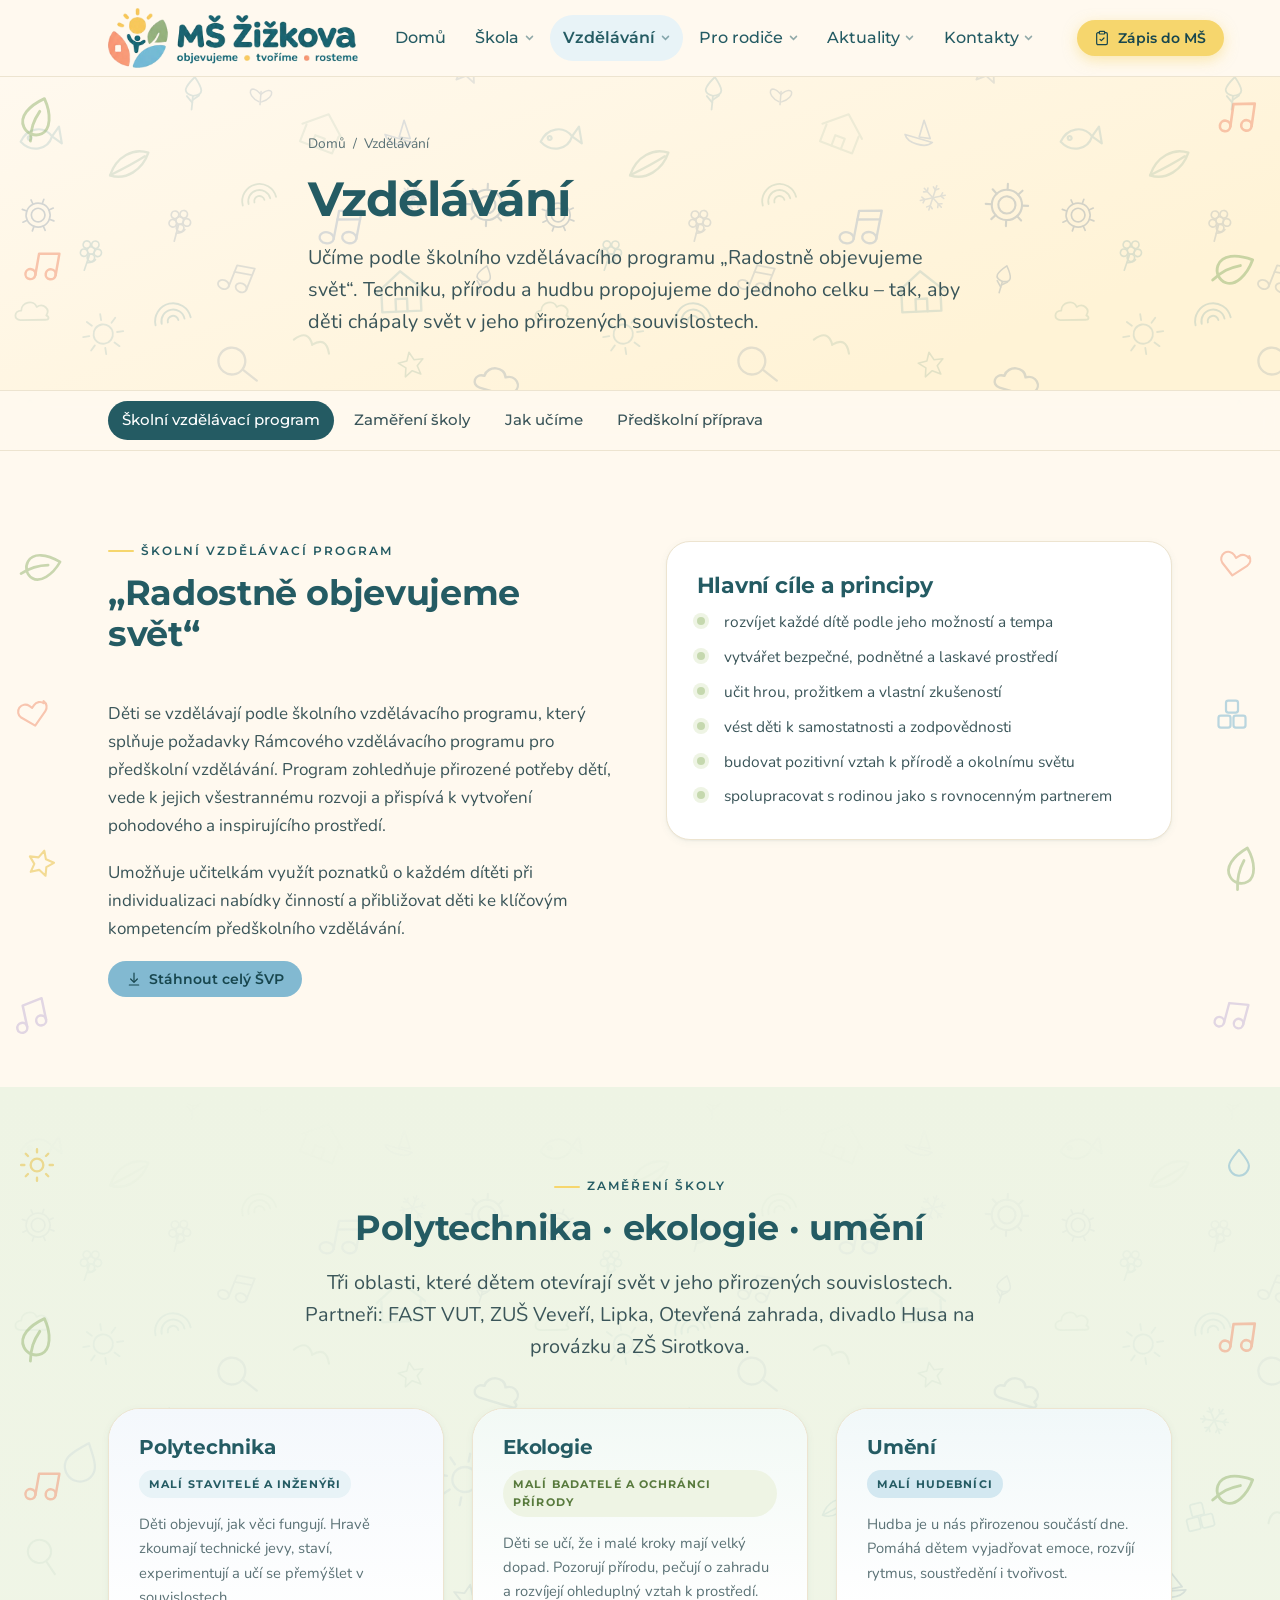
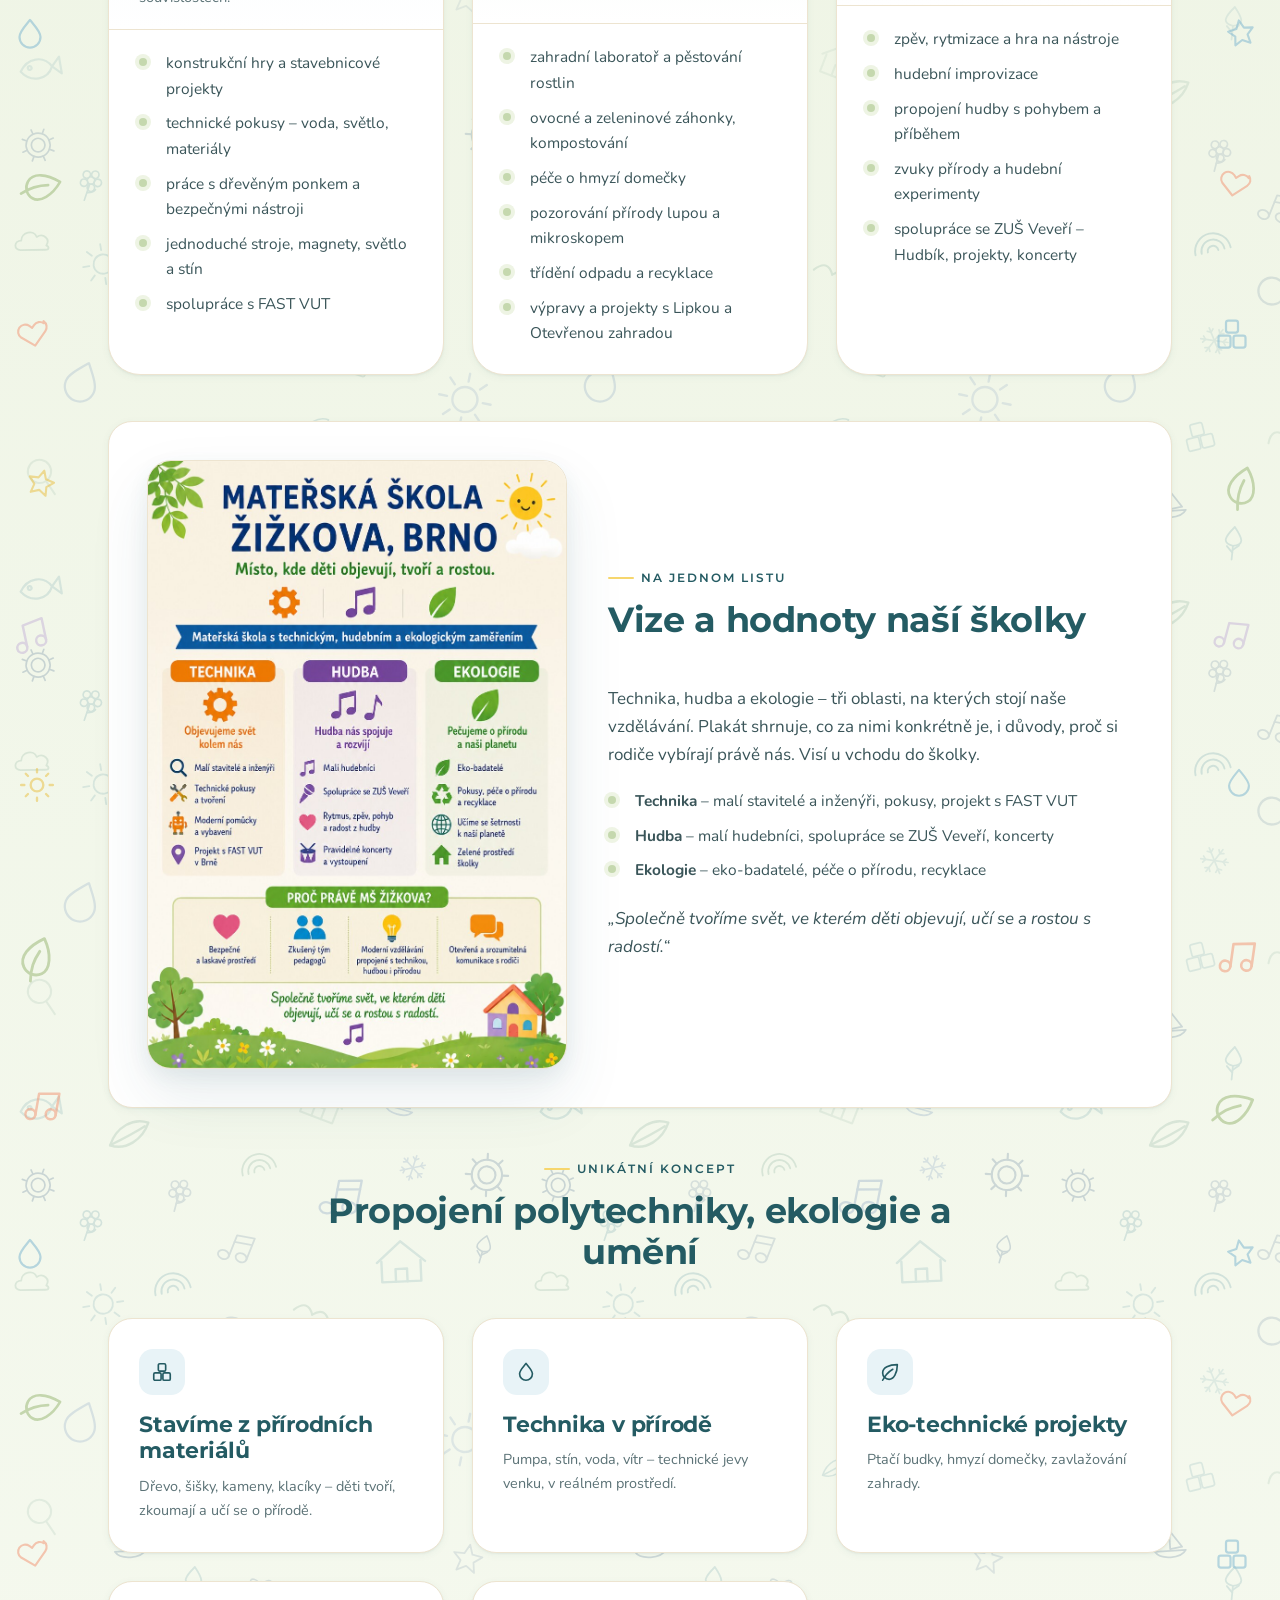
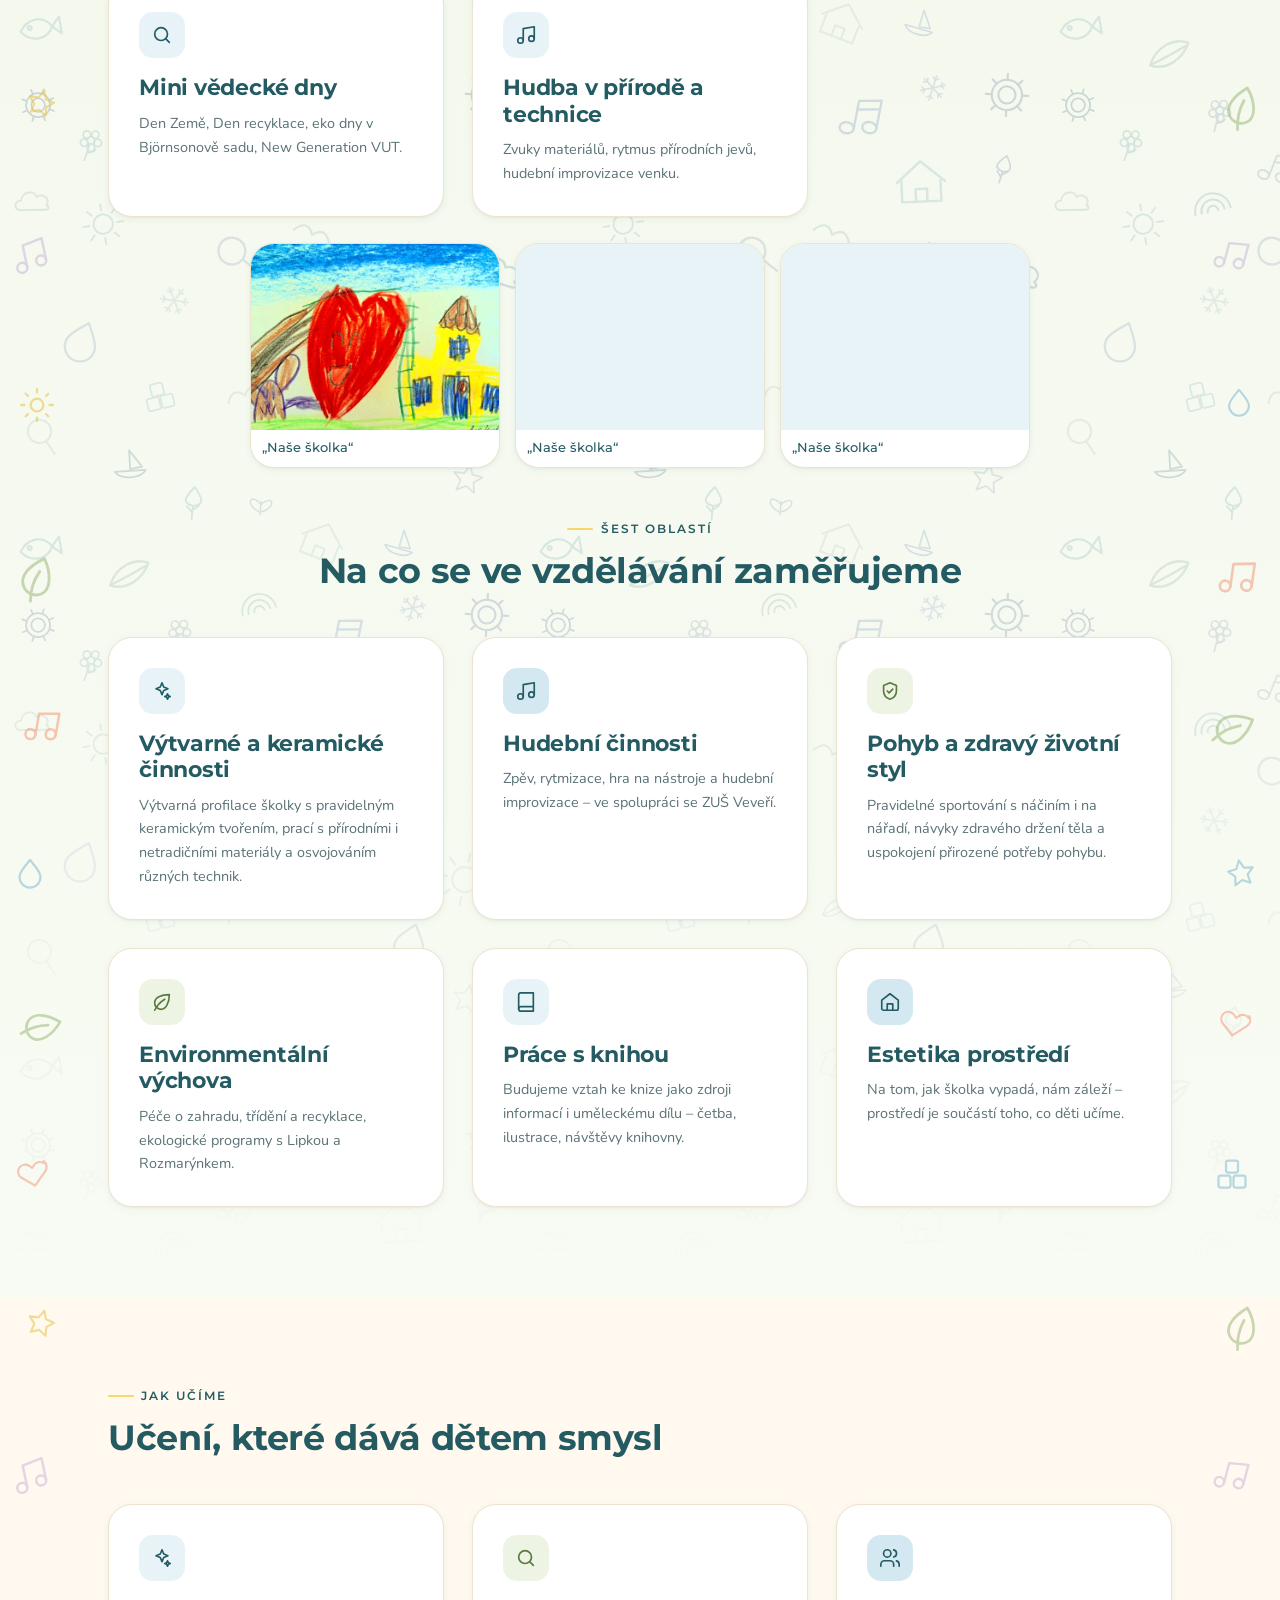
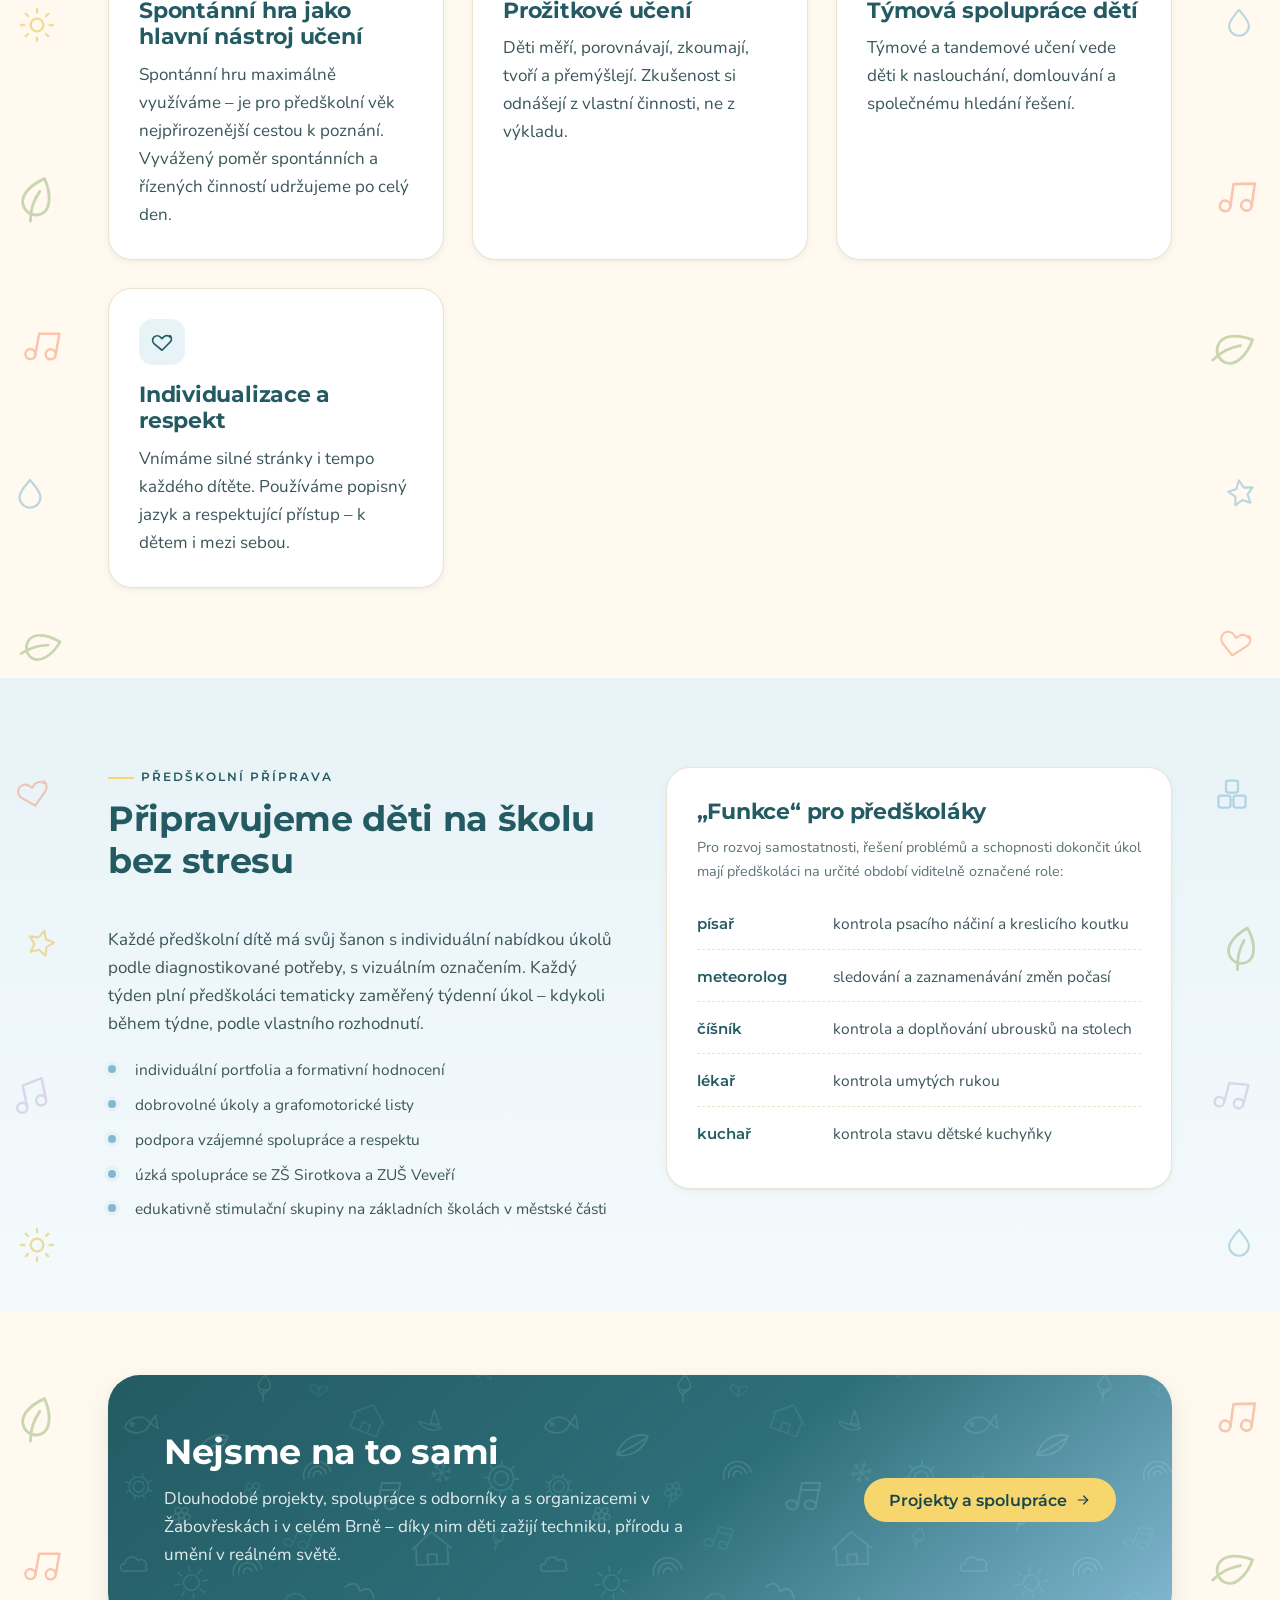
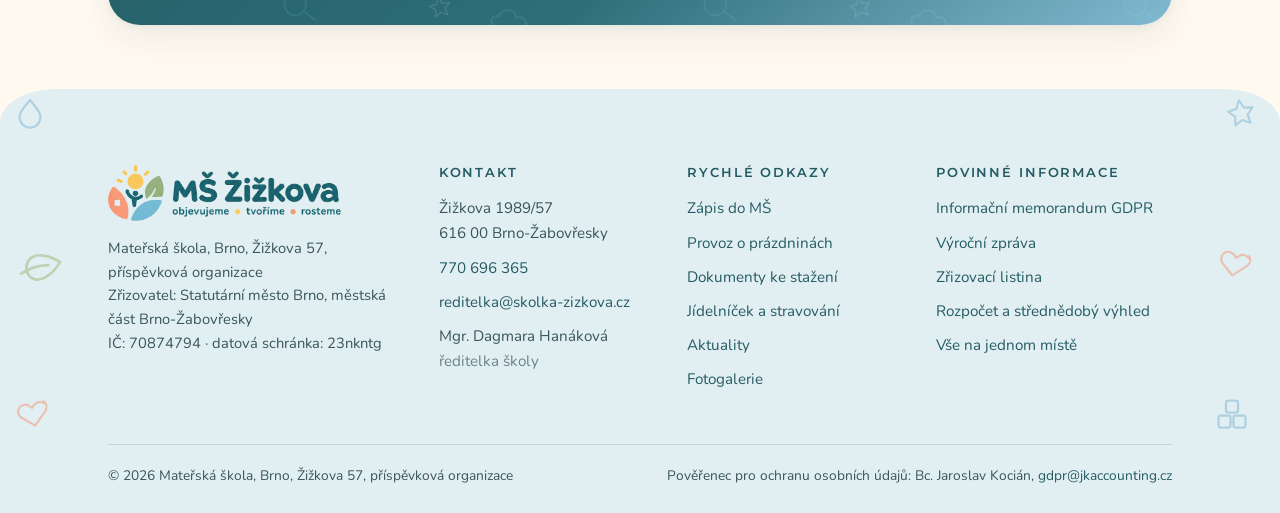
<file: vzdelavani.html>
<!doctype html>
<html lang="cs">
<head>
<meta charset="utf-8">
<meta name="viewport" content="width=device-width, initial-scale=1">
<title>Vzdělávání – MŠ Žižkova, Brno</title>
<meta name="description" content="Školní vzdělávací program „Radostně objevujeme svět“, zaměření na polytechniku, ekologii a hudbu, předškolní příprava a projekty MŠ Žižkova v Brně.">
<meta name="robots" content="noindex,nofollow">
<meta name="theme-color" content="#245B63">
<meta property="og:type" content="website">
<meta property="og:title" content="Vzdělávání – MŠ Žižkova, Brno">
<meta property="og:description" content="Školní vzdělávací program „Radostně objevujeme svět“, zaměření na polytechniku, ekologii a hudbu, předškolní příprava a projekty MŠ Žižkova v Brně.">
<meta property="og:locale" content="cs_CZ">
<meta property="og:image" content="https://www.skolka-zizkova.cz/assets/img/foto/budova.jpg">
<meta name="twitter:card" content="summary_large_image">
<meta property="og:site_name" content="MŠ Žižkova, Brno">
<link rel="icon" href="assets/img/favicon.png" type="image/png">
<link rel="apple-touch-icon" href="assets/img/znacka.png">
<link rel="preconnect" href="https://fonts.googleapis.com">
<link rel="preconnect" href="https://fonts.gstatic.com" crossorigin>
<link rel="stylesheet" href="https://fonts.googleapis.com/css2?family=Nunito:wght@400;600;700&family=Montserrat:wght@500;600;700;800&display=swap">
<link rel="stylesheet" href="assets/css/style.css">

</head>
<body>
<a class="skip" href="#obsah">Přeskočit na obsah</a>
<header class="header"><div class="wrap header__in">
  <a class="logo" href="index.html"><img src="assets/img/logo.png" width="266" height="64" alt="MŠ Žižkova, Brno" data-ei="add9ab24ae"></a>
  <nav class="nav" aria-label="Hlavní navigace"><div class="nav__item"><a class="nav__link" href="index.html">Domů</a></div><div class="nav__item"><a class="nav__link" href="skola.html">Škola<svg class="nav__caret" viewBox="0 0 12 12" fill="none" stroke="currentColor" stroke-width="2" stroke-linecap="round" aria-hidden="true"><path d="m2 4.5 4 4 4-4"/></svg></a><div class="nav__panel"><a href="skola.html#kdo-jsme">Kdo jsme</a><a href="skola.html#nase-ms">Aplikace Naše MŠ</a><a href="skola.html#vybaveni">Vybavení školy</a><a href="skola.html#zahrada">Školní zahrada</a><a href="skola.html#tym">Náš tým</a><a href="skola.html#provoz">Provoz školy</a><a href="fotogalerie.html">Fotogalerie</a></div></div><div class="nav__item"><a class="nav__link" href="vzdelavani.html" aria-current="page">Vzdělávání<svg class="nav__caret" viewBox="0 0 12 12" fill="none" stroke="currentColor" stroke-width="2" stroke-linecap="round" aria-hidden="true"><path d="m2 4.5 4 4 4-4"/></svg></a><div class="nav__panel"><a href="vzdelavani.html#svp">Školní vzdělávací program</a><a href="vzdelavani.html#zamereni">Zaměření školy</a><a href="vzdelavani.html#jak-ucime">Jak učíme</a><a href="vzdelavani.html#predskolaci">Předškolní příprava</a><a href="projekty.html">Projekty a spolupráce</a></div></div><div class="nav__item"><a class="nav__link" href="pro-rodice.html">Pro rodiče<svg class="nav__caret" viewBox="0 0 12 12" fill="none" stroke="currentColor" stroke-width="2" stroke-linecap="round" aria-hidden="true"><path d="m2 4.5 4 4 4-4"/></svg></a><div class="nav__panel"><a href="pro-rodice.html#novi-rodice">Informace pro nové rodiče</a><a href="pro-rodice.html#dokumenty">Dokumenty ke stažení</a><a href="pro-rodice.html#stravovani">Stravování</a><a href="zapis.html">Zápis do MŠ</a><a href="pro-rodice.html#prazdniny">Provoz o prázdninách</a><a href="pro-rodice.html#aktivity">Nadstandardní aktivity</a></div></div><div class="nav__item"><a class="nav__link" href="aktuality.html">Aktuality<svg class="nav__caret" viewBox="0 0 12 12" fill="none" stroke="currentColor" stroke-width="2" stroke-linecap="round" aria-hidden="true"><path d="m2 4.5 4 4 4-4"/></svg></a><div class="nav__panel"><a href="aktuality.html#dulezite">Důležité informace</a><a href="aktuality.html#novinky">Novinky a akce</a></div></div><div class="nav__item"><a class="nav__link" href="kontakty.html">Kontakty<svg class="nav__caret" viewBox="0 0 12 12" fill="none" stroke="currentColor" stroke-width="2" stroke-linecap="round" aria-hidden="true"><path d="m2 4.5 4 4 4-4"/></svg></a><div class="nav__panel"><a href="kontakty.html#udaje">Kontaktní údaje</a><a href="kontakty.html#doprava">Jak se k nám dostanete</a><a href="kontakty.html#povinne">Povinně zveřejňované informace</a></div></div></nav>
  <a class="header__tel" href="tel:+420770696365"><svg width="16" height="16" viewBox="0 0 24 24" fill="none" stroke="currentColor" stroke-width="1.8" stroke-linecap="round" stroke-linejoin="round" aria-hidden="true"><path d="M22 16.9v3a2 2 0 0 1-2.2 2 19.8 19.8 0 0 1-8.6-3.1 19.5 19.5 0 0 1-6-6A19.8 19.8 0 0 1 2.1 4.2 2 2 0 0 1 4.1 2h3a2 2 0 0 1 2 1.7c.1 1 .4 1.9.7 2.8a2 2 0 0 1-.4 2.1L8.1 9.9a16 16 0 0 0 6 6l1.3-1.3a2 2 0 0 1 2.1-.4c.9.3 1.8.6 2.8.7a2 2 0 0 1 1.7 2Z"/></svg> 770 696 365</a>
  <a class="btn btn--primary btn--sm header__cta" href="zapis.html"><svg width="16" height="16" viewBox="0 0 24 24" fill="none" stroke="currentColor" stroke-width="1.8" stroke-linecap="round" stroke-linejoin="round" aria-hidden="true"><path d="M16 4h2a2 2 0 0 1 2 2v14a2 2 0 0 1-2 2H6a2 2 0 0 1-2-2V6a2 2 0 0 1 2-2h2"/><rect x="8" y="2" width="8" height="4" rx="1"/><path d="m9 14 2 2 4-4"/></svg> Zápis do MŠ</a>
  <button class="burger" type="button" aria-label="Otevřít menu" aria-expanded="false" data-menu-open><span></span></button>
</div></header>

<div class="mobile" id="mobilni-menu" hidden>
  <div class="wrap" style="padding:0">
    <div class="mobile__top">
      <a class="logo" href="index.html"><img src="assets/img/logo.png" width="266" height="64" alt="MŠ Žižkova, Brno" data-ei="add9ab24ae"></a>
      <button class="mobile__close" type="button" aria-label="Zavřít menu" data-menu-close>&times;</button>
    </div>
    <div class="mobile__group"><a href="index.html">Domů</a></div><div class="mobile__group"><a href="skola.html">Škola</a><div class="mobile__sub"><a href="skola.html#kdo-jsme">Kdo jsme</a><a href="skola.html#nase-ms">Aplikace Naše MŠ</a><a href="skola.html#vybaveni">Vybavení školy</a><a href="skola.html#zahrada">Školní zahrada</a><a href="skola.html#tym">Náš tým</a><a href="skola.html#provoz">Provoz školy</a><a href="fotogalerie.html">Fotogalerie</a></div></div><div class="mobile__group"><a href="vzdelavani.html">Vzdělávání</a><div class="mobile__sub"><a href="vzdelavani.html#svp">Školní vzdělávací program</a><a href="vzdelavani.html#zamereni">Zaměření školy</a><a href="vzdelavani.html#jak-ucime">Jak učíme</a><a href="vzdelavani.html#predskolaci">Předškolní příprava</a><a href="projekty.html">Projekty a spolupráce</a></div></div><div class="mobile__group"><a href="pro-rodice.html">Pro rodiče</a><div class="mobile__sub"><a href="pro-rodice.html#novi-rodice">Informace pro nové rodiče</a><a href="pro-rodice.html#dokumenty">Dokumenty ke stažení</a><a href="pro-rodice.html#stravovani">Stravování</a><a href="zapis.html">Zápis do MŠ</a><a href="pro-rodice.html#prazdniny">Provoz o prázdninách</a><a href="pro-rodice.html#aktivity">Nadstandardní aktivity</a></div></div><div class="mobile__group"><a href="aktuality.html">Aktuality</a><div class="mobile__sub"><a href="aktuality.html#dulezite">Důležité informace</a><a href="aktuality.html#novinky">Novinky a akce</a></div></div><div class="mobile__group"><a href="kontakty.html">Kontakty</a><div class="mobile__sub"><a href="kontakty.html#udaje">Kontaktní údaje</a><a href="kontakty.html#doprava">Jak se k nám dostanete</a><a href="kontakty.html#povinne">Povinně zveřejňované informace</a></div></div>
    <div class="mobile__cta">
      <a class="btn btn--primary" href="zapis.html"><svg width="16" height="16" viewBox="0 0 24 24" fill="none" stroke="currentColor" stroke-width="1.8" stroke-linecap="round" stroke-linejoin="round" aria-hidden="true"><path d="M16 4h2a2 2 0 0 1 2 2v14a2 2 0 0 1-2 2H6a2 2 0 0 1-2-2V6a2 2 0 0 1 2-2h2"/><rect x="8" y="2" width="8" height="4" rx="1"/><path d="m9 14 2 2 4-4"/></svg> Zápis do MŠ</a>
      <a class="btn btn--ghost" href="tel:+420770696365"><svg width="16" height="16" viewBox="0 0 24 24" fill="none" stroke="currentColor" stroke-width="1.8" stroke-linecap="round" stroke-linejoin="round" aria-hidden="true"><path d="M22 16.9v3a2 2 0 0 1-2.2 2 19.8 19.8 0 0 1-8.6-3.1 19.5 19.5 0 0 1-6-6A19.8 19.8 0 0 1 2.1 4.2 2 2 0 0 1 4.1 2h3a2 2 0 0 1 2 1.7c.1 1 .4 1.9.7 2.8a2 2 0 0 1-.4 2.1L8.1 9.9a16 16 0 0 0 6 6l1.3-1.3a2 2 0 0 1 2.1-.4c.9.3 1.8.6 2.8.7a2 2 0 0 1 1.7 2Z"/></svg> 770 696 365</a>
      <a class="btn btn--ghost" href="mailto:reditelka@skolka-zizkova.cz"><svg width="16" height="16" viewBox="0 0 24 24" fill="none" stroke="currentColor" stroke-width="1.8" stroke-linecap="round" stroke-linejoin="round" aria-hidden="true"><path d="M21 15a2 2 0 0 1-2 2H7l-4 4V5a2 2 0 0 1 2-2h14a2 2 0 0 1 2 2z"/></svg> Napište nám</a>
    </div>
  </div>
</div>
<main id="obsah">
<section class="pagehead"><div class="wrap pagehead__in">
  <nav class="crumbs" aria-label="Drobečková navigace"><a href="index.html">Domů</a> <span aria-hidden="true">/</span> <span data-ek="f218ede6e8">Vzdělávání</span></nav>
  <h1 data-ek="f218ede6e8">Vzdělávání</h1>
  <p class="lead" data-ek="6c35848ee7">Učíme podle školního vzdělávacího programu „Radostně objevujeme svět“. Techniku, přírodu a hudbu propojujeme do jednoho celku – tak, aby děti chápaly svět v jeho přirozených souvislostech.</p>
</div></section><nav class="subnav" aria-label="Obsah stránky"><div class="wrap subnav__in"><a href="#svp">Školní vzdělávací program</a><a href="#zamereni">Zaměření školy</a><a href="#jak-ucime">Jak učíme</a><a href="#predskolaci">Předškolní příprava</a></div></nav>

<section class="section" id="svp">
  <div class="wrap">
    <div class="grid grid-2" style="align-items:start;gap:clamp(28px,4vw,56px)">
      <div>
        <div class="section-head"><p class="eyebrow" data-ek="863911d907">Školní vzdělávací program</p><h2 data-ek="c302451d4d">„Radostně objevujeme svět“</h2></div>
        <p data-ek="df4557f663">Děti se vzdělávají podle školního vzdělávacího programu, který splňuje požadavky Rámcového
          vzdělávacího programu pro předškolní vzdělávání. Program zohledňuje přirozené potřeby dětí,
          vede k jejich všestrannému rozvoji a přispívá k vytvoření pohodového a inspirujícího prostředí.</p>
        <p data-ek="020de57516">Umožňuje učitelkám využít poznatků o každém dítěti při individualizaci nabídky činností a přibližovat
          děti ke klíčovým kompetencím předškolního vzdělávání.</p>
        <p><a class="btn btn--ghost btn--sm" href="assets/dokumenty/skolni-vzdelavaci-program.docx">
          <svg width="16" height="16" viewBox="0 0 24 24" fill="none" stroke="currentColor" stroke-width="1.8" stroke-linecap="round" stroke-linejoin="round" aria-hidden="true"><path d="M12 3v12"/><path d="m7 12 5 5 5-5"/><path d="M5 21h14"/></svg> Stáhnout celý ŠVP</a></p>
      </div>
      <div class="card">
        <h3 data-ek="5be120922c">Hlavní cíle a principy</h3>
        <ul class="ticks"><li data-ek="c9ead1ce90">rozvíjet každé dítě podle jeho možností a tempa</li><li data-ek="4031d549c6">vytvářet bezpečné, podnětné a laskavé prostředí</li><li data-ek="fd6d31464d">učit hrou, prožitkem a vlastní zkušeností</li><li data-ek="9b6f2c9020">vést děti k samostatnosti a zodpovědnosti</li><li data-ek="ddd64c295b">budovat pozitivní vztah k přírodě a okolnímu světu</li><li data-ek="d2bf4abcd3">spolupracovat s rodinou jako s rovnocenným partnerem</li></ul>
      </div>
    </div>
  </div>
</section>

<section class="section section--mint section--pattern" id="zamereni">
  <div class="wrap">
    <div class="section-head section-head--center"><p class="eyebrow" data-ek="b7946e90be">Zaměření školy</p><h2 data-ek="a9ab7a153e">Polytechnika &middot; ekologie &middot; umění</h2><p class="lead" data-ek="0ecf8ccb58">Tři oblasti, které dětem otevírají svět v jeho přirozených souvislostech. Partneři: FAST VUT, ZUŠ Veveří, Lipka, Otevřená zahrada, divadlo Husa na provázku a ZŠ Sirotkova.</p></div>
    <div class="grid grid-3"><article class="pillar pillar--blue">
  <div class="pillar__top">
    <h3 data-ek="6b849024ba">Polytechnika</h3>
    <span class="pillar__tag" data-ek="d2934b6145">malí stavitelé a inženýři</span>
    <p class="pillar__sub" data-ek="10d5c64f36">Děti objevují, jak věci fungují. Hravě zkoumají technické jevy, staví, experimentují a učí se přemýšlet v souvislostech.</p>
  </div>
  <div class="pillar__body"><ul class="ticks"><li data-ek="e7fa794f8a">konstrukční hry a stavebnicové projekty</li><li data-ek="a7d6edaa2c">technické pokusy – voda, světlo, materiály</li><li data-ek="3c7a2fed4d">práce s dřevěným ponkem a bezpečnými nástroji</li><li data-ek="c9ade5b75a">jednoduché stroje, magnety, světlo a stín</li><li data-ek="f7a38599bc">spolupráce s FAST VUT</li></ul></div>
</article><article class="pillar pillar--green">
  <div class="pillar__top">
    <h3 data-ek="2e86a32fc9">Ekologie</h3>
    <span class="pillar__tag" data-ek="668c698388">malí badatelé a ochránci přírody</span>
    <p class="pillar__sub" data-ek="da66a0c1ec">Děti se učí, že i malé kroky mají velký dopad. Pozorují přírodu, pečují o zahradu a rozvíjejí ohleduplný vztah k prostředí.</p>
  </div>
  <div class="pillar__body"><ul class="ticks"><li data-ek="fa0e07f0a2">zahradní laboratoř a pěstování rostlin</li><li data-ek="173d837110">ovocné a zeleninové záhonky, kompostování</li><li data-ek="c0eda01c8e">péče o hmyzí domečky</li><li data-ek="fc73972675">pozorování přírody lupou a mikroskopem</li><li data-ek="75e1f851db">třídění odpadu a recyklace</li><li data-ek="1814bbf153">výpravy a projekty s Lipkou a Otevřenou zahradou</li></ul></div>
</article><article class="pillar pillar--teal">
  <div class="pillar__top">
    <h3 data-ek="bdbaa45f0a">Umění</h3>
    <span class="pillar__tag" data-ek="9e19005a33">malí hudebníci</span>
    <p class="pillar__sub" data-ek="27d8418d0a">Hudba je u nás přirozenou součástí dne. Pomáhá dětem vyjadřovat emoce, rozvíjí rytmus, soustředění i tvořivost.</p>
  </div>
  <div class="pillar__body"><ul class="ticks"><li data-ek="a20358252e">zpěv, rytmizace a hra na nástroje</li><li data-ek="6f6a4bf40d">hudební improvizace</li><li data-ek="e6c3938601">propojení hudby s pohybem a příběhem</li><li data-ek="2b4347ed00">zvuky přírody a hudební experimenty</li><li data-ek="cee17b3ba7">spolupráce se ZUŠ Veveří – Hudbík, projekty, koncerty</li></ul></div>
</article></div>

    <div class="card" style="margin-top:clamp(30px,3.6vw,48px);padding:clamp(24px,3vw,38px)">
      <div class="plakat">
        <figure class="plakat__obr">
          <a href="assets/img/plakat-vize-hodnoty.jpg" target="_blank" rel="noopener"
             title="Otevřít plakát ve větší velikosti">
            <img src="assets/img/plakat-vize-hodnoty.jpg" width="903" height="1311"
                 alt="Plakát: Mateřská škola Žižkova, Brno – technika, hudba, ekologie"
                 loading="lazy" decoding="async" data-ei="3ae958f657">
          </a>
        </figure>
        <div>
          <div class="section-head"><p class="eyebrow" data-ek="2625ff49ae">Na jednom listu</p><h2 data-ek="adac40b000">Vize a hodnoty naší školky</h2></div>
          <p data-ek="79d15ff4e2">Technika, hudba a ekologie – tři oblasti, na kterých stojí naše vzdělávání.
            Plakát shrnuje, co za nimi konkrétně je, i důvody, proč si rodiče vybírají
            právě nás. Visí u vchodu do školky.</p>
          <ul class="ticks"><li data-ek="a3472f5f69"><strong>Technika</strong> – malí stavitelé a inženýři, pokusy, projekt s FAST VUT</li><li data-ek="b3c85b527c"><strong>Hudba</strong> – malí hudebníci, spolupráce se ZUŠ Veveří, koncerty</li><li data-ek="68c12ee4c7"><strong>Ekologie</strong> – eko-badatelé, péče o přírodu, recyklace</li></ul>
          <p style="margin-top:1.3em" data-ek="6dcd4b60ff"><em>„Společně tvoříme svět, ve kterém děti objevují,
            učí se a rostou s radostí.“</em></p>
        </div>
      </div>
    </div>

    <div style="margin-top:clamp(34px,4vw,54px)">
      <div class="section-head section-head--center"><p class="eyebrow" data-ek="69aef7c46b">Unikátní koncept</p><h2 data-ek="09cc2bece2">Propojení polytechniky, ekologie a umění</h2></div>
      <div class="grid grid-3"><article class="card"><div class="card__icon"><svg width="22" height="22" viewBox="0 0 24 24" fill="none" stroke="currentColor" stroke-width="1.8" stroke-linecap="round" stroke-linejoin="round" aria-hidden="true"><rect x="3" y="13" width="8" height="8" rx="1.5"/><rect x="13" y="13" width="8" height="8" rx="1.5"/><rect x="8" y="3" width="8" height="8" rx="1.5"/></svg></div>
      <h3 data-ek="fd6947e853">Stavíme z přírodních materiálů</h3><p class="small muted" data-ek="e93d0af20a">Dřevo, šišky, kameny, klacíky – děti tvoří, zkoumají a učí se o přírodě.</p></article><article class="card"><div class="card__icon"><svg width="22" height="22" viewBox="0 0 24 24" fill="none" stroke="currentColor" stroke-width="1.8" stroke-linecap="round" stroke-linejoin="round" aria-hidden="true"><path d="M12 2.7C15.5 7 19 10.4 19 14a7 7 0 0 1-14 0c0-3.6 3.5-7 7-11.3Z"/></svg></div>
      <h3 data-ek="5d24b19d3c">Technika v přírodě</h3><p class="small muted" data-ek="e8963b50c4">Pumpa, stín, voda, vítr – technické jevy venku, v reálném prostředí.</p></article><article class="card"><div class="card__icon"><svg width="22" height="22" viewBox="0 0 24 24" fill="none" stroke="currentColor" stroke-width="1.8" stroke-linecap="round" stroke-linejoin="round" aria-hidden="true"><path d="M11 20A7 7 0 0 1 4 13c0-6 7-9 16-9 0 9-4 16-9 16Z"/><path d="M4 21c3-6 6-9 11-12"/></svg></div>
      <h3 data-ek="51d97f62ad">Eko-technické projekty</h3><p class="small muted" data-ek="cdc16c7657">Ptačí budky, hmyzí domečky, zavlažování zahrady.</p></article><article class="card"><div class="card__icon"><svg width="22" height="22" viewBox="0 0 24 24" fill="none" stroke="currentColor" stroke-width="1.8" stroke-linecap="round" stroke-linejoin="round" aria-hidden="true"><circle cx="11" cy="11" r="7"/><path d="m20 20-3.5-3.5"/></svg></div>
      <h3 data-ek="ae310f6af6">Mini vědecké dny</h3><p class="small muted" data-ek="e313eb0973">Den Země, Den recyklace, eko dny v Björnsonově sadu, New Generation VUT.</p></article><article class="card"><div class="card__icon"><svg width="22" height="22" viewBox="0 0 24 24" fill="none" stroke="currentColor" stroke-width="1.8" stroke-linecap="round" stroke-linejoin="round" aria-hidden="true"><path d="M9 18V5l12-2v13"/><circle cx="6" cy="18" r="3"/><circle cx="18" cy="16" r="3"/></svg></div>
      <h3 data-ek="5e69a108eb">Hudba v přírodě a technice</h3><p class="small muted" data-ek="32ac25b75d">Zvuky materiálů, rytmus přírodních jevů, hudební improvizace venku.</p></article></div>
    </div>
    <div style="margin-top:26px">
      <div class="vykresy vykresy--male"><figure class="vykres">
  <img src="assets/img/vykresy/vykres-02-nahled.jpg" width="640" height="480"
       alt="Dětská kresba – Naše školka" loading="lazy" decoding="async" data-ei="2f8a11428f">
  <figcaption>„Naše školka“<span data-ek="b579609c85">kresba pastelkou</span></figcaption>
</figure><figure class="vykres">
  <img src="assets/img/vykresy/vykres-11-nahled.jpg" width="640" height="480"
       alt="Dětská kresba – Naše školka" loading="lazy" decoding="async" data-ei="e1ac75e3a8">
  <figcaption>„Naše školka“<span data-ek="b579609c85">kresba pastelkou</span></figcaption>
</figure><figure class="vykres">
  <img src="assets/img/vykresy/vykres-12-nahled.jpg" width="640" height="480"
       alt="Dětská kresba – Naše školka" loading="lazy" decoding="async" data-ei="9021210f70">
  <figcaption>„Naše školka“<span data-ek="b579609c85">kresba pastelkou</span></figcaption>
</figure></div>
    </div>
    <div style="margin-top:clamp(34px,4vw,54px)">
      <div class="section-head section-head--center"><p class="eyebrow" data-ek="e4a7878bad">Šest oblastí</p><h2 data-ek="f57b0fa06d">Na co se ve vzdělávání zaměřujeme</h2></div>
      <div class="grid grid-3">
        <article class="card"><div class="card__icon"><svg width="22" height="22" viewBox="0 0 24 24" fill="none" stroke="currentColor" stroke-width="1.8" stroke-linecap="round" stroke-linejoin="round" aria-hidden="true"><path d="m12 3 1.9 4.6L18.5 9.5l-4.6 1.9L12 16l-1.9-4.6L5.5 9.5l4.6-1.9z"/><path d="m18 15 .9 2.1L21 18l-2.1.9L18 21l-.9-2.1L15 18l2.1-.9z"/></svg></div>
          <h3 data-ek="6ba75bcf91">Výtvarné a keramické činnosti</h3>
          <p class="small muted" data-ek="5dd8dc9ce4">Výtvarná profilace školky s pravidelným keramickým tvořením,
            prací s přírodními i netradičními materiály a osvojováním různých technik.</p></article>
        <article class="card card--teal"><div class="card__icon"><svg width="22" height="22" viewBox="0 0 24 24" fill="none" stroke="currentColor" stroke-width="1.8" stroke-linecap="round" stroke-linejoin="round" aria-hidden="true"><path d="M9 18V5l12-2v13"/><circle cx="6" cy="18" r="3"/><circle cx="18" cy="16" r="3"/></svg></div>
          <h3 data-ek="5ac5d46d1d">Hudební činnosti</h3>
          <p class="small muted" data-ek="504bc36557">Zpěv, rytmizace, hra na nástroje a hudební improvizace –
            ve spolupráci se ZUŠ Veveří.</p></article>
        <article class="card card--green"><div class="card__icon"><svg width="22" height="22" viewBox="0 0 24 24" fill="none" stroke="currentColor" stroke-width="1.8" stroke-linecap="round" stroke-linejoin="round" aria-hidden="true"><path d="M12 3l7 3v6c0 4.4-3 7.6-7 9-4-1.4-7-4.6-7-9V6z"/><path d="m9 12 2 2 4-4"/></svg></div>
          <h3 data-ek="4638d45748">Pohyb a zdravý životní styl</h3>
          <p class="small muted" data-ek="b6557f4725">Pravidelné sportování s náčiním i na nářadí, návyky zdravého
            držení těla a uspokojení přirozené potřeby pohybu.</p></article>
        <article class="card card--green"><div class="card__icon"><svg width="22" height="22" viewBox="0 0 24 24" fill="none" stroke="currentColor" stroke-width="1.8" stroke-linecap="round" stroke-linejoin="round" aria-hidden="true"><path d="M11 20A7 7 0 0 1 4 13c0-6 7-9 16-9 0 9-4 16-9 16Z"/><path d="M4 21c3-6 6-9 11-12"/></svg></div>
          <h3 data-ek="1380be6307">Environmentální výchova</h3>
          <p class="small muted" data-ek="a1fc9979ee">Péče o zahradu, třídění a recyklace, ekologické programy
            s Lipkou a Rozmarýnkem.</p></article>
        <article class="card"><div class="card__icon"><svg width="22" height="22" viewBox="0 0 24 24" fill="none" stroke="currentColor" stroke-width="1.8" stroke-linecap="round" stroke-linejoin="round" aria-hidden="true"><path d="M4 19.5A2.5 2.5 0 0 1 6.5 17H20"/><path d="M6.5 2H20v20H6.5A2.5 2.5 0 0 1 4 19.5v-15A2.5 2.5 0 0 1 6.5 2Z"/></svg></div>
          <h3 data-ek="afabd92c6d">Práce s knihou</h3>
          <p class="small muted" data-ek="bc81ff71d1">Budujeme vztah ke knize jako zdroji informací i uměleckému dílu –
            četba, ilustrace, návštěvy knihovny.</p></article>
        <article class="card card--teal"><div class="card__icon"><svg width="22" height="22" viewBox="0 0 24 24" fill="none" stroke="currentColor" stroke-width="1.8" stroke-linecap="round" stroke-linejoin="round" aria-hidden="true"><path d="m3 10 9-7 9 7v9a2 2 0 0 1-2 2H5a2 2 0 0 1-2-2Z"/><path d="M9 21v-7h6v7"/></svg></div>
          <h3 data-ek="d36d64c68d">Estetika prostředí</h3>
          <p class="small muted" data-ek="83d1ae3e16">Na tom, jak školka vypadá, nám záleží – prostředí je součástí
            toho, co děti učíme.</p></article>
      </div>
    </div>
  </div>
</section>

<section class="section" id="jak-ucime">
  <div class="wrap">
    <div class="section-head"><p class="eyebrow" data-ek="c3c10eebb1">Jak učíme</p><h2 data-ek="171955caa0">Učení, které dává dětem smysl</h2></div>
    <div class="grid grid-2">
      <div class="card"><div class="card__icon"><svg width="22" height="22" viewBox="0 0 24 24" fill="none" stroke="currentColor" stroke-width="1.8" stroke-linecap="round" stroke-linejoin="round" aria-hidden="true"><path d="m12 3 1.9 4.6L18.5 9.5l-4.6 1.9L12 16l-1.9-4.6L5.5 9.5l4.6-1.9z"/><path d="m18 15 .9 2.1L21 18l-2.1.9L18 21l-.9-2.1L15 18l2.1-.9z"/></svg></div>
        <h3 data-ek="463dee865e">Spontánní hra jako hlavní nástroj učení</h3>
        <p data-ek="4a1f4ee6be">Spontánní hru maximálně využíváme – je pro předškolní věk nejpřirozenější cestou k poznání.
          Vyvážený poměr spontánních a řízených činností udržujeme po celý den.</p></div>
      <div class="card card--green"><div class="card__icon"><svg width="22" height="22" viewBox="0 0 24 24" fill="none" stroke="currentColor" stroke-width="1.8" stroke-linecap="round" stroke-linejoin="round" aria-hidden="true"><circle cx="11" cy="11" r="7"/><path d="m20 20-3.5-3.5"/></svg></div>
        <h3 data-ek="d0a18e8767">Prožitkové učení</h3>
        <p data-ek="e32f9359c1">Děti měří, porovnávají, zkoumají, tvoří a přemýšlejí. Zkušenost si odnášejí z vlastní činnosti,
          ne z výkladu.</p></div>
      <div class="card card--teal"><div class="card__icon"><svg width="22" height="22" viewBox="0 0 24 24" fill="none" stroke="currentColor" stroke-width="1.8" stroke-linecap="round" stroke-linejoin="round" aria-hidden="true"><path d="M16 21v-2a4 4 0 0 0-4-4H6a4 4 0 0 0-4 4v2"/><circle cx="9" cy="7" r="4"/><path d="M22 21v-2a4 4 0 0 0-3-3.9"/><path d="M16 3.1a4 4 0 0 1 0 7.8"/></svg></div>
        <h3 data-ek="b2f97ce5f1">Týmová spolupráce dětí</h3>
        <p data-ek="a14df7424d">Týmové a tandemové učení vede děti k naslouchání, domlouvání a společnému hledání řešení.</p></div>
      <div class="card"><div class="card__icon"><svg width="22" height="22" viewBox="0 0 24 24" fill="none" stroke="currentColor" stroke-width="1.8" stroke-linecap="round" stroke-linejoin="round" aria-hidden="true"><path d="M20.8 6.6a5 5 0 0 0-7.1 0L12 8.3l-1.7-1.7a5 5 0 1 0-7.1 7.1L12 21l8.8-8.8a5 5 0 0 0 0-7.1Z"/></svg></div>
        <h3 data-ek="dd6ed009da">Individualizace a respekt</h3>
        <p data-ek="575476ecfe">Vnímáme silné stránky i tempo každého dítěte. Používáme popisný jazyk a respektující přístup –
          k dětem i mezi sebou.</p></div>
    </div>
  </div>
</section>

<section class="section section--blue" id="predskolaci">
  <div class="wrap">
    <div class="grid grid-2" style="align-items:start;gap:clamp(28px,4vw,56px)">
      <div>
        <div class="section-head"><p class="eyebrow" data-ek="5dc1fa19d9">Předškolní příprava</p><h2 data-ek="ba25186e43">Připravujeme děti na školu bez stresu</h2></div>
        <p data-ek="e4b632a919">Každé předškolní dítě má svůj šanon s individuální nabídkou úkolů podle diagnostikované potřeby,
          s vizuálním označením. Každý týden plní předškoláci tematicky zaměřený týdenní úkol – kdykoli
          během týdne, podle vlastního rozhodnutí.</p>
        <ul class="ticks ticks--blue"><li data-ek="1a113a6ee8">individuální portfolia a formativní hodnocení</li><li data-ek="9b10baea3c">dobrovolné úkoly a grafomotorické listy</li><li data-ek="485fb1aac2">podpora vzájemné spolupráce a respektu</li><li data-ek="239950554e">úzká spolupráce se ZŠ Sirotkova a ZUŠ Veveří</li><li data-ek="4f781e7faf">edukativně stimulační skupiny na základních školách v městské části</li></ul>
      </div>
      <div class="card">
        <h3 data-ek="fa42cc51e2">„Funkce“ pro předškoláky</h3>
        <p class="small muted" data-ek="2eec4f8b92">Pro rozvoj samostatnosti, řešení problémů a schopnosti dokončit úkol mají
          předškoláci na určité období viditelně označené role:</p>
        <ul class="daily" style="margin-top:14px">
          <li><time>písař</time><span data-ek="7cbd9323d6">kontrola psacího náčiní a kreslicího koutku</span></li>
          <li><time>meteorolog</time><span data-ek="b4c21d133b">sledování a zaznamenávání změn počasí</span></li>
          <li><time>číšník</time><span data-ek="05d806866e">kontrola a doplňování ubrousků na stolech</span></li>
          <li><time>lékař</time><span data-ek="d7d562e178">kontrola umytých rukou</span></li>
          <li><time>kuchař</time><span data-ek="881d66746e">kontrola stavu dětské kuchyňky</span></li>
        </ul>
      </div>
    </div>
  </div>
</section>

<section class="section section--tight"><div class="wrap"><div class="cta">
  <div><h2 data-ek="febb30426b">Nejsme na to sami</h2><p data-ek="082789a51b">Dlouhodobé projekty, spolupráce s odborníky a s organizacemi v Žabovřeskách i v celém Brně – díky nim děti zažijí techniku, přírodu a umění v reálném světě.</p></div>
  <div><a class="btn" href="projekty.html">Projekty a spolupráce <svg class="btn__arrow" width="16" height="16" viewBox="0 0 24 24" fill="none" stroke="currentColor" stroke-width="1.8" stroke-linecap="round" stroke-linejoin="round" aria-hidden="true"><path d="M5 12h14"/><path d="m13 6 6 6-6 6"/></svg></a></div>
</div></div></section>

</main>
<div class="mobbar"><a href="tel:+420770696365"><svg width="18" height="18" viewBox="0 0 24 24" fill="none" stroke="currentColor" stroke-width="1.8" stroke-linecap="round" stroke-linejoin="round" aria-hidden="true"><path d="M22 16.9v3a2 2 0 0 1-2.2 2 19.8 19.8 0 0 1-8.6-3.1 19.5 19.5 0 0 1-6-6A19.8 19.8 0 0 1 2.1 4.2 2 2 0 0 1 4.1 2h3a2 2 0 0 1 2 1.7c.1 1 .4 1.9.7 2.8a2 2 0 0 1-.4 2.1L8.1 9.9a16 16 0 0 0 6 6l1.3-1.3a2 2 0 0 1 2.1-.4c.9.3 1.8.6 2.8.7a2 2 0 0 1 1.7 2Z"/></svg> Zavolat</a><a href="zapis.html"><svg width="18" height="18" viewBox="0 0 24 24" fill="none" stroke="currentColor" stroke-width="1.8" stroke-linecap="round" stroke-linejoin="round" aria-hidden="true"><path d="M16 4h2a2 2 0 0 1 2 2v14a2 2 0 0 1-2 2H6a2 2 0 0 1-2-2V6a2 2 0 0 1 2-2h2"/><rect x="8" y="2" width="8" height="4" rx="1"/><path d="m9 14 2 2 4-4"/></svg> Zápis do MŠ</a></div>
<footer class="footer"><div class="wrap">
  <div class="footer__grid">
    <div>
      <div class="footer__logo"><img src="assets/img/logo.png" width="266" height="64" alt="MŠ Žižkova, Brno" data-ei="add9ab24ae"></div>
      <p class="footer__note" data-ek="675cee1894">Mateřská škola, Brno, Žižkova 57, příspěvková organizace<br>
      Zřizovatel: Statutární město Brno, městská část Brno-Žabovřesky<br>
      IČ: 70874794 &middot; datová schránka: 23nkntg</p>
    </div>
    <div>
      <h4 data-ek="a92b9bcb16">Kontakt</h4>
      <ul class="footer__list">
        <li data-ek="047165a147">Žižkova 1989/57<br>616 00 Brno-Žabovřesky</li>
        <li><a href="tel:+420770696365">770 696 365</a></li>
        <li data-ek="a046a8371a"><a href="mailto:reditelka@skolka-zizkova.cz">reditelka@skolka-zizkova.cz</a></li>
        <li>Mgr. Dagmara Hanáková<br><span style="opacity:.7" data-ek="1de48d62ea">ředitelka školy</span></li>
      </ul>
    </div>
    <div>
      <h4 data-ek="b934b77f71">Rychlé odkazy</h4>
      <ul class="footer__list">
        <li data-ek="65194a90e4"><a href="zapis.html">Zápis do MŠ</a></li>
        <li data-ek="ff194103af"><a href="pro-rodice.html#prazdniny">Provoz o prázdninách</a></li>
        <li data-ek="87f4844120"><a href="pro-rodice.html#dokumenty">Dokumenty ke stažení</a></li>
        <li data-ek="7538ec2c51"><a href="pro-rodice.html#stravovani">Jídelníček a stravování</a></li>
        <li data-ek="4262a1149c"><a href="aktuality.html">Aktuality</a></li>
        <li data-ek="b02e41f07a"><a href="fotogalerie.html">Fotogalerie</a></li>
      </ul>
    </div>
    <div>
      <h4 data-ek="b7e658a9e9">Povinné informace</h4>
      <ul class="footer__list">
        <li data-ek="b642ade033"><a href="assets/dokumenty/gdpr-informacni-memorandum.pdf">Informační memorandum GDPR</a></li>
        <li data-ek="41800d8e8a"><a href="assets/dokumenty/vyrocni-zprava-2025.doc">Výroční zpráva</a></li>
        <li data-ek="54782513d6"><a href="assets/dokumenty/zrizovaci-listina.pdf">Zřizovací listina</a></li>
        <li data-ek="c9d851352d"><a href="assets/dokumenty/rozpocet-2026.docx">Rozpočet a střednědobý výhled</a></li>
        <li data-ek="7723c06fe9"><a href="kontakty.html#povinne">Vše na jednom místě</a></li>
      </ul>
    </div>
  </div>
  <div class="footer__bottom">
    <span>&copy; <span data-rok>2026</span> Mateřská škola, Brno, Žižkova 57, příspěvková organizace</span>
    <span data-ek="a63040f103">Pověřenec pro ochranu osobních údajů: Bc. Jaroslav Kocián, <a href="mailto:gdpr@jkaccounting.cz">gdpr@jkaccounting.cz</a></span>
  </div>
</div></footer>
<script src="assets/js/main.js" defer></script>
</body>
</html>
</file>
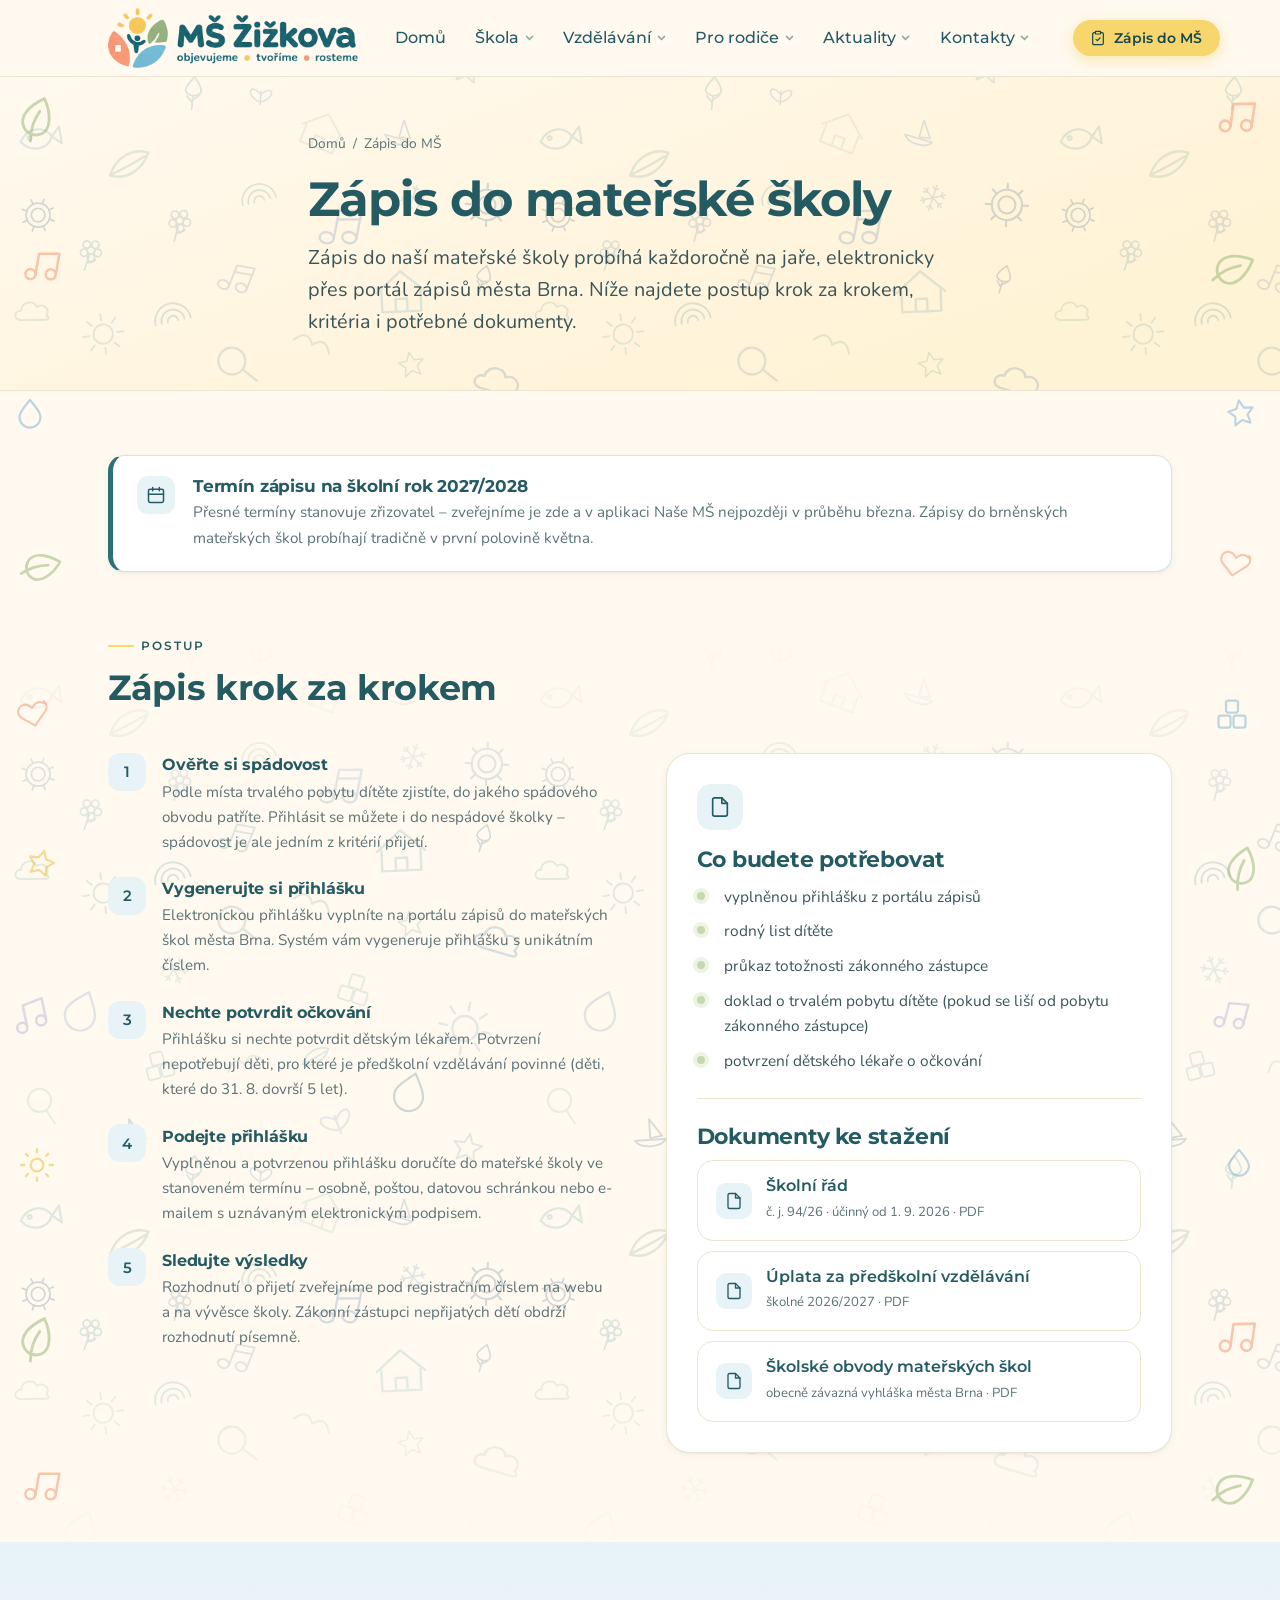
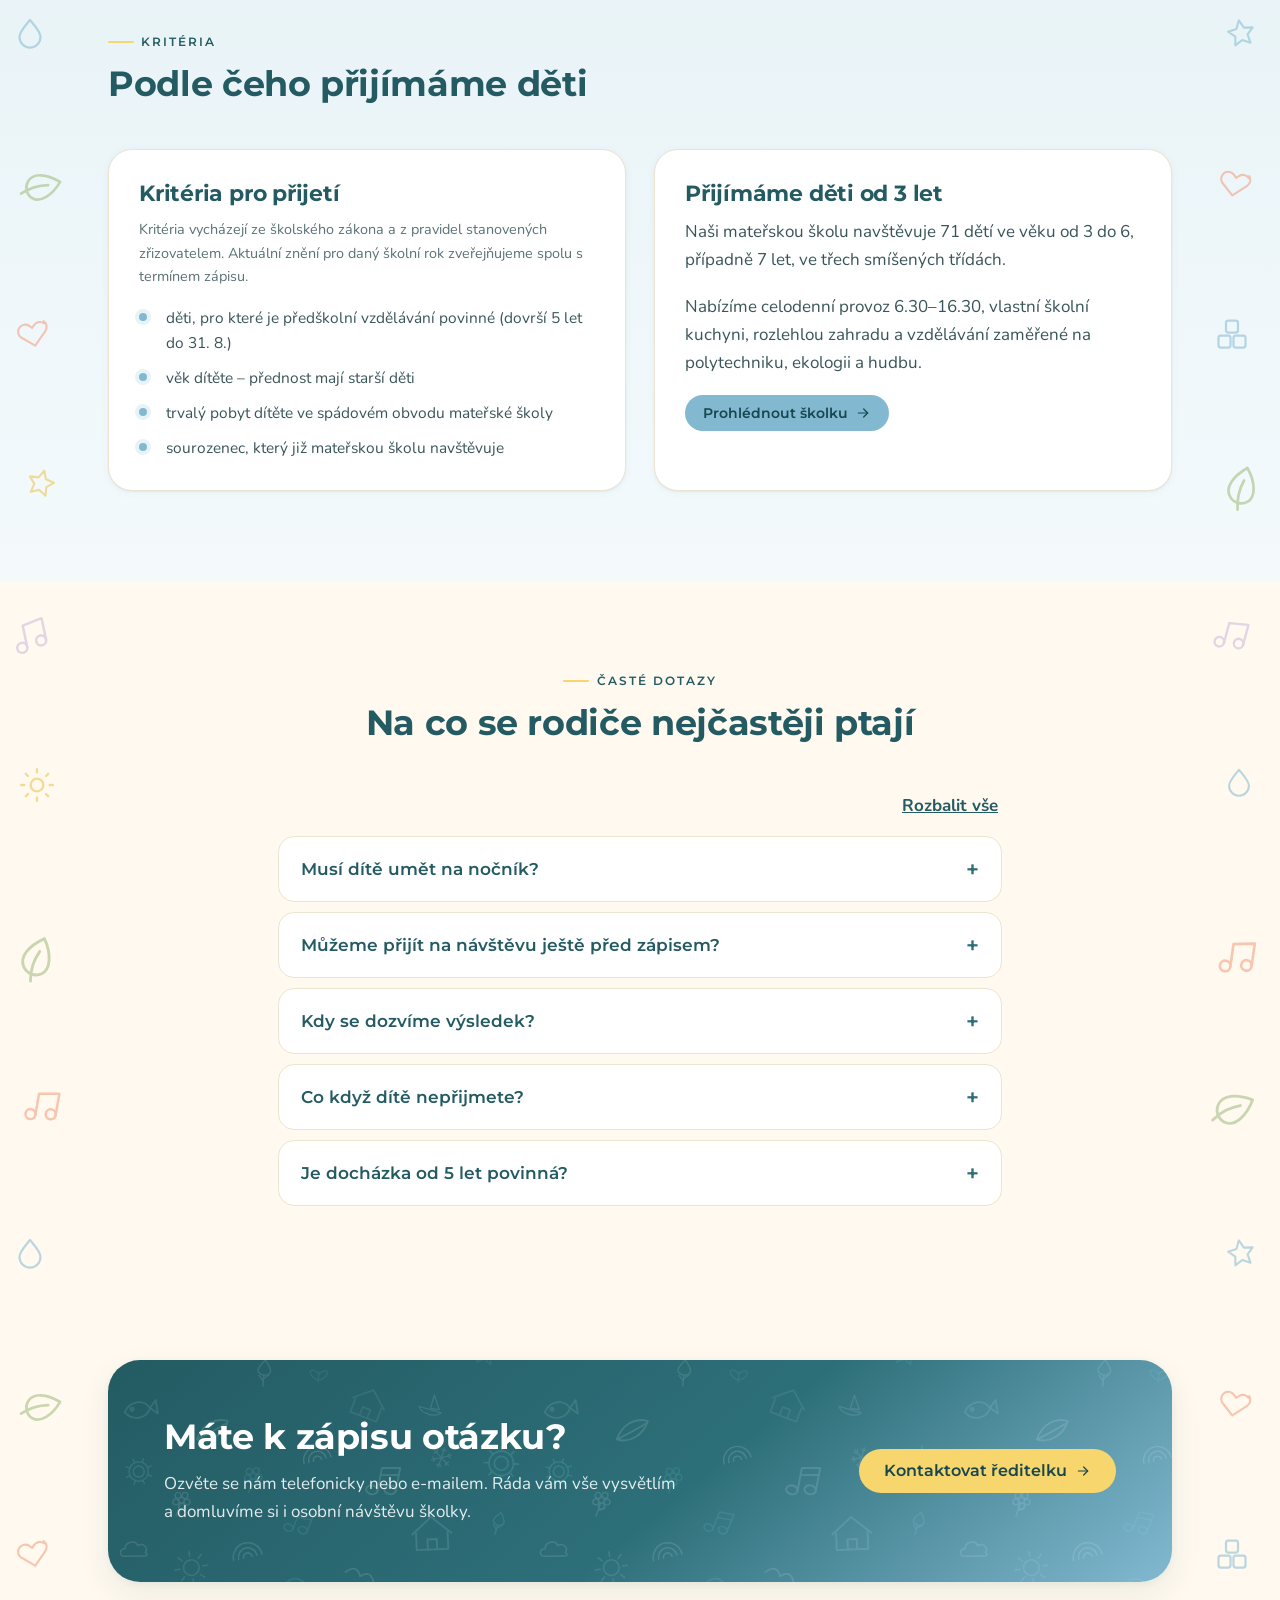
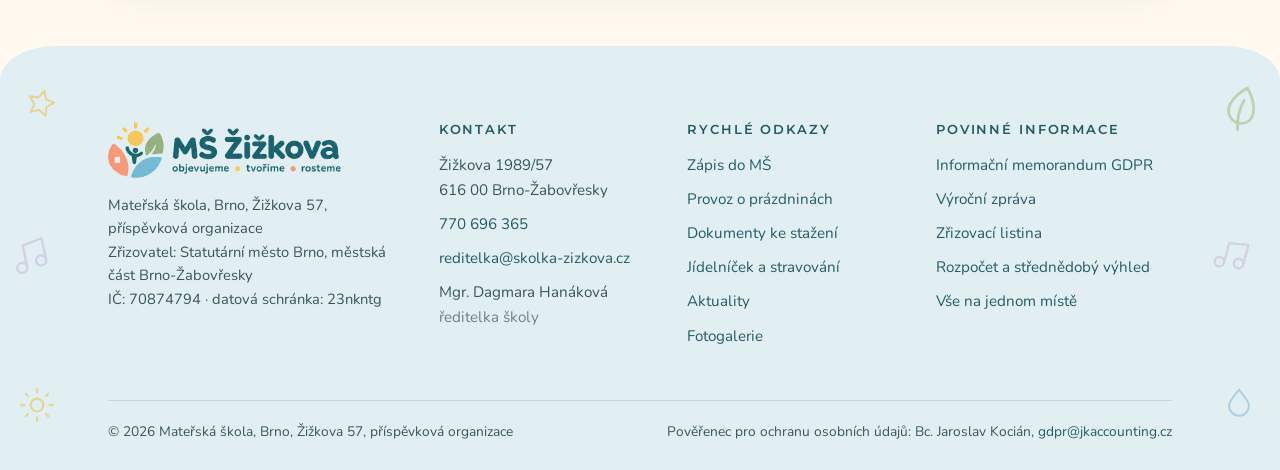
<file: zapis.html>
<!doctype html>
<html lang="cs">
<head>
<meta charset="utf-8">
<meta name="viewport" content="width=device-width, initial-scale=1">
<title>Zápis do MŠ – MŠ Žižkova, Brno</title>
<meta name="description" content="Zápis do MŠ Žižkova v Brně-Žabovřeskách: termíny, kritéria, potřebné dokumenty a postup krok za krokem.">
<meta name="robots" content="noindex,nofollow">
<meta name="theme-color" content="#245B63">
<meta property="og:type" content="website">
<meta property="og:title" content="Zápis do MŠ – MŠ Žižkova, Brno">
<meta property="og:description" content="Zápis do MŠ Žižkova v Brně-Žabovřeskách: termíny, kritéria, potřebné dokumenty a postup krok za krokem.">
<meta property="og:locale" content="cs_CZ">
<meta property="og:image" content="https://www.skolka-zizkova.cz/assets/img/foto/budova.jpg">
<meta name="twitter:card" content="summary_large_image">
<meta property="og:site_name" content="MŠ Žižkova, Brno">
<link rel="icon" href="assets/img/favicon.png" type="image/png">
<link rel="apple-touch-icon" href="assets/img/znacka.png">
<link rel="preconnect" href="https://fonts.googleapis.com">
<link rel="preconnect" href="https://fonts.gstatic.com" crossorigin>
<link rel="stylesheet" href="https://fonts.googleapis.com/css2?family=Nunito:wght@400;600;700&family=Montserrat:wght@500;600;700;800&display=swap">
<link rel="stylesheet" href="assets/css/style.css">

</head>
<body>
<a class="skip" href="#obsah">Přeskočit na obsah</a>
<header class="header"><div class="wrap header__in">
  <a class="logo" href="index.html"><img src="assets/img/logo.png" width="266" height="64" alt="MŠ Žižkova, Brno" data-ei="add9ab24ae"></a>
  <nav class="nav" aria-label="Hlavní navigace"><div class="nav__item"><a class="nav__link" href="index.html">Domů</a></div><div class="nav__item"><a class="nav__link" href="skola.html">Škola<svg class="nav__caret" viewBox="0 0 12 12" fill="none" stroke="currentColor" stroke-width="2" stroke-linecap="round" aria-hidden="true"><path d="m2 4.5 4 4 4-4"/></svg></a><div class="nav__panel"><a href="skola.html#kdo-jsme">Kdo jsme</a><a href="skola.html#nase-ms">Aplikace Naše MŠ</a><a href="skola.html#vybaveni">Vybavení školy</a><a href="skola.html#zahrada">Školní zahrada</a><a href="skola.html#tym">Náš tým</a><a href="skola.html#provoz">Provoz školy</a><a href="fotogalerie.html">Fotogalerie</a></div></div><div class="nav__item"><a class="nav__link" href="vzdelavani.html">Vzdělávání<svg class="nav__caret" viewBox="0 0 12 12" fill="none" stroke="currentColor" stroke-width="2" stroke-linecap="round" aria-hidden="true"><path d="m2 4.5 4 4 4-4"/></svg></a><div class="nav__panel"><a href="vzdelavani.html#svp">Školní vzdělávací program</a><a href="vzdelavani.html#zamereni">Zaměření školy</a><a href="vzdelavani.html#jak-ucime">Jak učíme</a><a href="vzdelavani.html#predskolaci">Předškolní příprava</a><a href="projekty.html">Projekty a spolupráce</a></div></div><div class="nav__item"><a class="nav__link" href="pro-rodice.html">Pro rodiče<svg class="nav__caret" viewBox="0 0 12 12" fill="none" stroke="currentColor" stroke-width="2" stroke-linecap="round" aria-hidden="true"><path d="m2 4.5 4 4 4-4"/></svg></a><div class="nav__panel"><a href="pro-rodice.html#novi-rodice">Informace pro nové rodiče</a><a href="pro-rodice.html#dokumenty">Dokumenty ke stažení</a><a href="pro-rodice.html#stravovani">Stravování</a><a href="zapis.html">Zápis do MŠ</a><a href="pro-rodice.html#prazdniny">Provoz o prázdninách</a><a href="pro-rodice.html#aktivity">Nadstandardní aktivity</a></div></div><div class="nav__item"><a class="nav__link" href="aktuality.html">Aktuality<svg class="nav__caret" viewBox="0 0 12 12" fill="none" stroke="currentColor" stroke-width="2" stroke-linecap="round" aria-hidden="true"><path d="m2 4.5 4 4 4-4"/></svg></a><div class="nav__panel"><a href="aktuality.html#dulezite">Důležité informace</a><a href="aktuality.html#novinky">Novinky a akce</a></div></div><div class="nav__item"><a class="nav__link" href="kontakty.html">Kontakty<svg class="nav__caret" viewBox="0 0 12 12" fill="none" stroke="currentColor" stroke-width="2" stroke-linecap="round" aria-hidden="true"><path d="m2 4.5 4 4 4-4"/></svg></a><div class="nav__panel"><a href="kontakty.html#udaje">Kontaktní údaje</a><a href="kontakty.html#doprava">Jak se k nám dostanete</a><a href="kontakty.html#povinne">Povinně zveřejňované informace</a></div></div></nav>
  <a class="header__tel" href="tel:+420770696365"><svg width="16" height="16" viewBox="0 0 24 24" fill="none" stroke="currentColor" stroke-width="1.8" stroke-linecap="round" stroke-linejoin="round" aria-hidden="true"><path d="M22 16.9v3a2 2 0 0 1-2.2 2 19.8 19.8 0 0 1-8.6-3.1 19.5 19.5 0 0 1-6-6A19.8 19.8 0 0 1 2.1 4.2 2 2 0 0 1 4.1 2h3a2 2 0 0 1 2 1.7c.1 1 .4 1.9.7 2.8a2 2 0 0 1-.4 2.1L8.1 9.9a16 16 0 0 0 6 6l1.3-1.3a2 2 0 0 1 2.1-.4c.9.3 1.8.6 2.8.7a2 2 0 0 1 1.7 2Z"/></svg> 770 696 365</a>
  <a class="btn btn--primary btn--sm header__cta" href="zapis.html"><svg width="16" height="16" viewBox="0 0 24 24" fill="none" stroke="currentColor" stroke-width="1.8" stroke-linecap="round" stroke-linejoin="round" aria-hidden="true"><path d="M16 4h2a2 2 0 0 1 2 2v14a2 2 0 0 1-2 2H6a2 2 0 0 1-2-2V6a2 2 0 0 1 2-2h2"/><rect x="8" y="2" width="8" height="4" rx="1"/><path d="m9 14 2 2 4-4"/></svg> Zápis do MŠ</a>
  <button class="burger" type="button" aria-label="Otevřít menu" aria-expanded="false" data-menu-open><span></span></button>
</div></header>

<div class="mobile" id="mobilni-menu" hidden>
  <div class="wrap" style="padding:0">
    <div class="mobile__top">
      <a class="logo" href="index.html"><img src="assets/img/logo.png" width="266" height="64" alt="MŠ Žižkova, Brno" data-ei="add9ab24ae"></a>
      <button class="mobile__close" type="button" aria-label="Zavřít menu" data-menu-close>&times;</button>
    </div>
    <div class="mobile__group"><a href="index.html">Domů</a></div><div class="mobile__group"><a href="skola.html">Škola</a><div class="mobile__sub"><a href="skola.html#kdo-jsme">Kdo jsme</a><a href="skola.html#nase-ms">Aplikace Naše MŠ</a><a href="skola.html#vybaveni">Vybavení školy</a><a href="skola.html#zahrada">Školní zahrada</a><a href="skola.html#tym">Náš tým</a><a href="skola.html#provoz">Provoz školy</a><a href="fotogalerie.html">Fotogalerie</a></div></div><div class="mobile__group"><a href="vzdelavani.html">Vzdělávání</a><div class="mobile__sub"><a href="vzdelavani.html#svp">Školní vzdělávací program</a><a href="vzdelavani.html#zamereni">Zaměření školy</a><a href="vzdelavani.html#jak-ucime">Jak učíme</a><a href="vzdelavani.html#predskolaci">Předškolní příprava</a><a href="projekty.html">Projekty a spolupráce</a></div></div><div class="mobile__group"><a href="pro-rodice.html">Pro rodiče</a><div class="mobile__sub"><a href="pro-rodice.html#novi-rodice">Informace pro nové rodiče</a><a href="pro-rodice.html#dokumenty">Dokumenty ke stažení</a><a href="pro-rodice.html#stravovani">Stravování</a><a href="zapis.html">Zápis do MŠ</a><a href="pro-rodice.html#prazdniny">Provoz o prázdninách</a><a href="pro-rodice.html#aktivity">Nadstandardní aktivity</a></div></div><div class="mobile__group"><a href="aktuality.html">Aktuality</a><div class="mobile__sub"><a href="aktuality.html#dulezite">Důležité informace</a><a href="aktuality.html#novinky">Novinky a akce</a></div></div><div class="mobile__group"><a href="kontakty.html">Kontakty</a><div class="mobile__sub"><a href="kontakty.html#udaje">Kontaktní údaje</a><a href="kontakty.html#doprava">Jak se k nám dostanete</a><a href="kontakty.html#povinne">Povinně zveřejňované informace</a></div></div>
    <div class="mobile__cta">
      <a class="btn btn--primary" href="zapis.html"><svg width="16" height="16" viewBox="0 0 24 24" fill="none" stroke="currentColor" stroke-width="1.8" stroke-linecap="round" stroke-linejoin="round" aria-hidden="true"><path d="M16 4h2a2 2 0 0 1 2 2v14a2 2 0 0 1-2 2H6a2 2 0 0 1-2-2V6a2 2 0 0 1 2-2h2"/><rect x="8" y="2" width="8" height="4" rx="1"/><path d="m9 14 2 2 4-4"/></svg> Zápis do MŠ</a>
      <a class="btn btn--ghost" href="tel:+420770696365"><svg width="16" height="16" viewBox="0 0 24 24" fill="none" stroke="currentColor" stroke-width="1.8" stroke-linecap="round" stroke-linejoin="round" aria-hidden="true"><path d="M22 16.9v3a2 2 0 0 1-2.2 2 19.8 19.8 0 0 1-8.6-3.1 19.5 19.5 0 0 1-6-6A19.8 19.8 0 0 1 2.1 4.2 2 2 0 0 1 4.1 2h3a2 2 0 0 1 2 1.7c.1 1 .4 1.9.7 2.8a2 2 0 0 1-.4 2.1L8.1 9.9a16 16 0 0 0 6 6l1.3-1.3a2 2 0 0 1 2.1-.4c.9.3 1.8.6 2.8.7a2 2 0 0 1 1.7 2Z"/></svg> 770 696 365</a>
      <a class="btn btn--ghost" href="mailto:reditelka@skolka-zizkova.cz"><svg width="16" height="16" viewBox="0 0 24 24" fill="none" stroke="currentColor" stroke-width="1.8" stroke-linecap="round" stroke-linejoin="round" aria-hidden="true"><path d="M21 15a2 2 0 0 1-2 2H7l-4 4V5a2 2 0 0 1 2-2h14a2 2 0 0 1 2 2z"/></svg> Napište nám</a>
    </div>
  </div>
</div>
<main id="obsah">
<section class="pagehead"><div class="wrap pagehead__in">
  <nav class="crumbs" aria-label="Drobečková navigace"><a href="index.html">Domů</a> <span aria-hidden="true">/</span> <span data-ek="0eb2024ef6">Zápis do MŠ</span></nav>
  <h1 data-ek="7cd9f1b762">Zápis do mateřské školy</h1>
  <p class="lead" data-ek="48f0e18249">Zápis do naší mateřské školy probíhá každoročně na jaře, elektronicky přes portál zápisů města Brna. Níže najdete postup krok za krokem, kritéria i potřebné dokumenty.</p>
</div></section>

<section class="section section--tight">
  <div class="wrap">
    <div class="alert">
      <span class="alert__ico"><svg width="20" height="20" viewBox="0 0 24 24" fill="none" stroke="currentColor" stroke-width="1.8" stroke-linecap="round" stroke-linejoin="round" aria-hidden="true"><rect x="3" y="5" width="18" height="16" rx="2"/><path d="M8 3v4M16 3v4M3 11h18"/></svg></span>
      <div><h3 data-ek="61ba2917eb">Termín zápisu na školní rok 2027/2028</h3>
      <p data-ek="7f91f78d77">Přesné termíny stanovuje zřizovatel – zveřejníme je zde a v aplikaci Naše MŠ nejpozději v průběhu
        března. Zápisy do brněnských mateřských škol probíhají tradičně v první polovině května.</p></div>
    </div>
  </div>
</section>

<section class="section section--pattern" style="padding-top:0">
  <div class="wrap">
    <div class="section-head"><p class="eyebrow" data-ek="4c6302938a">Postup</p><h2 data-ek="0d7ba87ebc">Zápis krok za krokem</h2></div>
    <div class="grid grid-2" style="align-items:start;gap:clamp(28px,4vw,52px)">
      <div style="display:grid;gap:22px"><div class="value"><div class="value__num">1</div>
      <div><h4 data-ek="abda6a92a7">Ověřte si spádovost</h4><p data-ek="3e6f0236ed">Podle místa trvalého pobytu dítěte zjistíte, do jakého spádového obvodu patříte. Přihlásit se můžete i do nespádové školky – spádovost je ale jedním z kritérií přijetí.</p></div></div><div class="value"><div class="value__num">2</div>
      <div><h4 data-ek="cd7498a531">Vygenerujte si přihlášku</h4><p data-ek="bd234faea7">Elektronickou přihlášku vyplníte na portálu zápisů do mateřských škol města Brna. Systém vám vygeneruje přihlášku s unikátním číslem.</p></div></div><div class="value"><div class="value__num">3</div>
      <div><h4 data-ek="ecf8566f59">Nechte potvrdit očkování</h4><p data-ek="89aefd5a1b">Přihlášku si nechte potvrdit dětským lékařem. Potvrzení nepotřebují děti, pro které je předškolní vzdělávání povinné (děti, které do 31. 8. dovrší 5 let).</p></div></div><div class="value"><div class="value__num">4</div>
      <div><h4 data-ek="6d329c2fed">Podejte přihlášku</h4><p data-ek="a5aaf65194">Vyplněnou a potvrzenou přihlášku doručíte do mateřské školy ve stanoveném termínu – osobně, poštou, datovou schránkou nebo e-mailem s uznávaným elektronickým podpisem.</p></div></div><div class="value"><div class="value__num">5</div>
      <div><h4 data-ek="d3b08abdb3">Sledujte výsledky</h4><p data-ek="be8df92d5a">Rozhodnutí o přijetí zveřejníme pod registračním číslem na webu a na vývěsce školy. Zákonní zástupci nepřijatých dětí obdrží rozhodnutí písemně.</p></div></div></div>
      <div class="card">
        <div class="card__icon"><svg width="22" height="22" viewBox="0 0 24 24" fill="none" stroke="currentColor" stroke-width="1.8" stroke-linecap="round" stroke-linejoin="round" aria-hidden="true"><path d="M14 2H6a2 2 0 0 0-2 2v16a2 2 0 0 0 2 2h12a2 2 0 0 0 2-2V8z"/><path d="M14 2v6h6"/></svg></div>
        <h3 data-ek="18f9440b88">Co budete potřebovat</h3>
        <ul class="ticks"><li data-ek="3bac33fd72">vyplněnou přihlášku z portálu zápisů</li><li data-ek="debd8eecd3">rodný list dítěte</li><li data-ek="bb0725f6ac">průkaz totožnosti zákonného zástupce</li><li data-ek="3ed34162b4">doklad o trvalém pobytu dítěte (pokud se liší od pobytu zákonného zástupce)</li><li data-ek="b92dc9ef30">potvrzení dětského lékaře o očkování</li></ul>
        <hr style="border:0;border-top:1px solid var(--line);margin:24px 0">
        <h3 data-ek="896785d5f4">Dokumenty ke stažení</h3>
        <div class="docs"><a class="doc" href="assets/dokumenty/skolni-rad-2026-2027.pdf">
        <span class="doc__ico"><svg width="18" height="18" viewBox="0 0 24 24" fill="none" stroke="currentColor" stroke-width="1.8" stroke-linecap="round" stroke-linejoin="round" aria-hidden="true"><path d="M14 2H6a2 2 0 0 0-2 2v16a2 2 0 0 0 2 2h12a2 2 0 0 0 2-2V8z"/><path d="M14 2v6h6"/></svg></span>
        <span data-ek="ed0eb4ad19"><b>Školní řád</b><small>č. j. 94/26 · účinný od 1. 9. 2026 · PDF</small></span></a><a class="doc" href="assets/dokumenty/uplata-skolne-2026-2027.pdf">
        <span class="doc__ico"><svg width="18" height="18" viewBox="0 0 24 24" fill="none" stroke="currentColor" stroke-width="1.8" stroke-linecap="round" stroke-linejoin="round" aria-hidden="true"><path d="M14 2H6a2 2 0 0 0-2 2v16a2 2 0 0 0 2 2h12a2 2 0 0 0 2-2V8z"/><path d="M14 2v6h6"/></svg></span>
        <span data-ek="33889fb374"><b>Úplata za předškolní vzdělávání</b><small>školné 2026/2027 · PDF</small></span></a><a class="doc" href="assets/dokumenty/skolske-obvody-ms-brno.pdf">
        <span class="doc__ico"><svg width="18" height="18" viewBox="0 0 24 24" fill="none" stroke="currentColor" stroke-width="1.8" stroke-linecap="round" stroke-linejoin="round" aria-hidden="true"><path d="M14 2H6a2 2 0 0 0-2 2v16a2 2 0 0 0 2 2h12a2 2 0 0 0 2-2V8z"/><path d="M14 2v6h6"/></svg></span>
        <span data-ek="1469996df0"><b>Školské obvody mateřských škol</b><small>obecně závazná vyhláška města Brna · PDF</small></span></a></div>
      </div>
    </div>
  </div>
</section>

<section class="section section--blue">
  <div class="wrap">
    <div class="section-head"><p class="eyebrow" data-ek="4c0ebc860f">Kritéria</p><h2 data-ek="2396e664d7">Podle čeho přijímáme děti</h2></div>
    <div class="grid grid-2">
      <div class="card">
        <h3 data-ek="f883cc6563">Kritéria pro přijetí</h3>
        <p class="small muted" data-ek="ee06a2d60d">Kritéria vycházejí ze školského zákona a z pravidel stanovených zřizovatelem.
          Aktuální znění pro daný školní rok zveřejňujeme spolu s termínem zápisu.</p>
        <ul class="ticks ticks--blue"><li data-ek="213103d96b">děti, pro které je předškolní vzdělávání povinné (dovrší 5 let do 31. 8.)</li><li data-ek="b33ae92327">věk dítěte – přednost mají starší děti</li><li data-ek="7ab56f2f8e">trvalý pobyt dítěte ve spádovém obvodu mateřské školy</li><li data-ek="6e2ff73778">sourozenec, který již mateřskou školu navštěvuje</li></ul>
      </div>
      <div class="card card--green">
        <h3 data-ek="0671217b9d">Přijímáme děti od 3 let</h3>
        <p data-ek="7c661dd84b">Naši mateřskou školu navštěvuje 71 dětí ve věku od 3 do 6, případně 7 let,
          ve třech smíšených třídách.</p>
        <p data-ek="29a131d58b">Nabízíme celodenní provoz 6.30–16.30, vlastní školní kuchyni, rozlehlou zahradu a vzdělávání
          zaměřené na polytechniku, ekologii a hudbu.</p>
        <p style="margin-top:18px"><a class="btn btn--ghost btn--sm" href="skola.html">Prohlédnout školku <svg class="btn__arrow" width="16" height="16" viewBox="0 0 24 24" fill="none" stroke="currentColor" stroke-width="1.8" stroke-linecap="round" stroke-linejoin="round" aria-hidden="true"><path d="M5 12h14"/><path d="m13 6 6 6-6 6"/></svg></a></p>
      </div>
    </div>
  </div>
</section>

<section class="section">
  <div class="wrap wrap--narrow">
    <div class="section-head section-head--center"><p class="eyebrow" data-ek="7816f70dd5">Časté dotazy</p><h2 data-ek="da6cd11554">Na co se rodiče nejčastěji ptají</h2></div>
    <details class="acc"><summary>Musí dítě umět na nočník?</summary><div class="acc__body" data-ek="aa730aa22b">
      Ano, děti by měly být při nástupu do mateřské školy bez plen a zvládat základní hygienické návyky.
      Drobné nehody se ale stávají a nikdo z nich nedělá vědu – proto vždy prosíme o náhradní oblečení.
    </div></details>
    <details class="acc"><summary>Můžeme přijít na návštěvu ještě před zápisem?</summary><div class="acc__body" data-ek="b2ca996b9d">
      Ano. Termín návštěvy si domluvte telefonicky na <a href="tel:+420770696365">770 696 365</a>
      nebo e-mailem na <a href="mailto:reditelka@skolka-zizkova.cz">reditelka@skolka-zizkova.cz</a>.
    </div></details>
    <details class="acc"><summary>Kdy se dozvíme výsledek?</summary><div class="acc__body" data-ek="bdc9bb4da6">
      Seznam přijatých dětí zveřejňujeme pod registračními čísly na webu školy a na vývěsce, obvykle
      do 30 dnů od podání přihlášky. Rozhodnutí o nepřijetí zasíláme písemně.
    </div></details>
    <details class="acc"><summary>Co když dítě nepřijmete?</summary><div class="acc__body" data-ek="355b095285">
      Přihlášku podáváte v elektronickém systému města Brna, který pracuje i s dalšími mateřskými školami,
      které jste uvedli. Pokud nevyjde ani jedna, ozvěte se nám – poradíme, jak dál.
    </div></details>
    <details class="acc"><summary>Je docházka od 5 let povinná?</summary><div class="acc__body" data-ek="6a14dc65f1">
      Ano. Pro děti, které do 31. 8. dovrší pěti let, je předškolní vzdělávání povinné v rozsahu
      4 souvislých hodin denně v pracovních dnech.
    </div></details>
  </div>
</section>

<section class="section section--tight"><div class="wrap"><div class="cta">
  <div><h2 data-ek="321ae6b21e">Máte k zápisu otázku?</h2><p data-ek="124db4850f">Ozvěte se nám telefonicky nebo e-mailem. Ráda vám vše vysvětlím a domluvíme si i osobní návštěvu školky.</p></div>
  <div><a class="btn" href="kontakty.html">Kontaktovat ředitelku <svg class="btn__arrow" width="16" height="16" viewBox="0 0 24 24" fill="none" stroke="currentColor" stroke-width="1.8" stroke-linecap="round" stroke-linejoin="round" aria-hidden="true"><path d="M5 12h14"/><path d="m13 6 6 6-6 6"/></svg></a></div>
</div></div></section>

</main>
<div class="mobbar"><a href="tel:+420770696365"><svg width="18" height="18" viewBox="0 0 24 24" fill="none" stroke="currentColor" stroke-width="1.8" stroke-linecap="round" stroke-linejoin="round" aria-hidden="true"><path d="M22 16.9v3a2 2 0 0 1-2.2 2 19.8 19.8 0 0 1-8.6-3.1 19.5 19.5 0 0 1-6-6A19.8 19.8 0 0 1 2.1 4.2 2 2 0 0 1 4.1 2h3a2 2 0 0 1 2 1.7c.1 1 .4 1.9.7 2.8a2 2 0 0 1-.4 2.1L8.1 9.9a16 16 0 0 0 6 6l1.3-1.3a2 2 0 0 1 2.1-.4c.9.3 1.8.6 2.8.7a2 2 0 0 1 1.7 2Z"/></svg> Zavolat</a><a href="zapis.html"><svg width="18" height="18" viewBox="0 0 24 24" fill="none" stroke="currentColor" stroke-width="1.8" stroke-linecap="round" stroke-linejoin="round" aria-hidden="true"><path d="M16 4h2a2 2 0 0 1 2 2v14a2 2 0 0 1-2 2H6a2 2 0 0 1-2-2V6a2 2 0 0 1 2-2h2"/><rect x="8" y="2" width="8" height="4" rx="1"/><path d="m9 14 2 2 4-4"/></svg> Zápis do MŠ</a></div>
<footer class="footer"><div class="wrap">
  <div class="footer__grid">
    <div>
      <div class="footer__logo"><img src="assets/img/logo.png" width="266" height="64" alt="MŠ Žižkova, Brno" data-ei="add9ab24ae"></div>
      <p class="footer__note" data-ek="675cee1894">Mateřská škola, Brno, Žižkova 57, příspěvková organizace<br>
      Zřizovatel: Statutární město Brno, městská část Brno-Žabovřesky<br>
      IČ: 70874794 &middot; datová schránka: 23nkntg</p>
    </div>
    <div>
      <h4 data-ek="a92b9bcb16">Kontakt</h4>
      <ul class="footer__list">
        <li data-ek="047165a147">Žižkova 1989/57<br>616 00 Brno-Žabovřesky</li>
        <li><a href="tel:+420770696365">770 696 365</a></li>
        <li data-ek="a046a8371a"><a href="mailto:reditelka@skolka-zizkova.cz">reditelka@skolka-zizkova.cz</a></li>
        <li>Mgr. Dagmara Hanáková<br><span style="opacity:.7" data-ek="1de48d62ea">ředitelka školy</span></li>
      </ul>
    </div>
    <div>
      <h4 data-ek="b934b77f71">Rychlé odkazy</h4>
      <ul class="footer__list">
        <li data-ek="65194a90e4"><a href="zapis.html">Zápis do MŠ</a></li>
        <li data-ek="ff194103af"><a href="pro-rodice.html#prazdniny">Provoz o prázdninách</a></li>
        <li data-ek="87f4844120"><a href="pro-rodice.html#dokumenty">Dokumenty ke stažení</a></li>
        <li data-ek="7538ec2c51"><a href="pro-rodice.html#stravovani">Jídelníček a stravování</a></li>
        <li data-ek="4262a1149c"><a href="aktuality.html">Aktuality</a></li>
        <li data-ek="b02e41f07a"><a href="fotogalerie.html">Fotogalerie</a></li>
      </ul>
    </div>
    <div>
      <h4 data-ek="b7e658a9e9">Povinné informace</h4>
      <ul class="footer__list">
        <li data-ek="b642ade033"><a href="assets/dokumenty/gdpr-informacni-memorandum.pdf">Informační memorandum GDPR</a></li>
        <li data-ek="41800d8e8a"><a href="assets/dokumenty/vyrocni-zprava-2025.doc">Výroční zpráva</a></li>
        <li data-ek="54782513d6"><a href="assets/dokumenty/zrizovaci-listina.pdf">Zřizovací listina</a></li>
        <li data-ek="c9d851352d"><a href="assets/dokumenty/rozpocet-2026.docx">Rozpočet a střednědobý výhled</a></li>
        <li data-ek="7723c06fe9"><a href="kontakty.html#povinne">Vše na jednom místě</a></li>
      </ul>
    </div>
  </div>
  <div class="footer__bottom">
    <span>&copy; <span data-rok>2026</span> Mateřská škola, Brno, Žižkova 57, příspěvková organizace</span>
    <span data-ek="a63040f103">Pověřenec pro ochranu osobních údajů: Bc. Jaroslav Kocián, <a href="mailto:gdpr@jkaccounting.cz">gdpr@jkaccounting.cz</a></span>
  </div>
</div></footer>
<script src="assets/js/main.js" defer></script>
</body>
</html>
</file>
<file: assets/css/style.css>
/* =========================================================
   MŠ Žižkova, Brno — design system
   Paleta nové identity: petrolejová #245B63, žlutá #F6D66D, meruňková #F29A7A,
   modrá #82B9D1, zelená #9DBA7A, levandulová #C9B9D9, krémová #FFF9EF
   Písma: Montserrat (nadpisy), Nunito (texty)
   ========================================================= */

:root{
  /* --- barvy --- */
  --blue-900:#17464E;
  --blue-700:#245B63;
  --blue-600:#2D6F79;
  --blue-400:#82B9D1;
  --blue-200:#CFE5EE;
  --blue-100:#E8F3F7;

  --teal-600:#82B9D1;
  --teal-200:#D3E8F1;

  --euca-700:#587A3D;
  --euca-600:#9DBA7A;
  --euca-400:#C5D8AE;
  --mint-200:#E1EBD3;
  --mint-100:#EEF4E4;

  --sand-100:#FFF3D6;
  --paper:#FFF9EF;
  --white:#FFFFFF;

  --ink:#245B63;
  --body:#3A5559;
  --muted:#5B7276;
  --line:#EDE4D0;

  /* --- typografie --- */
  --font-display:"Montserrat","Segoe UI",system-ui,sans-serif;
  --font-body:"Nunito","Segoe UI",system-ui,sans-serif;

  /* --- tvary --- */
  --r-sm:10px; --r-md:16px; --r-lg:24px; --r-xl:32px;
  --shadow-sm:0 1px 2px rgba(36,91,99,.06), 0 2px 8px rgba(36,91,99,.05);
  --shadow-md:0 2px 6px rgba(36,91,99,.06), 0 12px 32px rgba(36,91,99,.08);
  --shadow-lg:0 8px 20px rgba(36,91,99,.08), 0 28px 60px rgba(36,91,99,.10);

  --sun:#F6D66D;
  --coral:#F29A7A;
  --lav:#C9B9D9;

  --wrap:1160px;
  --gut:clamp(20px,5vw,48px);

  /* Jemný podkres (mozaika dětských výkresů).
     Až dorazí skeny výkresů, stačí přepsat cestu níže na vlastní dlaždici,
     např. url("../img/podkres-vykresy.png"). Rozměr dlaždice řídí --pattern-size. */
  --pattern:url("../img/podkres.svg");
  --pattern-size:520px;
  --pattern-opacity:.22;
  /* Varianta 2 – mozaika skutečných dětských výkresů.
     Přepnout = odkomentovat tyto tři řádky (přebijí ty nad nimi):
     --pattern:url("../img/podkres-vykresy.jpg");
     --pattern-size:640px;
     --pattern-opacity:.22;                                        */
}

/* ---------- reset ---------- */
*,*::before,*::after{box-sizing:border-box}
html{-webkit-text-size-adjust:100%;scroll-behavior:smooth;scroll-padding-top:104px}
body{
  margin:0;
  font-family:var(--font-body);
  font-size:17px;
  line-height:1.65;
  color:var(--body);
  background:var(--paper);
  -webkit-font-smoothing:antialiased;
}
img{max-width:100%;display:block}
a{color:var(--blue-700);text-decoration:none}
a:hover{text-decoration:underline}
button{font:inherit}
:focus-visible{outline:3px solid var(--blue-400);outline-offset:3px;border-radius:6px}

h1,h2,h3,h4{font-family:var(--font-display);color:var(--ink);line-height:1.18;margin:0 0 .5em;font-weight:600;letter-spacing:-.015em}
h1{font-size:clamp(2rem,1.3rem + 2.9vw,3.2rem);letter-spacing:-.028em}
h2{font-size:clamp(1.55rem,1.15rem + 1.6vw,2.35rem);letter-spacing:-.022em}
h3{font-size:clamp(1.15rem,1.02rem + .5vw,1.4rem)}
h4{font-size:1.02rem;font-weight:600}
p{margin:0 0 1.1em}
p:last-child{margin-bottom:0}

/* ---------- layout ---------- */
.wrap{max-width:var(--wrap);margin-inline:auto;padding-inline:var(--gut)}
.wrap--narrow{max-width:820px}
.section{padding:clamp(56px,7vw,104px) 0;position:relative}
.section--tight{padding:clamp(40px,5vw,72px) 0}
.section--paper{background:var(--white)}
.section--mint{background:linear-gradient(180deg,var(--mint-100),#F6FBF8)}
.section--blue{background:linear-gradient(180deg,var(--blue-100),#F4F8FC)}
.section--sand{background:var(--sand-100)}

/* jemný podkres pod obsahem */
.section--pattern::before{
  content:"";position:absolute;inset:0;
  background-image:var(--pattern);
  background-size:var(--pattern-size) auto;
  background-repeat:repeat;
  opacity:var(--pattern-opacity);
  pointer-events:none;
  -webkit-mask-image:linear-gradient(180deg,transparent,#000 22%,#000 78%,transparent);
          mask-image:linear-gradient(180deg,transparent,#000 22%,#000 78%,transparent);
}
.section--pattern>*{position:relative;z-index:1}

.grid{display:grid;gap:clamp(18px,2.2vw,28px)}
.grid-2{grid-template-columns:repeat(auto-fit,minmax(min(100%, 300px), 1fr))}
.grid-3{grid-template-columns:repeat(auto-fit,minmax(min(100%, 270px), 1fr))}
.grid-4{grid-template-columns:repeat(auto-fit,minmax(min(100%, 215px), 1fr))}

.eyebrow{
  font-family:var(--font-display);font-size:.775rem;font-weight:600;
  letter-spacing:.16em;text-transform:uppercase;color:var(--euca-700);
  margin:0 0 .85em;display:flex;align-items:center;gap:.6em
}
.eyebrow::before{content:"";width:26px;height:2px;background:var(--euca-400);border-radius:2px;flex:none}
.eyebrow--center{justify-content:center}
.lead{font-size:clamp(1.06rem,1rem + .35vw,1.24rem);color:var(--body);line-height:1.62}
.section-head{max-width:680px;margin-bottom:clamp(28px,3.5vw,48px)}
.section-head--center{margin-inline:auto;text-align:center}
.section-head--center .eyebrow{justify-content:center}

/* ---------- tlačítka ---------- */
.btn{
  display:inline-flex;align-items:center;gap:.55em;
  font-family:var(--font-display);font-weight:600;font-size:.985rem;
  padding:.82em 1.5em;border-radius:999px;border:1.5px solid transparent;
  cursor:pointer;transition:.18s ease;text-decoration:none;line-height:1
}
.btn:hover{text-decoration:none;transform:translateY(-1px)}
.btn--primary{background:var(--blue-600);color:#fff;box-shadow:0 4px 14px rgba(246,214,109,.28)}
.btn--primary:hover{background:var(--blue-700);box-shadow:0 6px 20px rgba(246,214,109,.34)}
.btn--green{background:var(--euca-600);color:#fff;box-shadow:0 4px 14px rgba(110,156,135,.28)}
.btn--green:hover{background:var(--euca-700)}
.btn--ghost{border-color:var(--blue-200);color:var(--blue-700);background:#fff}
.btn--ghost:hover{border-color:var(--blue-400);background:var(--blue-100)}
.btn--sm{padding:.62em 1.15em;font-size:.9rem}
.btn__arrow{transition:transform .18s ease}
.btn:hover .btn__arrow{transform:translateX(3px)}

/* ---------- hlavička ---------- */
.header{
  position:sticky;top:0;z-index:60;background:rgba(255,249,239,.92);
  backdrop-filter:saturate(1.4) blur(10px);border-bottom:1px solid var(--line)
}
.header__in{display:flex;align-items:center;gap:24px;min-height:76px}
.logo{display:flex;align-items:center;flex:none}
.logo img{height:38px;width:auto}
.logo:hover{text-decoration:none}

.nav{margin-left:auto;display:flex;align-items:center;gap:2px}
.nav__item{position:relative}
.nav__link{
  display:inline-flex;align-items:center;gap:.35em;
  font-family:var(--font-display);font-weight:500;font-size:1rem;color:var(--ink);white-space:nowrap;
  padding:.62em .85em;border-radius:999px;text-decoration:none;transition:.15s
}
.nav__link:hover{background:var(--blue-100);text-decoration:none}
.nav__link[aria-current="page"]{color:var(--blue-700);background:var(--blue-100);font-weight:600}
.nav__caret{width:9px;height:9px;opacity:.5;transition:transform .2s}
.nav__item:hover .nav__caret,.nav__item:focus-within .nav__caret{transform:rotate(180deg)}

.nav__panel{
  position:absolute;top:calc(100% + 10px);left:50%;transform:translate(-50%,6px);
  min-width:264px;background:#fff;border:1px solid var(--line);border-radius:var(--r-md);
  box-shadow:var(--shadow-md);padding:8px;opacity:0;visibility:hidden;transition:.18s ease
}
.nav__item:hover .nav__panel,.nav__item:focus-within .nav__panel{opacity:1;visibility:visible;transform:translate(-50%,0)}
.nav__panel a{
  display:block;padding:.55em .8em;border-radius:var(--r-sm);
  color:var(--body);font-size:.95rem;text-decoration:none
}
.nav__panel a:hover{background:var(--mint-100);color:var(--ink);text-decoration:none}

.header__cta{flex:none;margin-left:6px}
.burger{
  display:none;margin-left:auto;background:#fff;border:1.5px solid var(--line);
  border-radius:12px;width:46px;height:46px;align-items:center;justify-content:center;cursor:pointer
}
.burger span{display:block;width:20px;height:2px;background:var(--ink);border-radius:2px;position:relative}
.burger span::before,.burger span::after{content:"";position:absolute;left:0;width:20px;height:2px;background:var(--ink);border-radius:2px}
.burger span::before{top:-6px}.burger span::after{top:6px}

/* mobilní menu */
.mobile{
  display:none;position:fixed;inset:0;z-index:70;background:var(--paper);
  overflow-y:auto;padding:20px var(--gut) 48px
}
.mobile.is-open{display:block}
.mobile__top{display:flex;align-items:center;justify-content:space-between;min-height:56px;margin-bottom:12px}
.mobile__close{background:#fff;border:1.5px solid var(--line);border-radius:12px;width:46px;height:46px;font-size:22px;color:var(--ink);cursor:pointer;line-height:1}
.mobile__group{border-bottom:1px solid var(--line);padding:8px 0}
.mobile__group>a{
  display:block;font-family:var(--font-display);font-weight:600;font-size:1.18rem;
  color:var(--ink);padding:.5em 0;text-decoration:none
}
.mobile__sub{display:flex;flex-direction:column;gap:2px;padding:0 0 .7em .2em}
.mobile__sub a{color:var(--muted);font-size:.98rem;padding:.28em 0;text-decoration:none}
.mobile__cta{margin-top:24px;display:flex;flex-direction:column;gap:12px}
.mobile__cta .btn{justify-content:center}

/* ---------- hero ---------- */
.hero{position:relative;overflow:hidden;background:linear-gradient(165deg,#F2F7FB 0%,#EDF5F1 58%,#FBFAF6 100%)}
.hero::before{
  content:"";position:absolute;inset:0;background-image:var(--pattern);
  background-size:var(--pattern-size) auto;opacity:.26;pointer-events:none;
  -webkit-mask-image:radial-gradient(58% 56% at 29% 50%,transparent 0%,transparent 42%,#000 92%);
          mask-image:radial-gradient(58% 56% at 29% 50%,transparent 0%,transparent 42%,#000 92%)
}
.hero__in{position:relative;z-index:1;display:grid;gap:clamp(32px,4.5vw,64px);align-items:center;
  grid-template-columns:minmax(0,1.12fr) minmax(0,.88fr);padding-block:clamp(48px,6vw,88px) clamp(56px,6vw,92px)}
.hero__copy{position:relative}
.hero__copy::before{
  content:"";position:absolute;z-index:-1;inset:-90px -150px -80px -120px;
  background:radial-gradient(58% 52% at 42% 50%,
    rgba(253,254,253,.92) 0%, rgba(253,254,253,.78) 45%,
    rgba(253,254,253,.42) 70%, rgba(253,254,253,0) 100%);
  pointer-events:none
}
.hero__motto{
  display:inline-flex;align-items:center;gap:.6em;background:#fff;
  border:1px solid var(--mint-200);box-shadow:0 2px 10px rgba(36,91,99,.07);color:var(--euca-700);
  font-family:var(--font-display);font-weight:600;font-size:.87rem;letter-spacing:.04em;
  padding:.5em 1em;border-radius:999px;margin-bottom:1.1em
}
.hero h1{margin-bottom:.42em}
.hero h1 em{font-style:normal;color:var(--euca-600)}
.hero__text{font-size:clamp(1.1rem,1rem + .5vw,1.3rem);max-width:32em;color:#26374A;font-weight:500;line-height:1.58}
.hero__actions{display:flex;flex-wrap:wrap;gap:12px;margin-top:2em}
.hero__link{
  display:inline-flex;align-items:center;gap:.7em;margin-top:1.5em;
  font-family:var(--font-display);font-weight:600;font-size:1rem;
  color:var(--euca-700);text-decoration:none;transition:.18s
}
.hero__link:hover{color:var(--euca-600);text-decoration:none}
.hero__link:hover .hero__link-ico{background:var(--mint-100);border-color:var(--euca-400)}
.hero__link:hover .btn__arrow{transform:translateX(3px)}
.hero__link-ico{
  width:38px;height:38px;border-radius:12px;display:grid;place-items:center;flex:none;
  background:#fff;border:1px solid var(--mint-200);color:var(--euca-700);
  box-shadow:0 2px 8px rgba(36,91,99,.07);transition:.18s
}
.hero__link-title{display:inline-flex;align-items:center;gap:.45em}
.hero__link-note{
  display:block;font-family:var(--font-body);font-weight:400;
  font-size:.82rem;color:var(--muted);line-height:1.3
}

.hero__media{position:relative}
.hero__photo{
  border-radius:var(--r-xl);overflow:hidden;box-shadow:var(--shadow-lg);
  aspect-ratio:4/3;background:var(--blue-200)
}
.hero__photo img{width:100%;height:100%;object-fit:cover}
.hero__badge{
  position:absolute;left:-14px;bottom:-18px;background:#fff;border-radius:var(--r-lg);
  box-shadow:var(--shadow-md);padding:16px 20px;display:flex;gap:16px;align-items:center
}
.hero__badge b{display:block;font-family:var(--font-display);font-size:1.5rem;color:var(--ink);line-height:1}
.hero__badge span{font-size:.82rem;color:var(--muted)}
.hero__badge div+div{border-left:1px solid var(--line);padding-left:16px}

/* ---------- rychlé odkazy ---------- */
.quick{margin-top:-38px;position:relative;z-index:5}
.quick__grid{display:grid;gap:16px;grid-template-columns:repeat(auto-fit,minmax(min(100%, 250px), 1fr))}
.quick__card{
  background:#fff;border:1px solid var(--line);border-radius:var(--r-lg);
  padding:24px 24px 22px;box-shadow:var(--shadow-sm);transition:.2s ease;
  display:flex;flex-direction:column;gap:8px;text-decoration:none
}
.quick__card:hover{transform:translateY(-3px);box-shadow:var(--shadow-md);border-color:var(--blue-200);text-decoration:none}
.quick__icon{width:42px;height:42px;border-radius:13px;display:grid;place-items:center;background:var(--blue-100);color:var(--blue-700);margin-bottom:6px}
.quick__card--green .quick__icon{background:var(--mint-100);color:var(--euca-700)}
.quick__card--sand .quick__icon{background:var(--sand-100);color:#8A7458}
.quick__card h3{margin:0;font-size:1.14rem}
.quick__card p{font-size:.94rem;color:var(--muted);margin:0}
.quick__more{margin-top:auto;padding-top:10px;font-family:var(--font-display);font-weight:600;font-size:.92rem;color:var(--blue-700);display:inline-flex;gap:.4em;align-items:center}

/* ---------- karty ---------- */
.card{background:#fff;border:1px solid var(--line);border-radius:var(--r-lg);padding:clamp(22px,2.4vw,30px);box-shadow:var(--shadow-sm)}
.card--plain{box-shadow:none}
.card h3{margin-top:0}
.card__icon{width:46px;height:46px;border-radius:14px;display:grid;place-items:center;margin-bottom:16px;background:var(--blue-100);color:var(--blue-700)}
.card--green .card__icon{background:var(--mint-100);color:var(--euca-700)}
.card--teal .card__icon{background:var(--teal-200);color:#38707C}

/* pilíře zaměření */
.pillar{
  background:#fff;border:1px solid var(--line);border-radius:var(--r-xl);overflow:hidden;
  box-shadow:var(--shadow-sm);display:flex;flex-direction:column;transition:.2s
}
.pillar:hover{box-shadow:var(--shadow-md);transform:translateY(-3px)}
.pillar__top{padding:26px clamp(22px,2.4vw,30px) 20px;border-bottom:1px solid var(--line);display:flex;flex-direction:column}
.pillar__tag{
  display:inline-block;align-self:flex-start;font-family:var(--font-display);font-size:.7rem;font-weight:700;
  letter-spacing:.1em;text-transform:uppercase;padding:.42em .9em;border-radius:999px;margin-bottom:14px
}
.pillar__body{padding:20px clamp(22px,2.4vw,30px) 28px}
.pillar h3{font-size:1.28rem;margin:0 0 .55em}
.pillar__sub{font-size:.92rem;color:var(--muted);margin:0 0 .9em}
.pillar--blue .pillar__tag{background:var(--blue-100);color:var(--blue-700)}
.pillar--blue .pillar__top{background:linear-gradient(180deg,#F4F8FC,#fff)}
.pillar--green .pillar__tag{background:var(--mint-100);color:var(--euca-700)}
.pillar--green .pillar__top{background:linear-gradient(180deg,#F2F9F5,#fff)}
.pillar--teal .pillar__tag{background:var(--teal-200);color:#38707C}
.pillar--teal .pillar__top{background:linear-gradient(180deg,#F1F8F9,#fff)}

/* seznamy s odrážkou */
.ticks{list-style:none;margin:0;padding:0;display:grid;gap:.55em}
.ticks li{position:relative;padding-left:1.75em;font-size:.965rem}
.ticks li::before{
  content:"";position:absolute;left:0;top:.52em;width:8px;height:8px;border-radius:50%;
  background:var(--euca-400);box-shadow:0 0 0 4px var(--mint-100)
}
.ticks--blue li::before{background:var(--blue-400);box-shadow:0 0 0 4px var(--blue-100)}

/* hodnoty */
.value{display:flex;gap:16px;align-items:flex-start}
.value__num{
  flex:none;width:38px;height:38px;border-radius:12px;display:grid;place-items:center;
  font-family:var(--font-display);font-weight:600;font-size:.95rem;
  background:var(--blue-100);color:var(--blue-700)
}
.value h4{margin:.15em 0 .3em}
.value p{font-size:.95rem;color:var(--muted);margin:0}

/* ---------- aktuality ---------- */
.alert{
  display:flex;gap:18px;align-items:flex-start;background:#fff;border:1px solid var(--blue-200);
  border-left:5px solid var(--blue-600);border-radius:var(--r-md);padding:20px 24px;box-shadow:var(--shadow-sm)
}
.alert--green{border-color:var(--euca-400);border-left-color:var(--euca-600)}
.alert__ico{flex:none;width:38px;height:38px;border-radius:11px;display:grid;place-items:center;background:var(--blue-100);color:var(--blue-700)}
.alert--green .alert__ico{background:var(--mint-100);color:var(--euca-700)}
.alert h3{font-size:1.08rem;margin:0 0 .25em}
.alert p{font-size:.95rem;color:var(--muted);margin:0}

.post{
  background:#fff;border:1px solid var(--line);border-radius:var(--r-lg);padding:24px 26px;
  box-shadow:var(--shadow-sm);display:flex;flex-direction:column;gap:.5em;transition:.2s
}
.post:hover{box-shadow:var(--shadow-md);transform:translateY(-2px)}
.post__date{font-family:var(--font-display);font-size:.8rem;font-weight:600;letter-spacing:.09em;text-transform:uppercase;color:var(--euca-700)}
.post h3{margin:0;font-size:1.15rem}
.post p{font-size:.95rem;color:var(--muted);margin:0}

/* ---------- tým ---------- */
.team{display:grid;gap:14px}
.team__class{
  background:#fff;border:1px solid var(--line);border-radius:var(--r-lg);
  padding:24px clamp(20px,2.2vw,28px);box-shadow:var(--shadow-sm)
}
.team__class h3{display:flex;align-items:center;gap:.6em;margin-bottom:.7em;font-size:1.2rem}
.team__dot{width:12px;height:12px;border-radius:50%;flex:none}
.people{list-style:none;margin:0;padding:0;display:grid;gap:.35em;grid-template-columns:repeat(auto-fit,minmax(min(100%, 230px), 1fr))}
.people li{font-size:.97rem}
.people b{color:var(--ink);font-weight:600}
.people span{color:var(--muted);font-size:.88rem;display:block}

/* ---------- tabulky / denní režim ---------- */
.daily{list-style:none;margin:0;padding:0;display:grid;gap:2px}
.daily li{display:grid;grid-template-columns:120px 1fr;gap:16px;padding:.7em 0;border-bottom:1px dashed var(--line);align-items:baseline}
.daily li:last-child{border-bottom:0}
.daily time{font-family:var(--font-display);font-weight:600;color:var(--blue-700);font-size:.95rem}
.daily span{font-size:.97rem}

/* ---------- dokumenty ---------- */
.docs{display:grid;gap:10px;grid-template-columns:repeat(auto-fit,minmax(min(100%, 290px), 1fr))}
.doc{
  display:flex;align-items:center;gap:14px;background:#fff;border:1px solid var(--line);
  border-radius:var(--r-md);padding:15px 18px;text-decoration:none;transition:.18s
}
.doc:hover{border-color:var(--blue-200);background:var(--blue-100);text-decoration:none;transform:translateX(2px)}
.doc__ico{flex:none;width:36px;height:36px;border-radius:10px;background:var(--blue-100);color:var(--blue-700);display:grid;place-items:center}
.doc b{display:block;font-family:var(--font-display);font-weight:600;color:var(--ink);font-size:.98rem;line-height:1.3}
.doc small{color:var(--muted);font-size:.82rem}

/* ---------- FAQ / rozbalovací ---------- */
.acc{background:#fff;border:1px solid var(--line);border-radius:var(--r-md);overflow:hidden}
.acc+.acc{margin-top:10px}
.acc summary{
  cursor:pointer;list-style:none;padding:18px 22px;font-family:var(--font-display);
  font-weight:600;color:var(--ink);display:flex;align-items:center;justify-content:space-between;gap:16px
}
.acc summary::-webkit-details-marker{display:none}
.acc summary::after{content:"+";font-size:1.4rem;color:var(--blue-600);line-height:1;flex:none}
.acc[open] summary::after{content:"–"}
.acc__body{padding:0 22px 22px;font-size:.97rem;color:var(--body)}

/* ---------- podstránkový hlavičkový pruh ---------- */
.pagehead{position:relative;overflow:hidden;background:linear-gradient(160deg,#F1F6FB,#EFF6F2 70%,#FBFAF6);border-bottom:1px solid var(--line)}
.pagehead::before{content:"";position:absolute;inset:0;background-image:var(--pattern);background-size:var(--pattern-size) auto;opacity:.22}
.pagehead__in{position:relative;z-index:1;padding-block:clamp(34px,4.4vw,64px) clamp(30px,4vw,54px);max-width:760px}
.pagehead h1{margin-bottom:.3em}
.crumbs{font-size:.86rem;color:var(--muted);margin-bottom:1.1em;display:flex;gap:.5em;flex-wrap:wrap}
.crumbs a{color:var(--muted)}

/* podnavigace sekce */
.subnav{position:sticky;top:76px;z-index:50;background:rgba(255,249,239,.94);backdrop-filter:blur(10px);border-bottom:1px solid var(--line)}
.subnav__in{display:flex;gap:6px;overflow-x:auto;padding-block:10px;scrollbar-width:none}
.subnav__in::-webkit-scrollbar{display:none}
.subnav a{
  white-space:nowrap;font-family:var(--font-display);font-weight:500;font-size:.93rem;
  color:var(--body);padding:.5em .95em;border-radius:999px;text-decoration:none;transition:.15s
}
.subnav a:hover{background:var(--blue-100);color:var(--blue-700);text-decoration:none}
.subnav a.is-active{background:var(--blue-600);color:#fff}

/* ---------- dětské výkresy ---------- */
.vykresy{display:grid;gap:clamp(12px,1.5vw,18px);
  grid-template-columns:repeat(auto-fit,minmax(min(100%, 215px), 1fr))}
/* menší varianta – mimo galerii výkresy jen doplňují text */
.vykresy--male{gap:clamp(10px,1.2vw,15px);max-width:780px;margin-inline:auto;
  grid-template-columns:repeat(auto-fit,minmax(min(100%, 165px), 1fr))}
.vykres{
  margin:0;background:#fff;border:1px solid var(--line);border-radius:var(--r-lg);
  overflow:hidden;box-shadow:var(--shadow-sm);transition:transform .22s ease, box-shadow .22s ease
}
.vykres:hover{transform:translateY(-4px) rotate(-.5deg);box-shadow:var(--shadow-md)}
.vykres img{width:100%;height:auto;aspect-ratio:4/3;object-fit:cover;display:block;background:var(--blue-100)}
.vykres figcaption{
  padding:9px 13px 11px;font-family:var(--font-display);font-weight:500;
  font-size:.86rem;color:var(--ink)
}
.vykres figcaption span{display:block;font-family:var(--font-body);font-weight:400;
  font-size:.78rem;color:var(--muted);margin-top:.1em}
.vykresy--male .vykres figcaption{padding:7px 11px 9px;font-size:.8rem}
.vykresy--male .vykres figcaption span{display:none}

/* široký pás s jedním výkresem */
.vykres-pas{
  border-radius:var(--r-xl);overflow:hidden;box-shadow:var(--shadow-md);
  border:1px solid var(--line);background:#fff
}
.vykres-pas img{width:100%;height:auto;display:block;aspect-ratio:16/7;object-fit:cover;object-position:center}
.vykres-pas figcaption{
  padding:14px 22px 16px;font-family:var(--font-display);font-size:.92rem;color:var(--muted);
  display:flex;flex-wrap:wrap;gap:.3em 1em;justify-content:space-between
}

/* ---------- plakát vize a hodnot ---------- */
.plakat{display:grid;gap:clamp(22px,3.2vw,44px);align-items:center;grid-template-columns:1fr}
@media (min-width:700px){.plakat{grid-template-columns:minmax(0,.8fr) minmax(0,1fr)}}
.plakat__obr{margin:0 auto;border-radius:var(--r-lg);overflow:hidden;background:#fff;
  border:1px solid var(--line);box-shadow:var(--shadow-lg);max-width:420px;transition:.2s}
.plakat__obr a{display:block}
.plakat__obr:hover{transform:translateY(-3px)}
.plakat__obr img{width:100%;height:auto;display:block}
.plakat__obr:hover{box-shadow:var(--shadow-md)}

/* ---------- fotogalerie ---------- */
.gallery{display:grid;gap:14px;grid-template-columns:repeat(auto-fit,minmax(min(100%, 230px), 1fr))}
.gallery figure{margin:0;border-radius:var(--r-lg);overflow:hidden;box-shadow:var(--shadow-sm);background:var(--blue-100);aspect-ratio:4/3}
.gallery img{width:100%;height:100%;object-fit:cover;transition:transform .4s ease}
.gallery figure:hover img{transform:scale(1.04)}

/* zástupný obrázek, než dorazí fotky */
.ph{
  display:grid;place-items:center;text-align:center;height:100%;width:100%;
  background:
    linear-gradient(135deg,rgba(255,255,255,.5),rgba(255,255,255,0)),
    var(--pattern) center/300px repeat, var(--blue-100);
  color:var(--blue-700)
}
.ph span{font-family:var(--font-display);font-size:.83rem;font-weight:600;letter-spacing:.1em;text-transform:uppercase;opacity:.62;padding:1em}

/* ---------- kontakt ---------- */
.contact-card{background:#fff;border:1px solid var(--line);border-radius:var(--r-lg);padding:26px 28px;box-shadow:var(--shadow-sm)}
.contact-list{list-style:none;margin:0;padding:0;display:grid;gap:.9em}
.contact-list li{display:flex;gap:13px;align-items:flex-start}
.contact-list .ico{flex:none;width:34px;height:34px;border-radius:10px;background:var(--mint-100);color:var(--euca-700);display:grid;place-items:center}
.contact-list b{display:block;font-size:.8rem;color:var(--muted);font-weight:500;text-transform:uppercase;letter-spacing:.07em}
.contact-list a,.contact-list span{color:var(--ink);font-weight:500}
.map{border-radius:var(--r-lg);overflow:hidden;border:1px solid var(--line);box-shadow:var(--shadow-sm);min-height:340px;background:var(--blue-100)}
.map iframe{width:100%;height:100%;min-height:340px;border:0;display:block}

/* ---------- CTA pruh ---------- */
.cta{
  background:linear-gradient(140deg,var(--blue-700),var(--blue-600) 55%,var(--teal-600));
  color:#fff;border-radius:var(--r-xl);padding:clamp(32px,4.4vw,56px);
  display:grid;gap:26px;align-items:center;grid-template-columns:minmax(0,1.6fr) auto;
  box-shadow:var(--shadow-md);position:relative;overflow:hidden
}
.cta::before{content:"";position:absolute;inset:0;background-image:var(--pattern);background-size:420px;opacity:.14;filter:brightness(3)}
.cta>*{position:relative;z-index:1}
.cta h2{color:#fff;margin-bottom:.35em}
.cta p{color:rgba(255,255,255,.88);margin:0;max-width:52ch}
.cta .btn{background:#fff;color:var(--blue-700)}
.cta .btn:hover{background:#EEF4FA}

/* ---------- patička ---------- */
.footer{background:var(--blue-900);color:#B7C9DC;padding:clamp(48px,6vw,76px) 0 0;margin-top:0}
.footer a{color:#DCE8F4;text-decoration:none}
.footer a:hover{color:#fff;text-decoration:underline}
.footer h4{color:#fff;font-size:.83rem;letter-spacing:.14em;text-transform:uppercase;margin-bottom:1.15em;font-weight:600}
.footer__grid{display:grid;gap:clamp(28px,3.4vw,44px);grid-template-columns:1.4fr 1fr 1fr 1.15fr}
.footer__logo img{height:36px;width:auto;margin-bottom:18px}
.footer__list{list-style:none;margin:0;padding:0;display:grid;gap:.6em;font-size:.95rem}
.footer__note{font-size:.92rem;line-height:1.6}
.footer__bottom{
  margin-top:clamp(36px,4vw,56px);border-top:1px solid rgba(255,255,255,.12);
  padding:20px 0 26px;display:flex;flex-wrap:wrap;gap:8px 24px;justify-content:space-between;font-size:.86rem
}

/* ---------- pomocné ---------- */
.stack-sm>*+*{margin-top:12px}
.stack>*+*{margin-top:20px}
.stack-lg>*+*{margin-top:34px}
.center{text-align:center}
.muted{color:var(--muted)}
.small{font-size:.9rem}
.tagrow{display:flex;flex-wrap:wrap;gap:8px}
.tag{
  font-family:var(--font-display);font-size:.85rem;font-weight:500;color:var(--blue-700);
  background:#fff;border:1px solid var(--blue-200);border-radius:999px;padding:.42em 1em
}
.tag--green{color:var(--euca-700);border-color:var(--euca-400);background:#fff}
.skip{position:absolute;width:1px;height:1px;overflow:hidden;clip:rect(0 0 0 0);white-space:nowrap}
.skip:focus{left:16px;top:16px;width:auto;height:auto;overflow:visible;clip:auto;z-index:200;background:#fff;padding:12px 18px;border-radius:10px;box-shadow:var(--shadow-md)}

/* ---------- responzivita ---------- */
@media (max-width:1120px){
  .nav,.header__cta{display:none}
  .burger{display:flex}
  .hero__in{grid-template-columns:1fr;padding-block-start:clamp(36px,5vw,56px)}
  .hero__media{order:-1}
  .footer__grid{grid-template-columns:1fr 1fr}
  .cta{grid-template-columns:1fr}
}
@media (max-width:640px){
  body{font-size:16px}
  .quick{margin-top:0;padding-top:34px}
  .hero__badge{position:static;margin-top:16px;left:0}
  .hero__copy::before{inset:-40px -40px}
  .hero::before{-webkit-mask-image:radial-gradient(96% 32% at 50% 76%,transparent 0%,transparent 40%,#000 92%);
                        mask-image:radial-gradient(96% 32% at 50% 76%,transparent 0%,transparent 40%,#000 92%)}
  .footer__grid{grid-template-columns:1fr}
  .daily li{grid-template-columns:96px 1fr;gap:10px}
  html{scroll-padding-top:86px}
  .subnav{top:0}
}
/* nízké obrazovky (telefon naležato) – lepivá hlavička nesmí sežrat displej */
@media (max-height:520px) and (orientation:landscape){
  .header__in{min-height:54px}
  .logo img{height:29px}
  .header__cta,.burger{transform:scale(.92)}
  .subnav{position:static}
  .subnav__in{padding-block:7px}
  .subnav a{padding:.36em .8em;font-size:.88rem}
  html{scroll-padding-top:64px}
  .hero__in{padding-block:26px 30px}
  .pagehead__in{padding-block:22px 20px}
  .section{padding-block:34px}
}

@media (prefers-reduced-motion:reduce){
  *{animation:none!important;transition:none!important;scroll-behavior:auto!important}
}

/* ---------- tisk ---------- */
@media print{
  .header,.subnav,.mobile,.cta,.footer__bottom{display:none}
  body{background:#fff}
  .section{padding:18px 0}
}


/* =========================================================
   NOVÁ IDENTITA – žluté hlavní tlačítko, modré vedlejší, organický tvar fotky
   ========================================================= */
h1,h2,h3,h4{font-weight:700;letter-spacing:-.01em}
h1{font-size:clamp(1.95rem,1.2rem + 2.6vw,3rem);letter-spacing:-.02em}
h2{font-size:clamp(1.5rem,1.1rem + 1.5vw,2.2rem)}

.btn--primary{background:var(--sun);color:#17464E;box-shadow:0 4px 14px rgba(246,214,109,.5)}
.btn--primary:hover{background:#F2CB4A;box-shadow:0 6px 20px rgba(246,214,109,.6)}
.btn--ghost{background:var(--blue-400);border-color:transparent;color:#17464E}
.btn--ghost:hover{background:#6FAAC6;border-color:transparent}
.cta .btn{background:var(--sun);color:#17464E}
.cta .btn:hover{background:#F2CB4A}
.subnav a.is-active{background:var(--blue-700)}
.hero__link,.eyebrow{color:var(--blue-700)}
.eyebrow::before{background:var(--sun)}

.hero{background:linear-gradient(165deg,#FFF9EF 0%,#FFF3D6 100%)}
.hero::before{opacity:.12}
.hero__copy::before{display:none}
.hero__motto{border-color:var(--sun);color:var(--blue-700)}
.hero h1 em{color:var(--coral)}
.hero__text{color:var(--body)}
.hero__photo{border-radius:62% 38% 55% 45% / 52% 58% 42% 48%;background:var(--blue-200)}
.pagehead{background:linear-gradient(160deg,#FFF9EF,#FFF3D6 80%);border-bottom-color:var(--line)}
.section--blue{background:linear-gradient(180deg,var(--blue-100),#F4FAFC)}
.section--mint{background:linear-gradient(180deg,var(--mint-100),#F8FBF3)}

.logo img{height:60px;width:auto}
.header__tel{
  display:none;align-items:center;gap:.45em;flex:none;font-family:var(--font-display);
  font-weight:700;font-size:.92rem;color:var(--blue-700);white-space:nowrap
}
.header__tel:hover{text-decoration:none;color:var(--blue-900)}
@media (min-width:1380px){.header__tel{display:inline-flex}}

.card--green .card__icon{color:var(--euca-700)}
.card--teal .card__icon{background:var(--teal-200);color:var(--blue-700)}
.pillar--teal .pillar__tag{color:var(--blue-700)}
.card .pillar__tag{background:var(--blue-100);color:var(--blue-700)}
.card--green .pillar__tag{background:var(--mint-100);color:var(--euca-700)}
.card--teal .pillar__tag{background:var(--teal-200);color:var(--blue-700)}

/* kontakt na úvodní stránce */
.kontakt-grid{display:grid;gap:clamp(22px,3vw,40px);align-items:stretch;grid-template-columns:minmax(0,.9fr) minmax(0,1.1fr)}
.kontakt-list{margin-bottom:1.6em}
.kontakt-list li{display:flex;gap:14px;align-items:flex-start}
.kontakt-list svg{flex:none;color:var(--blue-700);margin-top:.15em}
.kontakt-list a{color:var(--ink);font-weight:600}
@media (max-width:900px){.kontakt-grid{grid-template-columns:1fr}}

/* světlá patička s lehce zvlněným okrajem */
.footer{background:#E1EFF3;color:var(--body);border-radius:56px 56px 0 0 / 34px 34px 0 0}
.footer a{color:var(--blue-700)}
.footer a:hover{color:var(--blue-900)}
.footer h4{color:var(--blue-700)}
.footer__logo img{height:56px;margin-bottom:16px}
.footer__bottom{border-top-color:rgba(36,91,99,.16)}
.footer__list svg{color:var(--blue-700)}


/* drobné obrysové ilustrace po stranách stránky (jen tam, kde je vedle obsahu místo) */
body{position:relative}
@media (min-width:1280px){
  body::before,body::after{
    content:"";position:absolute;top:76px;bottom:0;width:80px;z-index:2;pointer-events:none;
    background-repeat:repeat-y;background-size:80px auto;opacity:.55
  }
  body::before{left:max(0px,calc((100vw - var(--wrap))/2 - 88px));background-image:url("../img/ilustrace-levy.svg")}
  body::after{right:max(0px,calc((100vw - var(--wrap))/2 - 88px));background-image:url("../img/ilustrace-pravy.svg")}
}
@media print{body::before,body::after{display:none}}
.hero::before{display:none}


/* =========================================================
   INTERAKTIVITA
   ========================================================= */
/* objevování prvků při rolování (třídu .reveal přidává main.js, bez JS je vše vidět) */
.js .reveal{opacity:0;transform:translateY(22px);transition:opacity .6s ease var(--d,0ms),transform .6s cubic-bezier(.2,.7,.2,1) var(--d,0ms)}
.js .reveal.is-in{opacity:1;transform:none}

/* hlavička, ukazatel postupu, tlačítko nahoru */
.header{transition:box-shadow .25s ease,background .25s ease}
.header.is-scrolled{box-shadow:0 6px 24px rgba(36,91,99,.12)}
.progress{position:fixed;top:0;left:0;right:0;height:4px;z-index:80;background:linear-gradient(90deg,var(--sun),var(--coral));
  transform-origin:0 50%;transform:scaleX(0);pointer-events:none}
.totop{position:fixed;right:20px;bottom:22px;z-index:75;width:48px;height:48px;border-radius:50%;border:0;cursor:pointer;
  background:var(--sun);color:#17464E;display:grid;place-items:center;box-shadow:0 6px 20px rgba(36,91,99,.25);
  opacity:0;transform:translateY(14px);pointer-events:none;transition:.25s ease}
.totop.is-on{opacity:1;transform:none;pointer-events:auto}
.totop:hover{background:#F2CB4A}

/* paralaxa okrajových ilustrací a „dýchající“ tvar hlavní fotky */
@media (min-width:1280px){
  body::before,body::after{background-position:0 var(--par,0px)}
}
@keyframes tvar{
  0%,100%{border-radius:62% 38% 55% 45% / 52% 58% 42% 48%}
  50%{border-radius:48% 52% 42% 58% / 58% 44% 56% 42%}
}
.hero__photo{animation:tvar 16s ease-in-out infinite}
.hero__photo img{transition:transform .8s ease}
.hero__photo:hover img{transform:scale(1.04)}
.card,.post,.pillar{transition:transform .25s ease,box-shadow .25s ease}
a.card:hover{transform:translateY(-4px);box-shadow:var(--shadow-md);text-decoration:none}

/* stav provozu */
.stav{display:inline-flex;align-items:center;gap:.55em;font-family:var(--font-display);font-weight:700;font-size:.85rem;
  padding:.4em 1em;border-radius:999px;background:#fff;border:1.5px solid var(--line);margin:0 0 1em .6em;color:var(--blue-900);vertical-align:middle}
.stav[hidden]{display:none}
.stav::before{content:"";width:10px;height:10px;border-radius:50%;background:var(--muted)}
.stav.is-open{border-color:var(--euca-400);background:var(--mint-100)}
.stav.is-open::before{background:#5FA23B;box-shadow:0 0 0 0 rgba(95,162,59,.5);animation:puls 2s infinite}
.stav.is-closed::before{background:var(--coral)}
@keyframes puls{70%{box-shadow:0 0 0 8px rgba(95,162,59,0)}100%{box-shadow:0 0 0 0 rgba(95,162,59,0)}}

/* denní režim – právě probíhající část dne */
.daily--live li{border-radius:12px;padding-inline:10px;transition:background .3s}
.daily li.is-now{background:var(--sand);border-bottom-color:transparent}
.daily__now{font-style:normal;display:inline-block;margin-right:.6em;padding:.1em .7em;border-radius:999px;background:var(--sun);color:#17464E;font-weight:800;font-size:.72rem;letter-spacing:.04em;text-transform:uppercase}

/* lightbox */
.lb{position:fixed;inset:0;z-index:150;background:rgba(14,40,45,.92);display:flex;align-items:center;justify-content:center;padding:clamp(12px,4vw,56px)}
.lb[hidden]{display:none}
.lb__fig{margin:0;max-width:min(1100px,100%);max-height:100%;display:flex;flex-direction:column;align-items:center;gap:12px}
.lb__fig img{max-width:100%;max-height:calc(100vh - 150px);border-radius:14px;background:#fff;opacity:0;transform:scale(.97);transition:.3s ease}
.lb__fig img.is-in{opacity:1;transform:none}
.lb__fig figcaption{color:#fff;font-family:var(--font-display);font-weight:600;text-align:center}
.lb__x,.lb__p{position:absolute;border:0;background:rgba(255,255,255,.16);color:#fff;cursor:pointer;border-radius:50%;width:48px;height:48px;font-size:30px;line-height:1;display:grid;place-items:center;transition:.2s}
.lb__x:hover,.lb__p:hover{background:var(--sun);color:#17464E}
.lb__x{top:16px;right:16px}
.lb__prev{left:16px;top:50%;transform:translateY(-50%)}
.lb__next{right:16px;top:50%;transform:translateY(-50%)}
.lb--single .lb__p{display:none}
@media (max-width:640px){.lb__p{top:auto;bottom:16px;transform:none}.lb__prev{left:calc(50% - 60px)}.lb__next{right:calc(50% - 60px)}}

/* hledání v dokumentech, rozbalit vše */
.hledani{margin-top:16px}
.hledani input{width:100%;font:inherit;padding:.8em 1.1em;border:1.5px solid var(--line);border-radius:999px;background:#fff;color:var(--body)}
.hledani input:focus{outline:0;border-color:var(--blue-700)}
.hledani__nic{margin:.8em 0 0;color:var(--muted)}
.doc[hidden]{display:none}
.acc__all{display:block;margin:0 0 12px auto;background:none;border:0;color:var(--blue-700);font:inherit;font-weight:700;cursor:pointer;text-decoration:underline;padding:4px}
.kopirovat{margin-left:.6em;font:inherit;font-size:.78rem;font-weight:700;color:var(--blue-700);background:var(--blue-100);border:0;border-radius:999px;padding:.2em .8em;cursor:pointer}
.kopirovat:hover{background:var(--blue-200)}

/* formulář */
.form{background:#fff;border:1px solid var(--line);border-radius:var(--r-xl);padding:clamp(22px,3.4vw,38px);box-shadow:var(--shadow-sm)}
.form label{display:block;font-family:var(--font-display);font-weight:700;font-size:.85rem;color:var(--blue-700);margin:1.1em 0 .35em}
.form input[type=text],.form input[type=email],.form select,.form textarea{
  width:100%;font:inherit;color:var(--body);background:var(--paper);border:1.5px solid var(--line);border-radius:14px;padding:.75em 1em}
.form input:focus,.form select:focus,.form textarea:focus{outline:0;border-color:var(--blue-700);background:#fff}
.form [aria-invalid]{border-color:#D2593A;background:#FFF4F0}
.form__row{display:grid;gap:0 18px;grid-template-columns:repeat(auto-fit,minmax(min(100%,230px),1fr))}
.form__check{display:flex!important;gap:.7em;align-items:flex-start;font-family:var(--font-body)!important;font-weight:400!important;font-size:.92rem!important;color:var(--body)!important}
.form__check input{margin-top:.3em;width:18px;height:18px;flex:none;accent-color:var(--blue-700)}
.form__err{display:block;color:#B5472A;font-size:.85rem;font-weight:700;margin-top:.35em}
.form .btn{margin-top:1.4em}
.form__stav{margin:1em 0 .4em;font-weight:700}
.form__stav.is-ok{color:#3F7A2E}

/* rychlé akce na mobilu */
.mobbar{display:none}
@media (max-width:640px){
  .mobbar{display:grid;grid-template-columns:1fr 1fr;gap:1px;position:fixed;left:0;right:0;bottom:0;z-index:74;background:var(--line);box-shadow:0 -6px 20px rgba(36,91,99,.14)}
  .mobbar a{display:flex;align-items:center;justify-content:center;gap:.5em;padding:.95em;background:#fff;color:var(--blue-900);font-family:var(--font-display);font-weight:700;font-size:.92rem;text-decoration:none}
  .mobbar a:last-child{background:var(--sun)}
  body{padding-bottom:56px}
  .totop{bottom:70px;right:14px}
}
@media (prefers-reduced-motion:reduce){.hero__photo{animation:none}.js .reveal{opacity:1;transform:none}}
@media print{.mobbar,.totop,.progress,.lb{display:none!important}}

/* doladění */
@media (min-width:1380px) and (max-width:1499px){.header__tel{display:none}}
@media (min-width:1500px){.header__tel{display:inline-flex}}
.stav{display:flex;width:fit-content;margin:.2em 0 1.1em}
.hero__motto{margin-bottom:.5em}
</file>
<file: admin/editor.css>
/* Editor webu MŠ Žižkova – vzhled (paleta jako web) */
:root{
  --petrol:#245B63; --petrol-d:#17464E; --sun:#F6D66D; --sun-d:#F2CB4A; --coral:#F29A7A;
  --blue:#82B9D1; --blue-l:#E8F3F7; --cream:#FFF9EF; --sand:#FFF3D6; --line:#EDE4D0; --body:#3A5559; --muted:#5B7276;
  --font-d:"Montserrat","Segoe UI",system-ui,sans-serif; --font-b:"Nunito","Segoe UI",system-ui,sans-serif;
}
*,*::before,*::after{box-sizing:border-box}
[hidden]{display:none!important}
html,body{height:100%}
body{margin:0;font-family:var(--font-b);font-size:15px;line-height:1.5;color:var(--body);background:var(--cream);
  display:flex;flex-direction:column}
.sr{position:absolute;width:1px;height:1px;overflow:hidden;clip:rect(0 0 0 0)}
code{background:var(--sand);padding:.1em .4em;border-radius:5px;font-size:.9em}
h1,h2,h3{font-family:var(--font-d);color:var(--petrol);margin:0 0 .5em;line-height:1.2}

/* tlačítka */
.btn{display:inline-flex;align-items:center;gap:.5em;font-family:var(--font-d);font-weight:600;font-size:.95rem;
  padding:.72em 1.4em;border-radius:999px;border:0;cursor:pointer;text-decoration:none;line-height:1;transition:.15s}
.btn--sm{padding:.6em 1.1em;font-size:.85rem}
.btn--primary{background:var(--sun);color:var(--petrol-d);box-shadow:0 3px 10px rgba(246,214,109,.5)}
.btn--primary:hover:not(:disabled){background:var(--sun-d)}
.btn--ghost{background:var(--blue);color:var(--petrol-d)}
.btn--ghost:hover:not(:disabled){background:#6FAAC6}
.btn--danger{background:#fff;color:#B5472A;border:1.5px solid #F2C4B5}
.btn:disabled{opacity:.45;cursor:not-allowed;box-shadow:none}
:focus-visible{outline:3px solid var(--blue);outline-offset:2px}
input[type=text],input[type=password],textarea,select{
  width:100%;font:inherit;color:var(--body);background:#fff;border:1.5px solid var(--line);border-radius:10px;padding:.6em .8em}
input:focus,textarea:focus,select:focus{border-color:var(--petrol);outline:0}
label{display:block;font-weight:700;font-size:.85rem;color:var(--petrol);margin:1em 0 .3em}

/* přihlášení */
.login{position:fixed;inset:0;z-index:100;background:linear-gradient(165deg,var(--cream),var(--sand));
  display:grid;place-items:center;padding:20px;overflow:auto}
.login__card{background:#fff;border:1px solid var(--line);border-radius:28px;max-width:520px;width:100%;
  padding:clamp(24px,4vw,40px);box-shadow:0 12px 40px rgba(36,91,99,.12)}
.login__card img{height:52px;width:auto;margin-bottom:12px}
.login__card .btn{margin-top:14px}
.login__chyba{color:#B5472A;font-weight:600;min-height:1.4em;margin:.5em 0 0}
.login__napoveda{margin-top:18px;font-size:.9rem}
.login__napoveda summary{cursor:pointer;color:var(--petrol);font-weight:700}
.login__napoveda ol{padding-left:1.2em}
.login__offline{display:block;margin-top:16px;background:none;border:0;color:var(--muted);text-decoration:underline;cursor:pointer;font:inherit;padding:0}

/* horní lišta */
.bar{display:flex;align-items:center;gap:14px;flex-wrap:wrap;padding:10px 18px;background:#fff;border-bottom:1px solid var(--line);z-index:20}
.bar__brand{display:flex;align-items:center;gap:10px;font-family:var(--font-d);color:var(--petrol)}
.bar__page select{min-width:210px;font-weight:600}
.bar__dev{display:flex;background:var(--blue-l);border-radius:999px;padding:3px}
.bar__dev button{border:0;background:none;font:inherit;font-weight:700;font-size:.85rem;color:var(--petrol);padding:.4em 1em;border-radius:999px;cursor:pointer}
.bar__dev button.is-on{background:var(--petrol);color:#fff}
.bar__stav{margin-left:auto;font-weight:700;color:var(--muted);font-size:.9rem}
.bar__stav.is-dirty{color:#B5472A}
.bar__stav.is-ok{color:#3F7A2E}

/* pracovní plocha */
.work{flex:1;display:flex;min-height:0}
.stage{flex:1;min-width:0;position:relative;background:#E6DFCF;overflow:auto;display:flex;justify-content:center;padding:0}
.stage__frame{border:0;background:#fff;height:100%;width:100%;transition:width .25s ease;box-shadow:0 0 0 1px var(--line)}
.stage.is-narrow{padding:16px 0}
.stage__loading{position:absolute;top:18px;left:50%;transform:translateX(-50%);background:#fff;padding:.5em 1.2em;border-radius:999px;font-weight:700;color:var(--petrol);z-index:5;box-shadow:0 4px 14px rgba(0,0,0,.12)}
.panel{width:340px;flex:none;background:#fff;border-left:1px solid var(--line);display:flex;flex-direction:column;min-height:0}
.panel__tabs{display:flex;border-bottom:1px solid var(--line)}
.panel__tabs button{flex:1;border:0;background:none;font:inherit;font-family:var(--font-d);font-weight:700;color:var(--muted);padding:14px 8px;cursor:pointer;border-bottom:3px solid transparent}
.panel__tabs button.is-on{color:var(--petrol);border-bottom-color:var(--sun)}
.panel__body{padding:18px;overflow:auto;flex:1}
.napoveda{background:var(--sand);border-radius:16px;padding:14px 16px;font-size:.9rem}
.napoveda ul{margin:0;padding-left:1.1em}
.napoveda li{margin:.3em 0}
.obr{margin-top:18px;border:1.5px solid var(--line);border-radius:16px;padding:14px}
.obr img{width:100%;max-height:180px;object-fit:cover;border-radius:10px;background:var(--blue-l)}
.obr__tl{display:flex;gap:8px;flex-wrap:wrap;margin-top:14px}
.drobne{font-size:.8rem;color:var(--muted);margin:.6em 0 0}

/* aktuality */
.akt{border:1.5px solid var(--line);border-radius:16px;padding:12px 14px;margin-top:14px;background:#fff}
.akt label{margin:.6em 0 .2em;font-size:.78rem}
.akt textarea{min-height:92px;resize:vertical}
.akt__tl{display:flex;gap:6px;margin-top:10px;flex-wrap:wrap}
.akt__tl button{font:inherit;font-size:.82rem;font-weight:700;border:1.5px solid var(--line);background:#fff;color:var(--petrol);border-radius:999px;padding:.35em .9em;cursor:pointer}
.akt__tl button:hover:not(:disabled){background:var(--blue-l)}
.akt__tl button:disabled{opacity:.4;cursor:not-allowed}
.akt__tl .smazat{color:#B5472A;margin-left:auto}

/* plovoucí lišta formátování */
.ftb{position:fixed;z-index:60;background:var(--petrol-d);border-radius:12px;padding:5px;display:flex;gap:3px;box-shadow:0 8px 24px rgba(0,0,0,.3)}
.ftb button{border:0;background:none;color:#fff;font:inherit;font-size:.85rem;font-weight:700;padding:.4em .8em;border-radius:8px;cursor:pointer}
.ftb button:hover{background:rgba(255,255,255,.18)}

.toast{position:fixed;left:50%;bottom:24px;transform:translateX(-50%);background:var(--petrol-d);color:#fff;
  padding:.8em 1.4em;border-radius:14px;font-weight:700;z-index:90;box-shadow:0 8px 24px rgba(0,0,0,.25);max-width:92vw}
.toast.is-err{background:#B5472A}

@media (max-width:900px){
  .work{flex-direction:column}
  .panel{width:auto;border-left:0;border-top:1px solid var(--line);max-height:42vh}
  .bar__stav{margin-left:0}
}
</file>
